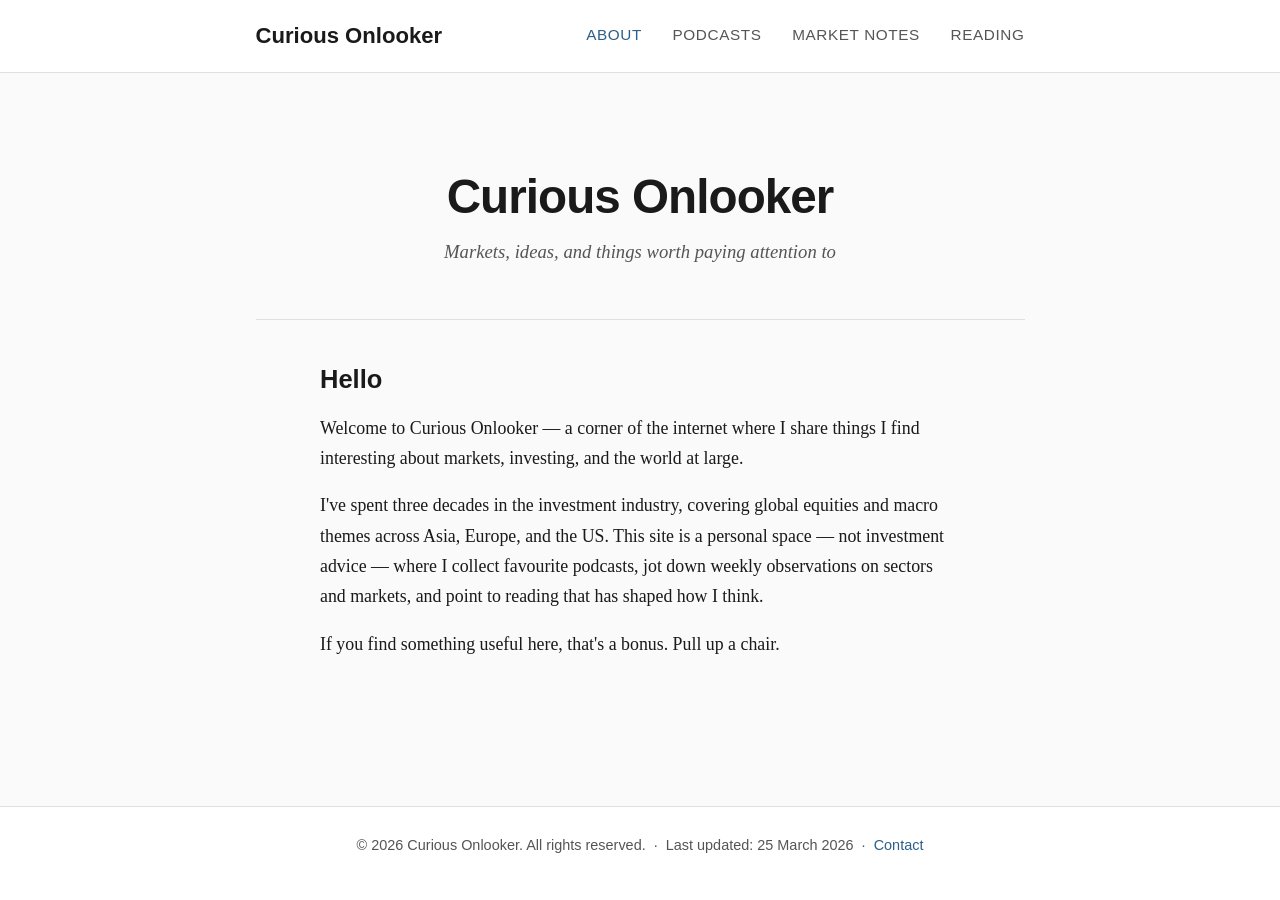
<file: index.html>
<!DOCTYPE html>
<html lang="en">
<head>
  <meta charset="UTF-8">
  <meta name="viewport" content="width=device-width, initial-scale=1.0">
  <title>Curious Onlooker</title>
  <link rel="stylesheet" href="css/style.css">
</head>
<body>
  <header>
    <div class="header-inner">
      <a href="index.html" class="site-title">Curious Onlooker</a>
      <button class="menu-toggle" aria-label="Menu">
        <span></span><span></span><span></span>
      </button>
      <nav>
        <ul>
          <li><a href="index.html" class="active">About</a></li>
          <li><a href="podcasts.html">Podcasts</a></li>
          <li><a href="market-notes.html">Market Notes</a></li>
          <li><a href="reading.html">Reading</a></li>
        </ul>
      </nav>
    </div>
  </header>

  <main>
    <div class="hero">
      <h1>Curious Onlooker</h1>
      <p class="tagline">Markets, ideas, and things worth paying attention to</p>
    </div>

    <div class="about-section">
      <h2>Hello</h2>
      <p>
        Welcome to Curious Onlooker &mdash; a corner of the internet where I share things I find
        interesting about markets, investing, and the world at large.
      </p>
      <p>
        I've spent three decades in the investment industry, covering global equities and macro themes
        across Asia, Europe, and the US. This site is a personal space &mdash; not investment advice &mdash;
        where I collect favourite podcasts, jot down weekly observations on sectors and markets,
        and point to reading that has shaped how I think.
      </p>
      <p>
        If you find something useful here, that's a bonus. Pull up a chair.
      </p>
    </div>
  </main>

  <footer>
    <p>&copy; 2026 Curious Onlooker. All rights reserved. &nbsp;&middot;&nbsp; Last updated: 25 March 2026 &nbsp;&middot;&nbsp; <a href="mailto:huanggongwu@gmail.com">Contact</a></p>
  </footer>

  <script src="js/main.js"></script>
</body>
</html>
</file>
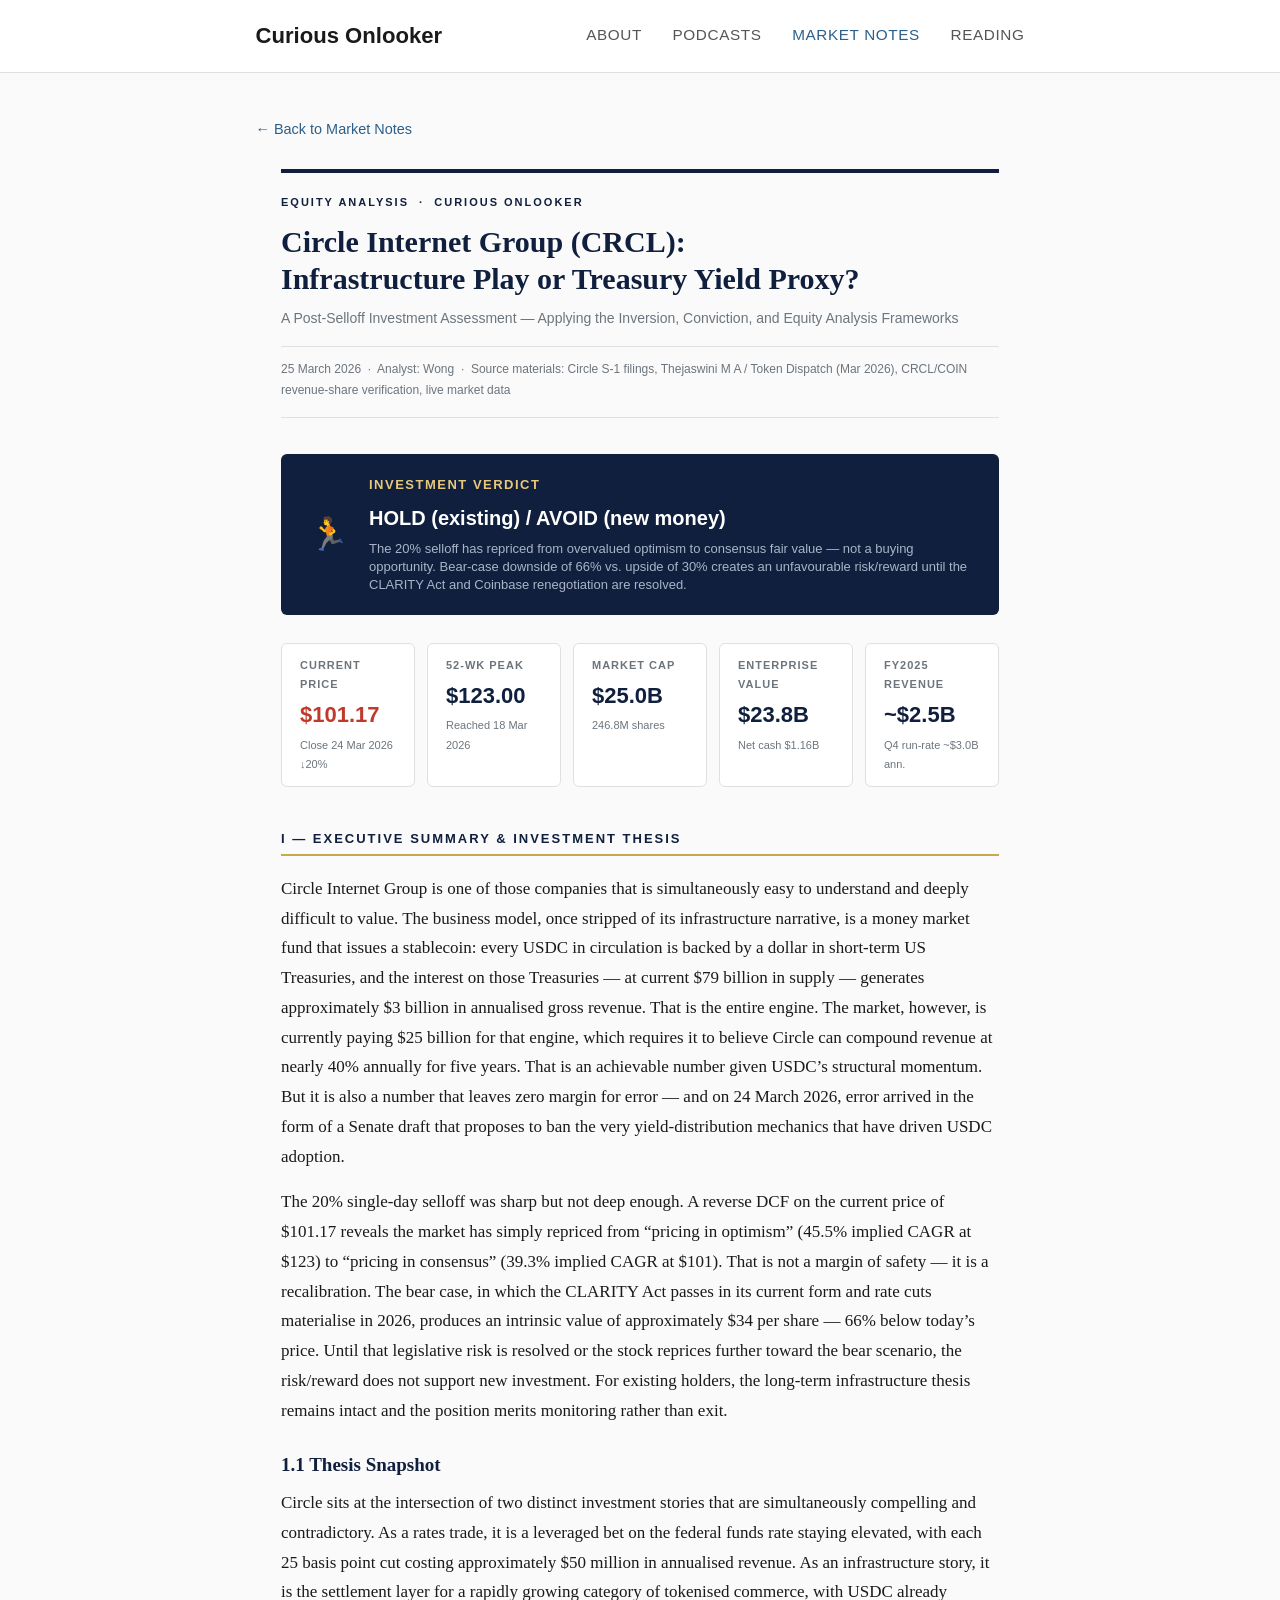
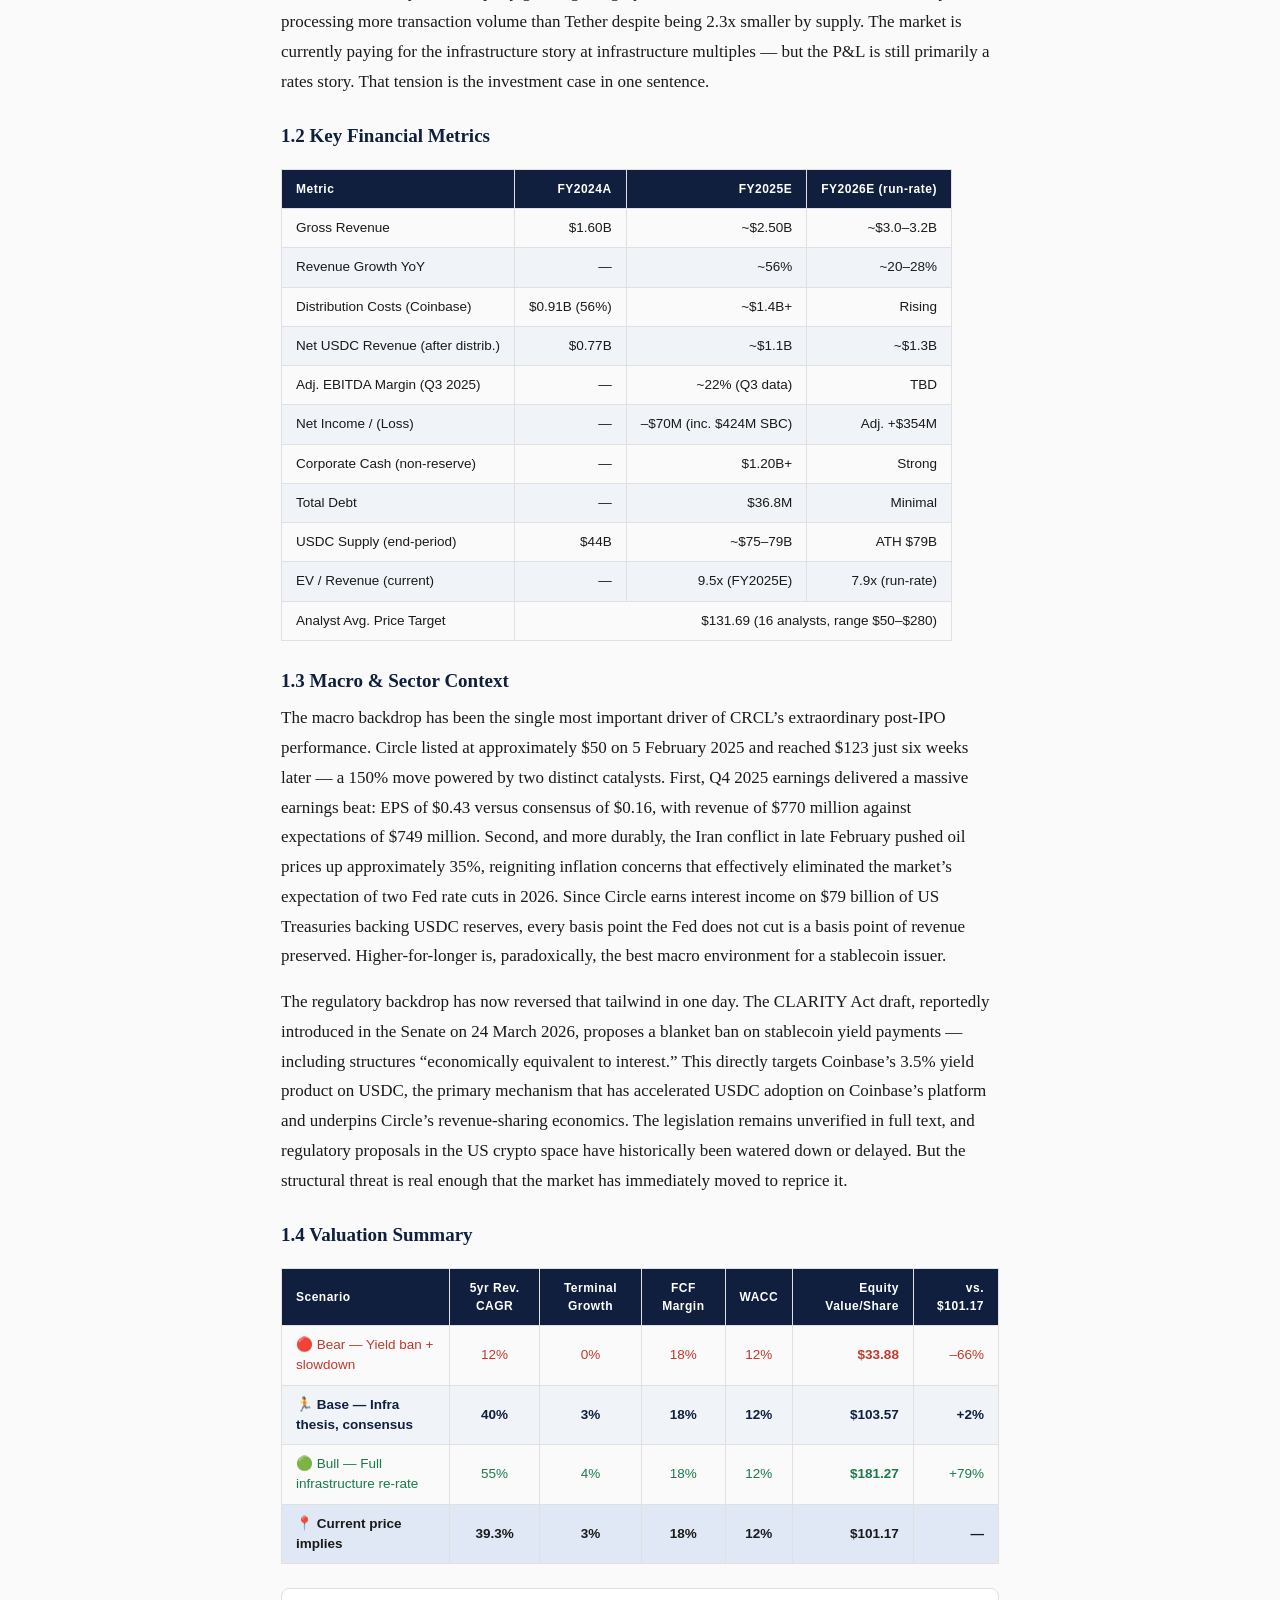
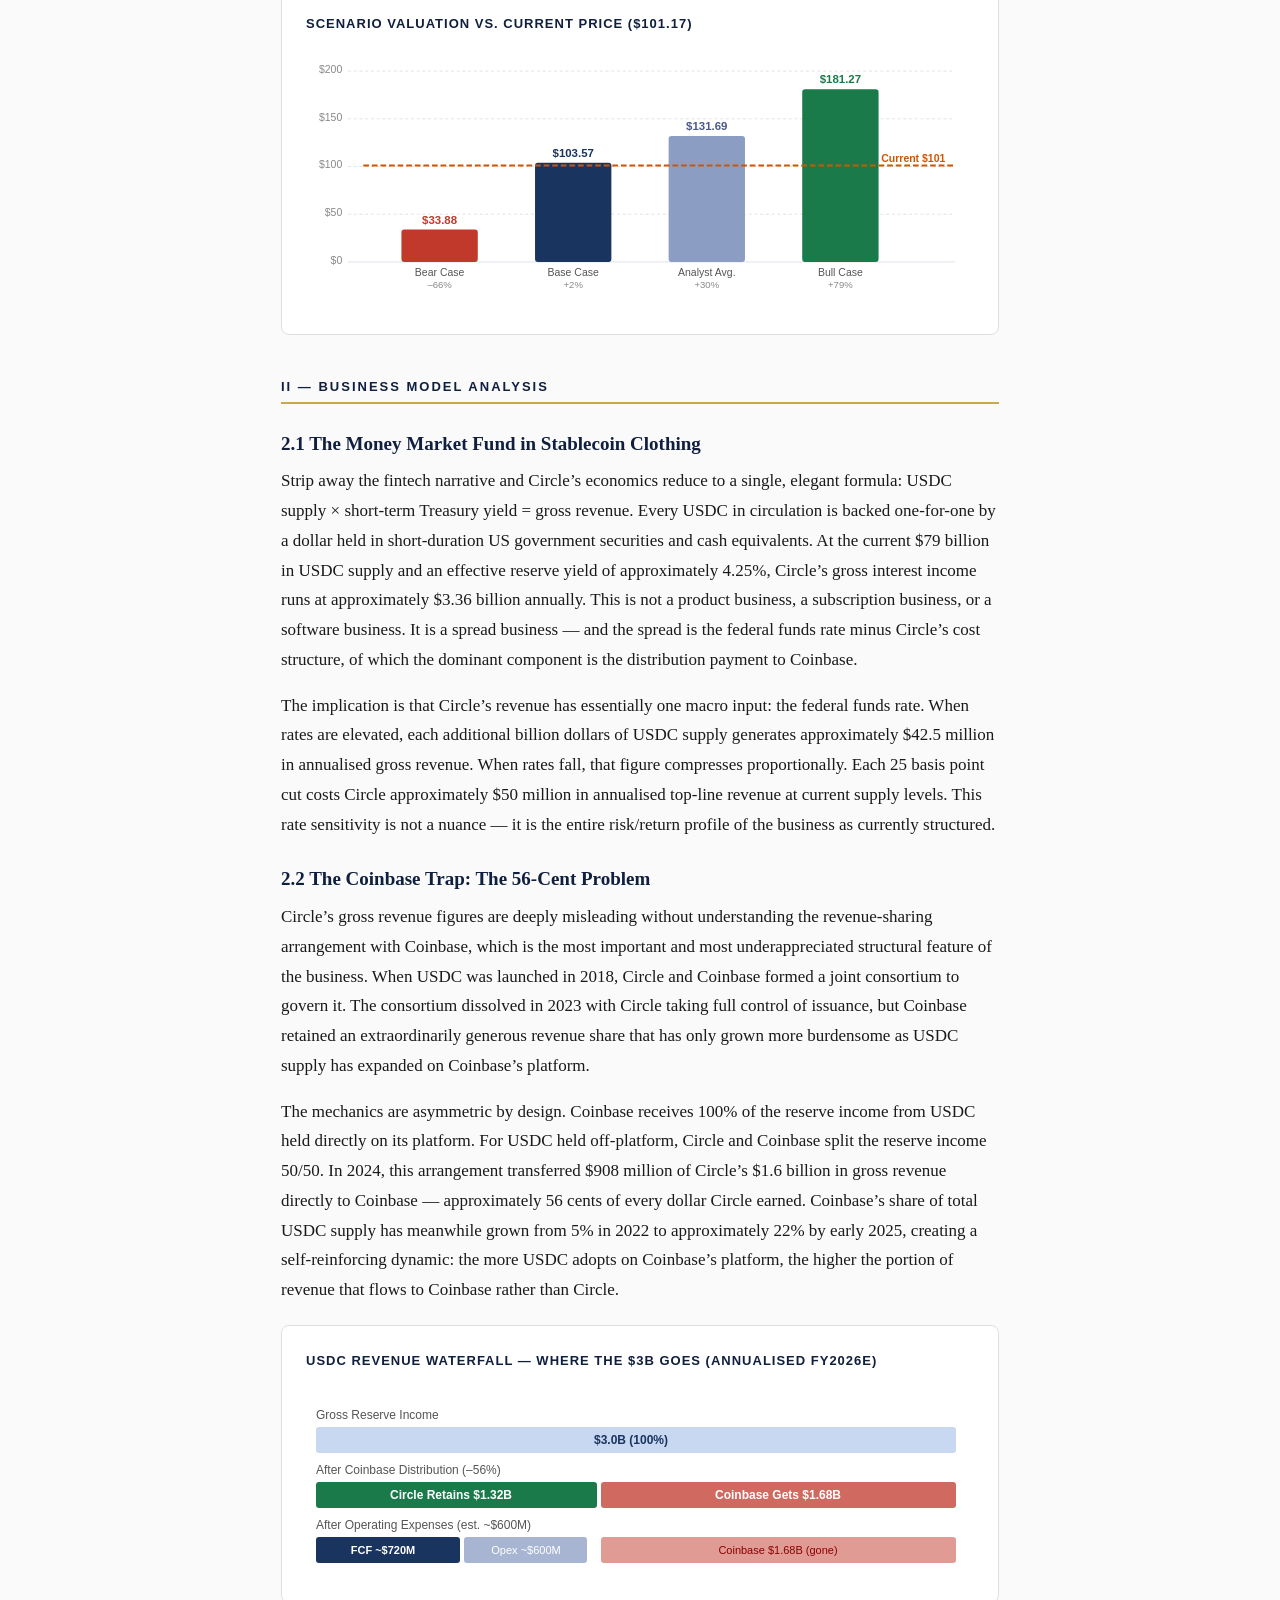
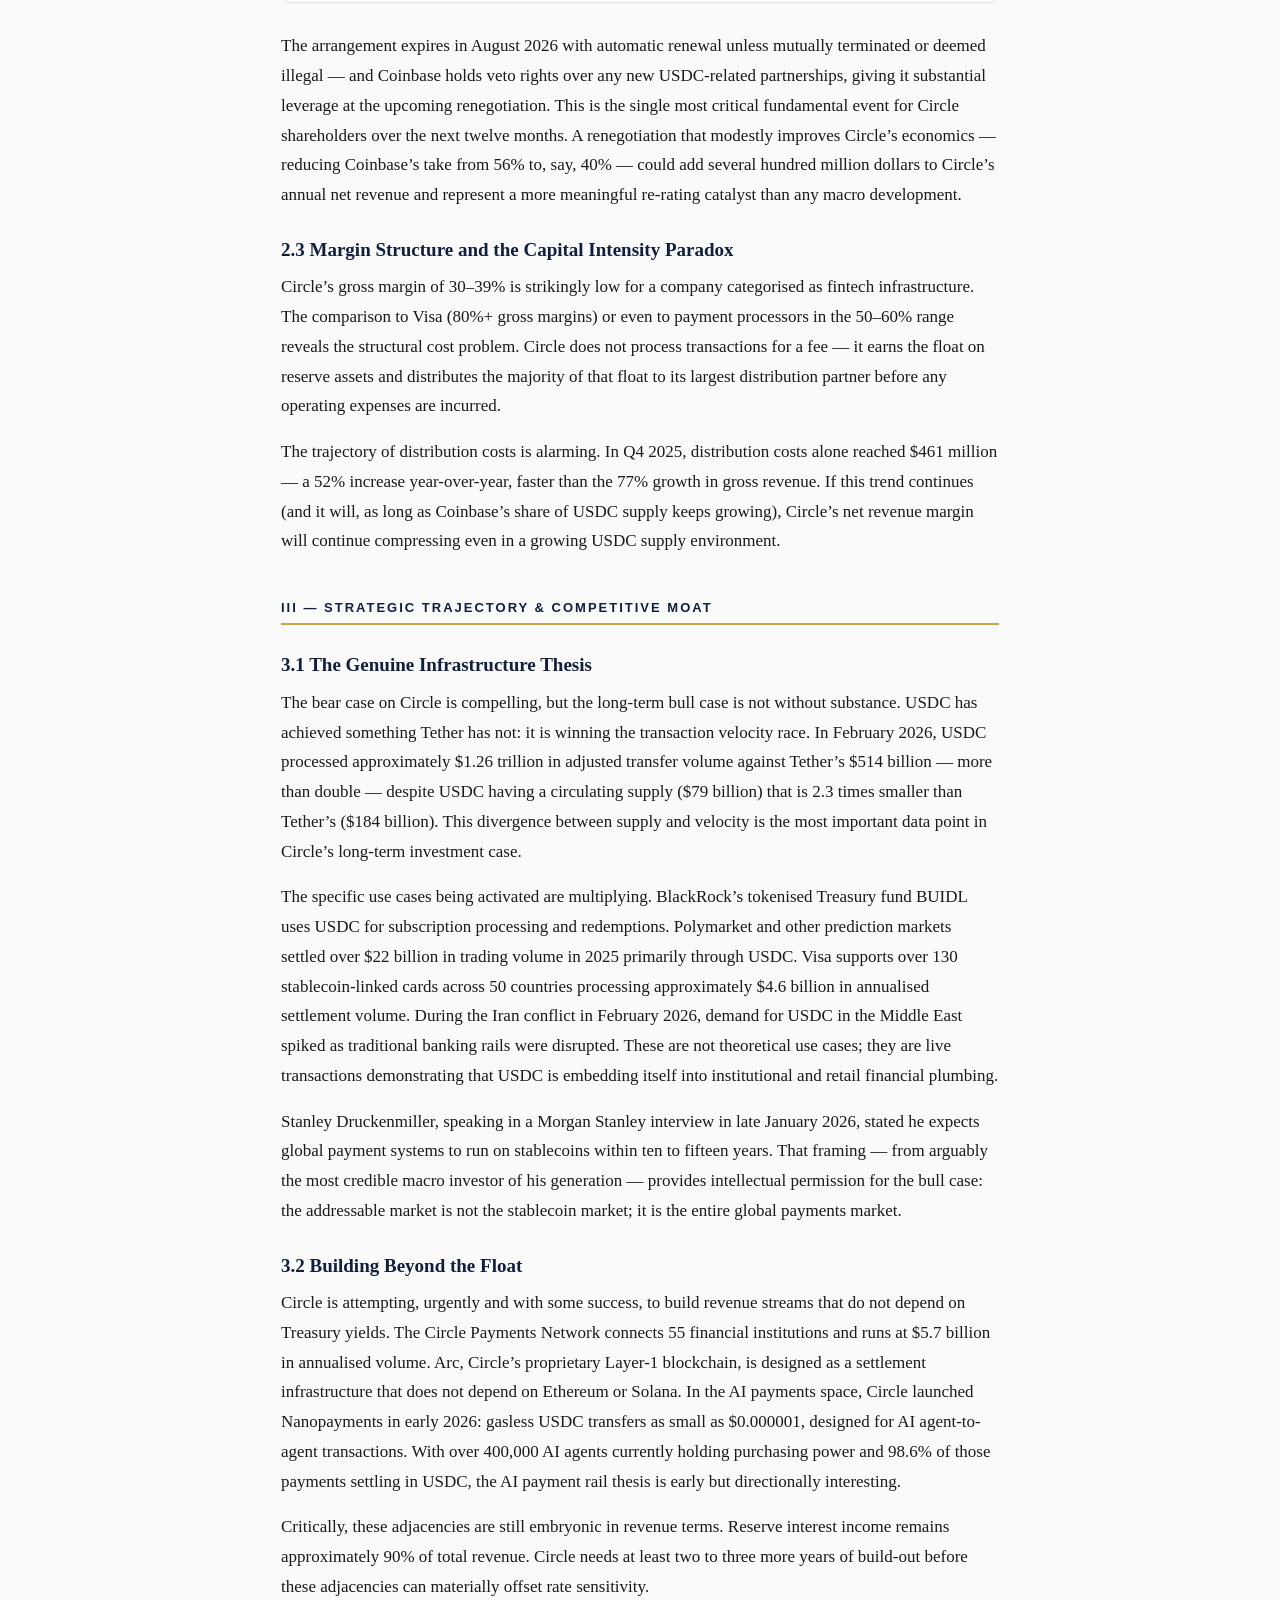
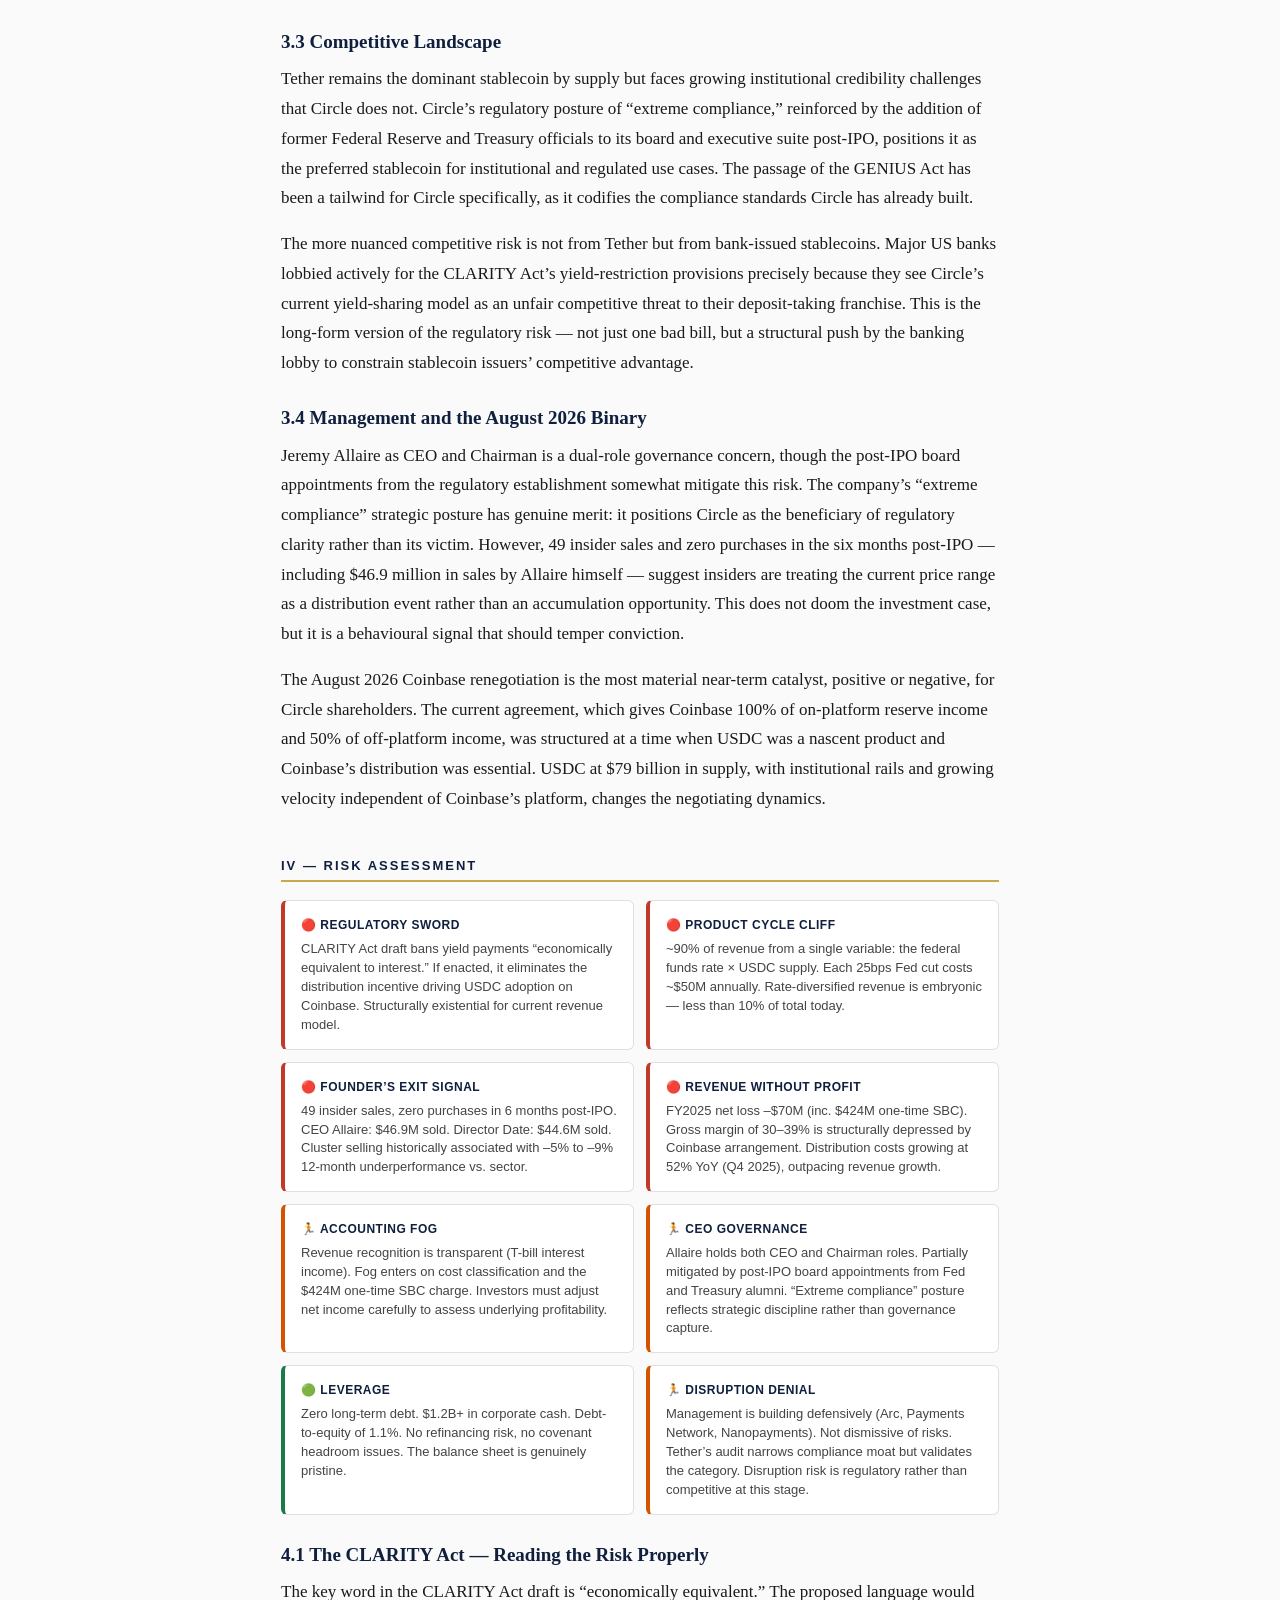
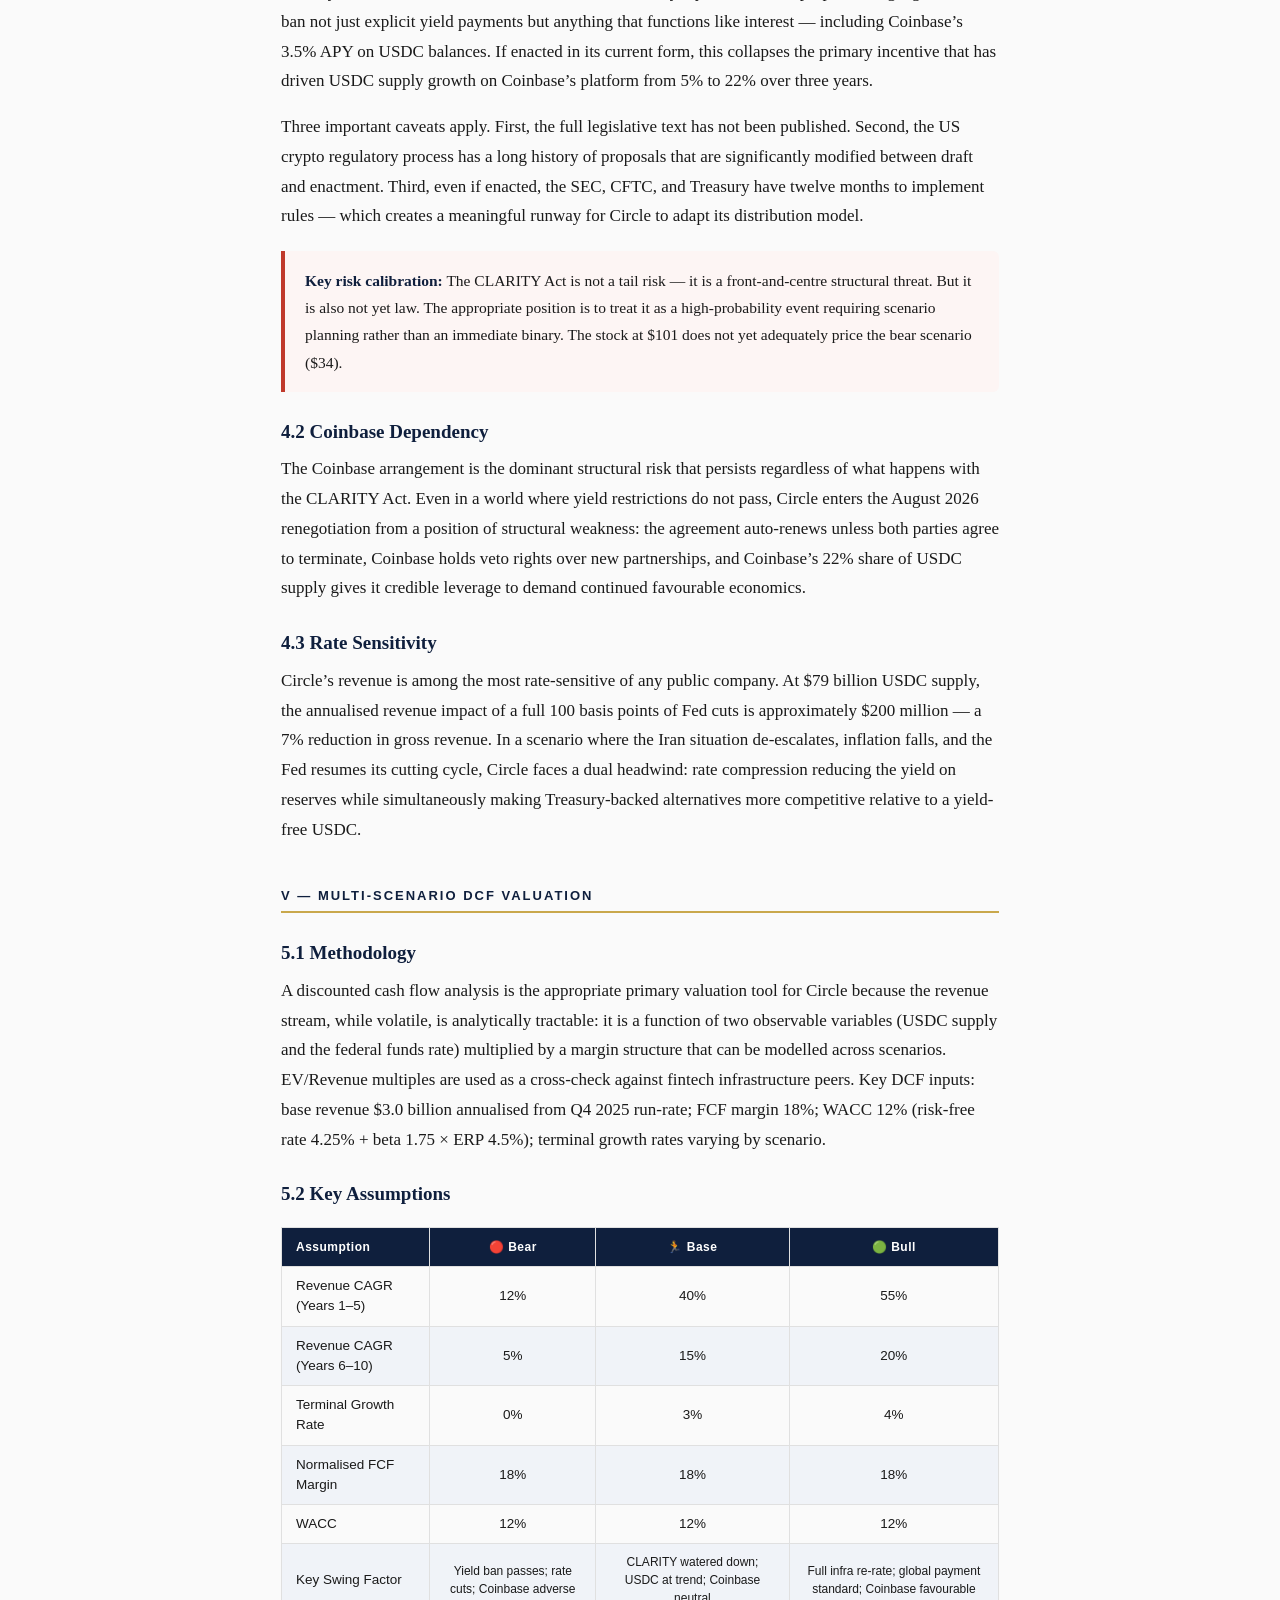
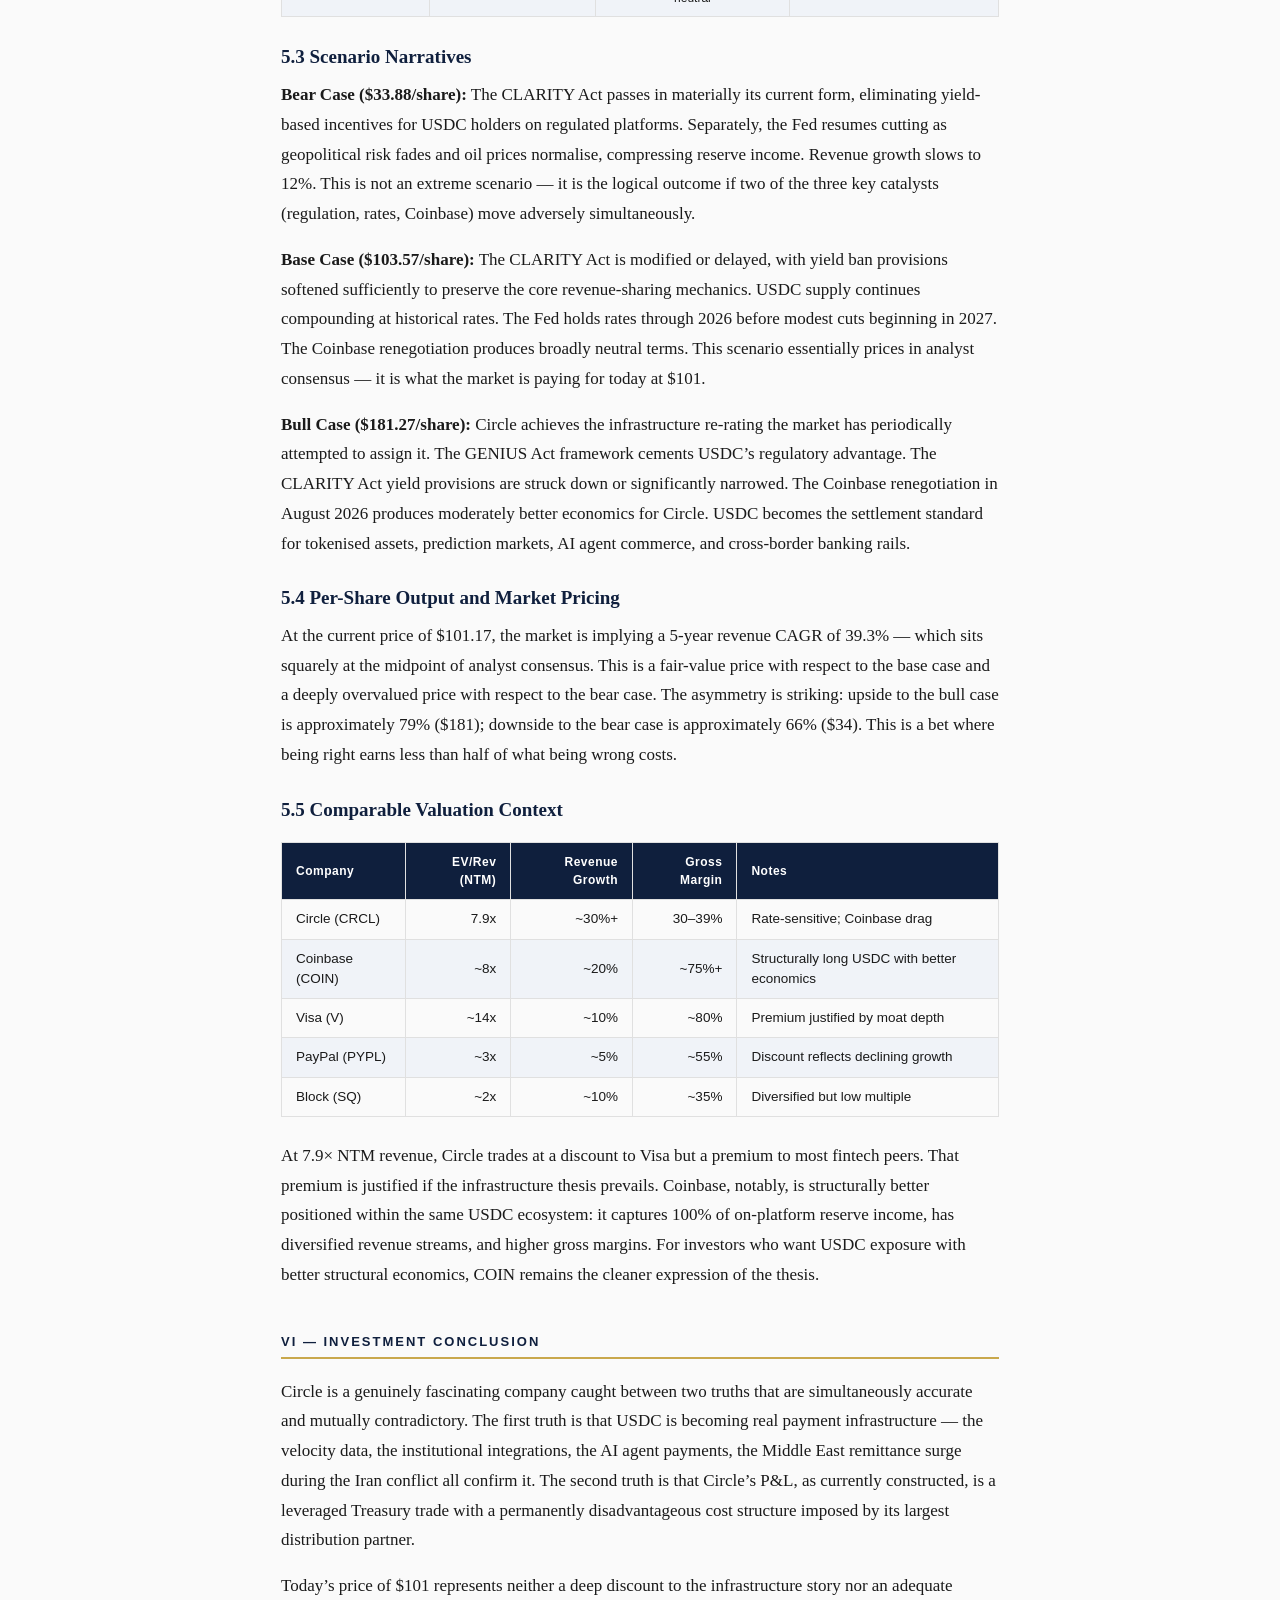
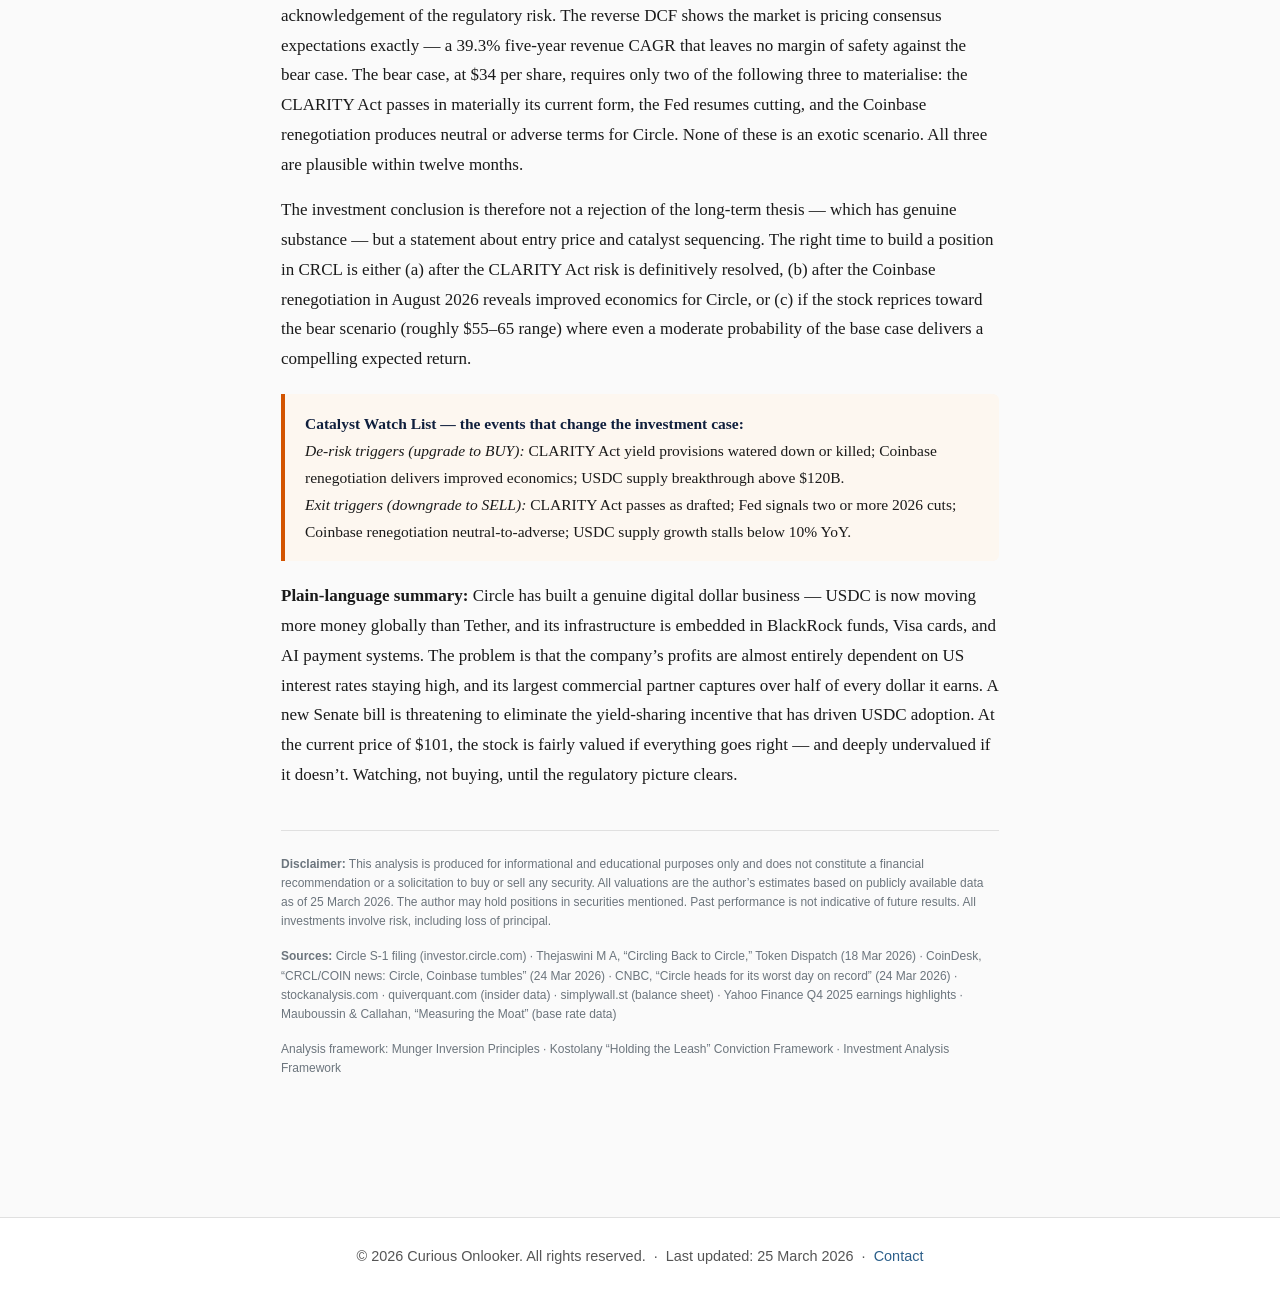
<file: circle-investment-assessment.html>
<!DOCTYPE html>
<html lang="en">
<head>
  <meta charset="UTF-8">
  <meta name="viewport" content="width=device-width, initial-scale=1.0">
  <title>Circle Internet Group (CRCL) &mdash; Curious Onlooker</title>
  <link rel="stylesheet" href="css/style.css">
  <style>
    :root {
      --navy: #0f1f3d;
      --navy-light: #1a3460;
      --gold: #c9a84c;
      --gold-light: #e8c97a;
      --cred: #c0392b;
      --camber: #d35400;
      --cgreen: #1a7a4a;
      --cmuted: #6c757d;
      --card-bg: #f0f3f8;
    }
    .crcl { max-width: 900px; margin: 0 auto; padding: 0 1.5rem 80px; font-family: Georgia, 'Times New Roman', serif; font-size: 17px; line-height: 1.75; }

    /* ARTICLE HEADER BAR */
    .crcl .header-bar { border-top: 4px solid var(--navy); border-bottom: 1px solid var(--border); padding: 20px 0 16px; margin-bottom: 36px; }
    .crcl .clabel-sm { font-family: 'Arial', sans-serif; font-size: 11px; font-weight: 700; letter-spacing: 2px; text-transform: uppercase; color: var(--navy); }
    .crcl h1 { font-size: 30px; font-weight: 700; color: var(--navy); line-height: 1.25; margin: 10px 0 8px; font-family: Georgia, serif; }
    .crcl .subtitle { font-family: 'Arial', sans-serif; font-size: 14px; color: var(--cmuted); margin-top: 4px; }
    .crcl .ameta { font-family: 'Arial', sans-serif; font-size: 12px; color: var(--cmuted); margin-top: 14px; padding-top: 12px; border-top: 1px solid var(--border); }

    /* VERDICT BANNER */
    .crcl .verdict-banner { background: var(--navy); color: #fff; border-radius: 6px; padding: 20px 28px; margin: 28px 0; display: flex; align-items: center; gap: 20px; }
    .crcl .verdict-badge { font-size: 32px; flex-shrink: 0; }
    .crcl .verdict-text { font-family: 'Arial', sans-serif; }
    .crcl .vtitle { font-size: 13px; font-weight: 700; letter-spacing: 1.5px; text-transform: uppercase; color: var(--gold-light); margin-bottom: 4px; }
    .crcl .vrating { font-size: 20px; font-weight: 700; color: #fff; margin-bottom: 4px; }
    .crcl .vsub { font-size: 13px; color: #aab4c8; line-height: 1.4; }

    /* PRICE CHIPS */
    .crcl .price-chips { display: flex; gap: 12px; flex-wrap: wrap; margin: 20px 0 28px; }
    .crcl .chip { background: #fff; border: 1px solid var(--border); border-radius: 6px; padding: 12px 18px; font-family: 'Arial', sans-serif; flex: 1; min-width: 120px; }
    .crcl .chip .clabel { font-size: 11px; color: var(--cmuted); font-weight: 600; text-transform: uppercase; letter-spacing: 1px; }
    .crcl .chip .cvalue { font-size: 22px; font-weight: 700; color: var(--navy); margin-top: 2px; }
    .crcl .chip .csub { font-size: 11px; color: var(--cmuted); margin-top: 1px; }
    .crcl .chip.red .cvalue { color: var(--cred); }
    .crcl .chip.green .cvalue { color: var(--cgreen); }
    .crcl .chip.amber .cvalue { color: var(--camber); }

    /* HEADINGS */
    .crcl h2 { font-family: 'Arial', sans-serif; font-size: 13px; font-weight: 700; letter-spacing: 2px; text-transform: uppercase; color: var(--navy); border-bottom: 2px solid var(--gold); padding-bottom: 6px; margin: 44px 0 18px; }
    .crcl h3 { font-family: Georgia, serif; font-size: 19px; font-weight: 700; color: var(--navy); margin: 28px 0 10px; }
    .crcl p { margin-bottom: 16px; }

    /* TABLES */
    .crcl table { width: 100%; border-collapse: collapse; margin: 20px 0 24px; font-family: 'Arial', sans-serif; font-size: 13.5px; }
    .crcl th { background: var(--navy); color: #fff; text-align: left; padding: 10px 14px; font-weight: 600; font-size: 12px; letter-spacing: 0.5px; }
    .crcl td { padding: 9px 14px; border-bottom: 1px solid var(--border); color: var(--text); vertical-align: middle; }
    .crcl tr:nth-child(even) td { background: var(--card-bg); }
    .crcl .td-right { text-align: right; font-variant-numeric: tabular-nums; }
    .crcl .td-center { text-align: center; }
    .crcl .bold-row td { font-weight: 700; background: #e0e8f5 !important; }
    .crcl .scenario-bear td { color: var(--cred); }
    .crcl .scenario-base td { color: var(--navy); font-weight: 600; }
    .crcl .scenario-bull td { color: var(--cgreen); }

    /* CHARTS */
    .crcl .chart-container { background: #fff; border: 1px solid var(--border); border-radius: 8px; padding: 24px; margin: 20px 0 28px; }
    .crcl .chart-title { font-family: 'Arial', sans-serif; font-size: 13px; font-weight: 700; color: var(--navy); margin-bottom: 16px; text-transform: uppercase; letter-spacing: 1px; }

    /* CALLOUT BOXES */
    .crcl .callout { border-left: 4px solid var(--gold); background: #fff; padding: 16px 20px; margin: 20px 0; border-radius: 0 6px 6px 0; font-size: 15.5px; }
    .crcl .callout.red { border-color: var(--cred); background: #fdf5f4; }
    .crcl .callout.green { border-color: var(--cgreen); background: #f3fbf6; }
    .crcl .callout.amber { border-color: var(--camber); background: #fdf7f0; }
    .crcl .callout strong { color: var(--navy); }

    /* RISK BADGES */
    .crcl .badge { display: inline-block; padding: 2px 8px; border-radius: 3px; font-size: 11px; font-weight: 700; font-family: 'Arial', sans-serif; letter-spacing: 0.5px; vertical-align: middle; margin-right: 4px; }
    .crcl .badge.red { background: #fde8e6; color: var(--cred); }
    .crcl .badge.amber { background: #fdf0e0; color: var(--camber); }
    .crcl .badge.green { background: #e8f8ee; color: var(--cgreen); }

    /* INVERSION GRID */
    .crcl .killer-grid { display: grid; grid-template-columns: 1fr 1fr; gap: 12px; margin: 16px 0 24px; }
    .crcl .killer-card { background: #fff; border: 1px solid var(--border); border-radius: 6px; padding: 14px 16px; font-family: 'Arial', sans-serif; font-size: 13px; }
    .crcl .killer-card.red { border-left: 4px solid var(--cred); }
    .crcl .killer-card.amber { border-left: 4px solid var(--camber); }
    .crcl .killer-card.green { border-left: 4px solid var(--cgreen); }
    .crcl .killer-title { font-weight: 700; color: var(--navy); font-size: 12px; text-transform: uppercase; letter-spacing: 0.5px; margin-bottom: 4px; }
    .crcl .killer-body { color: #444; line-height: 1.45; }

    /* ARTICLE DISCLAIMER */
    .crcl .afooter { border-top: 1px solid var(--border); padding-top: 24px; margin-top: 40px; font-family: 'Arial', sans-serif; font-size: 12px; color: var(--cmuted); line-height: 1.6; }

    /* RESPONSIVE */
    @media (max-width: 620px) {
      .crcl { font-size: 16px; padding: 0 1rem 60px; }
      .crcl h1 { font-size: 24px; }
      .crcl .killer-grid { grid-template-columns: 1fr; }
      .crcl .price-chips { flex-direction: column; }
      .crcl .verdict-banner { flex-direction: column; gap: 10px; }
    }
  </style>
</head>
<body>
  <header>
    <div class="header-inner">
      <a href="index.html" class="site-title">Curious Onlooker</a>
      <button class="menu-toggle" aria-label="Menu">
        <span></span><span></span><span></span>
      </button>
      <nav>
        <ul>
          <li><a href="index.html">About</a></li>
          <li><a href="podcasts.html">Podcasts</a></li>
          <li><a href="market-notes.html" class="active">Market Notes</a></li>
          <li><a href="reading.html">Reading</a></li>
        </ul>
      </nav>
    </div>
  </header>

  <main>
    <div class="article-nav">
      <a href="market-notes.html">&larr; Back to Market Notes</a>
    </div>

    <div class="crcl">

      <!-- HEADER -->
      <div class="header-bar">
        <div class="clabel-sm">Equity Analysis &nbsp;&middot;&nbsp; Curious Onlooker</div>
        <h1>Circle Internet Group (CRCL):<br>Infrastructure Play or Treasury Yield Proxy?</h1>
        <p class="subtitle">A Post-Selloff Investment Assessment &mdash; Applying the Inversion, Conviction, and Equity Analysis Frameworks</p>
        <div class="ameta">
          25 March 2026 &nbsp;&middot;&nbsp; Analyst: Wong &nbsp;&middot;&nbsp; Source materials: Circle S-1 filings, Thejaswini M A / Token Dispatch (Mar 2026), CRCL/COIN revenue-share verification, live market data
        </div>
      </div>

      <!-- VERDICT BANNER -->
      <div class="verdict-banner">
        <div class="verdict-badge">&#127939;</div>
        <div class="verdict-text">
          <div class="vtitle">Investment Verdict</div>
          <div class="vrating">HOLD (existing) / AVOID (new money)</div>
          <div class="vsub">The 20% selloff has repriced from overvalued optimism to consensus fair value &mdash; not a buying opportunity. Bear-case downside of 66% vs. upside of 30% creates an unfavourable risk/reward until the CLARITY Act and Coinbase renegotiation are resolved.</div>
        </div>
      </div>

      <!-- KEY METRICS CHIPS -->
      <div class="price-chips">
        <div class="chip red">
          <div class="clabel">Current Price</div>
          <div class="cvalue">$101.17</div>
          <div class="csub">Close 24 Mar 2026 &darr;20%</div>
        </div>
        <div class="chip">
          <div class="clabel">52-Wk Peak</div>
          <div class="cvalue">$123.00</div>
          <div class="csub">Reached 18 Mar 2026</div>
        </div>
        <div class="chip">
          <div class="clabel">Market Cap</div>
          <div class="cvalue">$25.0B</div>
          <div class="csub">246.8M shares</div>
        </div>
        <div class="chip">
          <div class="clabel">Enterprise Value</div>
          <div class="cvalue">$23.8B</div>
          <div class="csub">Net cash $1.16B</div>
        </div>
        <div class="chip">
          <div class="clabel">FY2025 Revenue</div>
          <div class="cvalue">~$2.5B</div>
          <div class="csub">Q4 run-rate ~$3.0B ann.</div>
        </div>
      </div>

      <!-- SECTION I -->
      <h2>I &mdash; Executive Summary &amp; Investment Thesis</h2>

      <p>Circle Internet Group is one of those companies that is simultaneously easy to understand and deeply difficult to value. The business model, once stripped of its infrastructure narrative, is a money market fund that issues a stablecoin: every USDC in circulation is backed by a dollar in short-term US Treasuries, and the interest on those Treasuries &mdash; at current $79 billion in supply &mdash; generates approximately $3 billion in annualised gross revenue. That is the entire engine. The market, however, is currently paying $25 billion for that engine, which requires it to believe Circle can compound revenue at nearly 40% annually for five years. That is an achievable number given USDC&rsquo;s structural momentum. But it is also a number that leaves zero margin for error &mdash; and on 24 March 2026, error arrived in the form of a Senate draft that proposes to ban the very yield-distribution mechanics that have driven USDC adoption.</p>

      <p>The 20% single-day selloff was sharp but not deep enough. A reverse DCF on the current price of $101.17 reveals the market has simply repriced from &ldquo;pricing in optimism&rdquo; (45.5% implied CAGR at $123) to &ldquo;pricing in consensus&rdquo; (39.3% implied CAGR at $101). That is not a margin of safety &mdash; it is a recalibration. The bear case, in which the CLARITY Act passes in its current form and rate cuts materialise in 2026, produces an intrinsic value of approximately $34 per share &mdash; 66% below today&rsquo;s price. Until that legislative risk is resolved or the stock reprices further toward the bear scenario, the risk/reward does not support new investment. For existing holders, the long-term infrastructure thesis remains intact and the position merits monitoring rather than exit.</p>

      <h3>1.1 Thesis Snapshot</h3>
      <p>Circle sits at the intersection of two distinct investment stories that are simultaneously compelling and contradictory. As a rates trade, it is a leveraged bet on the federal funds rate staying elevated, with each 25 basis point cut costing approximately $50 million in annualised revenue. As an infrastructure story, it is the settlement layer for a rapidly growing category of tokenised commerce, with USDC already processing more transaction volume than Tether despite being 2.3x smaller by supply. The market is currently paying for the infrastructure story at infrastructure multiples &mdash; but the P&amp;L is still primarily a rates story. That tension is the investment case in one sentence.</p>

      <h3>1.2 Key Financial Metrics</h3>
      <table>
        <thead>
          <tr>
            <th>Metric</th>
            <th class="td-right">FY2024A</th>
            <th class="td-right">FY2025E</th>
            <th class="td-right">FY2026E (run-rate)</th>
          </tr>
        </thead>
        <tbody>
          <tr><td>Gross Revenue</td><td class="td-right">$1.60B</td><td class="td-right">~$2.50B</td><td class="td-right">~$3.0&ndash;3.2B</td></tr>
          <tr><td>Revenue Growth YoY</td><td class="td-right">&mdash;</td><td class="td-right">~56%</td><td class="td-right">~20&ndash;28%</td></tr>
          <tr><td>Distribution Costs (Coinbase)</td><td class="td-right">$0.91B (56%)</td><td class="td-right">~$1.4B+</td><td class="td-right">Rising</td></tr>
          <tr><td>Net USDC Revenue (after distrib.)</td><td class="td-right">$0.77B</td><td class="td-right">~$1.1B</td><td class="td-right">~$1.3B</td></tr>
          <tr><td>Adj. EBITDA Margin (Q3 2025)</td><td class="td-right">&mdash;</td><td class="td-right">~22% (Q3 data)</td><td class="td-right">TBD</td></tr>
          <tr><td>Net Income / (Loss)</td><td class="td-right">&mdash;</td><td class="td-right">&ndash;$70M (inc. $424M SBC)</td><td class="td-right">Adj. +$354M</td></tr>
          <tr><td>Corporate Cash (non-reserve)</td><td class="td-right">&mdash;</td><td class="td-right">$1.20B+</td><td class="td-right">Strong</td></tr>
          <tr><td>Total Debt</td><td class="td-right">&mdash;</td><td class="td-right">$36.8M</td><td class="td-right">Minimal</td></tr>
          <tr><td>USDC Supply (end-period)</td><td class="td-right">$44B</td><td class="td-right">~$75&ndash;79B</td><td class="td-right">ATH $79B</td></tr>
          <tr><td>EV / Revenue (current)</td><td class="td-right">&mdash;</td><td class="td-right">9.5x (FY2025E)</td><td class="td-right">7.9x (run-rate)</td></tr>
          <tr><td>Analyst Avg. Price Target</td><td class="td-right" colspan="3">$131.69 (16 analysts, range $50&ndash;$280)</td></tr>
        </tbody>
      </table>

      <h3>1.3 Macro &amp; Sector Context</h3>
      <p>The macro backdrop has been the single most important driver of CRCL&rsquo;s extraordinary post-IPO performance. Circle listed at approximately $50 on 5 February 2025 and reached $123 just six weeks later &mdash; a 150% move powered by two distinct catalysts. First, Q4 2025 earnings delivered a massive earnings beat: EPS of $0.43 versus consensus of $0.16, with revenue of $770 million against expectations of $749 million. Second, and more durably, the Iran conflict in late February pushed oil prices up approximately 35%, reigniting inflation concerns that effectively eliminated the market&rsquo;s expectation of two Fed rate cuts in 2026. Since Circle earns interest income on $79 billion of US Treasuries backing USDC reserves, every basis point the Fed does not cut is a basis point of revenue preserved. Higher-for-longer is, paradoxically, the best macro environment for a stablecoin issuer.</p>

      <p>The regulatory backdrop has now reversed that tailwind in one day. The CLARITY Act draft, reportedly introduced in the Senate on 24 March 2026, proposes a blanket ban on stablecoin yield payments &mdash; including structures &ldquo;economically equivalent to interest.&rdquo; This directly targets Coinbase&rsquo;s 3.5% yield product on USDC, the primary mechanism that has accelerated USDC adoption on Coinbase&rsquo;s platform and underpins Circle&rsquo;s revenue-sharing economics. The legislation remains unverified in full text, and regulatory proposals in the US crypto space have historically been watered down or delayed. But the structural threat is real enough that the market has immediately moved to reprice it.</p>

      <h3>1.4 Valuation Summary</h3>
      <table>
        <thead>
          <tr>
            <th>Scenario</th>
            <th class="td-center">5yr Rev. CAGR</th>
            <th class="td-center">Terminal Growth</th>
            <th class="td-center">FCF Margin</th>
            <th class="td-center">WACC</th>
            <th class="td-right">Equity Value/Share</th>
            <th class="td-right">vs. $101.17</th>
          </tr>
        </thead>
        <tbody>
          <tr class="scenario-bear">
            <td>&#128308; Bear &mdash; Yield ban + slowdown</td>
            <td class="td-center">12%</td><td class="td-center">0%</td><td class="td-center">18%</td><td class="td-center">12%</td>
            <td class="td-right"><strong>$33.88</strong></td><td class="td-right">&ndash;66%</td>
          </tr>
          <tr class="scenario-base">
            <td>&#127939; Base &mdash; Infra thesis, consensus</td>
            <td class="td-center">40%</td><td class="td-center">3%</td><td class="td-center">18%</td><td class="td-center">12%</td>
            <td class="td-right"><strong>$103.57</strong></td><td class="td-right">+2%</td>
          </tr>
          <tr class="scenario-bull">
            <td>&#128994; Bull &mdash; Full infrastructure re-rate</td>
            <td class="td-center">55%</td><td class="td-center">4%</td><td class="td-center">18%</td><td class="td-center">12%</td>
            <td class="td-right"><strong>$181.27</strong></td><td class="td-right">+79%</td>
          </tr>
          <tr class="bold-row">
            <td>&#128205; Current price implies</td>
            <td class="td-center"><strong>39.3%</strong></td><td class="td-center">3%</td><td class="td-center">18%</td><td class="td-center">12%</td>
            <td class="td-right"><strong>$101.17</strong></td><td class="td-right">&mdash;</td>
          </tr>
        </tbody>
      </table>

      <!-- SCENARIO CHART -->
      <div class="chart-container">
        <div class="chart-title">Scenario Valuation vs. Current Price ($101.17)</div>
        <svg viewBox="0 0 700 260" xmlns="http://www.w3.org/2000/svg" style="width:100%;max-width:700px;">
          <text x="38" y="222" font-size="11" fill="#888" font-family="Arial" text-anchor="end">$0</text>
          <text x="38" y="172" font-size="11" fill="#888" font-family="Arial" text-anchor="end">$50</text>
          <text x="38" y="122" font-size="11" fill="#888" font-family="Arial" text-anchor="end">$100</text>
          <text x="38" y="72" font-size="11" fill="#888" font-family="Arial" text-anchor="end">$150</text>
          <text x="38" y="22" font-size="11" fill="#888" font-family="Arial" text-anchor="end">$200</text>
          <line x1="44" y1="220" x2="680" y2="220" stroke="#dde1e7" stroke-width="1"/>
          <line x1="44" y1="170" x2="680" y2="170" stroke="#dde1e7" stroke-width="1" stroke-dasharray="3,3"/>
          <line x1="44" y1="120" x2="680" y2="120" stroke="#dde1e7" stroke-width="1" stroke-dasharray="3,3"/>
          <line x1="44" y1="70" x2="680" y2="70" stroke="#dde1e7" stroke-width="1" stroke-dasharray="3,3"/>
          <line x1="44" y1="20" x2="680" y2="20" stroke="#dde1e7" stroke-width="1" stroke-dasharray="3,3"/>
          <rect x="100" y="186" width="80" height="34" fill="#c0392b" rx="3"/>
          <text x="140" y="180" font-size="12" fill="#c0392b" font-family="Arial" font-weight="bold" text-anchor="middle">$33.88</text>
          <text x="140" y="235" font-size="11" fill="#555" font-family="Arial" text-anchor="middle">Bear Case</text>
          <text x="140" y="247" font-size="10" fill="#888" font-family="Arial" text-anchor="middle">&ndash;66%</text>
          <rect x="240" y="116" width="80" height="104" fill="#1a3460" rx="3"/>
          <text x="280" y="110" font-size="12" fill="#1a3460" font-family="Arial" font-weight="bold" text-anchor="middle">$103.57</text>
          <text x="280" y="235" font-size="11" fill="#555" font-family="Arial" text-anchor="middle">Base Case</text>
          <text x="280" y="247" font-size="10" fill="#888" font-family="Arial" text-anchor="middle">+2%</text>
          <rect x="380" y="88" width="80" height="132" fill="#8b9dc3" rx="3"/>
          <text x="420" y="82" font-size="12" fill="#4a5a8a" font-family="Arial" font-weight="bold" text-anchor="middle">$131.69</text>
          <text x="420" y="235" font-size="11" fill="#555" font-family="Arial" text-anchor="middle">Analyst Avg.</text>
          <text x="420" y="247" font-size="10" fill="#888" font-family="Arial" text-anchor="middle">+30%</text>
          <rect x="520" y="39" width="80" height="181" fill="#1a7a4a" rx="3"/>
          <text x="560" y="33" font-size="12" fill="#1a7a4a" font-family="Arial" font-weight="bold" text-anchor="middle">$181.27</text>
          <text x="560" y="235" font-size="11" fill="#555" font-family="Arial" text-anchor="middle">Bull Case</text>
          <text x="560" y="247" font-size="10" fill="#888" font-family="Arial" text-anchor="middle">+79%</text>
          <line x1="60" y1="119" x2="680" y2="119" stroke="#d35400" stroke-width="2" stroke-dasharray="6,3"/>
          <text x="670" y="115" font-size="11" fill="#d35400" font-family="Arial" font-weight="bold" text-anchor="end">Current $101</text>
        </svg>
      </div>

      <!-- SECTION II -->
      <h2>II &mdash; Business Model Analysis</h2>

      <h3>2.1 The Money Market Fund in Stablecoin Clothing</h3>
      <p>Strip away the fintech narrative and Circle&rsquo;s economics reduce to a single, elegant formula: USDC supply &times; short-term Treasury yield = gross revenue. Every USDC in circulation is backed one-for-one by a dollar held in short-duration US government securities and cash equivalents. At the current $79 billion in USDC supply and an effective reserve yield of approximately 4.25%, Circle&rsquo;s gross interest income runs at approximately $3.36 billion annually. This is not a product business, a subscription business, or a software business. It is a spread business &mdash; and the spread is the federal funds rate minus Circle&rsquo;s cost structure, of which the dominant component is the distribution payment to Coinbase.</p>

      <p>The implication is that Circle&rsquo;s revenue has essentially one macro input: the federal funds rate. When rates are elevated, each additional billion dollars of USDC supply generates approximately $42.5 million in annualised gross revenue. When rates fall, that figure compresses proportionally. Each 25 basis point cut costs Circle approximately $50 million in annualised top-line revenue at current supply levels. This rate sensitivity is not a nuance &mdash; it is the entire risk/return profile of the business as currently structured.</p>

      <h3>2.2 The Coinbase Trap: The 56-Cent Problem</h3>
      <p>Circle&rsquo;s gross revenue figures are deeply misleading without understanding the revenue-sharing arrangement with Coinbase, which is the most important and most underappreciated structural feature of the business. When USDC was launched in 2018, Circle and Coinbase formed a joint consortium to govern it. The consortium dissolved in 2023 with Circle taking full control of issuance, but Coinbase retained an extraordinarily generous revenue share that has only grown more burdensome as USDC supply has expanded on Coinbase&rsquo;s platform.</p>

      <p>The mechanics are asymmetric by design. Coinbase receives 100% of the reserve income from USDC held directly on its platform. For USDC held off-platform, Circle and Coinbase split the reserve income 50/50. In 2024, this arrangement transferred $908 million of Circle&rsquo;s $1.6 billion in gross revenue directly to Coinbase &mdash; approximately 56 cents of every dollar Circle earned. Coinbase&rsquo;s share of total USDC supply has meanwhile grown from 5% in 2022 to approximately 22% by early 2025, creating a self-reinforcing dynamic: the more USDC adopts on Coinbase&rsquo;s platform, the higher the portion of revenue that flows to Coinbase rather than Circle.</p>

      <!-- REVENUE WATERFALL CHART -->
      <div class="chart-container">
        <div class="chart-title">USDC Revenue Waterfall &mdash; Where the $3B Goes (Annualised FY2026E)</div>
        <svg viewBox="0 0 660 180" xmlns="http://www.w3.org/2000/svg" style="width:100%;max-width:660px;">
          <text x="10" y="30" font-size="12" fill="#555" font-family="Arial">Gross Reserve Income</text>
          <rect x="10" y="38" width="640" height="26" fill="#c8d8f0" rx="3"/>
          <text x="325" y="55" font-size="12" fill="#1a3460" font-family="Arial" font-weight="bold" text-anchor="middle">$3.0B (100%)</text>
          <text x="10" y="85" font-size="12" fill="#555" font-family="Arial">After Coinbase Distribution (&ndash;56%)</text>
          <rect x="10" y="93" width="281" height="26" fill="#1a7a4a" rx="3"/>
          <text x="145" y="110" font-size="12" fill="white" font-family="Arial" font-weight="bold" text-anchor="middle">Circle Retains $1.32B</text>
          <rect x="295" y="93" width="355" height="26" fill="#c0392b" rx="3" opacity="0.75"/>
          <text x="472" y="110" font-size="12" fill="white" font-family="Arial" font-weight="bold" text-anchor="middle">Coinbase Gets $1.68B</text>
          <text x="10" y="140" font-size="12" fill="#555" font-family="Arial">After Operating Expenses (est. ~$600M)</text>
          <rect x="10" y="148" width="144" height="26" fill="#1a3460" rx="3"/>
          <text x="77" y="165" font-size="11" fill="white" font-family="Arial" font-weight="bold" text-anchor="middle">FCF ~$720M</text>
          <rect x="158" y="148" width="123" height="26" fill="#8b9dc3" rx="3" opacity="0.75"/>
          <text x="220" y="165" font-size="11" fill="white" font-family="Arial" text-anchor="middle">Opex ~$600M</text>
          <rect x="295" y="148" width="355" height="26" fill="#c0392b" rx="3" opacity="0.5"/>
          <text x="472" y="165" font-size="11" fill="#8b0000" font-family="Arial" text-anchor="middle">Coinbase $1.68B (gone)</text>
        </svg>
      </div>

      <p>The arrangement expires in August 2026 with automatic renewal unless mutually terminated or deemed illegal &mdash; and Coinbase holds veto rights over any new USDC-related partnerships, giving it substantial leverage at the upcoming renegotiation. This is the single most critical fundamental event for Circle shareholders over the next twelve months. A renegotiation that modestly improves Circle&rsquo;s economics &mdash; reducing Coinbase&rsquo;s take from 56% to, say, 40% &mdash; could add several hundred million dollars to Circle&rsquo;s annual net revenue and represent a more meaningful re-rating catalyst than any macro development.</p>

      <h3>2.3 Margin Structure and the Capital Intensity Paradox</h3>
      <p>Circle&rsquo;s gross margin of 30&ndash;39% is strikingly low for a company categorised as fintech infrastructure. The comparison to Visa (80%+ gross margins) or even to payment processors in the 50&ndash;60% range reveals the structural cost problem. Circle does not process transactions for a fee &mdash; it earns the float on reserve assets and distributes the majority of that float to its largest distribution partner before any operating expenses are incurred.</p>

      <p>The trajectory of distribution costs is alarming. In Q4 2025, distribution costs alone reached $461 million &mdash; a 52% increase year-over-year, faster than the 77% growth in gross revenue. If this trend continues (and it will, as long as Coinbase&rsquo;s share of USDC supply keeps growing), Circle&rsquo;s net revenue margin will continue compressing even in a growing USDC supply environment.</p>

      <!-- SECTION III -->
      <h2>III &mdash; Strategic Trajectory &amp; Competitive Moat</h2>

      <h3>3.1 The Genuine Infrastructure Thesis</h3>
      <p>The bear case on Circle is compelling, but the long-term bull case is not without substance. USDC has achieved something Tether has not: it is winning the transaction velocity race. In February 2026, USDC processed approximately $1.26 trillion in adjusted transfer volume against Tether&rsquo;s $514 billion &mdash; more than double &mdash; despite USDC having a circulating supply ($79 billion) that is 2.3 times smaller than Tether&rsquo;s ($184 billion). This divergence between supply and velocity is the most important data point in Circle&rsquo;s long-term investment case.</p>

      <p>The specific use cases being activated are multiplying. BlackRock&rsquo;s tokenised Treasury fund BUIDL uses USDC for subscription processing and redemptions. Polymarket and other prediction markets settled over $22 billion in trading volume in 2025 primarily through USDC. Visa supports over 130 stablecoin-linked cards across 50 countries processing approximately $4.6 billion in annualised settlement volume. During the Iran conflict in February 2026, demand for USDC in the Middle East spiked as traditional banking rails were disrupted. These are not theoretical use cases; they are live transactions demonstrating that USDC is embedding itself into institutional and retail financial plumbing.</p>

      <p>Stanley Druckenmiller, speaking in a Morgan Stanley interview in late January 2026, stated he expects global payment systems to run on stablecoins within ten to fifteen years. That framing &mdash; from arguably the most credible macro investor of his generation &mdash; provides intellectual permission for the bull case: the addressable market is not the stablecoin market; it is the entire global payments market.</p>

      <h3>3.2 Building Beyond the Float</h3>
      <p>Circle is attempting, urgently and with some success, to build revenue streams that do not depend on Treasury yields. The Circle Payments Network connects 55 financial institutions and runs at $5.7 billion in annualised volume. Arc, Circle&rsquo;s proprietary Layer-1 blockchain, is designed as a settlement infrastructure that does not depend on Ethereum or Solana. In the AI payments space, Circle launched Nanopayments in early 2026: gasless USDC transfers as small as $0.000001, designed for AI agent-to-agent transactions. With over 400,000 AI agents currently holding purchasing power and 98.6% of those payments settling in USDC, the AI payment rail thesis is early but directionally interesting.</p>

      <p>Critically, these adjacencies are still embryonic in revenue terms. Reserve interest income remains approximately 90% of total revenue. Circle needs at least two to three more years of build-out before these adjacencies can materially offset rate sensitivity.</p>

      <h3>3.3 Competitive Landscape</h3>
      <p>Tether remains the dominant stablecoin by supply but faces growing institutional credibility challenges that Circle does not. Circle&rsquo;s regulatory posture of &ldquo;extreme compliance,&rdquo; reinforced by the addition of former Federal Reserve and Treasury officials to its board and executive suite post-IPO, positions it as the preferred stablecoin for institutional and regulated use cases. The passage of the GENIUS Act has been a tailwind for Circle specifically, as it codifies the compliance standards Circle has already built.</p>

      <p>The more nuanced competitive risk is not from Tether but from bank-issued stablecoins. Major US banks lobbied actively for the CLARITY Act&rsquo;s yield-restriction provisions precisely because they see Circle&rsquo;s current yield-sharing model as an unfair competitive threat to their deposit-taking franchise. This is the long-form version of the regulatory risk &mdash; not just one bad bill, but a structural push by the banking lobby to constrain stablecoin issuers&rsquo; competitive advantage.</p>

      <h3>3.4 Management and the August 2026 Binary</h3>
      <p>Jeremy Allaire as CEO and Chairman is a dual-role governance concern, though the post-IPO board appointments from the regulatory establishment somewhat mitigate this risk. The company&rsquo;s &ldquo;extreme compliance&rdquo; strategic posture has genuine merit: it positions Circle as the beneficiary of regulatory clarity rather than its victim. However, 49 insider sales and zero purchases in the six months post-IPO &mdash; including $46.9 million in sales by Allaire himself &mdash; suggest insiders are treating the current price range as a distribution event rather than an accumulation opportunity. This does not doom the investment case, but it is a behavioural signal that should temper conviction.</p>

      <p>The August 2026 Coinbase renegotiation is the most material near-term catalyst, positive or negative, for Circle shareholders. The current agreement, which gives Coinbase 100% of on-platform reserve income and 50% of off-platform income, was structured at a time when USDC was a nascent product and Coinbase&rsquo;s distribution was essential. USDC at $79 billion in supply, with institutional rails and growing velocity independent of Coinbase&rsquo;s platform, changes the negotiating dynamics.</p>

      <!-- SECTION IV -->
      <h2>IV &mdash; Risk Assessment</h2>

      <div class="killer-grid">
        <div class="killer-card red">
          <div class="killer-title">&#128308; Regulatory Sword</div>
          <div class="killer-body">CLARITY Act draft bans yield payments &ldquo;economically equivalent to interest.&rdquo; If enacted, it eliminates the distribution incentive driving USDC adoption on Coinbase. Structurally existential for current revenue model.</div>
        </div>
        <div class="killer-card red">
          <div class="killer-title">&#128308; Product Cycle Cliff</div>
          <div class="killer-body">~90% of revenue from a single variable: the federal funds rate &times; USDC supply. Each 25bps Fed cut costs ~$50M annually. Rate-diversified revenue is embryonic &mdash; less than 10% of total today.</div>
        </div>
        <div class="killer-card red">
          <div class="killer-title">&#128308; Founder&rsquo;s Exit Signal</div>
          <div class="killer-body">49 insider sales, zero purchases in 6 months post-IPO. CEO Allaire: $46.9M sold. Director Date: $44.6M sold. Cluster selling historically associated with &ndash;5% to &ndash;9% 12-month underperformance vs. sector.</div>
        </div>
        <div class="killer-card red">
          <div class="killer-title">&#128308; Revenue Without Profit</div>
          <div class="killer-body">FY2025 net loss &ndash;$70M (inc. $424M one-time SBC). Gross margin of 30&ndash;39% is structurally depressed by Coinbase arrangement. Distribution costs growing at 52% YoY (Q4 2025), outpacing revenue growth.</div>
        </div>
        <div class="killer-card amber">
          <div class="killer-title">&#127939; Accounting Fog</div>
          <div class="killer-body">Revenue recognition is transparent (T-bill interest income). Fog enters on cost classification and the $424M one-time SBC charge. Investors must adjust net income carefully to assess underlying profitability.</div>
        </div>
        <div class="killer-card amber">
          <div class="killer-title">&#127939; CEO Governance</div>
          <div class="killer-body">Allaire holds both CEO and Chairman roles. Partially mitigated by post-IPO board appointments from Fed and Treasury alumni. &ldquo;Extreme compliance&rdquo; posture reflects strategic discipline rather than governance capture.</div>
        </div>
        <div class="killer-card green">
          <div class="killer-title">&#128994; Leverage</div>
          <div class="killer-body">Zero long-term debt. $1.2B+ in corporate cash. Debt-to-equity of 1.1%. No refinancing risk, no covenant headroom issues. The balance sheet is genuinely pristine.</div>
        </div>
        <div class="killer-card amber">
          <div class="killer-title">&#127939; Disruption Denial</div>
          <div class="killer-body">Management is building defensively (Arc, Payments Network, Nanopayments). Not dismissive of risks. Tether&rsquo;s audit narrows compliance moat but validates the category. Disruption risk is regulatory rather than competitive at this stage.</div>
        </div>
      </div>

      <h3>4.1 The CLARITY Act &mdash; Reading the Risk Properly</h3>
      <p>The key word in the CLARITY Act draft is &ldquo;economically equivalent.&rdquo; The proposed language would ban not just explicit yield payments but anything that functions like interest &mdash; including Coinbase&rsquo;s 3.5% APY on USDC balances. If enacted in its current form, this collapses the primary incentive that has driven USDC supply growth on Coinbase&rsquo;s platform from 5% to 22% over three years.</p>

      <p>Three important caveats apply. First, the full legislative text has not been published. Second, the US crypto regulatory process has a long history of proposals that are significantly modified between draft and enactment. Third, even if enacted, the SEC, CFTC, and Treasury have twelve months to implement rules &mdash; which creates a meaningful runway for Circle to adapt its distribution model.</p>

      <div class="callout red">
        <strong>Key risk calibration:</strong> The CLARITY Act is not a tail risk &mdash; it is a front-and-centre structural threat. But it is also not yet law. The appropriate position is to treat it as a high-probability event requiring scenario planning rather than an immediate binary. The stock at $101 does not yet adequately price the bear scenario ($34).
      </div>

      <h3>4.2 Coinbase Dependency</h3>
      <p>The Coinbase arrangement is the dominant structural risk that persists regardless of what happens with the CLARITY Act. Even in a world where yield restrictions do not pass, Circle enters the August 2026 renegotiation from a position of structural weakness: the agreement auto-renews unless both parties agree to terminate, Coinbase holds veto rights over new partnerships, and Coinbase&rsquo;s 22% share of USDC supply gives it credible leverage to demand continued favourable economics.</p>

      <h3>4.3 Rate Sensitivity</h3>
      <p>Circle&rsquo;s revenue is among the most rate-sensitive of any public company. At $79 billion USDC supply, the annualised revenue impact of a full 100 basis points of Fed cuts is approximately $200 million &mdash; a 7% reduction in gross revenue. In a scenario where the Iran situation de-escalates, inflation falls, and the Fed resumes its cutting cycle, Circle faces a dual headwind: rate compression reducing the yield on reserves while simultaneously making Treasury-backed alternatives more competitive relative to a yield-free USDC.</p>

      <!-- SECTION V -->
      <h2>V &mdash; Multi-Scenario DCF Valuation</h2>

      <h3>5.1 Methodology</h3>
      <p>A discounted cash flow analysis is the appropriate primary valuation tool for Circle because the revenue stream, while volatile, is analytically tractable: it is a function of two observable variables (USDC supply and the federal funds rate) multiplied by a margin structure that can be modelled across scenarios. EV/Revenue multiples are used as a cross-check against fintech infrastructure peers. Key DCF inputs: base revenue $3.0 billion annualised from Q4 2025 run-rate; FCF margin 18%; WACC 12% (risk-free rate 4.25% + beta 1.75 &times; ERP 4.5%); terminal growth rates varying by scenario.</p>

      <h3>5.2 Key Assumptions</h3>
      <table>
        <thead>
          <tr>
            <th>Assumption</th>
            <th class="td-center">&#128308; Bear</th>
            <th class="td-center">&#127939; Base</th>
            <th class="td-center">&#128994; Bull</th>
          </tr>
        </thead>
        <tbody>
          <tr><td>Revenue CAGR (Years 1&ndash;5)</td><td class="td-center">12%</td><td class="td-center">40%</td><td class="td-center">55%</td></tr>
          <tr><td>Revenue CAGR (Years 6&ndash;10)</td><td class="td-center">5%</td><td class="td-center">15%</td><td class="td-center">20%</td></tr>
          <tr><td>Terminal Growth Rate</td><td class="td-center">0%</td><td class="td-center">3%</td><td class="td-center">4%</td></tr>
          <tr><td>Normalised FCF Margin</td><td class="td-center">18%</td><td class="td-center">18%</td><td class="td-center">18%</td></tr>
          <tr><td>WACC</td><td class="td-center">12%</td><td class="td-center">12%</td><td class="td-center">12%</td></tr>
          <tr><td>Key Swing Factor</td>
            <td class="td-center" style="font-size:12px;">Yield ban passes; rate cuts; Coinbase adverse</td>
            <td class="td-center" style="font-size:12px;">CLARITY watered down; USDC at trend; Coinbase neutral</td>
            <td class="td-center" style="font-size:12px;">Full infra re-rate; global payment standard; Coinbase favourable</td>
          </tr>
        </tbody>
      </table>

      <h3>5.3 Scenario Narratives</h3>
      <p><strong>Bear Case ($33.88/share):</strong> The CLARITY Act passes in materially its current form, eliminating yield-based incentives for USDC holders on regulated platforms. Separately, the Fed resumes cutting as geopolitical risk fades and oil prices normalise, compressing reserve income. Revenue growth slows to 12%. This is not an extreme scenario &mdash; it is the logical outcome if two of the three key catalysts (regulation, rates, Coinbase) move adversely simultaneously.</p>

      <p><strong>Base Case ($103.57/share):</strong> The CLARITY Act is modified or delayed, with yield ban provisions softened sufficiently to preserve the core revenue-sharing mechanics. USDC supply continues compounding at historical rates. The Fed holds rates through 2026 before modest cuts beginning in 2027. The Coinbase renegotiation produces broadly neutral terms. This scenario essentially prices in analyst consensus &mdash; it is what the market is paying for today at $101.</p>

      <p><strong>Bull Case ($181.27/share):</strong> Circle achieves the infrastructure re-rating the market has periodically attempted to assign it. The GENIUS Act framework cements USDC&rsquo;s regulatory advantage. The CLARITY Act yield provisions are struck down or significantly narrowed. The Coinbase renegotiation in August 2026 produces moderately better economics for Circle. USDC becomes the settlement standard for tokenised assets, prediction markets, AI agent commerce, and cross-border banking rails.</p>

      <h3>5.4 Per-Share Output and Market Pricing</h3>
      <p>At the current price of $101.17, the market is implying a 5-year revenue CAGR of 39.3% &mdash; which sits squarely at the midpoint of analyst consensus. This is a fair-value price with respect to the base case and a deeply overvalued price with respect to the bear case. The asymmetry is striking: upside to the bull case is approximately 79% ($181); downside to the bear case is approximately 66% ($34). This is a bet where being right earns less than half of what being wrong costs.</p>

      <h3>5.5 Comparable Valuation Context</h3>
      <table>
        <thead>
          <tr>
            <th>Company</th>
            <th class="td-right">EV/Rev (NTM)</th>
            <th class="td-right">Revenue Growth</th>
            <th class="td-right">Gross Margin</th>
            <th>Notes</th>
          </tr>
        </thead>
        <tbody>
          <tr><td>Circle (CRCL)</td><td class="td-right">7.9x</td><td class="td-right">~30%+</td><td class="td-right">30&ndash;39%</td><td>Rate-sensitive; Coinbase drag</td></tr>
          <tr><td>Coinbase (COIN)</td><td class="td-right">~8x</td><td class="td-right">~20%</td><td class="td-right">~75%+</td><td>Structurally long USDC with better economics</td></tr>
          <tr><td>Visa (V)</td><td class="td-right">~14x</td><td class="td-right">~10%</td><td class="td-right">~80%</td><td>Premium justified by moat depth</td></tr>
          <tr><td>PayPal (PYPL)</td><td class="td-right">~3x</td><td class="td-right">~5%</td><td class="td-right">~55%</td><td>Discount reflects declining growth</td></tr>
          <tr><td>Block (SQ)</td><td class="td-right">~2x</td><td class="td-right">~10%</td><td class="td-right">~35%</td><td>Diversified but low multiple</td></tr>
        </tbody>
      </table>
      <p>At 7.9&times; NTM revenue, Circle trades at a discount to Visa but a premium to most fintech peers. That premium is justified if the infrastructure thesis prevails. Coinbase, notably, is structurally better positioned within the same USDC ecosystem: it captures 100% of on-platform reserve income, has diversified revenue streams, and higher gross margins. For investors who want USDC exposure with better structural economics, COIN remains the cleaner expression of the thesis.</p>

      <!-- SECTION VI -->
      <h2>VI &mdash; Investment Conclusion</h2>

      <p>Circle is a genuinely fascinating company caught between two truths that are simultaneously accurate and mutually contradictory. The first truth is that USDC is becoming real payment infrastructure &mdash; the velocity data, the institutional integrations, the AI agent payments, the Middle East remittance surge during the Iran conflict all confirm it. The second truth is that Circle&rsquo;s P&amp;L, as currently constructed, is a leveraged Treasury trade with a permanently disadvantageous cost structure imposed by its largest distribution partner.</p>

      <p>Today&rsquo;s price of $101 represents neither a deep discount to the infrastructure story nor an adequate acknowledgement of the regulatory risk. The reverse DCF shows the market is pricing consensus expectations exactly &mdash; a 39.3% five-year revenue CAGR that leaves no margin of safety against the bear case. The bear case, at $34 per share, requires only two of the following three to materialise: the CLARITY Act passes in materially its current form, the Fed resumes cutting, and the Coinbase renegotiation produces neutral or adverse terms for Circle. None of these is an exotic scenario. All three are plausible within twelve months.</p>

      <p>The investment conclusion is therefore not a rejection of the long-term thesis &mdash; which has genuine substance &mdash; but a statement about entry price and catalyst sequencing. The right time to build a position in CRCL is either (a) after the CLARITY Act risk is definitively resolved, (b) after the Coinbase renegotiation in August 2026 reveals improved economics for Circle, or (c) if the stock reprices toward the bear scenario (roughly $55&ndash;65 range) where even a moderate probability of the base case delivers a compelling expected return.</p>

      <div class="callout amber">
        <strong>Catalyst Watch List &mdash; the events that change the investment case:</strong><br>
        <em>De-risk triggers (upgrade to BUY):</em> CLARITY Act yield provisions watered down or killed; Coinbase renegotiation delivers improved economics; USDC supply breakthrough above $120B.<br>
        <em>Exit triggers (downgrade to SELL):</em> CLARITY Act passes as drafted; Fed signals two or more 2026 cuts; Coinbase renegotiation neutral-to-adverse; USDC supply growth stalls below 10% YoY.
      </div>

      <p><strong>Plain-language summary:</strong> Circle has built a genuine digital dollar business &mdash; USDC is now moving more money globally than Tether, and its infrastructure is embedded in BlackRock funds, Visa cards, and AI payment systems. The problem is that the company&rsquo;s profits are almost entirely dependent on US interest rates staying high, and its largest commercial partner captures over half of every dollar it earns. A new Senate bill is threatening to eliminate the yield-sharing incentive that has driven USDC adoption. At the current price of $101, the stock is fairly valued if everything goes right &mdash; and deeply undervalued if it doesn&rsquo;t. Watching, not buying, until the regulatory picture clears.</p>

      <!-- DISCLAIMER -->
      <div class="afooter">
        <p><strong>Disclaimer:</strong> This analysis is produced for informational and educational purposes only and does not constitute a financial recommendation or a solicitation to buy or sell any security. All valuations are the author&rsquo;s estimates based on publicly available data as of 25 March 2026. The author may hold positions in securities mentioned. Past performance is not indicative of future results. All investments involve risk, including loss of principal.</p>
        <p style="margin-top:8px;"><strong>Sources:</strong> Circle S-1 filing (investor.circle.com) &middot; Thejaswini M A, &ldquo;Circling Back to Circle,&rdquo; Token Dispatch (18 Mar 2026) &middot; CoinDesk, &ldquo;CRCL/COIN news: Circle, Coinbase tumbles&rdquo; (24 Mar 2026) &middot; CNBC, &ldquo;Circle heads for its worst day on record&rdquo; (24 Mar 2026) &middot; stockanalysis.com &middot; quiverquant.com (insider data) &middot; simplywall.st (balance sheet) &middot; Yahoo Finance Q4 2025 earnings highlights &middot; Mauboussin &amp; Callahan, &ldquo;Measuring the Moat&rdquo; (base rate data)</p>
        <p style="margin-top:8px;">Analysis framework: Munger Inversion Principles &middot; Kostolany &ldquo;Holding the Leash&rdquo; Conviction Framework &middot; Investment Analysis Framework</p>
      </div>

    </div><!-- end .crcl -->
  </main>

  <footer>
    <p>&copy; 2026 Curious Onlooker. All rights reserved. &nbsp;&middot;&nbsp; Last updated: 25 March 2026 &nbsp;&middot;&nbsp; <a href="mailto:huanggongwu@gmail.com">Contact</a></p>
  </footer>

  <script src="js/main.js"></script>
</body>
</html>
</file>
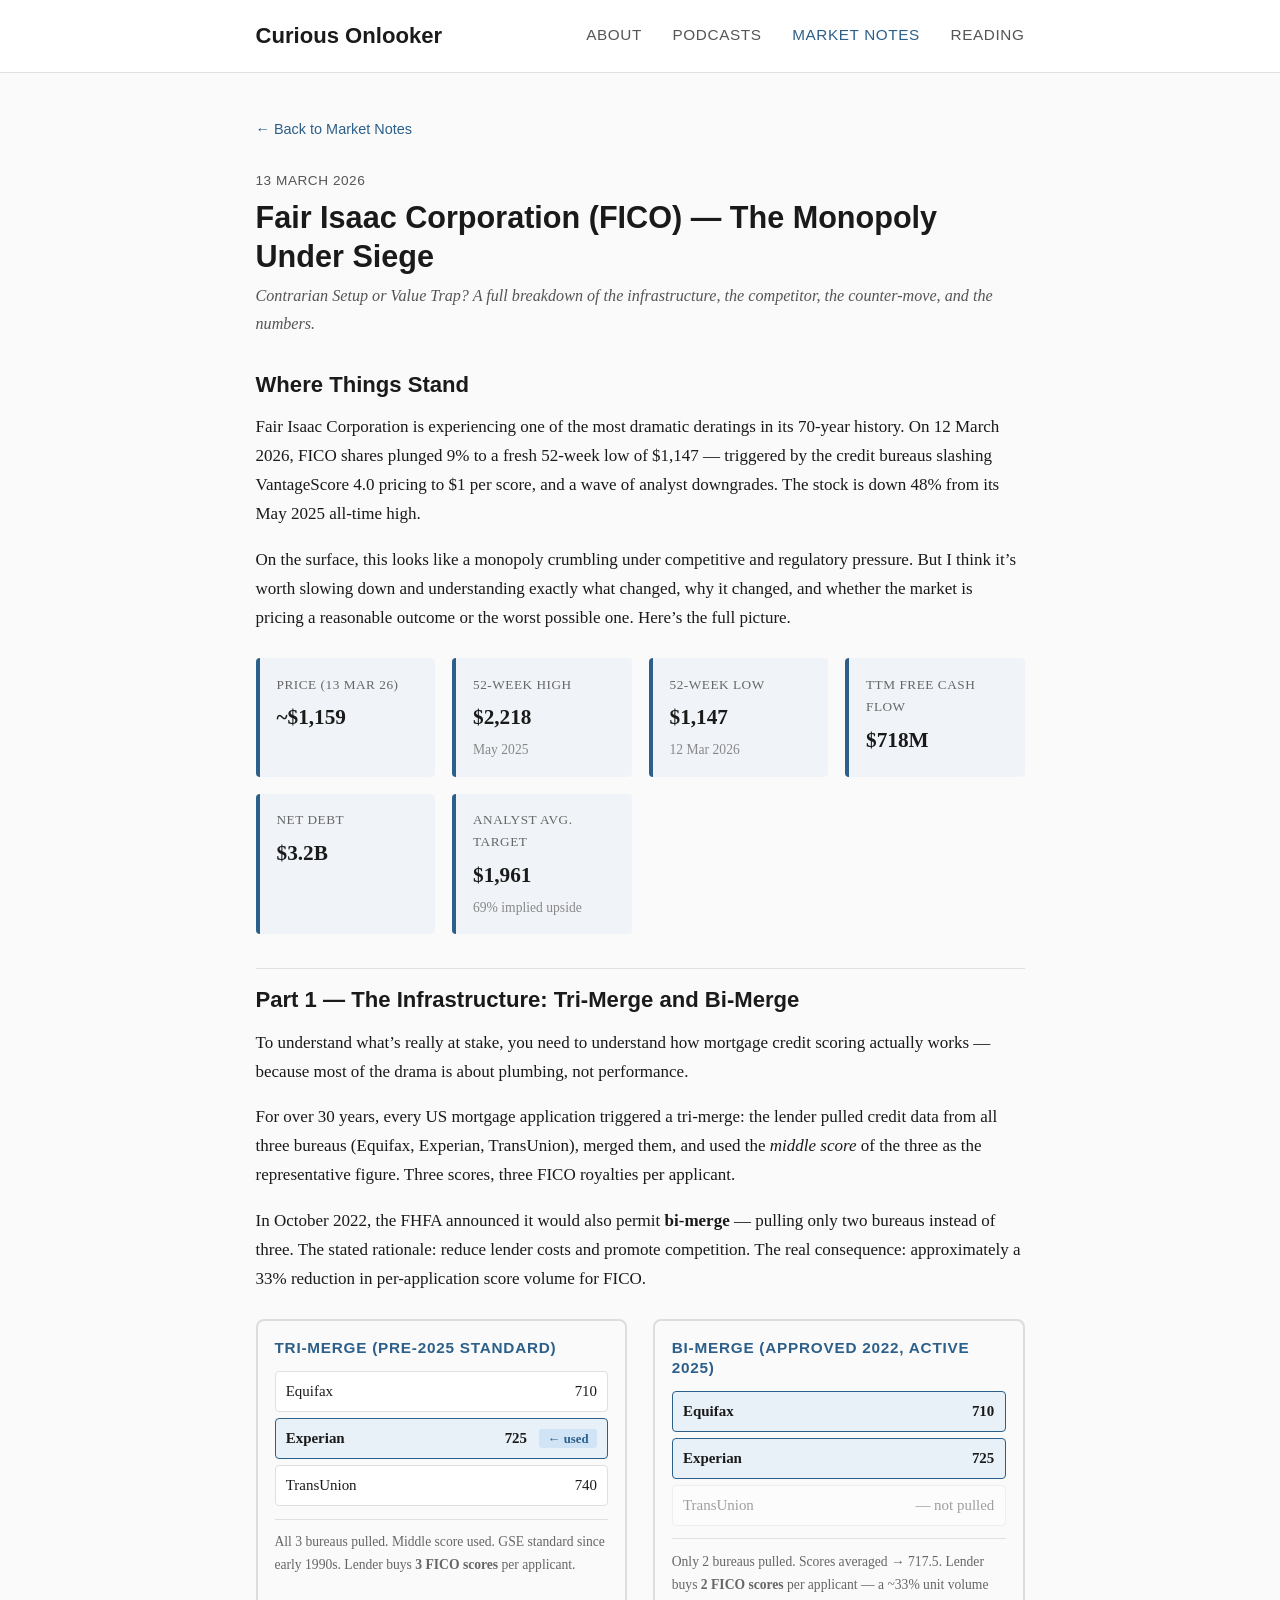
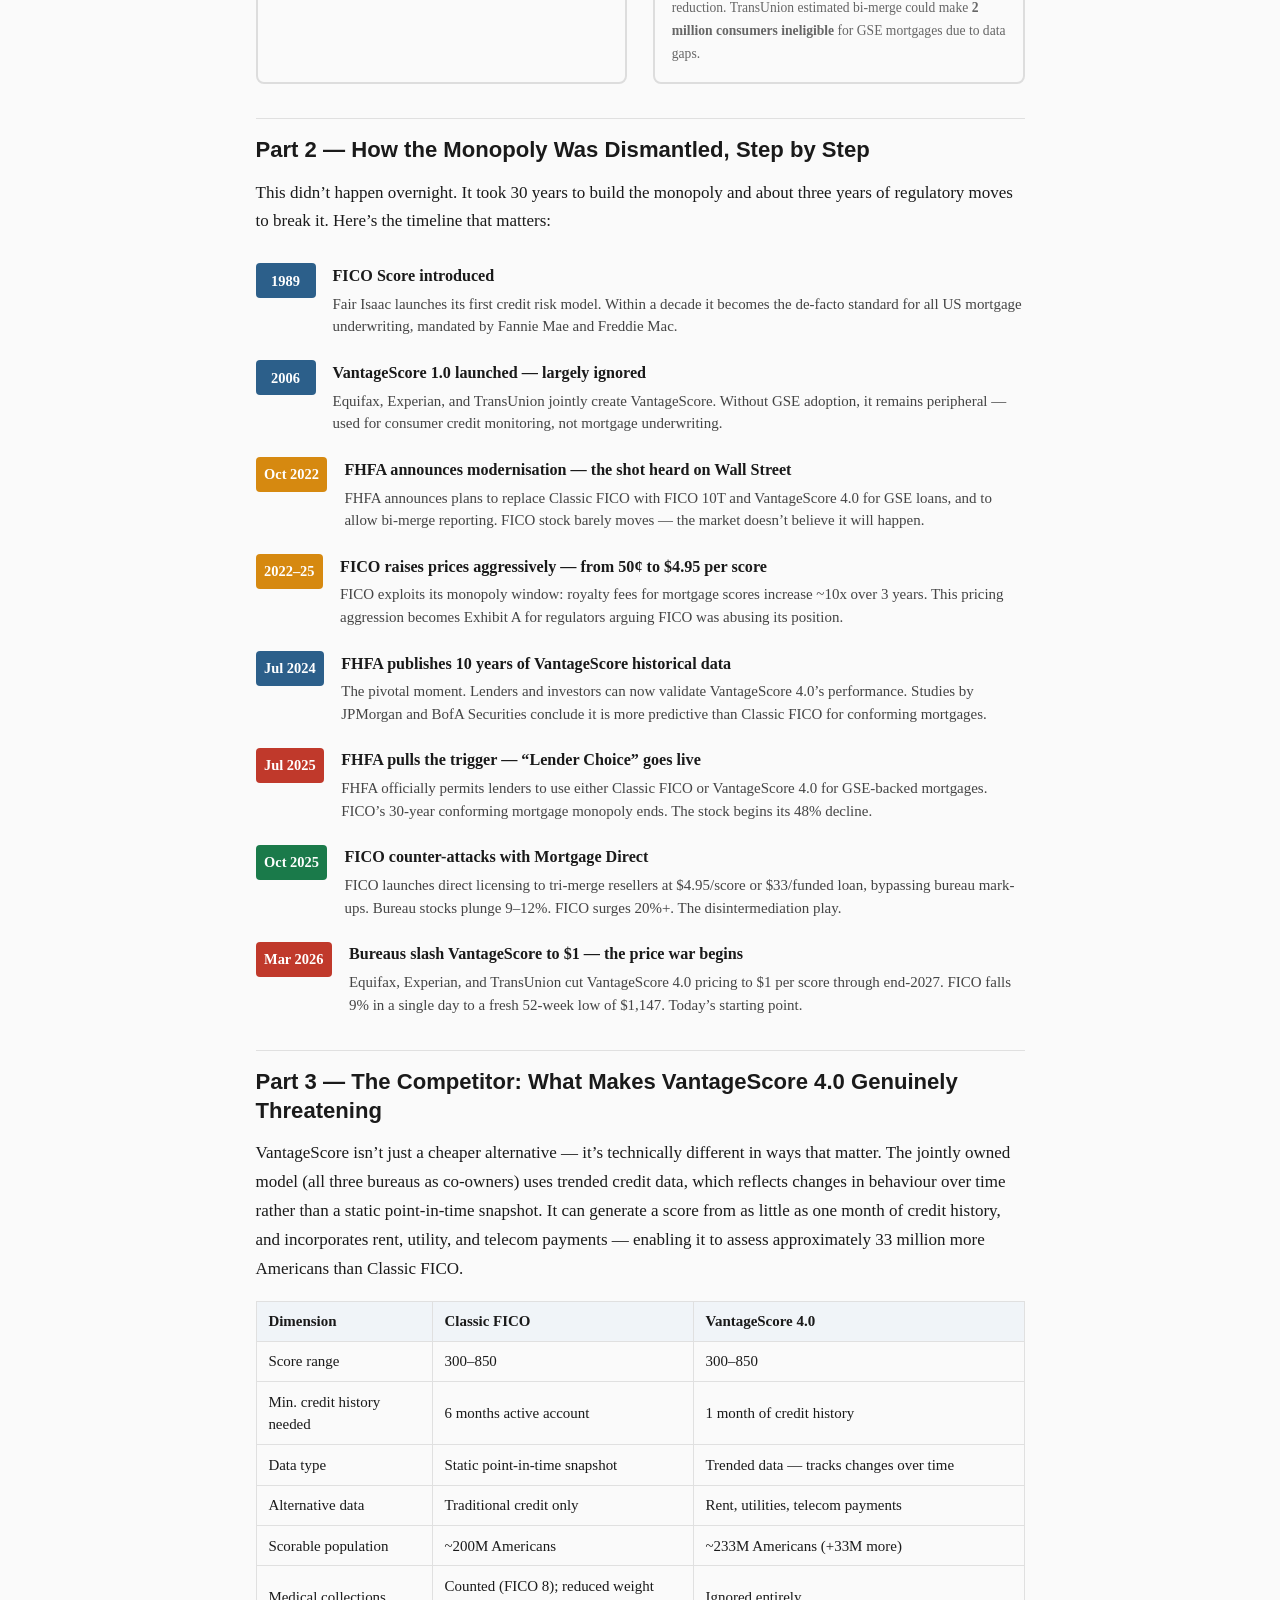
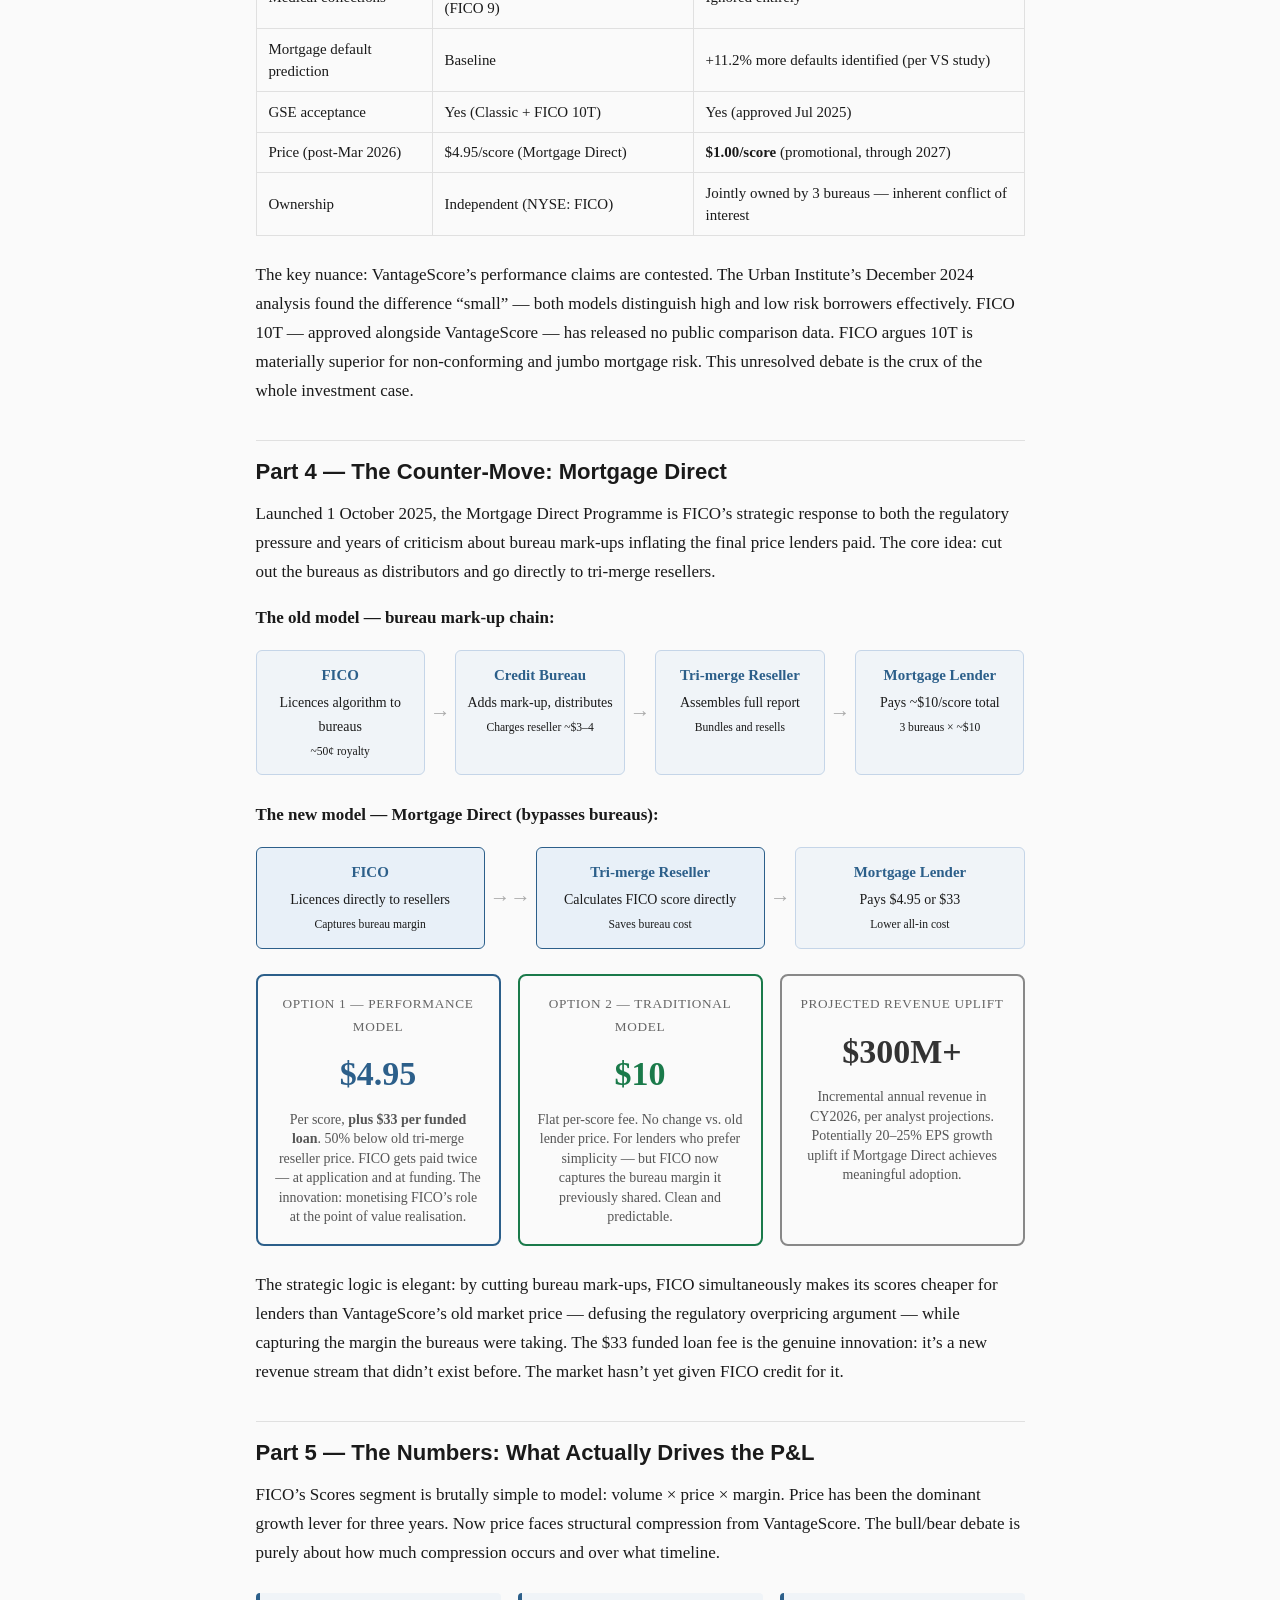
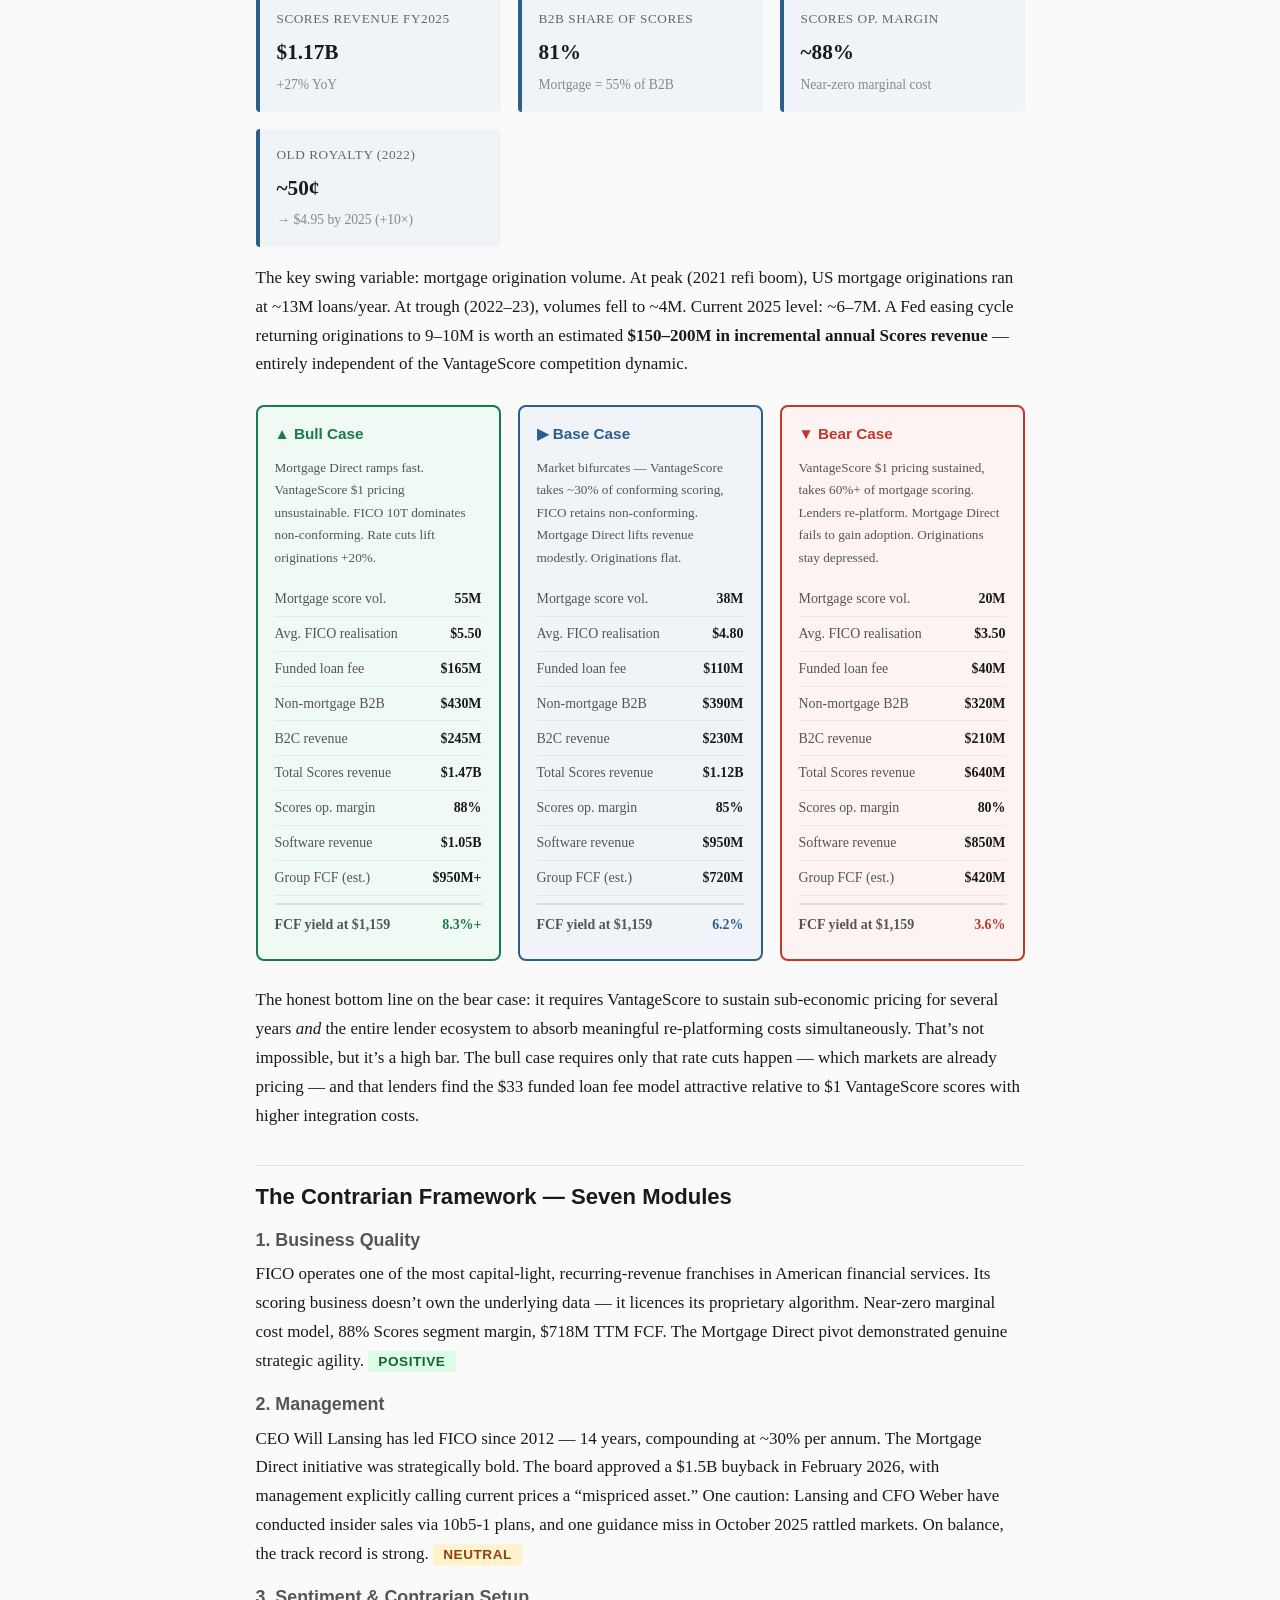
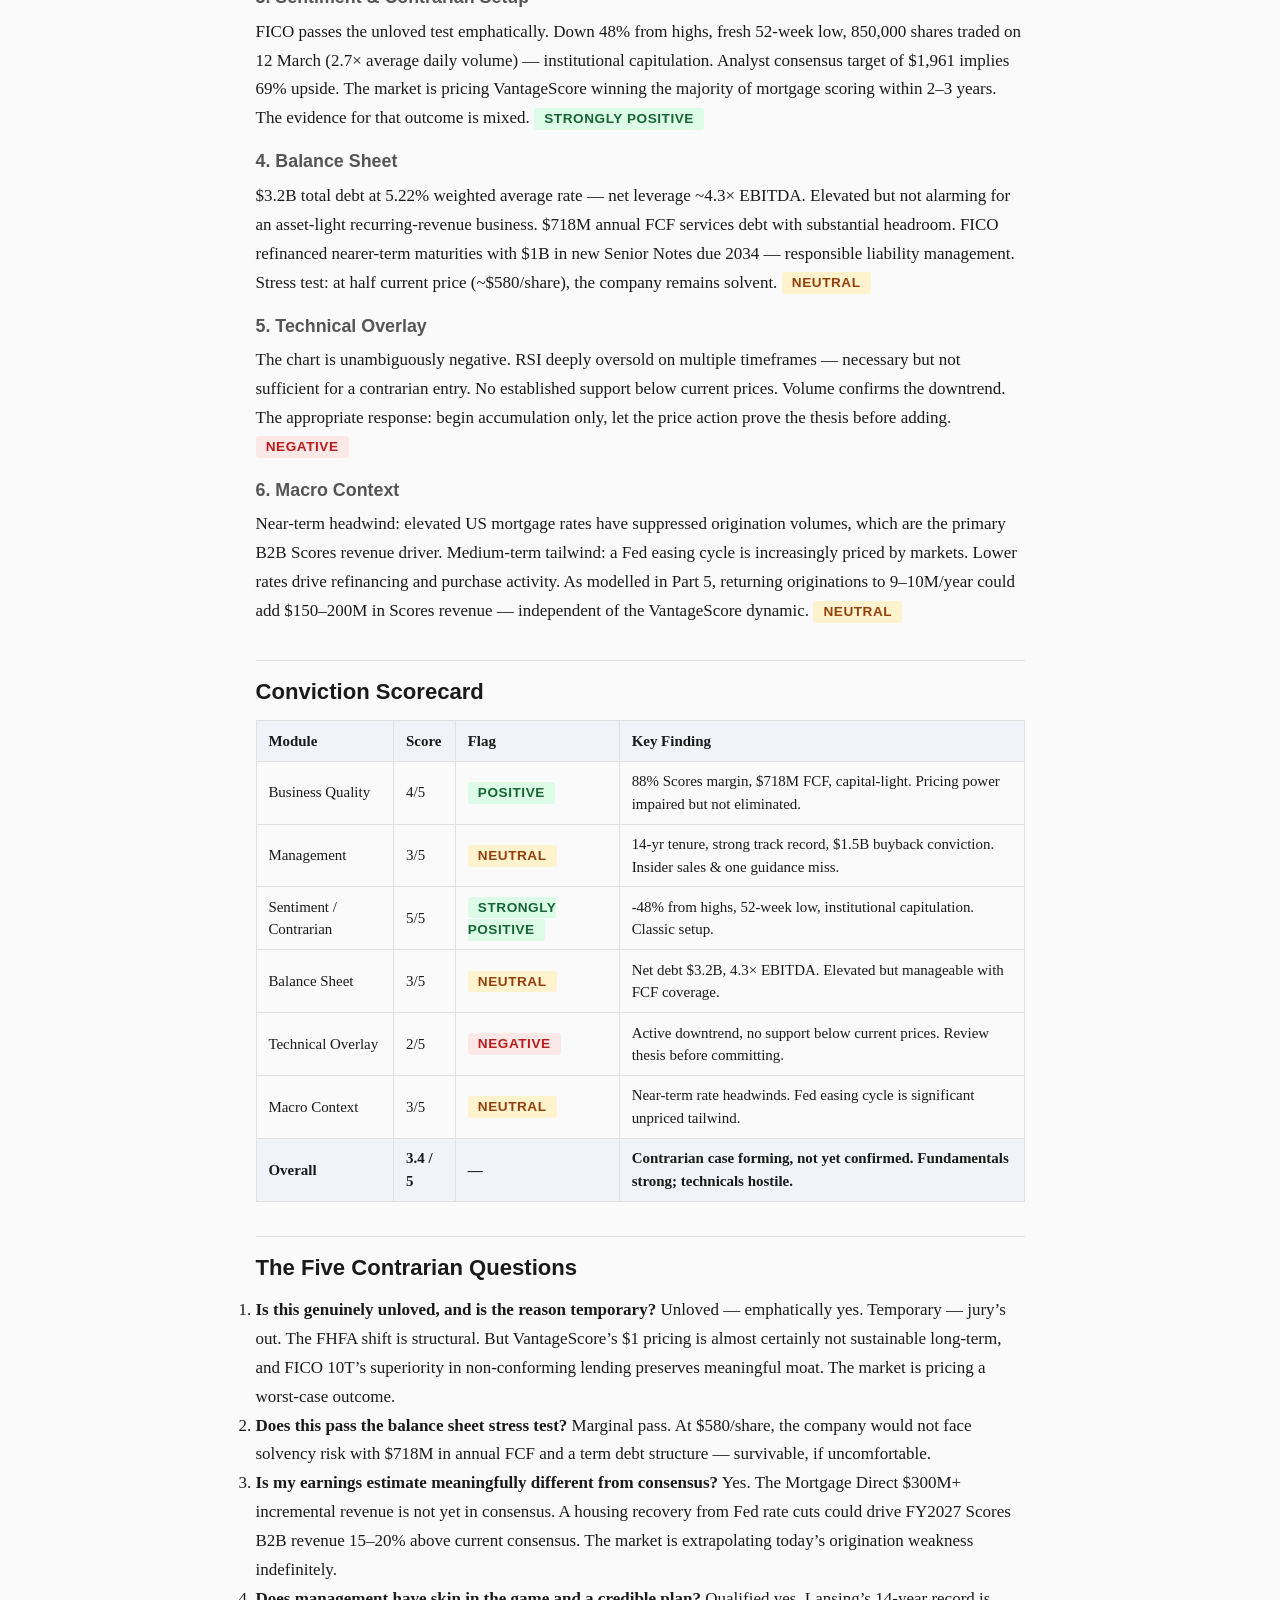
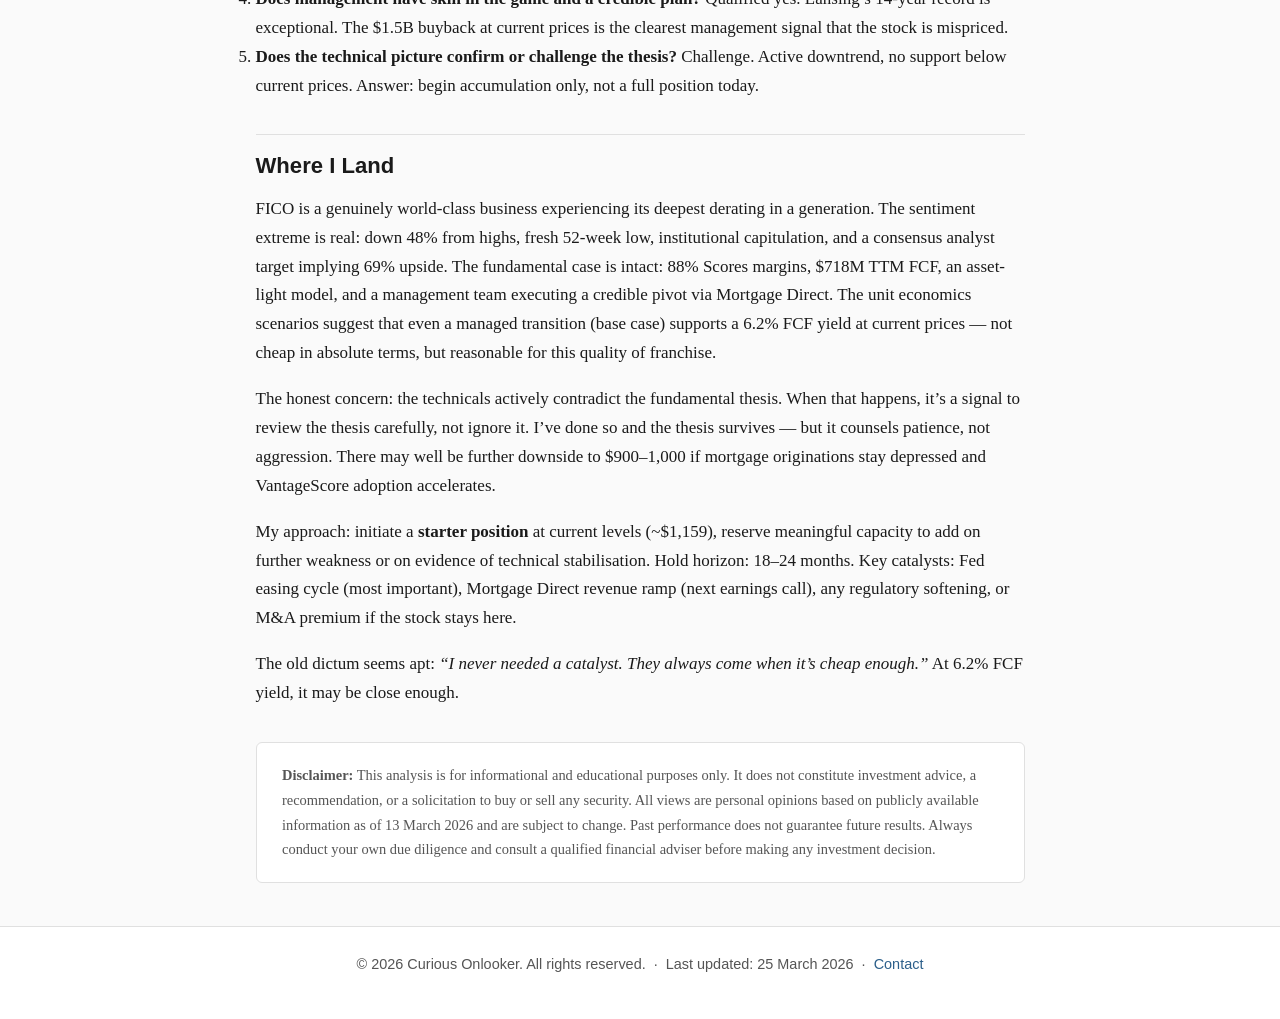
<file: fico-contrarian-analysis.html>
<!DOCTYPE html>
<html lang="en">
<head>
  <meta charset="UTF-8">
  <meta name="viewport" content="width=device-width, initial-scale=1.0">
  <title>FICO — The Monopoly Under Siege — Curious Onlooker</title>
  <link rel="stylesheet" href="css/style.css">
  <style>
    /* ── Visual components for this article ── */

    .snapshot-grid {
      display: grid;
      grid-template-columns: repeat(auto-fit, minmax(160px, 1fr));
      gap: 1rem;
      margin: 1.5rem 0;
    }
    .snapshot-card {
      background: #f0f4f8;
      border-left: 4px solid var(--accent);
      padding: 0.9rem 1rem;
      border-radius: 4px;
    }
    .snapshot-card .label { font-size: 0.78rem; color: #666; text-transform: uppercase; letter-spacing: 0.04em; }
    .snapshot-card .value { font-size: 1.25rem; font-weight: 700; color: var(--text); margin-top: 0.2rem; }
    .snapshot-card .sub { font-size: 0.8rem; color: #888; margin-top: 0.15rem; }

    /* Bi-merge vs tri-merge visual */
    .merge-grid {
      display: grid;
      grid-template-columns: 1fr 1fr;
      gap: 1.5rem;
      margin: 1.5rem 0;
    }
    @media (max-width: 600px) { .merge-grid { grid-template-columns: 1fr; } }
    .merge-box {
      border: 2px solid #ddd;
      border-radius: 8px;
      padding: 1rem;
      background: #fafafa;
    }
    .merge-box h4 {
      font-size: 0.9rem;
      margin: 0 0 0.75rem;
      color: var(--accent);
      text-transform: uppercase;
      letter-spacing: 0.05em;
    }
    .bureau-row {
      display: flex;
      justify-content: space-between;
      align-items: center;
      padding: 0.4rem 0.6rem;
      margin-bottom: 0.35rem;
      border-radius: 4px;
      background: #fff;
      border: 1px solid #e0e0e0;
      font-size: 0.88rem;
    }
    .bureau-row.used {
      background: #e8f0f8;
      border-color: var(--accent);
      font-weight: 600;
    }
    .bureau-tag {
      font-size: 0.75rem;
      color: var(--accent);
      background: #d0e4f5;
      padding: 0.15rem 0.5rem;
      border-radius: 3px;
      margin-left: 0.5rem;
    }
    .merge-note {
      font-size: 0.8rem;
      color: #666;
      margin-top: 0.75rem;
      border-top: 1px solid #e0e0e0;
      padding-top: 0.6rem;
    }

    /* Timeline */
    .timeline {
      position: relative;
      margin: 1.5rem 0;
      padding-left: 0;
    }
    .timeline-item {
      display: flex;
      gap: 1rem;
      margin-bottom: 1.25rem;
      position: relative;
    }
    .timeline-year {
      min-width: 60px;
      font-weight: 700;
      font-size: 0.85rem;
      color: #fff;
      background: var(--accent);
      border-radius: 4px;
      padding: 0.3rem 0.5rem;
      text-align: center;
      height: fit-content;
      margin-top: 0.1rem;
    }
    .timeline-year.red { background: #c0392b; }
    .timeline-year.amber { background: #d68910; }
    .timeline-year.green { background: #1a7a4a; }
    .timeline-content { flex: 1; }
    .timeline-content strong { display: block; margin-bottom: 0.2rem; font-size: 0.95rem; }
    .timeline-content p { margin: 0; font-size: 0.88rem; color: #444; line-height: 1.5; }

    /* Supply chain */
    .chain {
      display: flex;
      align-items: stretch;
      gap: 0;
      margin: 1rem 0 1.5rem;
      flex-wrap: wrap;
    }
    .chain-node {
      flex: 1;
      min-width: 110px;
      background: #f0f4f8;
      border: 1px solid #c5d5e8;
      border-radius: 6px;
      padding: 0.7rem 0.6rem;
      text-align: center;
      font-size: 0.82rem;
    }
    .chain-node strong { display: block; font-size: 0.88rem; color: var(--accent); margin-bottom: 0.2rem; }
    .chain-node.highlight { background: #e8f0f8; border-color: var(--accent); }
    .chain-arrow {
      display: flex;
      align-items: center;
      padding: 0 0.3rem;
      color: #aaa;
      font-size: 1.2rem;
    }
    @media (max-width: 600px) {
      .chain { flex-direction: column; }
      .chain-arrow { transform: rotate(90deg); align-self: center; }
    }

    /* Pricing option cards */
    .option-grid {
      display: grid;
      grid-template-columns: repeat(auto-fit, minmax(200px, 1fr));
      gap: 1rem;
      margin: 1rem 0 1.5rem;
    }
    .option-card {
      border: 2px solid var(--accent);
      border-radius: 8px;
      padding: 1rem;
      text-align: center;
    }
    .option-card .opt-label { font-size: 0.78rem; text-transform: uppercase; letter-spacing: 0.05em; color: #666; }
    .option-card .opt-price { font-size: 2rem; font-weight: 800; color: var(--accent); margin: 0.4rem 0; }
    .option-card .opt-desc { font-size: 0.82rem; color: #555; line-height: 1.4; }
    .option-card.green { border-color: #1a7a4a; }
    .option-card.green .opt-price { color: #1a7a4a; }

    /* Scenario grid */
    .scenario-grid {
      display: grid;
      grid-template-columns: repeat(3, 1fr);
      gap: 1rem;
      margin: 1.5rem 0;
    }
    @media (max-width: 680px) { .scenario-grid { grid-template-columns: 1fr; } }
    .scenario-card {
      border-radius: 8px;
      padding: 1rem;
      border: 2px solid #ddd;
    }
    .scenario-card.bull { border-color: #1a7a4a; background: #f0faf4; }
    .scenario-card.base { border-color: var(--accent); background: #f0f4f8; }
    .scenario-card.bear { border-color: #c0392b; background: #fdf3f2; }
    .scenario-card h4 { margin: 0 0 0.75rem; font-size: 0.9rem; }
    .scenario-card.bull h4 { color: #1a7a4a; }
    .scenario-card.base h4 { color: var(--accent); }
    .scenario-card.bear h4 { color: #c0392b; }
    .scenario-row { display: flex; justify-content: space-between; font-size: 0.82rem; padding: 0.3rem 0; border-bottom: 1px solid rgba(0,0,0,0.06); }
    .scenario-row:last-child { border-bottom: none; font-weight: 700; margin-top: 0.4rem; padding-top: 0.5rem; border-top: 2px solid rgba(0,0,0,0.1); }
    .scenario-row .metric { color: #555; }
    .scenario-row .val { font-weight: 600; }
  </style>
</head>
<body>
  <header>
    <div class="header-inner">
      <a href="index.html" class="site-title">Curious Onlooker</a>
      <button class="menu-toggle" aria-label="Menu">
        <span></span><span></span><span></span>
      </button>
      <nav>
        <ul>
          <li><a href="index.html">About</a></li>
          <li><a href="podcasts.html">Podcasts</a></li>
          <li><a href="market-notes.html" class="active">Market Notes</a></li>
          <li><a href="reading.html">Reading</a></li>
        </ul>
      </nav>
    </div>
  </header>

  <main>
    <div class="article-nav">
      <a href="market-notes.html">&larr; Back to Market Notes</a>
    </div>

    <article class="long-post">
      <p class="post-date">13 March 2026</p>
      <h1>Fair Isaac Corporation (FICO) &mdash; The Monopoly Under Siege</h1>
      <p class="article-subtitle">Contrarian Setup or Value Trap? A full breakdown of the infrastructure, the competitor, the counter-move, and the numbers.</p>

      <!-- ── SITUATION SNAPSHOT ── -->
      <h2>Where Things Stand</h2>
      <p>Fair Isaac Corporation is experiencing one of the most dramatic deratings in its 70-year history. On 12 March 2026, FICO shares plunged 9% to a fresh 52-week low of $1,147 &mdash; triggered by the credit bureaus slashing VantageScore 4.0 pricing to $1 per score, and a wave of analyst downgrades. The stock is down 48% from its May 2025 all-time high.</p>
      <p>On the surface, this looks like a monopoly crumbling under competitive and regulatory pressure. But I think it&rsquo;s worth slowing down and understanding exactly what changed, why it changed, and whether the market is pricing a reasonable outcome or the worst possible one. Here&rsquo;s the full picture.</p>

      <div class="snapshot-grid">
        <div class="snapshot-card">
          <div class="label">Price (13 Mar 26)</div>
          <div class="value">~$1,159</div>
        </div>
        <div class="snapshot-card">
          <div class="label">52-Week High</div>
          <div class="value">$2,218</div>
          <div class="sub">May 2025</div>
        </div>
        <div class="snapshot-card">
          <div class="label">52-Week Low</div>
          <div class="value">$1,147</div>
          <div class="sub">12 Mar 2026</div>
        </div>
        <div class="snapshot-card">
          <div class="label">TTM Free Cash Flow</div>
          <div class="value">$718M</div>
        </div>
        <div class="snapshot-card">
          <div class="label">Net Debt</div>
          <div class="value">$3.2B</div>
        </div>
        <div class="snapshot-card">
          <div class="label">Analyst Avg. Target</div>
          <div class="value">$1,961</div>
          <div class="sub">69% implied upside</div>
        </div>
      </div>

      <!-- ── PART 1: INFRASTRUCTURE ── -->
      <h2>Part 1 &mdash; The Infrastructure: Tri-Merge and Bi-Merge</h2>
      <p>To understand what&rsquo;s really at stake, you need to understand how mortgage credit scoring actually works &mdash; because most of the drama is about plumbing, not performance.</p>
      <p>For over 30 years, every US mortgage application triggered a tri-merge: the lender pulled credit data from all three bureaus (Equifax, Experian, TransUnion), merged them, and used the <em>middle score</em> of the three as the representative figure. Three scores, three FICO royalties per applicant.</p>
      <p>In October 2022, the FHFA announced it would also permit <strong>bi-merge</strong> &mdash; pulling only two bureaus instead of three. The stated rationale: reduce lender costs and promote competition. The real consequence: approximately a 33% reduction in per-application score volume for FICO.</p>

      <div class="merge-grid">
        <div class="merge-box">
          <h4>Tri-Merge (Pre-2025 Standard)</h4>
          <div class="bureau-row"><span>Equifax</span><span>710</span></div>
          <div class="bureau-row used"><span>Experian</span><span>725 <span class="bureau-tag">← used</span></span></div>
          <div class="bureau-row"><span>TransUnion</span><span>740</span></div>
          <div class="merge-note">All 3 bureaus pulled. Middle score used. GSE standard since early 1990s. Lender buys <strong>3 FICO scores</strong> per applicant.</div>
        </div>
        <div class="merge-box">
          <h4>Bi-Merge (Approved 2022, Active 2025)</h4>
          <div class="bureau-row used"><span>Equifax</span><span>710</span></div>
          <div class="bureau-row used"><span>Experian</span><span>725</span></div>
          <div class="bureau-row" style="opacity:0.4;"><span>TransUnion</span><span>— not pulled</span></div>
          <div class="merge-note">Only 2 bureaus pulled. Scores averaged &rarr; 717.5. Lender buys <strong>2 FICO scores</strong> per applicant &mdash; a ~33% unit volume reduction. TransUnion estimated bi-merge could make <strong>2 million consumers ineligible</strong> for GSE mortgages due to data gaps.</div>
        </div>
      </div>

      <!-- ── PART 2: TIMELINE ── -->
      <h2>Part 2 &mdash; How the Monopoly Was Dismantled, Step by Step</h2>
      <p>This didn&rsquo;t happen overnight. It took 30 years to build the monopoly and about three years of regulatory moves to break it. Here&rsquo;s the timeline that matters:</p>

      <div class="timeline">
        <div class="timeline-item">
          <div class="timeline-year">1989</div>
          <div class="timeline-content">
            <strong>FICO Score introduced</strong>
            <p>Fair Isaac launches its first credit risk model. Within a decade it becomes the de-facto standard for all US mortgage underwriting, mandated by Fannie Mae and Freddie Mac.</p>
          </div>
        </div>
        <div class="timeline-item">
          <div class="timeline-year">2006</div>
          <div class="timeline-content">
            <strong>VantageScore 1.0 launched &mdash; largely ignored</strong>
            <p>Equifax, Experian, and TransUnion jointly create VantageScore. Without GSE adoption, it remains peripheral &mdash; used for consumer credit monitoring, not mortgage underwriting.</p>
          </div>
        </div>
        <div class="timeline-item">
          <div class="timeline-year amber">Oct 2022</div>
          <div class="timeline-content">
            <strong>FHFA announces modernisation &mdash; the shot heard on Wall Street</strong>
            <p>FHFA announces plans to replace Classic FICO with FICO 10T and VantageScore 4.0 for GSE loans, and to allow bi-merge reporting. FICO stock barely moves &mdash; the market doesn&rsquo;t believe it will happen.</p>
          </div>
        </div>
        <div class="timeline-item">
          <div class="timeline-year amber">2022&ndash;25</div>
          <div class="timeline-content">
            <strong>FICO raises prices aggressively &mdash; from 50&cent; to $4.95 per score</strong>
            <p>FICO exploits its monopoly window: royalty fees for mortgage scores increase ~10x over 3 years. This pricing aggression becomes Exhibit A for regulators arguing FICO was abusing its position.</p>
          </div>
        </div>
        <div class="timeline-item">
          <div class="timeline-year">Jul 2024</div>
          <div class="timeline-content">
            <strong>FHFA publishes 10 years of VantageScore historical data</strong>
            <p>The pivotal moment. Lenders and investors can now validate VantageScore 4.0&rsquo;s performance. Studies by JPMorgan and BofA Securities conclude it is more predictive than Classic FICO for conforming mortgages.</p>
          </div>
        </div>
        <div class="timeline-item">
          <div class="timeline-year red">Jul 2025</div>
          <div class="timeline-content">
            <strong>FHFA pulls the trigger &mdash; &ldquo;Lender Choice&rdquo; goes live</strong>
            <p>FHFA officially permits lenders to use either Classic FICO or VantageScore 4.0 for GSE-backed mortgages. FICO&rsquo;s 30-year conforming mortgage monopoly ends. The stock begins its 48% decline.</p>
          </div>
        </div>
        <div class="timeline-item">
          <div class="timeline-year green">Oct 2025</div>
          <div class="timeline-content">
            <strong>FICO counter-attacks with Mortgage Direct</strong>
            <p>FICO launches direct licensing to tri-merge resellers at $4.95/score or $33/funded loan, bypassing bureau mark-ups. Bureau stocks plunge 9&ndash;12%. FICO surges 20%+. The disintermediation play.</p>
          </div>
        </div>
        <div class="timeline-item">
          <div class="timeline-year red">Mar 2026</div>
          <div class="timeline-content">
            <strong>Bureaus slash VantageScore to $1 &mdash; the price war begins</strong>
            <p>Equifax, Experian, and TransUnion cut VantageScore 4.0 pricing to $1 per score through end-2027. FICO falls 9% in a single day to a fresh 52-week low of $1,147. Today&rsquo;s starting point.</p>
          </div>
        </div>
      </div>

      <!-- ── PART 3: VANTAGESCORE ── -->
      <h2>Part 3 &mdash; The Competitor: What Makes VantageScore 4.0 Genuinely Threatening</h2>
      <p>VantageScore isn&rsquo;t just a cheaper alternative &mdash; it&rsquo;s technically different in ways that matter. The jointly owned model (all three bureaus as co-owners) uses trended credit data, which reflects changes in behaviour over time rather than a static point-in-time snapshot. It can generate a score from as little as one month of credit history, and incorporates rent, utility, and telecom payments &mdash; enabling it to assess approximately 33 million more Americans than Classic FICO.</p>

      <table>
        <thead>
          <tr><th>Dimension</th><th>Classic FICO</th><th>VantageScore 4.0</th></tr>
        </thead>
        <tbody>
          <tr><td>Score range</td><td>300&ndash;850</td><td>300&ndash;850</td></tr>
          <tr><td>Min. credit history needed</td><td>6 months active account</td><td>1 month of credit history</td></tr>
          <tr><td>Data type</td><td>Static point-in-time snapshot</td><td>Trended data &mdash; tracks changes over time</td></tr>
          <tr><td>Alternative data</td><td>Traditional credit only</td><td>Rent, utilities, telecom payments</td></tr>
          <tr><td>Scorable population</td><td>~200M Americans</td><td>~233M Americans (+33M more)</td></tr>
          <tr><td>Medical collections</td><td>Counted (FICO 8); reduced weight (FICO 9)</td><td>Ignored entirely</td></tr>
          <tr><td>Mortgage default prediction</td><td>Baseline</td><td>+11.2% more defaults identified (per VS study)</td></tr>
          <tr><td>GSE acceptance</td><td>Yes (Classic + FICO 10T)</td><td>Yes (approved Jul 2025)</td></tr>
          <tr><td>Price (post-Mar 2026)</td><td>$4.95/score (Mortgage Direct)</td><td><strong>$1.00/score</strong> (promotional, through 2027)</td></tr>
          <tr><td>Ownership</td><td>Independent (NYSE: FICO)</td><td>Jointly owned by 3 bureaus &mdash; inherent conflict of interest</td></tr>
        </tbody>
      </table>

      <p>The key nuance: VantageScore&rsquo;s performance claims are contested. The Urban Institute&rsquo;s December 2024 analysis found the difference &ldquo;small&rdquo; &mdash; both models distinguish high and low risk borrowers effectively. FICO 10T &mdash; approved alongside VantageScore &mdash; has released no public comparison data. FICO argues 10T is materially superior for non-conforming and jumbo mortgage risk. This unresolved debate is the crux of the whole investment case.</p>

      <!-- ── PART 4: MORTGAGE DIRECT ── -->
      <h2>Part 4 &mdash; The Counter-Move: Mortgage Direct</h2>
      <p>Launched 1 October 2025, the Mortgage Direct Programme is FICO&rsquo;s strategic response to both the regulatory pressure and years of criticism about bureau mark-ups inflating the final price lenders paid. The core idea: cut out the bureaus as distributors and go directly to tri-merge resellers.</p>

      <p><strong>The old model &mdash; bureau mark-up chain:</strong></p>
      <div class="chain">
        <div class="chain-node"><strong>FICO</strong>Licences algorithm to bureaus<br><small>~50&cent; royalty</small></div>
        <div class="chain-arrow">&rarr;</div>
        <div class="chain-node"><strong>Credit Bureau</strong>Adds mark-up, distributes<br><small>Charges reseller ~$3&ndash;4</small></div>
        <div class="chain-arrow">&rarr;</div>
        <div class="chain-node"><strong>Tri-merge Reseller</strong>Assembles full report<br><small>Bundles and resells</small></div>
        <div class="chain-arrow">&rarr;</div>
        <div class="chain-node"><strong>Mortgage Lender</strong>Pays ~$10/score total<br><small>3 bureaus &times; ~$10</small></div>
      </div>

      <p><strong>The new model &mdash; Mortgage Direct (bypasses bureaus):</strong></p>
      <div class="chain">
        <div class="chain-node highlight"><strong>FICO</strong>Licences directly to resellers<br><small>Captures bureau margin</small></div>
        <div class="chain-arrow">&rarr;&rarr;</div>
        <div class="chain-node highlight"><strong>Tri-merge Reseller</strong>Calculates FICO score directly<br><small>Saves bureau cost</small></div>
        <div class="chain-arrow">&rarr;</div>
        <div class="chain-node"><strong>Mortgage Lender</strong>Pays $4.95 or $33<br><small>Lower all-in cost</small></div>
      </div>

      <div class="option-grid">
        <div class="option-card">
          <div class="opt-label">Option 1 &mdash; Performance Model</div>
          <div class="opt-price">$4.95</div>
          <div class="opt-desc">Per score, <strong>plus $33 per funded loan</strong>. 50% below old tri-merge reseller price. FICO gets paid twice &mdash; at application and at funding. The innovation: monetising FICO&rsquo;s role at the point of value realisation.</div>
        </div>
        <div class="option-card green">
          <div class="opt-label">Option 2 &mdash; Traditional Model</div>
          <div class="opt-price">$10</div>
          <div class="opt-desc">Flat per-score fee. No change vs. old lender price. For lenders who prefer simplicity &mdash; but FICO now captures the bureau margin it previously shared. Clean and predictable.</div>
        </div>
        <div class="option-card" style="border-color:#888;">
          <div class="opt-label">Projected Revenue Uplift</div>
          <div class="opt-price" style="color:#333;">$300M+</div>
          <div class="opt-desc">Incremental annual revenue in CY2026, per analyst projections. Potentially 20&ndash;25% EPS growth uplift if Mortgage Direct achieves meaningful adoption.</div>
        </div>
      </div>

      <p>The strategic logic is elegant: by cutting bureau mark-ups, FICO simultaneously makes its scores cheaper for lenders than VantageScore&rsquo;s old market price &mdash; defusing the regulatory overpricing argument &mdash; while capturing the margin the bureaus were taking. The $33 funded loan fee is the genuine innovation: it&rsquo;s a new revenue stream that didn&rsquo;t exist before. The market hasn&rsquo;t yet given FICO credit for it.</p>

      <!-- ── PART 5: UNIT ECONOMICS ── -->
      <h2>Part 5 &mdash; The Numbers: What Actually Drives the P&amp;L</h2>
      <p>FICO&rsquo;s Scores segment is brutally simple to model: volume &times; price &times; margin. Price has been the dominant growth lever for three years. Now price faces structural compression from VantageScore. The bull/bear debate is purely about how much compression occurs and over what timeline.</p>

      <div class="snapshot-grid" style="grid-template-columns: repeat(auto-fit, minmax(180px, 1fr)); margin-bottom: 1rem;">
        <div class="snapshot-card">
          <div class="label">Scores Revenue FY2025</div>
          <div class="value">$1.17B</div>
          <div class="sub">+27% YoY</div>
        </div>
        <div class="snapshot-card">
          <div class="label">B2B Share of Scores</div>
          <div class="value">81%</div>
          <div class="sub">Mortgage = 55% of B2B</div>
        </div>
        <div class="snapshot-card">
          <div class="label">Scores Op. Margin</div>
          <div class="value">~88%</div>
          <div class="sub">Near-zero marginal cost</div>
        </div>
        <div class="snapshot-card">
          <div class="label">Old Royalty (2022)</div>
          <div class="value">~50&cent;</div>
          <div class="sub">&rarr; $4.95 by 2025 (+10&times;)</div>
        </div>
      </div>

      <p>The key swing variable: mortgage origination volume. At peak (2021 refi boom), US mortgage originations ran at ~13M loans/year. At trough (2022&ndash;23), volumes fell to ~4M. Current 2025 level: ~6&ndash;7M. A Fed easing cycle returning originations to 9&ndash;10M is worth an estimated <strong>$150&ndash;200M in incremental annual Scores revenue</strong> &mdash; entirely independent of the VantageScore competition dynamic.</p>

      <div class="scenario-grid">
        <div class="scenario-card bull">
          <h4>&#9650; Bull Case</h4>
          <p style="font-size:0.78rem; color:#555; margin:0 0 0.75rem;">Mortgage Direct ramps fast. VantageScore $1 pricing unsustainable. FICO 10T dominates non-conforming. Rate cuts lift originations +20%.</p>
          <div class="scenario-row"><span class="metric">Mortgage score vol.</span><span class="val">55M</span></div>
          <div class="scenario-row"><span class="metric">Avg. FICO realisation</span><span class="val">$5.50</span></div>
          <div class="scenario-row"><span class="metric">Funded loan fee</span><span class="val">$165M</span></div>
          <div class="scenario-row"><span class="metric">Non-mortgage B2B</span><span class="val">$430M</span></div>
          <div class="scenario-row"><span class="metric">B2C revenue</span><span class="val">$245M</span></div>
          <div class="scenario-row"><span class="metric">Total Scores revenue</span><span class="val">$1.47B</span></div>
          <div class="scenario-row"><span class="metric">Scores op. margin</span><span class="val">88%</span></div>
          <div class="scenario-row"><span class="metric">Software revenue</span><span class="val">$1.05B</span></div>
          <div class="scenario-row"><span class="metric">Group FCF (est.)</span><span class="val">$950M+</span></div>
          <div class="scenario-row"><span class="metric">FCF yield at $1,159</span><span class="val" style="color:#1a7a4a;">8.3%+</span></div>
        </div>

        <div class="scenario-card base">
          <h4>&#9654; Base Case</h4>
          <p style="font-size:0.78rem; color:#555; margin:0 0 0.75rem;">Market bifurcates &mdash; VantageScore takes ~30% of conforming scoring, FICO retains non-conforming. Mortgage Direct lifts revenue modestly. Originations flat.</p>
          <div class="scenario-row"><span class="metric">Mortgage score vol.</span><span class="val">38M</span></div>
          <div class="scenario-row"><span class="metric">Avg. FICO realisation</span><span class="val">$4.80</span></div>
          <div class="scenario-row"><span class="metric">Funded loan fee</span><span class="val">$110M</span></div>
          <div class="scenario-row"><span class="metric">Non-mortgage B2B</span><span class="val">$390M</span></div>
          <div class="scenario-row"><span class="metric">B2C revenue</span><span class="val">$230M</span></div>
          <div class="scenario-row"><span class="metric">Total Scores revenue</span><span class="val">$1.12B</span></div>
          <div class="scenario-row"><span class="metric">Scores op. margin</span><span class="val">85%</span></div>
          <div class="scenario-row"><span class="metric">Software revenue</span><span class="val">$950M</span></div>
          <div class="scenario-row"><span class="metric">Group FCF (est.)</span><span class="val">$720M</span></div>
          <div class="scenario-row"><span class="metric">FCF yield at $1,159</span><span class="val" style="color:var(--accent);">6.2%</span></div>
        </div>

        <div class="scenario-card bear">
          <h4>&#9660; Bear Case</h4>
          <p style="font-size:0.78rem; color:#555; margin:0 0 0.75rem;">VantageScore $1 pricing sustained, takes 60%+ of mortgage scoring. Lenders re-platform. Mortgage Direct fails to gain adoption. Originations stay depressed.</p>
          <div class="scenario-row"><span class="metric">Mortgage score vol.</span><span class="val">20M</span></div>
          <div class="scenario-row"><span class="metric">Avg. FICO realisation</span><span class="val">$3.50</span></div>
          <div class="scenario-row"><span class="metric">Funded loan fee</span><span class="val">$40M</span></div>
          <div class="scenario-row"><span class="metric">Non-mortgage B2B</span><span class="val">$320M</span></div>
          <div class="scenario-row"><span class="metric">B2C revenue</span><span class="val">$210M</span></div>
          <div class="scenario-row"><span class="metric">Total Scores revenue</span><span class="val">$640M</span></div>
          <div class="scenario-row"><span class="metric">Scores op. margin</span><span class="val">80%</span></div>
          <div class="scenario-row"><span class="metric">Software revenue</span><span class="val">$850M</span></div>
          <div class="scenario-row"><span class="metric">Group FCF (est.)</span><span class="val">$420M</span></div>
          <div class="scenario-row"><span class="metric">FCF yield at $1,159</span><span class="val" style="color:#c0392b;">3.6%</span></div>
        </div>
      </div>

      <p>The honest bottom line on the bear case: it requires VantageScore to sustain sub-economic pricing for several years <em>and</em> the entire lender ecosystem to absorb meaningful re-platforming costs simultaneously. That&rsquo;s not impossible, but it&rsquo;s a high bar. The bull case requires only that rate cuts happen &mdash; which markets are already pricing &mdash; and that lenders find the $33 funded loan fee model attractive relative to $1 VantageScore scores with higher integration costs.</p>

      <!-- ── FRAMEWORK ANALYSIS ── -->
      <h2>The Contrarian Framework &mdash; Seven Modules</h2>

      <h3>1. Business Quality</h3>
      <p>FICO operates one of the most capital-light, recurring-revenue franchises in American financial services. Its scoring business doesn&rsquo;t own the underlying data &mdash; it licences its proprietary algorithm. Near-zero marginal cost model, 88% Scores segment margin, $718M TTM FCF. The Mortgage Direct pivot demonstrated genuine strategic agility. <span class="flag flag-green">Positive</span></p>

      <h3>2. Management</h3>
      <p>CEO Will Lansing has led FICO since 2012 &mdash; 14 years, compounding at ~30% per annum. The Mortgage Direct initiative was strategically bold. The board approved a $1.5B buyback in February 2026, with management explicitly calling current prices a &ldquo;mispriced asset.&rdquo; One caution: Lansing and CFO Weber have conducted insider sales via 10b5-1 plans, and one guidance miss in October 2025 rattled markets. On balance, the track record is strong. <span class="flag flag-amber">Neutral</span></p>

      <h3>3. Sentiment &amp; Contrarian Setup</h3>
      <p>FICO passes the unloved test emphatically. Down 48% from highs, fresh 52-week low, 850,000 shares traded on 12 March (2.7&times; average daily volume) &mdash; institutional capitulation. Analyst consensus target of $1,961 implies 69% upside. The market is pricing VantageScore winning the majority of mortgage scoring within 2&ndash;3 years. The evidence for that outcome is mixed. <span class="flag flag-green">Strongly Positive</span></p>

      <h3>4. Balance Sheet</h3>
      <p>$3.2B total debt at 5.22% weighted average rate &mdash; net leverage ~4.3&times; EBITDA. Elevated but not alarming for an asset-light recurring-revenue business. $718M annual FCF services debt with substantial headroom. FICO refinanced nearer-term maturities with $1B in new Senior Notes due 2034 &mdash; responsible liability management. Stress test: at half current price (~$580/share), the company remains solvent. <span class="flag flag-amber">Neutral</span></p>

      <h3>5. Technical Overlay</h3>
      <p>The chart is unambiguously negative. RSI deeply oversold on multiple timeframes &mdash; necessary but not sufficient for a contrarian entry. No established support below current prices. Volume confirms the downtrend. The appropriate response: begin accumulation only, let the price action prove the thesis before adding. <span class="flag flag-red">Negative</span></p>

      <h3>6. Macro Context</h3>
      <p>Near-term headwind: elevated US mortgage rates have suppressed origination volumes, which are the primary B2B Scores revenue driver. Medium-term tailwind: a Fed easing cycle is increasingly priced by markets. Lower rates drive refinancing and purchase activity. As modelled in Part 5, returning originations to 9&ndash;10M/year could add $150&ndash;200M in Scores revenue &mdash; independent of the VantageScore dynamic. <span class="flag flag-amber">Neutral</span></p>

      <!-- Synthesis -->
      <h2>Conviction Scorecard</h2>
      <table>
        <thead>
          <tr><th>Module</th><th>Score</th><th>Flag</th><th>Key Finding</th></tr>
        </thead>
        <tbody>
          <tr><td>Business Quality</td><td>4/5</td><td><span class="flag flag-green">Positive</span></td><td>88% Scores margin, $718M FCF, capital-light. Pricing power impaired but not eliminated.</td></tr>
          <tr><td>Management</td><td>3/5</td><td><span class="flag flag-amber">Neutral</span></td><td>14-yr tenure, strong track record, $1.5B buyback conviction. Insider sales &amp; one guidance miss.</td></tr>
          <tr><td>Sentiment / Contrarian</td><td>5/5</td><td><span class="flag flag-green">Strongly Positive</span></td><td>-48% from highs, 52-week low, institutional capitulation. Classic setup.</td></tr>
          <tr><td>Balance Sheet</td><td>3/5</td><td><span class="flag flag-amber">Neutral</span></td><td>Net debt $3.2B, 4.3&times; EBITDA. Elevated but manageable with FCF coverage.</td></tr>
          <tr><td>Technical Overlay</td><td>2/5</td><td><span class="flag flag-red">Negative</span></td><td>Active downtrend, no support below current prices. Review thesis before committing.</td></tr>
          <tr><td>Macro Context</td><td>3/5</td><td><span class="flag flag-amber">Neutral</span></td><td>Near-term rate headwinds. Fed easing cycle is significant unpriced tailwind.</td></tr>
          <tr style="background:#f0f4f8; font-weight:bold;"><td>Overall</td><td>3.4 / 5</td><td>&mdash;</td><td>Contrarian case forming, not yet confirmed. Fundamentals strong; technicals hostile.</td></tr>
        </tbody>
      </table>

      <!-- Five Questions -->
      <h2>The Five Contrarian Questions</h2>
      <ol>
        <li><strong>Is this genuinely unloved, and is the reason temporary?</strong> Unloved &mdash; emphatically yes. Temporary &mdash; jury&rsquo;s out. The FHFA shift is structural. But VantageScore&rsquo;s $1 pricing is almost certainly not sustainable long-term, and FICO 10T&rsquo;s superiority in non-conforming lending preserves meaningful moat. The market is pricing a worst-case outcome.</li>
        <li><strong>Does this pass the balance sheet stress test?</strong> Marginal pass. At $580/share, the company would not face solvency risk with $718M in annual FCF and a term debt structure &mdash; survivable, if uncomfortable.</li>
        <li><strong>Is my earnings estimate meaningfully different from consensus?</strong> Yes. The Mortgage Direct $300M+ incremental revenue is not yet in consensus. A housing recovery from Fed rate cuts could drive FY2027 Scores B2B revenue 15&ndash;20% above current consensus. The market is extrapolating today&rsquo;s origination weakness indefinitely.</li>
        <li><strong>Does management have skin in the game and a credible plan?</strong> Qualified yes. Lansing&rsquo;s 14-year record is exceptional. The $1.5B buyback at current prices is the clearest management signal that the stock is mispriced.</li>
        <li><strong>Does the technical picture confirm or challenge the thesis?</strong> Challenge. Active downtrend, no support below current prices. Answer: begin accumulation only, not a full position today.</li>
      </ol>

      <!-- Conclusion -->
      <h2>Where I Land</h2>
      <p>FICO is a genuinely world-class business experiencing its deepest derating in a generation. The sentiment extreme is real: down 48% from highs, fresh 52-week low, institutional capitulation, and a consensus analyst target implying 69% upside. The fundamental case is intact: 88% Scores margins, $718M TTM FCF, an asset-light model, and a management team executing a credible pivot via Mortgage Direct. The unit economics scenarios suggest that even a managed transition (base case) supports a 6.2% FCF yield at current prices &mdash; not cheap in absolute terms, but reasonable for this quality of franchise.</p>
      <p>The honest concern: the technicals actively contradict the fundamental thesis. When that happens, it&rsquo;s a signal to review the thesis carefully, not ignore it. I&rsquo;ve done so and the thesis survives &mdash; but it counsels patience, not aggression. There may well be further downside to $900&ndash;1,000 if mortgage originations stay depressed and VantageScore adoption accelerates.</p>
      <p>My approach: initiate a <strong>starter position</strong> at current levels (~$1,159), reserve meaningful capacity to add on further weakness or on evidence of technical stabilisation. Hold horizon: 18&ndash;24 months. Key catalysts: Fed easing cycle (most important), Mortgage Direct revenue ramp (next earnings call), any regulatory softening, or M&amp;A premium if the stock stays here.</p>
      <p>The old dictum seems apt: <em>&ldquo;I never needed a catalyst. They always come when it&rsquo;s cheap enough.&rdquo;</em> At 6.2% FCF yield, it may be close enough.</p>

      <div class="disclaimer">
        <p><strong>Disclaimer:</strong> This analysis is for informational and educational purposes only. It does not constitute investment advice, a recommendation, or a solicitation to buy or sell any security. All views are personal opinions based on publicly available information as of 13 March 2026 and are subject to change. Past performance does not guarantee future results. Always conduct your own due diligence and consult a qualified financial adviser before making any investment decision.</p>
      </div>

    </article>
  </main>

  <footer>
    <p>&copy; 2026 Curious Onlooker. All rights reserved. &nbsp;&middot;&nbsp; Last updated: 25 March 2026 &nbsp;&middot;&nbsp; <a href="mailto:huanggongwu@gmail.com">Contact</a></p>
  </footer>

  <script src="js/main.js"></script>
</body>
</html>
</file>
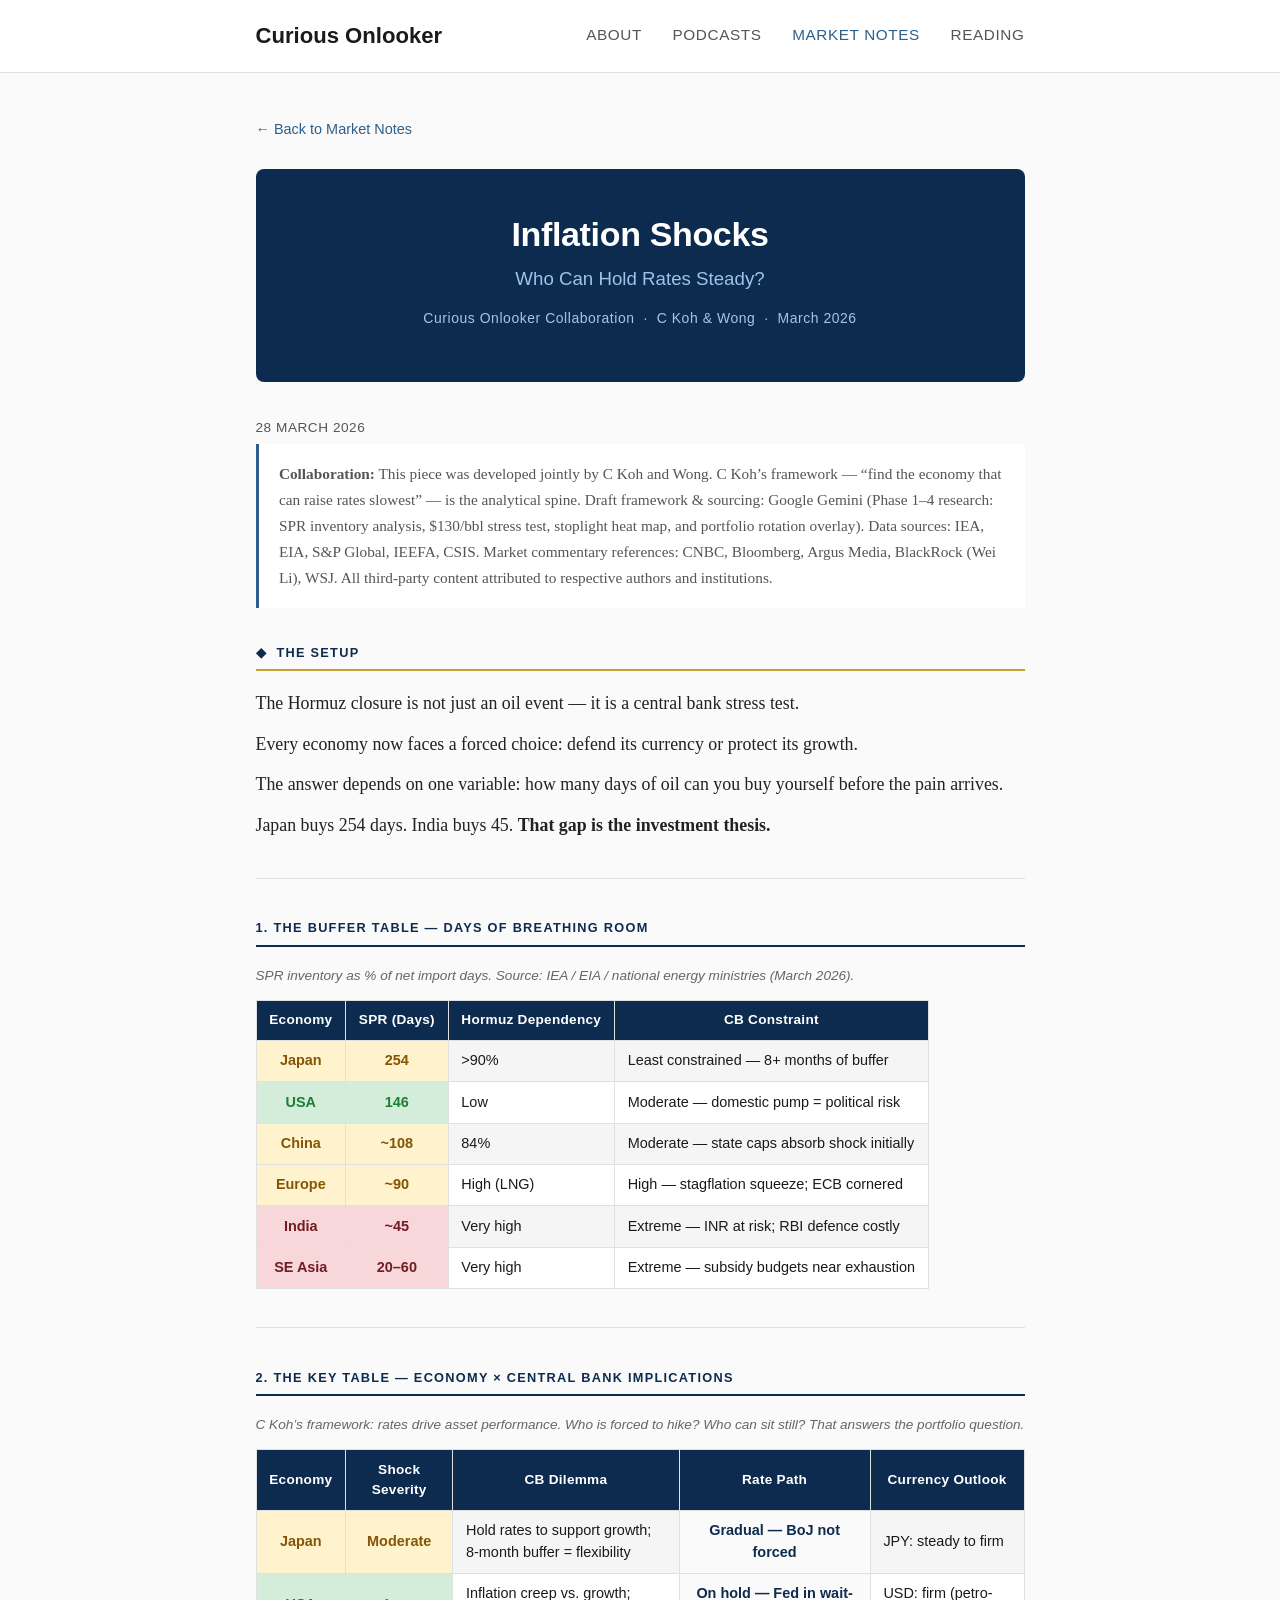
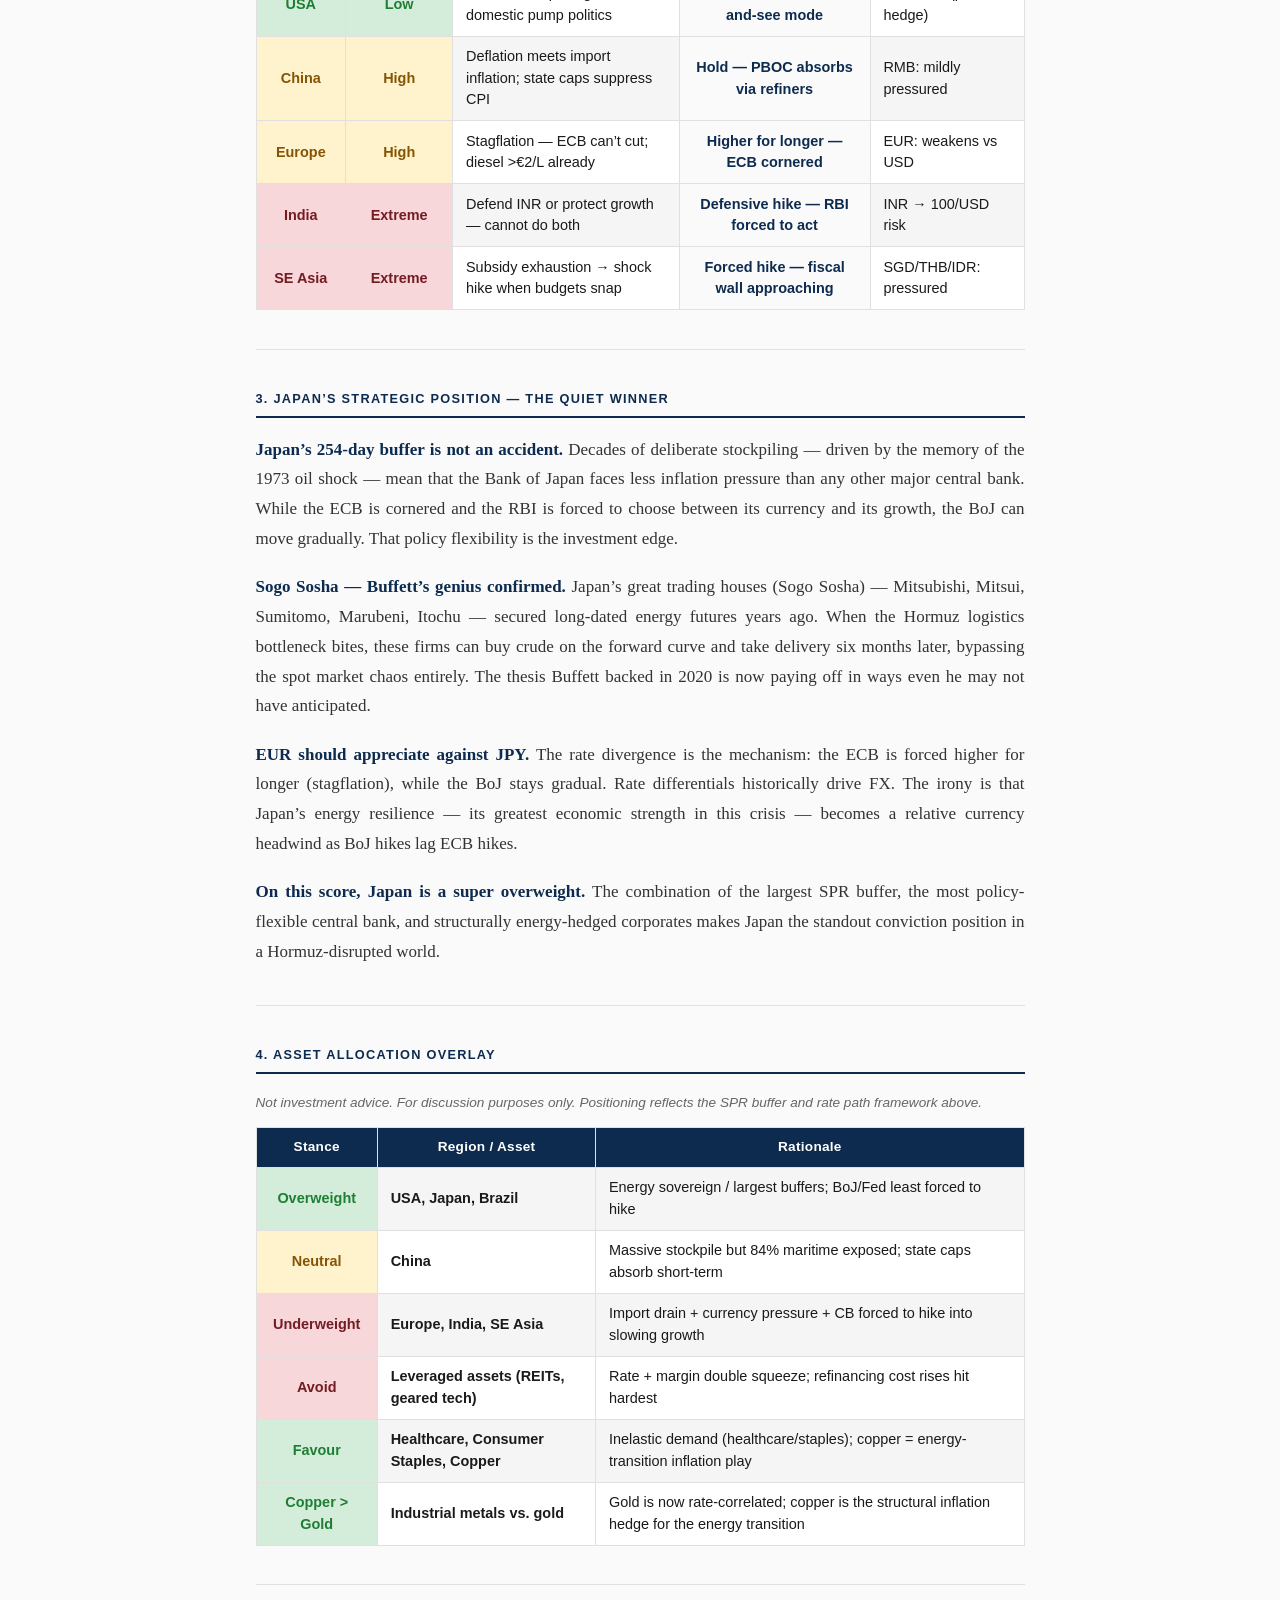
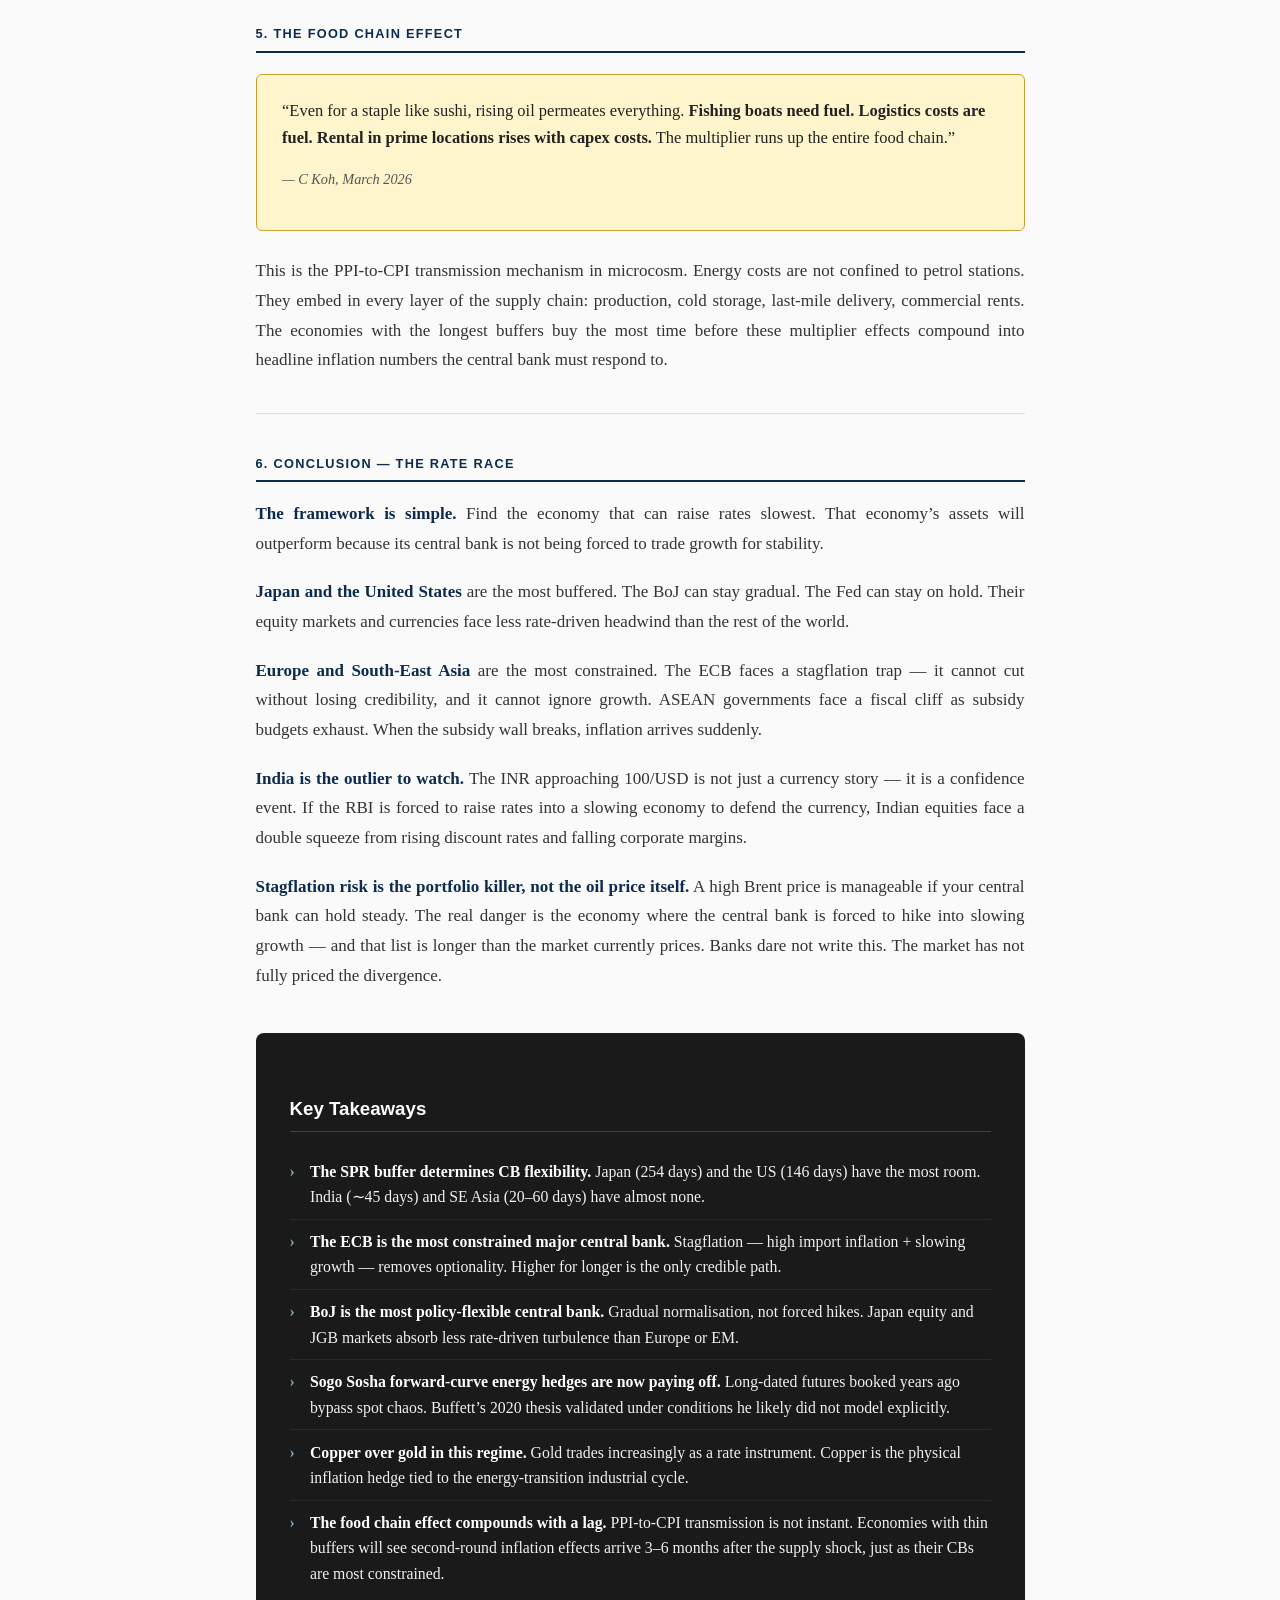
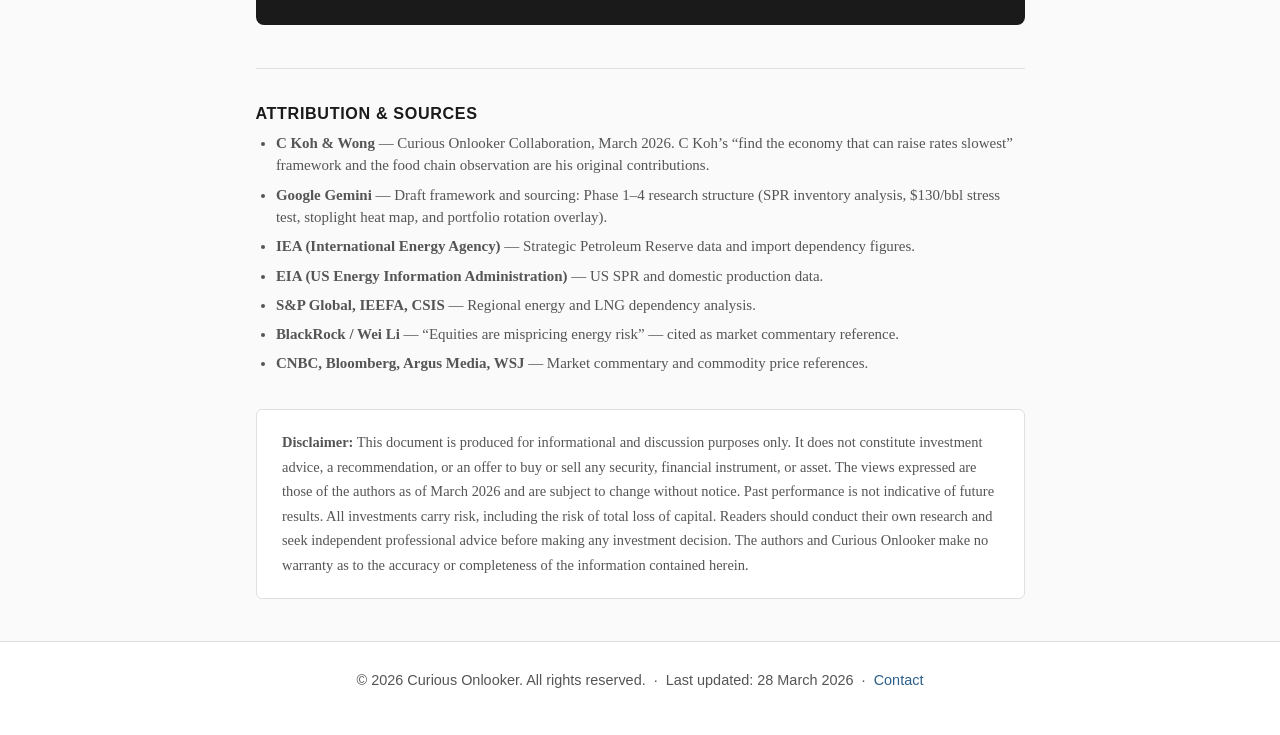
<file: inflation-shocks-mar2026.html>
<!DOCTYPE html>
<html lang="en">
<head>
  <meta charset="UTF-8">
  <meta name="viewport" content="width=device-width, initial-scale=1.0">
  <title>Inflation Shocks: Who Can Hold Rates Steady? &mdash; Curious Onlooker</title>
  <link rel="stylesheet" href="css/style.css">
  <style>
    /* ---- Title block ---- */
    .article-title-block {
      background: #0d2b4f;
      border-radius: 8px;
      padding: 2.5rem 2rem 2rem;
      margin: 0 0 2rem;
      text-align: center;
    }
    .article-title-block h1 {
      color: #fff;
      font-size: 2rem;
      margin-bottom: 0.4rem;
      letter-spacing: -0.01em;
    }
    .article-title-block .title-sub {
      color: #9bc4e8;
      font-family: -apple-system, BlinkMacSystemFont, 'Segoe UI', Helvetica, Arial, sans-serif;
      font-size: 1.1rem;
      font-weight: 400;
      margin-bottom: 0.75rem;
    }
    .article-title-block .title-byline {
      color: #aac4e0;
      font-family: -apple-system, BlinkMacSystemFont, 'Segoe UI', Helvetica, Arial, sans-serif;
      font-size: 0.82rem;
      letter-spacing: 0.04em;
    }

    /* ---- Section label ---- */
    .section-label {
      font-family: -apple-system, BlinkMacSystemFont, 'Segoe UI', Helvetica, Arial, sans-serif;
      font-size: 0.75rem;
      font-weight: 700;
      text-transform: uppercase;
      letter-spacing: 0.1em;
      color: #0d2b4f;
      border-bottom: 2px solid #0d2b4f;
      padding-bottom: 0.35rem;
      margin: 2.25rem 0 1rem;
    }

    /* ---- Hook block ---- */
    .hook-label {
      font-family: -apple-system, BlinkMacSystemFont, 'Segoe UI', Helvetica, Arial, sans-serif;
      font-size: 0.75rem;
      font-weight: 700;
      text-transform: uppercase;
      letter-spacing: 0.1em;
      color: #0d2b4f;
      border-bottom: 2px solid #c9a02f;
      padding-bottom: 0.3rem;
      margin-bottom: 1rem;
    }
    .hook-block p {
      font-size: 1.05rem;
      line-height: 1.7;
      color: #222;
      margin-bottom: 0.6rem;
    }

    /* ---- Data tables ---- */
    .data-table {
      width: 100%;
      border-collapse: collapse;
      font-family: -apple-system, BlinkMacSystemFont, 'Segoe UI', Helvetica, Arial, sans-serif;
      font-size: 0.85rem;
      margin: 0.5rem 0 1.5rem;
    }
    .data-table th {
      background: #0d2b4f;
      color: #fff;
      font-weight: 700;
      padding: 0.55rem 0.75rem;
      text-align: center;
      font-size: 0.8rem;
      letter-spacing: 0.02em;
    }
    .data-table td {
      padding: 0.55rem 0.75rem;
      border-bottom: 1px solid #e0e0e0;
      vertical-align: middle;
    }
    .data-table tr:nth-child(odd) td.body-cell {
      background: #f5f5f5;
    }
    .data-table tr:nth-child(even) td.body-cell {
      background: #fff;
    }

    /* status cells */
    .cell-green  { background: #d4edda !important; color: #1e7e34; font-weight: 700; text-align: center; }
    .cell-amber  { background: #fff3cd !important; color: #855404; font-weight: 700; text-align: center; }
    .cell-red    { background: #f8d7da !important; color: #721c24; font-weight: 700; text-align: center; }
    .cell-navy   { color: #0d2b4f; font-weight: 700; text-align: center; }

    /* ---- Allocation table ---- */
    .cell-ow   { background: #d4edda !important; color: #1e7e34; font-weight: 700; text-align: center; }
    .cell-uw   { background: #f8d7da !important; color: #721c24; font-weight: 700; text-align: center; }
    .cell-neu  { background: #fff3cd !important; color: #855404; font-weight: 700; text-align: center; }
    .cell-avoid { background: #f8d7da !important; color: #721c24; font-weight: 700; text-align: center; }
    .cell-fav  { background: #d4edda !important; color: #1e7e34; font-weight: 700; text-align: center; }

    /* ---- Callout / quote box ---- */
    .callout-gold {
      background: #fff5cc;
      border: 1px solid #c9a02f;
      border-radius: 6px;
      padding: 1.25rem 1.5rem;
      margin: 1.25rem 0 1.5rem;
      font-size: 0.97rem;
      line-height: 1.65;
      color: #222;
    }
    .callout-gold .attribution {
      margin-top: 0.6rem;
      font-size: 0.84rem;
      color: #555;
      font-style: italic;
    }

    /* ---- Body paragraphs with bold openers ---- */
    .body-para {
      font-size: 1rem;
      line-height: 1.75;
      color: #333;
      margin-bottom: 1.1rem;
      text-align: justify;
    }
    .body-para .opener {
      color: #0d2b4f;
      font-weight: 700;
    }

    /* ---- Divider ---- */
    .section-divider {
      border: none;
      border-top: 1px solid #e0e0e0;
      margin: 2.25rem 0;
    }

    /* ---- Table note ---- */
    .table-note {
      font-size: 0.8rem;
      color: #666;
      font-style: italic;
      margin-bottom: 0.75rem;
      font-family: -apple-system, BlinkMacSystemFont, 'Segoe UI', Helvetica, Arial, sans-serif;
    }

    /* ---- Key takeaways box (dark) ---- */
    .takeaways-box {
      background: #1a1a1a;
      color: #f0f0f0;
      border-radius: 8px;
      padding: 1.75rem 2rem;
      margin: 2.5rem 0;
    }
    .takeaways-box h2 {
      color: #fff;
      font-size: 1.1rem;
      margin-bottom: 1rem;
      border-bottom: 1px solid #444;
      padding-bottom: 0.6rem;
    }
    .takeaways-box ul {
      list-style: none;
      padding: 0;
      margin: 0;
    }
    .takeaways-box ul li {
      padding: 0.55rem 0 0.55rem 1.2rem;
      border-bottom: 1px solid #2a2a2a;
      font-size: 0.93rem;
      line-height: 1.6;
      position: relative;
    }
    .takeaways-box ul li::before {
      content: "›";
      position: absolute;
      left: 0;
      color: #7aadcc;
      font-weight: 700;
    }
    .takeaways-box ul li:last-child { border-bottom: none; }
    .takeaways-box ul li strong { color: #fff; }

    /* responsive tables */
    @media (max-width: 640px) {
      .data-table { font-size: 0.75rem; }
      .data-table th, .data-table td { padding: 0.4rem 0.5rem; }
      .article-title-block h1 { font-size: 1.5rem; }
    }
  </style>
</head>
<body>
  <header>
    <div class="header-inner">
      <a href="index.html" class="site-title">Curious Onlooker</a>
      <button class="menu-toggle" aria-label="Menu">
        <span></span><span></span><span></span>
      </button>
      <nav>
        <ul>
          <li><a href="index.html">About</a></li>
          <li><a href="podcasts.html">Podcasts</a></li>
          <li><a href="market-notes.html" class="active">Market Notes</a></li>
          <li><a href="reading.html">Reading</a></li>
        </ul>
      </nav>
    </div>
  </header>

  <main>
    <div class="article-nav">
      <a href="market-notes.html">&larr; Back to Market Notes</a>
    </div>

    <article class="long-post">

      <!-- Title block -->
      <div class="article-title-block">
        <h1>Inflation Shocks</h1>
        <p class="title-sub">Who Can Hold Rates Steady?</p>
        <p class="title-byline">Curious Onlooker Collaboration &nbsp;&middot;&nbsp; C Koh &amp; Wong &nbsp;&middot;&nbsp; March 2026</p>
      </div>

      <p class="post-date">28 March 2026</p>

      <div class="article-attribution">
        <p><strong>Collaboration:</strong> This piece was developed jointly by C Koh and Wong. C Koh&rsquo;s framework &mdash; &ldquo;find the economy that can raise rates slowest&rdquo; &mdash; is the analytical spine. Draft framework &amp; sourcing: Google Gemini (Phase 1&ndash;4 research: SPR inventory analysis, $130/bbl stress test, stoplight heat map, and portfolio rotation overlay). Data sources: IEA, EIA, S&amp;P Global, IEEFA, CSIS. Market commentary references: CNBC, Bloomberg, Argus Media, BlackRock (Wei Li), WSJ. All third-party content attributed to respective authors and institutions.</p>
      </div>

      <!-- Opening hook -->
      <div class="hook-label">◆&nbsp; The Setup</div>
      <div class="hook-block">
        <p>The Hormuz closure is not just an oil event &mdash; it is a central bank stress test.</p>
        <p>Every economy now faces a forced choice: defend its currency or protect its growth.</p>
        <p>The answer depends on one variable: how many days of oil can you buy yourself before the pain arrives.</p>
        <p>Japan buys 254 days. India buys 45. <strong>That gap is the investment thesis.</strong></p>
      </div>

      <hr class="section-divider">

      <!-- Section 1: Buffer table -->
      <div class="section-label">1. The Buffer Table &mdash; Days of Breathing Room</div>
      <p class="table-note">SPR inventory as % of net import days. Source: IEA / EIA / national energy ministries (March 2026).</p>

      <table class="data-table">
        <thead>
          <tr>
            <th>Economy</th>
            <th>SPR (Days)</th>
            <th>Hormuz Dependency</th>
            <th>CB Constraint</th>
          </tr>
        </thead>
        <tbody>
          <tr>
            <td class="cell-amber">Japan</td>
            <td class="cell-amber">254</td>
            <td class="body-cell">&gt;90%</td>
            <td class="body-cell">Least constrained &mdash; 8+ months of buffer</td>
          </tr>
          <tr>
            <td class="cell-green">USA</td>
            <td class="cell-green">146</td>
            <td class="body-cell">Low</td>
            <td class="body-cell">Moderate &mdash; domestic pump = political risk</td>
          </tr>
          <tr>
            <td class="cell-amber">China</td>
            <td class="cell-amber">~108</td>
            <td class="body-cell">84%</td>
            <td class="body-cell">Moderate &mdash; state caps absorb shock initially</td>
          </tr>
          <tr>
            <td class="cell-amber">Europe</td>
            <td class="cell-amber">~90</td>
            <td class="body-cell">High (LNG)</td>
            <td class="body-cell">High &mdash; stagflation squeeze; ECB cornered</td>
          </tr>
          <tr>
            <td class="cell-red">India</td>
            <td class="cell-red">~45</td>
            <td class="body-cell">Very high</td>
            <td class="body-cell">Extreme &mdash; INR at risk; RBI defence costly</td>
          </tr>
          <tr>
            <td class="cell-red">SE Asia</td>
            <td class="cell-red">20&ndash;60</td>
            <td class="body-cell">Very high</td>
            <td class="body-cell">Extreme &mdash; subsidy budgets near exhaustion</td>
          </tr>
        </tbody>
      </table>

      <hr class="section-divider">

      <!-- Section 2: CB implications table -->
      <div class="section-label">2. The Key Table &mdash; Economy &times; Central Bank Implications</div>
      <p class="table-note">C Koh&rsquo;s framework: rates drive asset performance. Who is forced to hike? Who can sit still? That answers the portfolio question.</p>

      <table class="data-table">
        <thead>
          <tr>
            <th>Economy</th>
            <th>Shock Severity</th>
            <th>CB Dilemma</th>
            <th>Rate Path</th>
            <th>Currency Outlook</th>
          </tr>
        </thead>
        <tbody>
          <tr>
            <td class="cell-amber">Japan</td>
            <td class="cell-amber">Moderate</td>
            <td class="body-cell">Hold rates to support growth; 8-month buffer = flexibility</td>
            <td class="cell-navy">Gradual &mdash; BoJ not forced</td>
            <td class="body-cell">JPY: steady to firm</td>
          </tr>
          <tr>
            <td class="cell-green">USA</td>
            <td class="cell-green">Low</td>
            <td class="body-cell">Inflation creep vs. growth; domestic pump politics</td>
            <td class="cell-navy">On hold &mdash; Fed in wait-and-see mode</td>
            <td class="body-cell">USD: firm (petro-hedge)</td>
          </tr>
          <tr>
            <td class="cell-amber">China</td>
            <td class="cell-amber">High</td>
            <td class="body-cell">Deflation meets import inflation; state caps suppress CPI</td>
            <td class="cell-navy">Hold &mdash; PBOC absorbs via refiners</td>
            <td class="body-cell">RMB: mildly pressured</td>
          </tr>
          <tr>
            <td class="cell-amber">Europe</td>
            <td class="cell-amber">High</td>
            <td class="body-cell">Stagflation &mdash; ECB can&rsquo;t cut; diesel &gt;&euro;2/L already</td>
            <td class="cell-navy">Higher for longer &mdash; ECB cornered</td>
            <td class="body-cell">EUR: weakens vs USD</td>
          </tr>
          <tr>
            <td class="cell-red">India</td>
            <td class="cell-red">Extreme</td>
            <td class="body-cell">Defend INR or protect growth &mdash; cannot do both</td>
            <td class="cell-navy">Defensive hike &mdash; RBI forced to act</td>
            <td class="body-cell">INR &rarr; 100/USD risk</td>
          </tr>
          <tr>
            <td class="cell-red">SE Asia</td>
            <td class="cell-red">Extreme</td>
            <td class="body-cell">Subsidy exhaustion &rarr; shock hike when budgets snap</td>
            <td class="cell-navy">Forced hike &mdash; fiscal wall approaching</td>
            <td class="body-cell">SGD/THB/IDR: pressured</td>
          </tr>
        </tbody>
      </table>

      <hr class="section-divider">

      <!-- Section 3: Japan -->
      <div class="section-label">3. Japan&rsquo;s Strategic Position &mdash; The Quiet Winner</div>

      <p class="body-para"><span class="opener">Japan&rsquo;s 254-day buffer is not an accident.</span> Decades of deliberate stockpiling &mdash; driven by the memory of the 1973 oil shock &mdash; mean that the Bank of Japan faces less inflation pressure than any other major central bank. While the ECB is cornered and the RBI is forced to choose between its currency and its growth, the BoJ can move gradually. That policy flexibility is the investment edge.</p>

      <p class="body-para"><span class="opener">Sogo Sosha &mdash; Buffett&rsquo;s genius confirmed.</span> Japan&rsquo;s great trading houses (Sogo Sosha) &mdash; Mitsubishi, Mitsui, Sumitomo, Marubeni, Itochu &mdash; secured long-dated energy futures years ago. When the Hormuz logistics bottleneck bites, these firms can buy crude on the forward curve and take delivery six months later, bypassing the spot market chaos entirely. The thesis Buffett backed in 2020 is now paying off in ways even he may not have anticipated.</p>

      <p class="body-para"><span class="opener">EUR should appreciate against JPY.</span> The rate divergence is the mechanism: the ECB is forced higher for longer (stagflation), while the BoJ stays gradual. Rate differentials historically drive FX. The irony is that Japan&rsquo;s energy resilience &mdash; its greatest economic strength in this crisis &mdash; becomes a relative currency headwind as BoJ hikes lag ECB hikes.</p>

      <p class="body-para"><span class="opener">On this score, Japan is a super overweight.</span> The combination of the largest SPR buffer, the most policy-flexible central bank, and structurally energy-hedged corporates makes Japan the standout conviction position in a Hormuz-disrupted world.</p>

      <hr class="section-divider">

      <!-- Section 4: Asset allocation -->
      <div class="section-label">4. Asset Allocation Overlay</div>
      <p class="table-note">Not investment advice. For discussion purposes only. Positioning reflects the SPR buffer and rate path framework above.</p>

      <table class="data-table">
        <thead>
          <tr>
            <th>Stance</th>
            <th>Region / Asset</th>
            <th>Rationale</th>
          </tr>
        </thead>
        <tbody>
          <tr>
            <td class="cell-ow">Overweight</td>
            <td class="body-cell"><strong>USA, Japan, Brazil</strong></td>
            <td class="body-cell">Energy sovereign / largest buffers; BoJ/Fed least forced to hike</td>
          </tr>
          <tr>
            <td class="cell-neu">Neutral</td>
            <td class="body-cell"><strong>China</strong></td>
            <td class="body-cell">Massive stockpile but 84% maritime exposed; state caps absorb short-term</td>
          </tr>
          <tr>
            <td class="cell-uw">Underweight</td>
            <td class="body-cell"><strong>Europe, India, SE Asia</strong></td>
            <td class="body-cell">Import drain + currency pressure + CB forced to hike into slowing growth</td>
          </tr>
          <tr>
            <td class="cell-avoid">Avoid</td>
            <td class="body-cell"><strong>Leveraged assets (REITs, geared tech)</strong></td>
            <td class="body-cell">Rate + margin double squeeze; refinancing cost rises hit hardest</td>
          </tr>
          <tr>
            <td class="cell-fav">Favour</td>
            <td class="body-cell"><strong>Healthcare, Consumer Staples, Copper</strong></td>
            <td class="body-cell">Inelastic demand (healthcare/staples); copper = energy-transition inflation play</td>
          </tr>
          <tr>
            <td class="cell-fav">Copper &gt; Gold</td>
            <td class="body-cell"><strong>Industrial metals vs. gold</strong></td>
            <td class="body-cell">Gold is now rate-correlated; copper is the structural inflation hedge for the energy transition</td>
          </tr>
        </tbody>
      </table>

      <hr class="section-divider">

      <!-- Section 5: Food chain -->
      <div class="section-label">5. The Food Chain Effect</div>

      <div class="callout-gold">
        <p>&ldquo;Even for a staple like sushi, rising oil permeates everything. <strong>Fishing boats need fuel.</strong> <strong>Logistics costs are fuel.</strong> <strong>Rental in prime locations rises with capex costs.</strong> The multiplier runs up the entire food chain.&rdquo;</p>
        <p class="attribution">&mdash; C Koh, March 2026</p>
      </div>

      <p class="body-para">This is the PPI-to-CPI transmission mechanism in microcosm. Energy costs are not confined to petrol stations. They embed in every layer of the supply chain: production, cold storage, last-mile delivery, commercial rents. The economies with the longest buffers buy the most time before these multiplier effects compound into headline inflation numbers the central bank must respond to.</p>

      <hr class="section-divider">

      <!-- Section 6: Conclusion -->
      <div class="section-label">6. Conclusion &mdash; The Rate Race</div>

      <p class="body-para"><span class="opener">The framework is simple.</span> Find the economy that can raise rates slowest. That economy&rsquo;s assets will outperform because its central bank is not being forced to trade growth for stability.</p>

      <p class="body-para"><span class="opener">Japan and the United States</span> are the most buffered. The BoJ can stay gradual. The Fed can stay on hold. Their equity markets and currencies face less rate-driven headwind than the rest of the world.</p>

      <p class="body-para"><span class="opener">Europe and South-East Asia</span> are the most constrained. The ECB faces a stagflation trap &mdash; it cannot cut without losing credibility, and it cannot ignore growth. ASEAN governments face a fiscal cliff as subsidy budgets exhaust. When the subsidy wall breaks, inflation arrives suddenly.</p>

      <p class="body-para"><span class="opener">India is the outlier to watch.</span> The INR approaching 100/USD is not just a currency story &mdash; it is a confidence event. If the RBI is forced to raise rates into a slowing economy to defend the currency, Indian equities face a double squeeze from rising discount rates and falling corporate margins.</p>

      <p class="body-para"><span class="opener">Stagflation risk is the portfolio killer, not the oil price itself.</span> A high Brent price is manageable if your central bank can hold steady. The real danger is the economy where the central bank is forced to hike into slowing growth &mdash; and that list is longer than the market currently prices. Banks dare not write this. The market has not fully priced the divergence.</p>

      <!-- Key takeaways -->
      <div class="takeaways-box">
        <h2>Key Takeaways</h2>
        <ul>
          <li><strong>The SPR buffer determines CB flexibility.</strong> Japan (254 days) and the US (146 days) have the most room. India (&sim;45 days) and SE Asia (20&ndash;60 days) have almost none.</li>
          <li><strong>The ECB is the most constrained major central bank.</strong> Stagflation &mdash; high import inflation + slowing growth &mdash; removes optionality. Higher for longer is the only credible path.</li>
          <li><strong>BoJ is the most policy-flexible central bank.</strong> Gradual normalisation, not forced hikes. Japan equity and JGB markets absorb less rate-driven turbulence than Europe or EM.</li>
          <li><strong>Sogo Sosha forward-curve energy hedges are now paying off.</strong> Long-dated futures booked years ago bypass spot chaos. Buffett&rsquo;s 2020 thesis validated under conditions he likely did not model explicitly.</li>
          <li><strong>Copper over gold in this regime.</strong> Gold trades increasingly as a rate instrument. Copper is the physical inflation hedge tied to the energy-transition industrial cycle.</li>
          <li><strong>The food chain effect compounds with a lag.</strong> PPI-to-CPI transmission is not instant. Economies with thin buffers will see second-round inflation effects arrive 3&ndash;6 months after the supply shock, just as their CBs are most constrained.</li>
        </ul>
      </div>

      <!-- Sources -->
      <div class="sources">
        <h3>Attribution &amp; Sources</h3>
        <ul>
          <li><strong>C Koh &amp; Wong</strong> &mdash; Curious Onlooker Collaboration, March 2026. C Koh&rsquo;s &ldquo;find the economy that can raise rates slowest&rdquo; framework and the food chain observation are his original contributions.</li>
          <li><strong>Google Gemini</strong> &mdash; Draft framework and sourcing: Phase 1&ndash;4 research structure (SPR inventory analysis, $130/bbl stress test, stoplight heat map, and portfolio rotation overlay).</li>
          <li><strong>IEA (International Energy Agency)</strong> &mdash; Strategic Petroleum Reserve data and import dependency figures.</li>
          <li><strong>EIA (US Energy Information Administration)</strong> &mdash; US SPR and domestic production data.</li>
          <li><strong>S&amp;P Global, IEEFA, CSIS</strong> &mdash; Regional energy and LNG dependency analysis.</li>
          <li><strong>BlackRock / Wei Li</strong> &mdash; &ldquo;Equities are mispricing energy risk&rdquo; &mdash; cited as market commentary reference.</li>
          <li><strong>CNBC, Bloomberg, Argus Media, WSJ</strong> &mdash; Market commentary and commodity price references.</li>
        </ul>
      </div>

      <!-- Disclaimer -->
      <div class="disclaimer">
        <p><strong>Disclaimer:</strong> This document is produced for informational and discussion purposes only. It does not constitute investment advice, a recommendation, or an offer to buy or sell any security, financial instrument, or asset. The views expressed are those of the authors as of March 2026 and are subject to change without notice. Past performance is not indicative of future results. All investments carry risk, including the risk of total loss of capital. Readers should conduct their own research and seek independent professional advice before making any investment decision. The authors and Curious Onlooker make no warranty as to the accuracy or completeness of the information contained herein.</p>
      </div>

    </article>
  </main>

  <footer>
    <p>&copy; 2026 Curious Onlooker. All rights reserved. &nbsp;&middot;&nbsp; Last updated: 28 March 2026 &nbsp;&middot;&nbsp; <a href="mailto:huanggongwu@gmail.com">Contact</a></p>
  </footer>

  <script src="js/main.js"></script>
</body>
</html>
</file>
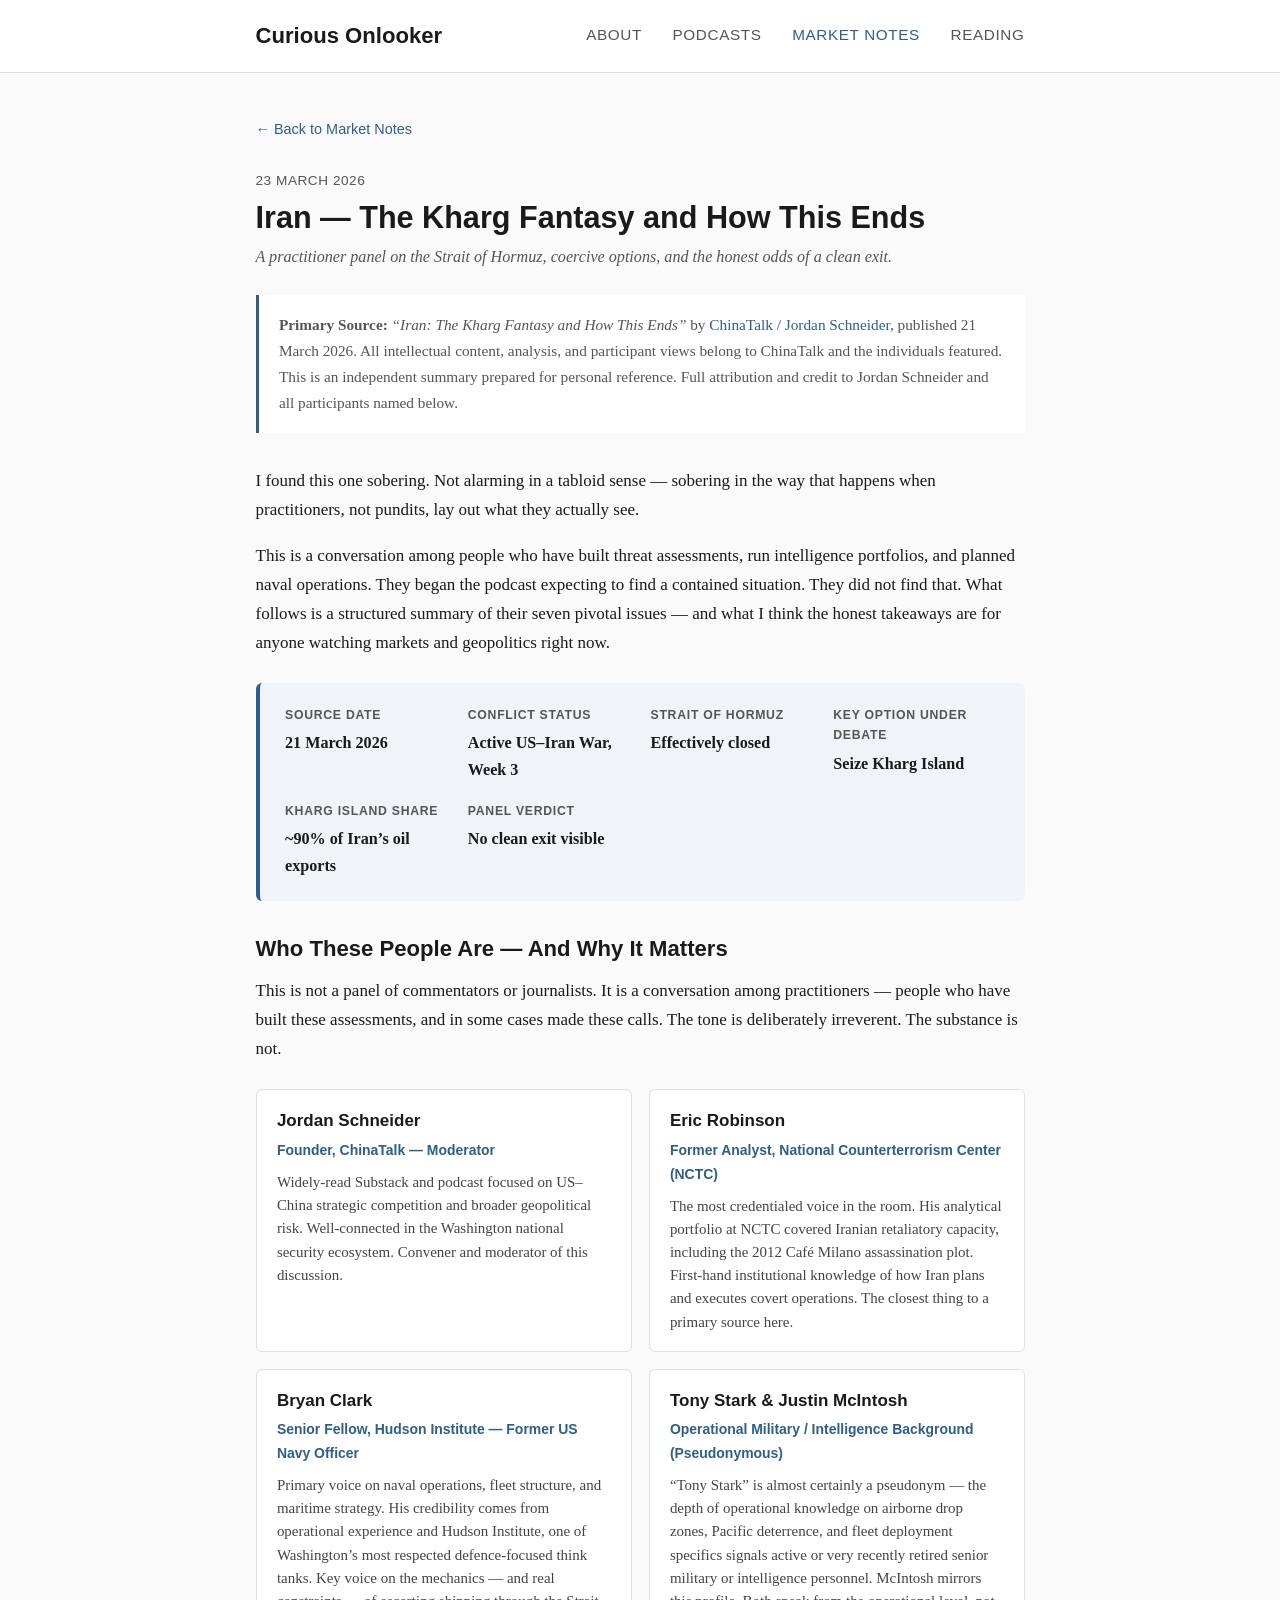
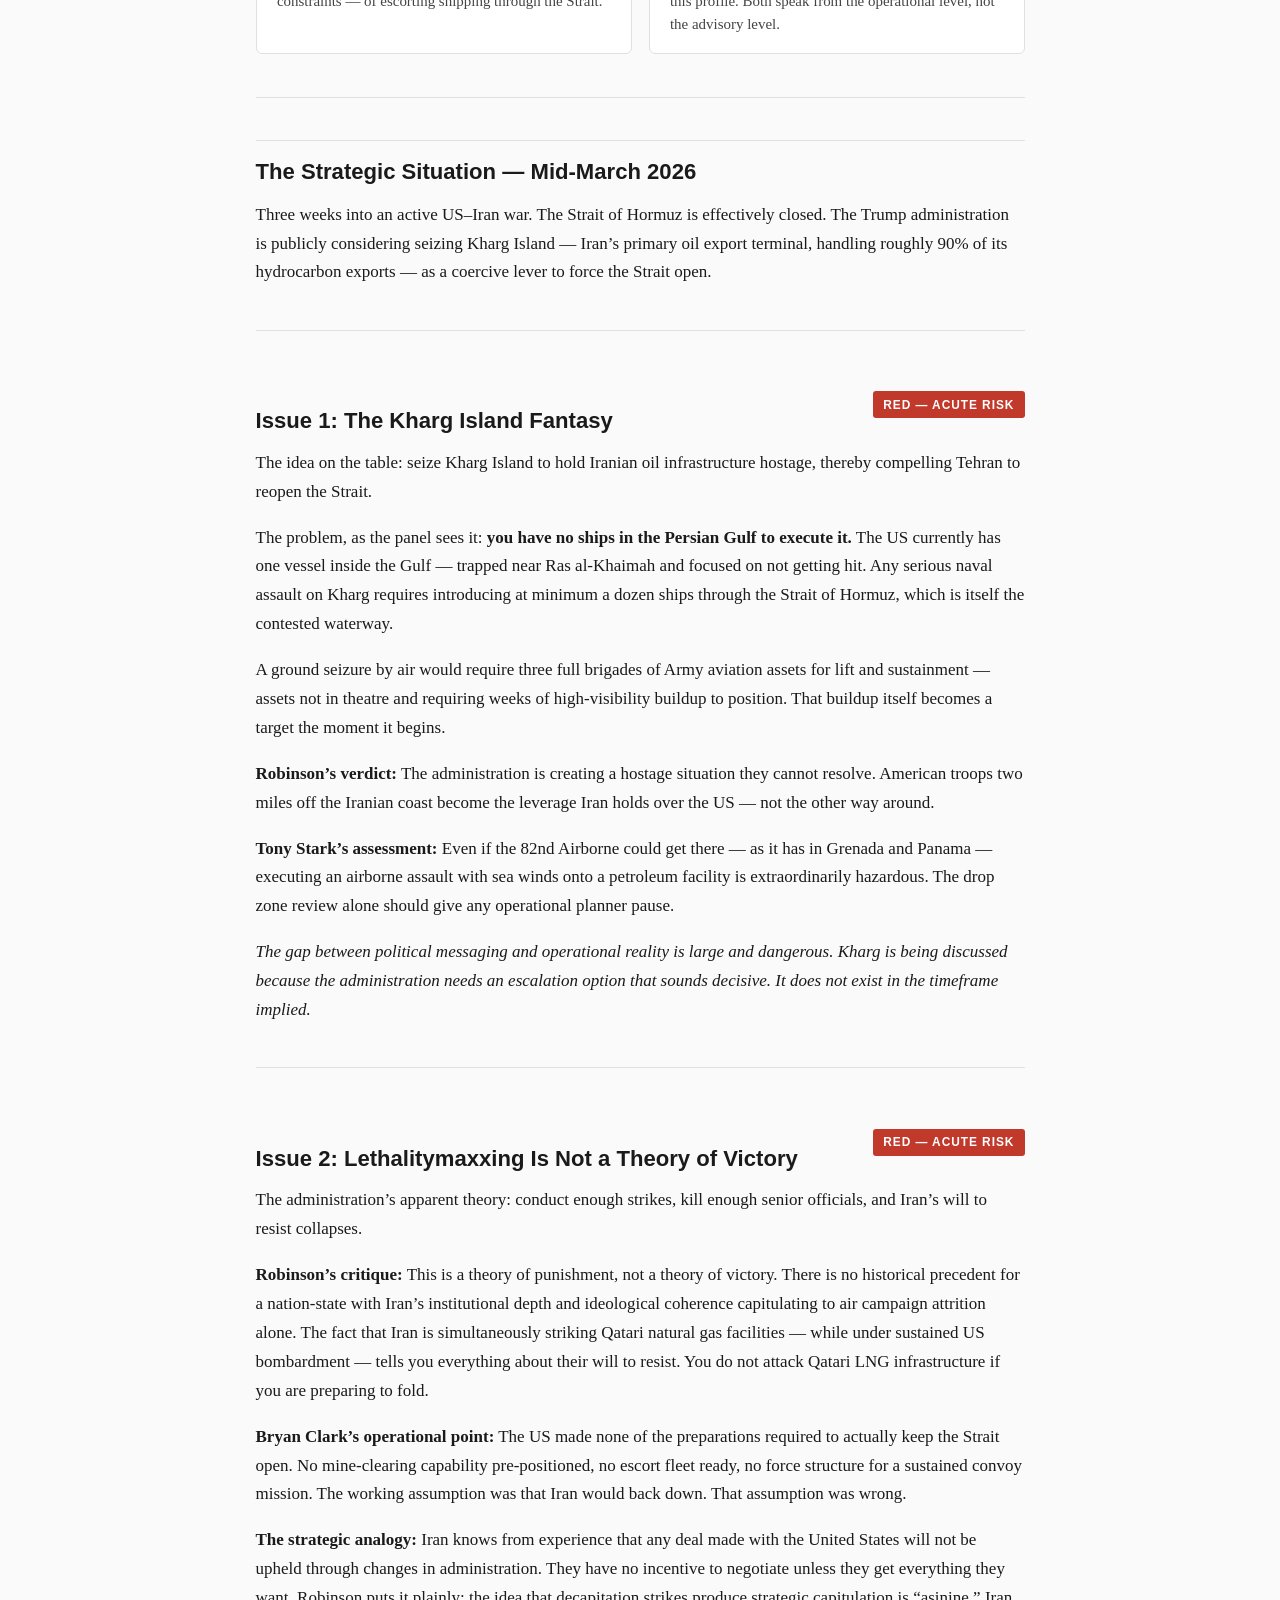
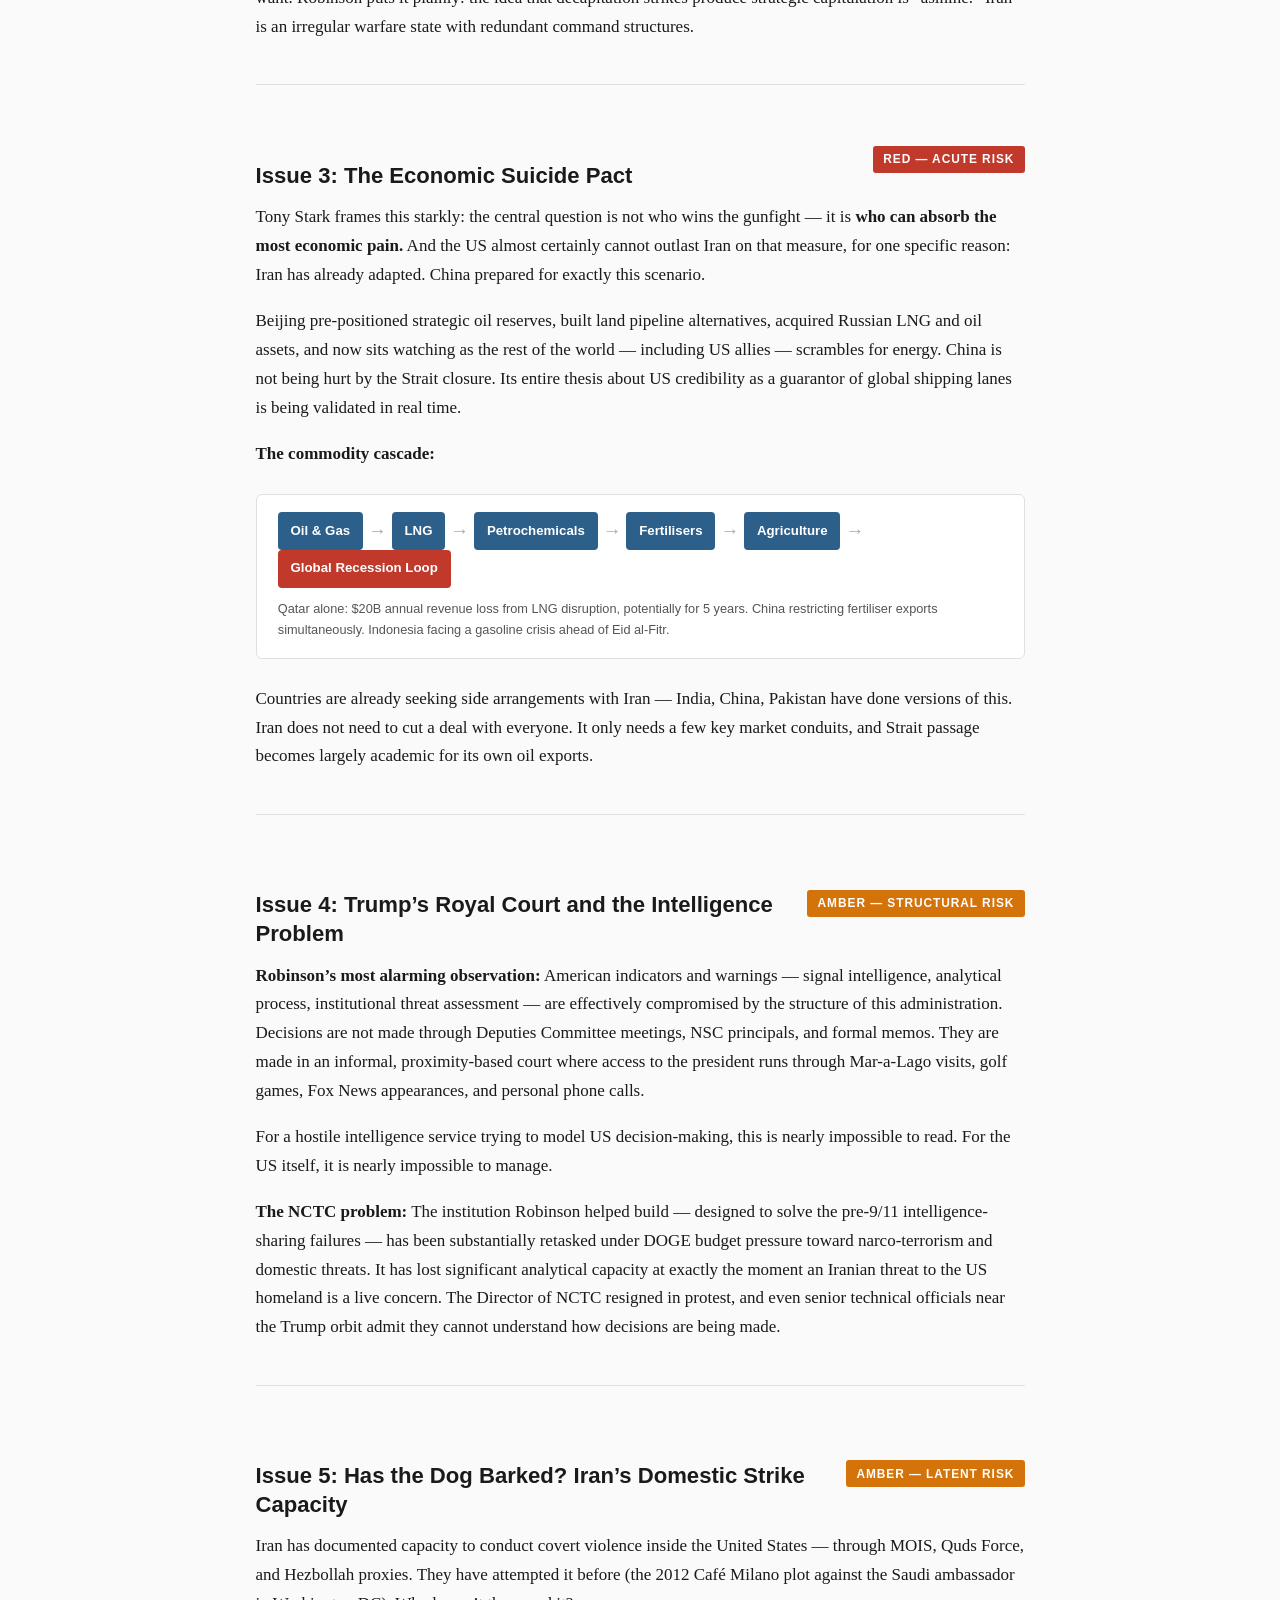
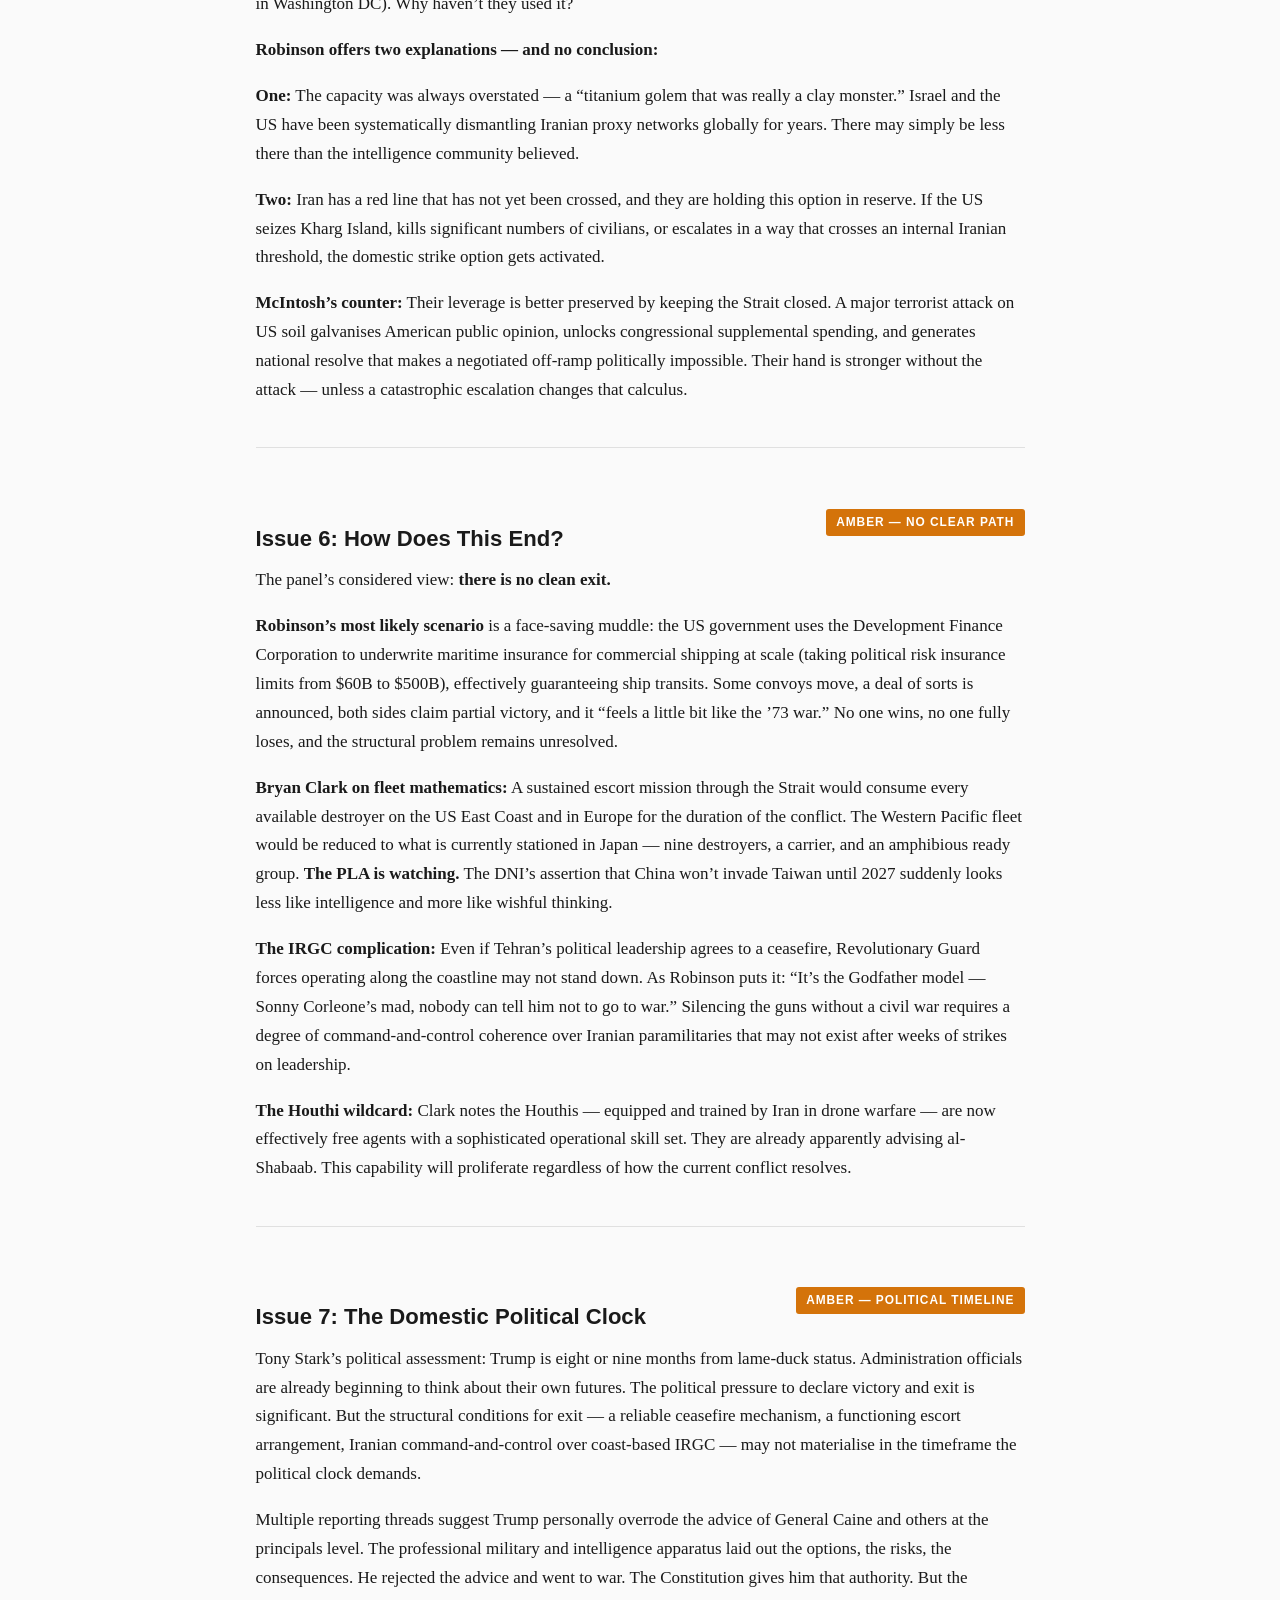
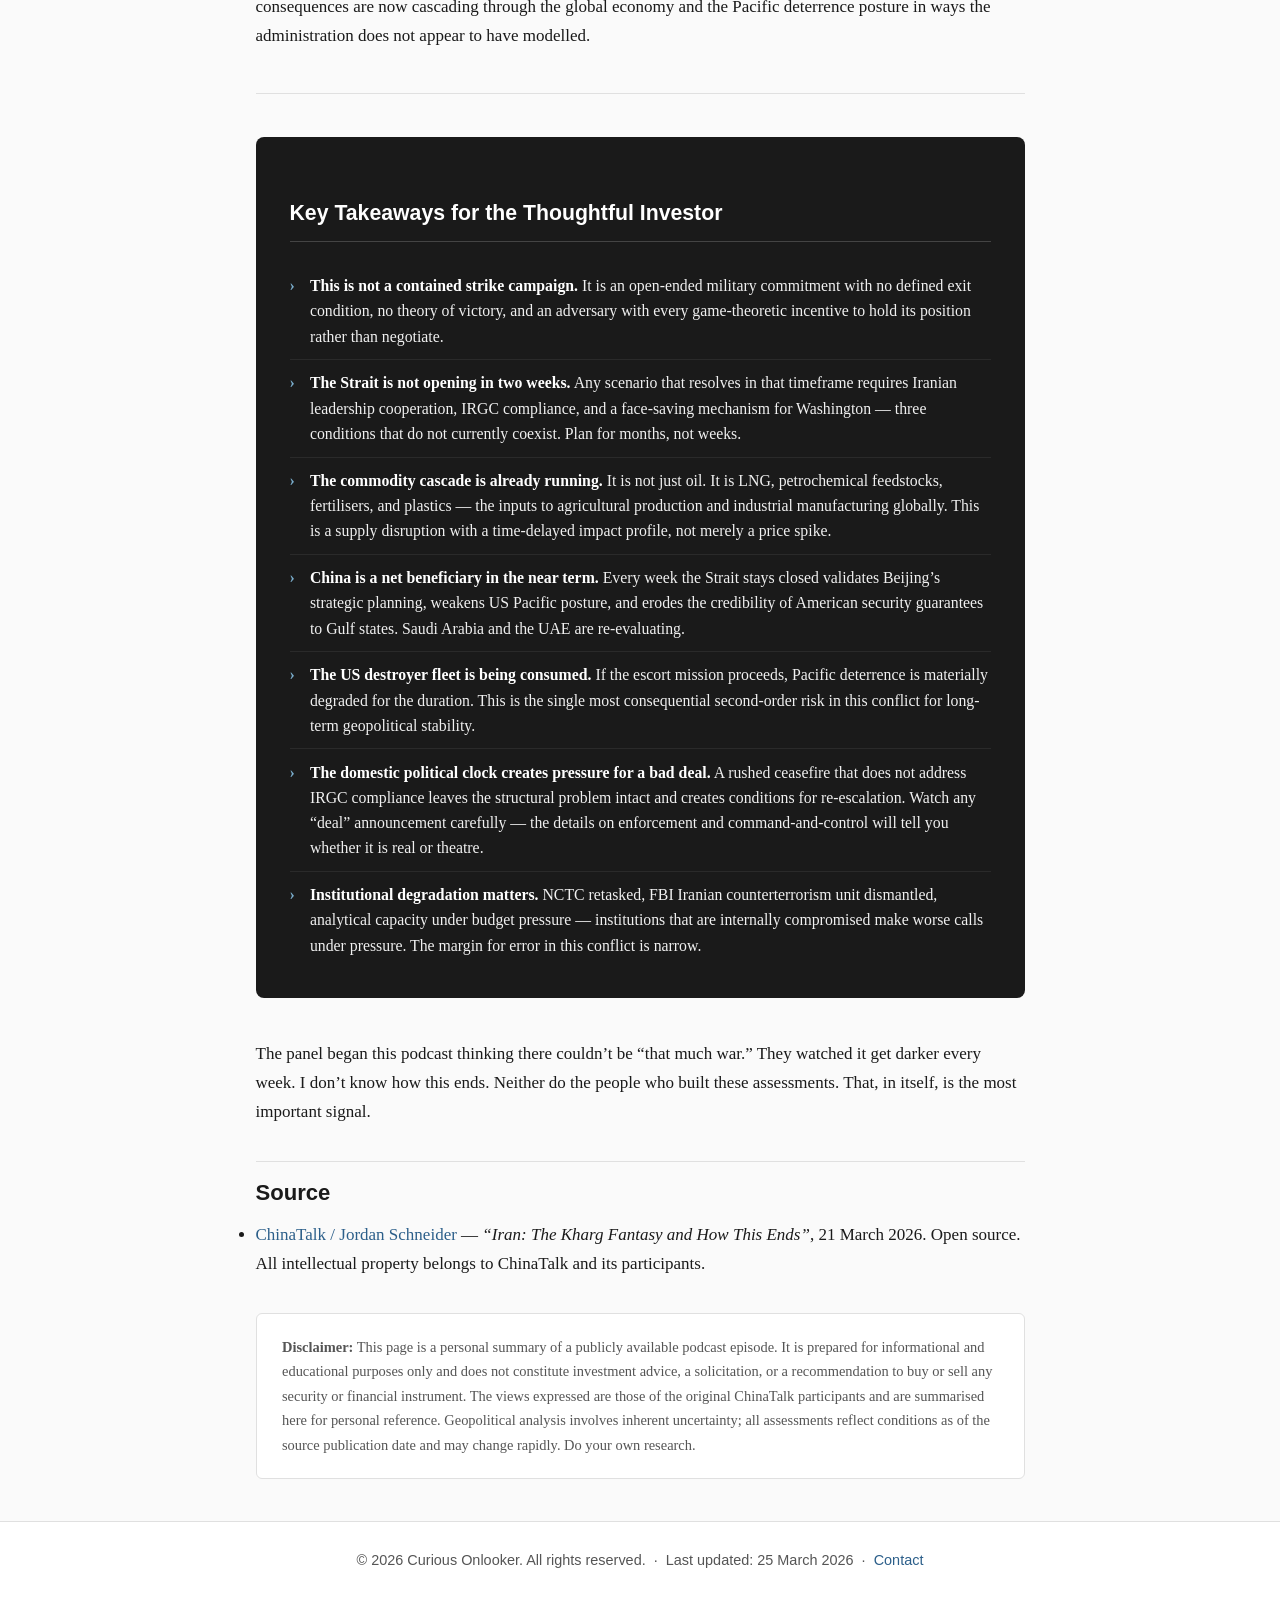
<file: iran-hormuz-analysis.html>
<!DOCTYPE html>
<html lang="en">
<head>
  <meta charset="UTF-8">
  <meta name="viewport" content="width=device-width, initial-scale=1.0">
  <title>Iran &mdash; The Kharg Fantasy and How This Ends &mdash; Curious Onlooker</title>
  <link rel="stylesheet" href="css/style.css">
  <style>
    /* ---- Snapshot card ---- */
    .situation-snapshot {
      background: #f0f4f8;
      border-left: 4px solid #2c5f8a;
      border-radius: 6px;
      padding: 1.25rem 1.5rem;
      margin: 1.5rem 0 2rem;
      display: grid;
      grid-template-columns: repeat(auto-fit, minmax(160px, 1fr));
      gap: 1rem;
    }
    .snapshot-item { }
    .snapshot-label {
      font-size: 0.72rem;
      font-family: -apple-system, BlinkMacSystemFont, 'Segoe UI', Helvetica, Arial, sans-serif;
      font-weight: 700;
      text-transform: uppercase;
      letter-spacing: 0.06em;
      color: #555;
      margin-bottom: 0.2rem;
    }
    .snapshot-value {
      font-size: 0.95rem;
      font-weight: 600;
      color: #1a1a1a;
    }

    /* ---- Speaker cards ---- */
    .speaker-grid {
      display: grid;
      grid-template-columns: repeat(auto-fit, minmax(300px, 1fr));
      gap: 1rem;
      margin: 1.5rem 0 2rem;
    }
    .speaker-card {
      background: #fff;
      border: 1px solid #e0e0e0;
      border-radius: 6px;
      padding: 1rem 1.2rem;
    }
    .speaker-name {
      font-family: -apple-system, BlinkMacSystemFont, 'Segoe UI', Helvetica, Arial, sans-serif;
      font-weight: 700;
      font-size: 1rem;
      margin-bottom: 0.15rem;
      color: #1a1a1a;
    }
    .speaker-role {
      font-size: 0.82rem;
      color: #2c5f8a;
      font-weight: 600;
      margin-bottom: 0.5rem;
      font-family: -apple-system, BlinkMacSystemFont, 'Segoe UI', Helvetica, Arial, sans-serif;
    }
    .speaker-card p {
      font-size: 0.88rem;
      line-height: 1.55;
      color: #444;
      margin-bottom: 0;
    }

    /* ---- Severity badge ---- */
    .issue-header {
      display: flex;
      align-items: center;
      gap: 0.75rem;
      margin-bottom: 0.75rem;
      flex-wrap: wrap;
    }
    .issue-header h2 {
      margin-bottom: 0;
      flex: 1;
    }
    .severity-badge {
      font-family: -apple-system, BlinkMacSystemFont, 'Segoe UI', Helvetica, Arial, sans-serif;
      font-size: 0.7rem;
      font-weight: 700;
      text-transform: uppercase;
      letter-spacing: 0.08em;
      padding: 0.2rem 0.6rem;
      border-radius: 3px;
      white-space: nowrap;
    }
    .severity-red {
      background: #c0392b;
      color: #fff;
    }
    .severity-amber {
      background: #d4730a;
      color: #fff;
    }

    /* ---- Cascade visual ---- */
    .cascade-chain {
      display: flex;
      align-items: center;
      flex-wrap: wrap;
      gap: 0;
      margin: 1.5rem 0;
      background: #fff;
      border: 1px solid #e0e0e0;
      border-radius: 6px;
      padding: 1rem 1.25rem;
    }
    .cascade-node {
      background: #2c5f8a;
      color: #fff;
      font-family: -apple-system, BlinkMacSystemFont, 'Segoe UI', Helvetica, Arial, sans-serif;
      font-size: 0.78rem;
      font-weight: 700;
      padding: 0.45rem 0.75rem;
      border-radius: 4px;
      text-align: center;
      white-space: nowrap;
    }
    .cascade-node.end-node {
      background: #c0392b;
    }
    .cascade-arrow {
      color: #aaa;
      font-size: 1.1rem;
      padding: 0 0.3rem;
      font-weight: 300;
    }
    .cascade-label {
      font-size: 0.75rem;
      color: #555;
      margin-top: 0.6rem;
      font-family: -apple-system, BlinkMacSystemFont, 'Segoe UI', Helvetica, Arial, sans-serif;
    }
    .cascade-wrap {
      width: 100%;
    }

    /* ---- Key Takeaways box ---- */
    .takeaways-box {
      background: #1a1a1a;
      color: #f0f0f0;
      border-radius: 8px;
      padding: 1.75rem 2rem;
      margin: 2.5rem 0;
    }
    .takeaways-box h2 {
      color: #fff;
      font-size: 1.25rem;
      margin-bottom: 1.25rem;
      border-bottom: 1px solid #444;
      padding-bottom: 0.75rem;
    }
    .takeaways-box ul {
      list-style: none;
      padding: 0;
      margin: 0;
    }
    .takeaways-box ul li {
      padding: 0.6rem 0;
      border-bottom: 1px solid #2a2a2a;
      font-size: 0.93rem;
      line-height: 1.6;
      padding-left: 1.2rem;
      position: relative;
    }
    .takeaways-box ul li::before {
      content: "›";
      position: absolute;
      left: 0;
      color: #7aadcc;
      font-weight: 700;
    }
    .takeaways-box ul li:last-child {
      border-bottom: none;
    }
    .takeaways-box ul li strong {
      color: #fff;
    }

    /* ---- Divider ---- */
    .section-divider {
      border: none;
      border-top: 1px solid #e0e0e0;
      margin: 2.5rem 0;
    }
  </style>
</head>
<body>
  <header>
    <div class="header-inner">
      <a href="index.html" class="site-title">Curious Onlooker</a>
      <button class="menu-toggle" aria-label="Menu">
        <span></span><span></span><span></span>
      </button>
      <nav>
        <ul>
          <li><a href="index.html">About</a></li>
          <li><a href="podcasts.html">Podcasts</a></li>
          <li><a href="market-notes.html" class="active">Market Notes</a></li>
          <li><a href="reading.html">Reading</a></li>
        </ul>
      </nav>
    </div>
  </header>

  <main>
    <div class="article-nav">
      <a href="market-notes.html">&larr; Back to Market Notes</a>
    </div>

    <article class="long-post">
      <p class="post-date">23 March 2026</p>
      <h1>Iran &mdash; The Kharg Fantasy and How This Ends</h1>
      <p class="article-subtitle">A practitioner panel on the Strait of Hormuz, coercive options, and the honest odds of a clean exit.</p>

      <div class="article-attribution">
        <p><strong>Primary Source:</strong> <em>&ldquo;Iran: The Kharg Fantasy and How This Ends&rdquo;</em> by <a href="https://chinatalk.substack.com/" target="_blank" rel="noopener">ChinaTalk / Jordan Schneider</a>, published 21 March 2026. All intellectual content, analysis, and participant views belong to ChinaTalk and the individuals featured. This is an independent summary prepared for personal reference. Full attribution and credit to Jordan Schneider and all participants named below.</p>
      </div>

      <!-- Intro -->
      <p>I found this one sobering. Not alarming in a tabloid sense &mdash; sobering in the way that happens when practitioners, not pundits, lay out what they actually see.</p>
      <p>This is a conversation among people who have built threat assessments, run intelligence portfolios, and planned naval operations. They began the podcast expecting to find a contained situation. They did not find that. What follows is a structured summary of their seven pivotal issues &mdash; and what I think the honest takeaways are for anyone watching markets and geopolitics right now.</p>

      <!-- Situation snapshot -->
      <div class="situation-snapshot">
        <div class="snapshot-item">
          <div class="snapshot-label">Source Date</div>
          <div class="snapshot-value">21 March 2026</div>
        </div>
        <div class="snapshot-item">
          <div class="snapshot-label">Conflict Status</div>
          <div class="snapshot-value">Active US&ndash;Iran War, Week 3</div>
        </div>
        <div class="snapshot-item">
          <div class="snapshot-label">Strait of Hormuz</div>
          <div class="snapshot-value">Effectively closed</div>
        </div>
        <div class="snapshot-item">
          <div class="snapshot-label">Key Option Under Debate</div>
          <div class="snapshot-value">Seize Kharg Island</div>
        </div>
        <div class="snapshot-item">
          <div class="snapshot-label">Kharg Island Share</div>
          <div class="snapshot-value">~90% of Iran&rsquo;s oil exports</div>
        </div>
        <div class="snapshot-item">
          <div class="snapshot-label">Panel Verdict</div>
          <div class="snapshot-value">No clean exit visible</div>
        </div>
      </div>

      <!-- Who these people are -->
      <h2>Who These People Are &mdash; And Why It Matters</h2>
      <p>This is not a panel of commentators or journalists. It is a conversation among practitioners &mdash; people who have built these assessments, and in some cases made these calls. The tone is deliberately irreverent. The substance is not.</p>

      <div class="speaker-grid">
        <div class="speaker-card">
          <div class="speaker-name">Jordan Schneider</div>
          <div class="speaker-role">Founder, ChinaTalk &mdash; Moderator</div>
          <p>Widely-read Substack and podcast focused on US&ndash;China strategic competition and broader geopolitical risk. Well-connected in the Washington national security ecosystem. Convener and moderator of this discussion.</p>
        </div>
        <div class="speaker-card">
          <div class="speaker-name">Eric Robinson</div>
          <div class="speaker-role">Former Analyst, National Counterterrorism Center (NCTC)</div>
          <p>The most credentialed voice in the room. His analytical portfolio at NCTC covered Iranian retaliatory capacity, including the 2012 Caf&eacute; Milano assassination plot. First-hand institutional knowledge of how Iran plans and executes covert operations. The closest thing to a primary source here.</p>
        </div>
        <div class="speaker-card">
          <div class="speaker-name">Bryan Clark</div>
          <div class="speaker-role">Senior Fellow, Hudson Institute &mdash; Former US Navy Officer</div>
          <p>Primary voice on naval operations, fleet structure, and maritime strategy. His credibility comes from operational experience and Hudson Institute, one of Washington&rsquo;s most respected defence-focused think tanks. Key voice on the mechanics &mdash; and real constraints &mdash; of escorting shipping through the Strait.</p>
        </div>
        <div class="speaker-card">
          <div class="speaker-name">Tony Stark &amp; Justin McIntosh</div>
          <div class="speaker-role">Operational Military / Intelligence Background (Pseudonymous)</div>
          <p>&ldquo;Tony Stark&rdquo; is almost certainly a pseudonym &mdash; the depth of operational knowledge on airborne drop zones, Pacific deterrence, and fleet deployment specifics signals active or very recently retired senior military or intelligence personnel. McIntosh mirrors this profile. Both speak from the operational level, not the advisory level.</p>
        </div>
      </div>

      <hr class="section-divider">

      <!-- Strategic Situation -->
      <h2>The Strategic Situation &mdash; Mid-March 2026</h2>
      <p>Three weeks into an active US&ndash;Iran war. The Strait of Hormuz is effectively closed. The Trump administration is publicly considering seizing Kharg Island &mdash; Iran&rsquo;s primary oil export terminal, handling roughly 90% of its hydrocarbon exports &mdash; as a coercive lever to force the Strait open.</p>

      <hr class="section-divider">

      <!-- Issue 1 -->
      <div class="issue-header">
        <h2>Issue 1: The Kharg Island Fantasy</h2>
        <span class="severity-badge severity-red">Red &mdash; Acute Risk</span>
      </div>
      <p>The idea on the table: seize Kharg Island to hold Iranian oil infrastructure hostage, thereby compelling Tehran to reopen the Strait.</p>
      <p>The problem, as the panel sees it: <strong>you have no ships in the Persian Gulf to execute it.</strong> The US currently has one vessel inside the Gulf &mdash; trapped near Ras al-Khaimah and focused on not getting hit. Any serious naval assault on Kharg requires introducing at minimum a dozen ships through the Strait of Hormuz, which is itself the contested waterway.</p>
      <p>A ground seizure by air would require three full brigades of Army aviation assets for lift and sustainment &mdash; assets not in theatre and requiring weeks of high-visibility buildup to position. That buildup itself becomes a target the moment it begins.</p>
      <p><strong>Robinson&rsquo;s verdict:</strong> The administration is creating a hostage situation they cannot resolve. American troops two miles off the Iranian coast become the leverage Iran holds over the US &mdash; not the other way around.</p>
      <p><strong>Tony Stark&rsquo;s assessment:</strong> Even if the 82nd Airborne could get there &mdash; as it has in Grenada and Panama &mdash; executing an airborne assault with sea winds onto a petroleum facility is extraordinarily hazardous. The drop zone review alone should give any operational planner pause.</p>
      <p><em>The gap between political messaging and operational reality is large and dangerous. Kharg is being discussed because the administration needs an escalation option that sounds decisive. It does not exist in the timeframe implied.</em></p>

      <hr class="section-divider">

      <!-- Issue 2 -->
      <div class="issue-header">
        <h2>Issue 2: Lethalitymaxxing Is Not a Theory of Victory</h2>
        <span class="severity-badge severity-red">Red &mdash; Acute Risk</span>
      </div>
      <p>The administration&rsquo;s apparent theory: conduct enough strikes, kill enough senior officials, and Iran&rsquo;s will to resist collapses.</p>
      <p><strong>Robinson&rsquo;s critique:</strong> This is a theory of punishment, not a theory of victory. There is no historical precedent for a nation-state with Iran&rsquo;s institutional depth and ideological coherence capitulating to air campaign attrition alone. The fact that Iran is simultaneously striking Qatari natural gas facilities &mdash; while under sustained US bombardment &mdash; tells you everything about their will to resist. You do not attack Qatari LNG infrastructure if you are preparing to fold.</p>
      <p><strong>Bryan Clark&rsquo;s operational point:</strong> The US made none of the preparations required to actually keep the Strait open. No mine-clearing capability pre-positioned, no escort fleet ready, no force structure for a sustained convoy mission. The working assumption was that Iran would back down. That assumption was wrong.</p>
      <p><strong>The strategic analogy:</strong> Iran knows from experience that any deal made with the United States will not be upheld through changes in administration. They have no incentive to negotiate unless they get everything they want. Robinson puts it plainly: the idea that decapitation strikes produce strategic capitulation is &ldquo;asinine.&rdquo; Iran is an irregular warfare state with redundant command structures.</p>

      <hr class="section-divider">

      <!-- Issue 3 -->
      <div class="issue-header">
        <h2>Issue 3: The Economic Suicide Pact</h2>
        <span class="severity-badge severity-red">Red &mdash; Acute Risk</span>
      </div>
      <p>Tony Stark frames this starkly: the central question is not who wins the gunfight &mdash; it is <strong>who can absorb the most economic pain.</strong> And the US almost certainly cannot outlast Iran on that measure, for one specific reason: Iran has already adapted. China prepared for exactly this scenario.</p>
      <p>Beijing pre-positioned strategic oil reserves, built land pipeline alternatives, acquired Russian LNG and oil assets, and now sits watching as the rest of the world &mdash; including US allies &mdash; scrambles for energy. China is not being hurt by the Strait closure. Its entire thesis about US credibility as a guarantor of global shipping lanes is being validated in real time.</p>

      <p><strong>The commodity cascade:</strong></p>
      <div class="cascade-chain">
        <div class="cascade-wrap" style="display:flex;align-items:center;flex-wrap:wrap;gap:0;">
          <div class="cascade-node">Oil &amp; Gas</div>
          <div class="cascade-arrow">&rarr;</div>
          <div class="cascade-node">LNG</div>
          <div class="cascade-arrow">&rarr;</div>
          <div class="cascade-node">Petrochemicals</div>
          <div class="cascade-arrow">&rarr;</div>
          <div class="cascade-node">Fertilisers</div>
          <div class="cascade-arrow">&rarr;</div>
          <div class="cascade-node">Agriculture</div>
          <div class="cascade-arrow">&rarr;</div>
          <div class="cascade-node end-node">Global Recession Loop</div>
        </div>
        <div class="cascade-label">Qatar alone: $20B annual revenue loss from LNG disruption, potentially for 5 years. China restricting fertiliser exports simultaneously. Indonesia facing a gasoline crisis ahead of Eid al-Fitr.</div>
      </div>

      <p>Countries are already seeking side arrangements with Iran &mdash; India, China, Pakistan have done versions of this. Iran does not need to cut a deal with everyone. It only needs a few key market conduits, and Strait passage becomes largely academic for its own oil exports.</p>

      <hr class="section-divider">

      <!-- Issue 4 -->
      <div class="issue-header">
        <h2>Issue 4: Trump&rsquo;s Royal Court and the Intelligence Problem</h2>
        <span class="severity-badge severity-amber">Amber &mdash; Structural Risk</span>
      </div>
      <p><strong>Robinson&rsquo;s most alarming observation:</strong> American indicators and warnings &mdash; signal intelligence, analytical process, institutional threat assessment &mdash; are effectively compromised by the structure of this administration. Decisions are not made through Deputies Committee meetings, NSC principals, and formal memos. They are made in an informal, proximity-based court where access to the president runs through Mar-a-Lago visits, golf games, Fox News appearances, and personal phone calls.</p>
      <p>For a hostile intelligence service trying to model US decision-making, this is nearly impossible to read. For the US itself, it is nearly impossible to manage.</p>
      <p><strong>The NCTC problem:</strong> The institution Robinson helped build &mdash; designed to solve the pre-9/11 intelligence-sharing failures &mdash; has been substantially retasked under DOGE budget pressure toward narco-terrorism and domestic threats. It has lost significant analytical capacity at exactly the moment an Iranian threat to the US homeland is a live concern. The Director of NCTC resigned in protest, and even senior technical officials near the Trump orbit admit they cannot understand how decisions are being made.</p>

      <hr class="section-divider">

      <!-- Issue 5 -->
      <div class="issue-header">
        <h2>Issue 5: Has the Dog Barked? Iran&rsquo;s Domestic Strike Capacity</h2>
        <span class="severity-badge severity-amber">Amber &mdash; Latent Risk</span>
      </div>
      <p>Iran has documented capacity to conduct covert violence inside the United States &mdash; through MOIS, Quds Force, and Hezbollah proxies. They have attempted it before (the 2012 Caf&eacute; Milano plot against the Saudi ambassador in Washington DC). Why haven&rsquo;t they used it?</p>
      <p><strong>Robinson offers two explanations &mdash; and no conclusion:</strong></p>
      <p><strong>One:</strong> The capacity was always overstated &mdash; a &ldquo;titanium golem that was really a clay monster.&rdquo; Israel and the US have been systematically dismantling Iranian proxy networks globally for years. There may simply be less there than the intelligence community believed.</p>
      <p><strong>Two:</strong> Iran has a red line that has not yet been crossed, and they are holding this option in reserve. If the US seizes Kharg Island, kills significant numbers of civilians, or escalates in a way that crosses an internal Iranian threshold, the domestic strike option gets activated.</p>
      <p><strong>McIntosh&rsquo;s counter:</strong> Their leverage is better preserved by keeping the Strait closed. A major terrorist attack on US soil galvanises American public opinion, unlocks congressional supplemental spending, and generates national resolve that makes a negotiated off-ramp politically impossible. Their hand is stronger without the attack &mdash; unless a catastrophic escalation changes that calculus.</p>

      <hr class="section-divider">

      <!-- Issue 6 -->
      <div class="issue-header">
        <h2>Issue 6: How Does This End?</h2>
        <span class="severity-badge severity-amber">Amber &mdash; No Clear Path</span>
      </div>
      <p>The panel&rsquo;s considered view: <strong>there is no clean exit.</strong></p>
      <p><strong>Robinson&rsquo;s most likely scenario</strong> is a face-saving muddle: the US government uses the Development Finance Corporation to underwrite maritime insurance for commercial shipping at scale (taking political risk insurance limits from $60B to $500B), effectively guaranteeing ship transits. Some convoys move, a deal of sorts is announced, both sides claim partial victory, and it &ldquo;feels a little bit like the &rsquo;73 war.&rdquo; No one wins, no one fully loses, and the structural problem remains unresolved.</p>
      <p><strong>Bryan Clark on fleet mathematics:</strong> A sustained escort mission through the Strait would consume every available destroyer on the US East Coast and in Europe for the duration of the conflict. The Western Pacific fleet would be reduced to what is currently stationed in Japan &mdash; nine destroyers, a carrier, and an amphibious ready group. <strong>The PLA is watching.</strong> The DNI&rsquo;s assertion that China won&rsquo;t invade Taiwan until 2027 suddenly looks less like intelligence and more like wishful thinking.</p>
      <p><strong>The IRGC complication:</strong> Even if Tehran&rsquo;s political leadership agrees to a ceasefire, Revolutionary Guard forces operating along the coastline may not stand down. As Robinson puts it: &ldquo;It&rsquo;s the Godfather model &mdash; Sonny Corleone&rsquo;s mad, nobody can tell him not to go to war.&rdquo; Silencing the guns without a civil war requires a degree of command-and-control coherence over Iranian paramilitaries that may not exist after weeks of strikes on leadership.</p>
      <p><strong>The Houthi wildcard:</strong> Clark notes the Houthis &mdash; equipped and trained by Iran in drone warfare &mdash; are now effectively free agents with a sophisticated operational skill set. They are already apparently advising al-Shabaab. This capability will proliferate regardless of how the current conflict resolves.</p>

      <hr class="section-divider">

      <!-- Issue 7 -->
      <div class="issue-header">
        <h2>Issue 7: The Domestic Political Clock</h2>
        <span class="severity-badge severity-amber">Amber &mdash; Political Timeline</span>
      </div>
      <p>Tony Stark&rsquo;s political assessment: Trump is eight or nine months from lame-duck status. Administration officials are already beginning to think about their own futures. The political pressure to declare victory and exit is significant. But the structural conditions for exit &mdash; a reliable ceasefire mechanism, a functioning escort arrangement, Iranian command-and-control over coast-based IRGC &mdash; may not materialise in the timeframe the political clock demands.</p>
      <p>Multiple reporting threads suggest Trump personally overrode the advice of General Caine and others at the principals level. The professional military and intelligence apparatus laid out the options, the risks, the consequences. He rejected the advice and went to war. The Constitution gives him that authority. But the consequences are now cascading through the global economy and the Pacific deterrence posture in ways the administration does not appear to have modelled.</p>

      <hr class="section-divider">

      <!-- Key Takeaways -->
      <div class="takeaways-box">
        <h2>Key Takeaways for the Thoughtful Investor</h2>
        <ul>
          <li><strong>This is not a contained strike campaign.</strong> It is an open-ended military commitment with no defined exit condition, no theory of victory, and an adversary with every game-theoretic incentive to hold its position rather than negotiate.</li>
          <li><strong>The Strait is not opening in two weeks.</strong> Any scenario that resolves in that timeframe requires Iranian leadership cooperation, IRGC compliance, and a face-saving mechanism for Washington &mdash; three conditions that do not currently coexist. Plan for months, not weeks.</li>
          <li><strong>The commodity cascade is already running.</strong> It is not just oil. It is LNG, petrochemical feedstocks, fertilisers, and plastics &mdash; the inputs to agricultural production and industrial manufacturing globally. This is a supply disruption with a time-delayed impact profile, not merely a price spike.</li>
          <li><strong>China is a net beneficiary in the near term.</strong> Every week the Strait stays closed validates Beijing&rsquo;s strategic planning, weakens US Pacific posture, and erodes the credibility of American security guarantees to Gulf states. Saudi Arabia and the UAE are re-evaluating.</li>
          <li><strong>The US destroyer fleet is being consumed.</strong> If the escort mission proceeds, Pacific deterrence is materially degraded for the duration. This is the single most consequential second-order risk in this conflict for long-term geopolitical stability.</li>
          <li><strong>The domestic political clock creates pressure for a bad deal.</strong> A rushed ceasefire that does not address IRGC compliance leaves the structural problem intact and creates conditions for re-escalation. Watch any &ldquo;deal&rdquo; announcement carefully &mdash; the details on enforcement and command-and-control will tell you whether it is real or theatre.</li>
          <li><strong>Institutional degradation matters.</strong> NCTC retasked, FBI Iranian counterterrorism unit dismantled, analytical capacity under budget pressure &mdash; institutions that are internally compromised make worse calls under pressure. The margin for error in this conflict is narrow.</li>
        </ul>
      </div>

      <!-- Closing thought -->
      <p>The panel began this podcast thinking there couldn&rsquo;t be &ldquo;that much war.&rdquo; They watched it get darker every week. I don&rsquo;t know how this ends. Neither do the people who built these assessments. That, in itself, is the most important signal.</p>

      <!-- Sources -->
      <h2>Source</h2>
      <ul>
        <li><a href="https://chinatalk.substack.com/" target="_blank" rel="noopener">ChinaTalk / Jordan Schneider</a> &mdash; <em>&ldquo;Iran: The Kharg Fantasy and How This Ends&rdquo;</em>, 21 March 2026. Open source. All intellectual property belongs to ChinaTalk and its participants.</li>
      </ul>

      <!-- Disclaimer -->
      <div class="disclaimer">
        <p><strong>Disclaimer:</strong> This page is a personal summary of a publicly available podcast episode. It is prepared for informational and educational purposes only and does not constitute investment advice, a solicitation, or a recommendation to buy or sell any security or financial instrument. The views expressed are those of the original ChinaTalk participants and are summarised here for personal reference. Geopolitical analysis involves inherent uncertainty; all assessments reflect conditions as of the source publication date and may change rapidly. Do your own research.</p>
      </div>

    </article>
  </main>

  <footer>
    <p>&copy; 2026 Curious Onlooker. All rights reserved. &nbsp;&middot;&nbsp; Last updated: 25 March 2026 &nbsp;&middot;&nbsp; <a href="mailto:huanggongwu@gmail.com">Contact</a></p>
  </footer>

  <script src="js/main.js"></script>
</body>
</html>
</file>
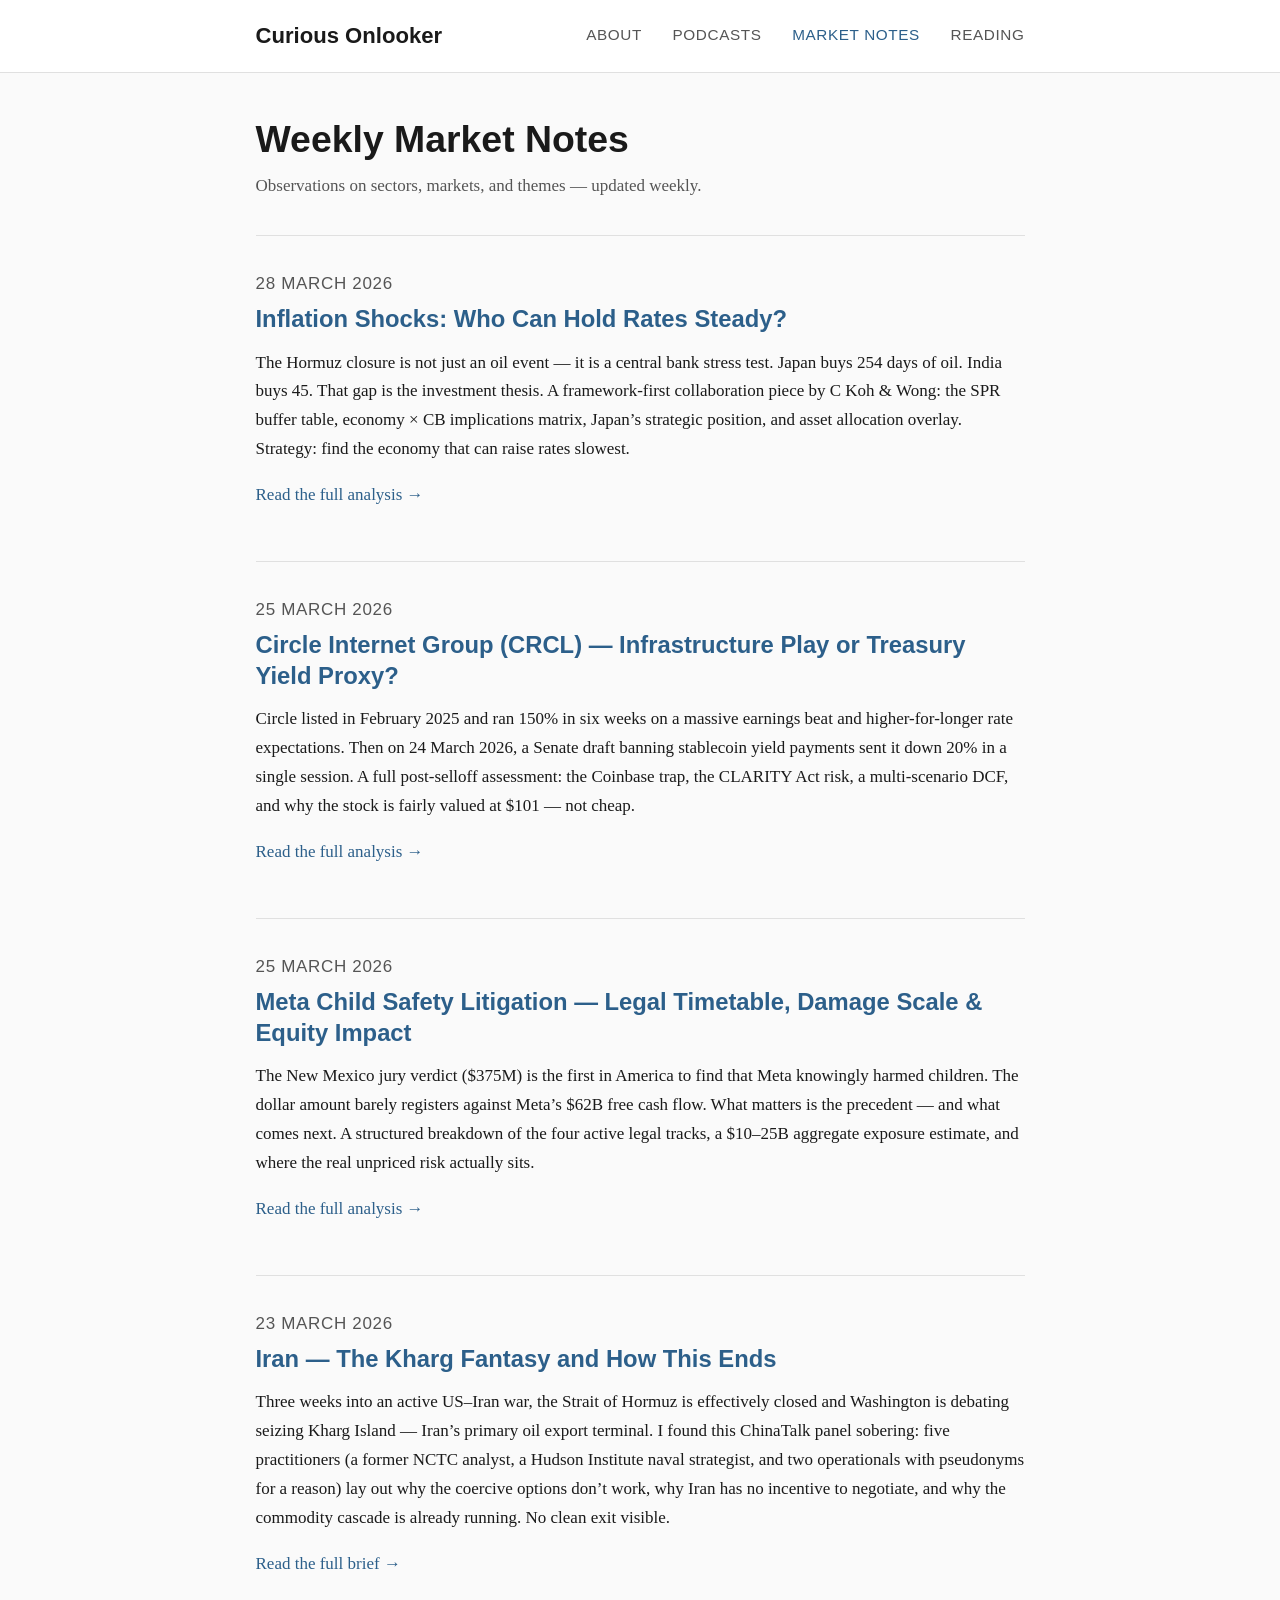
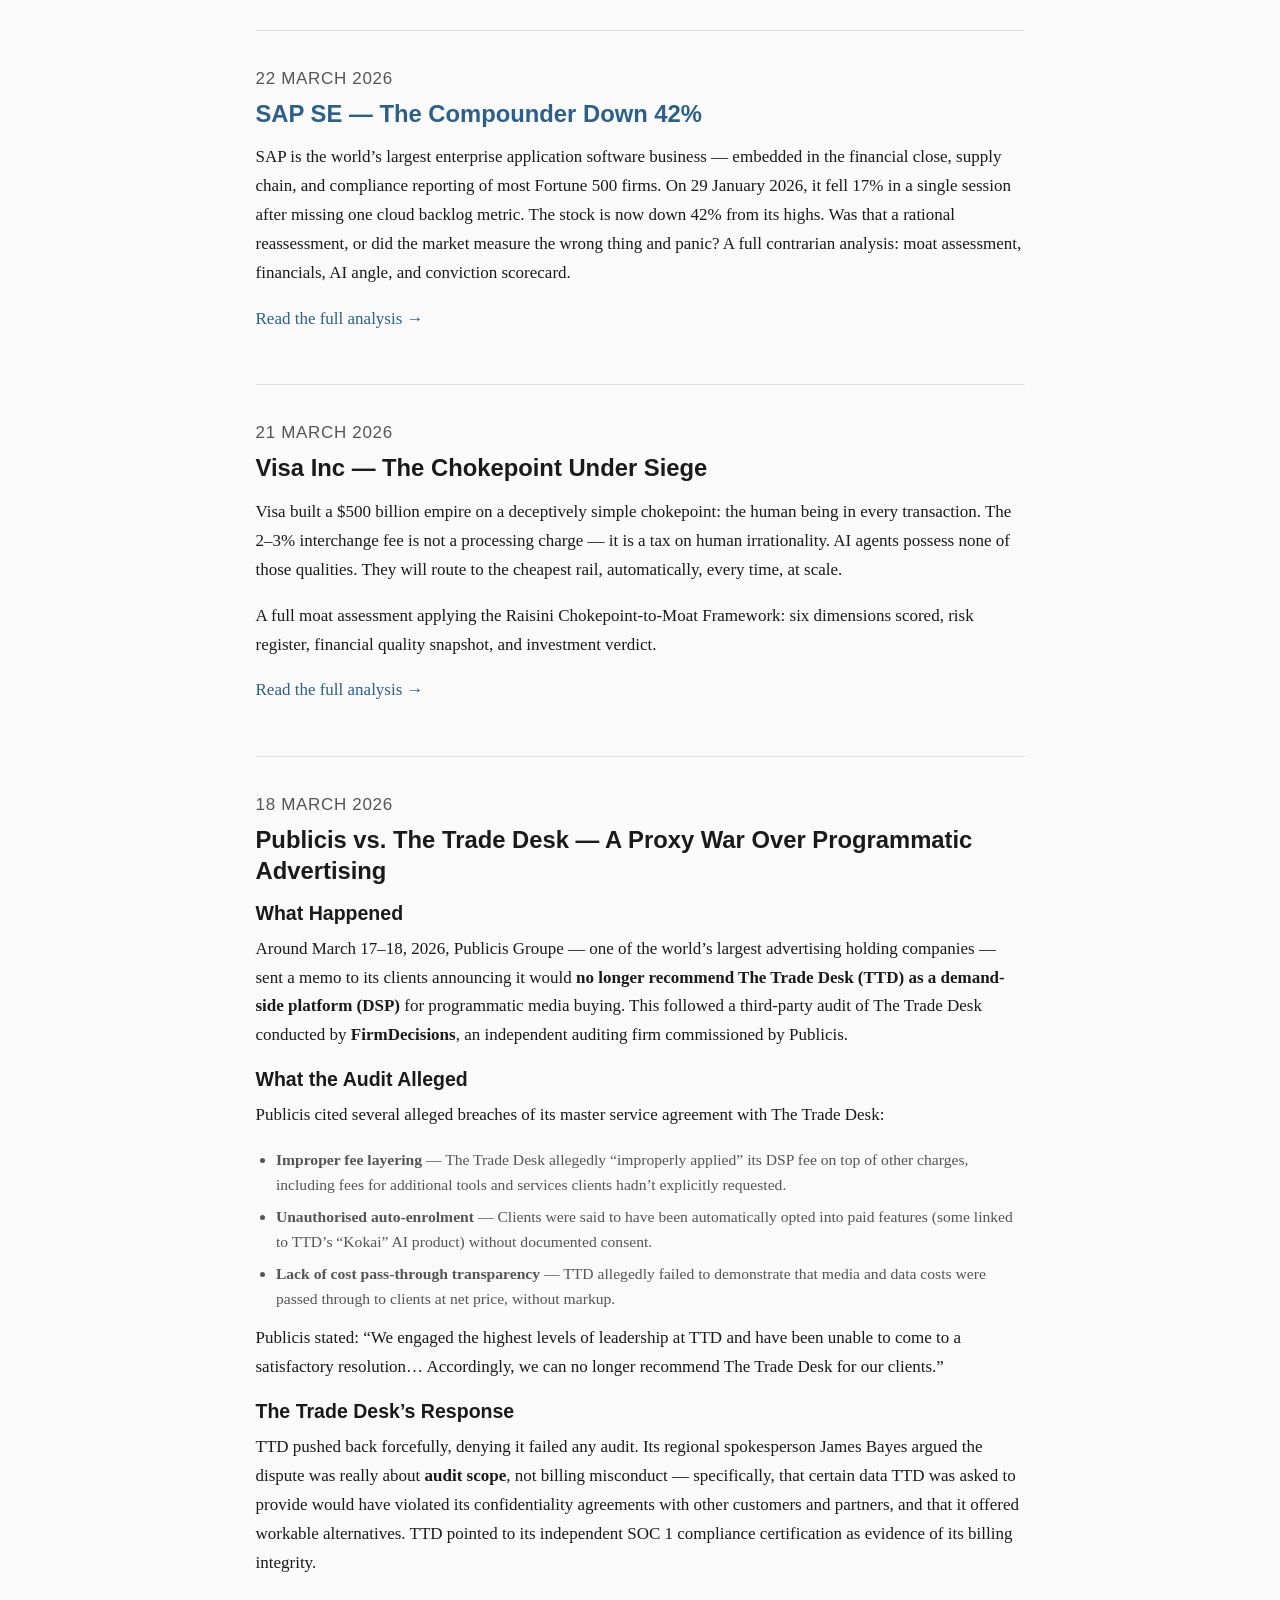
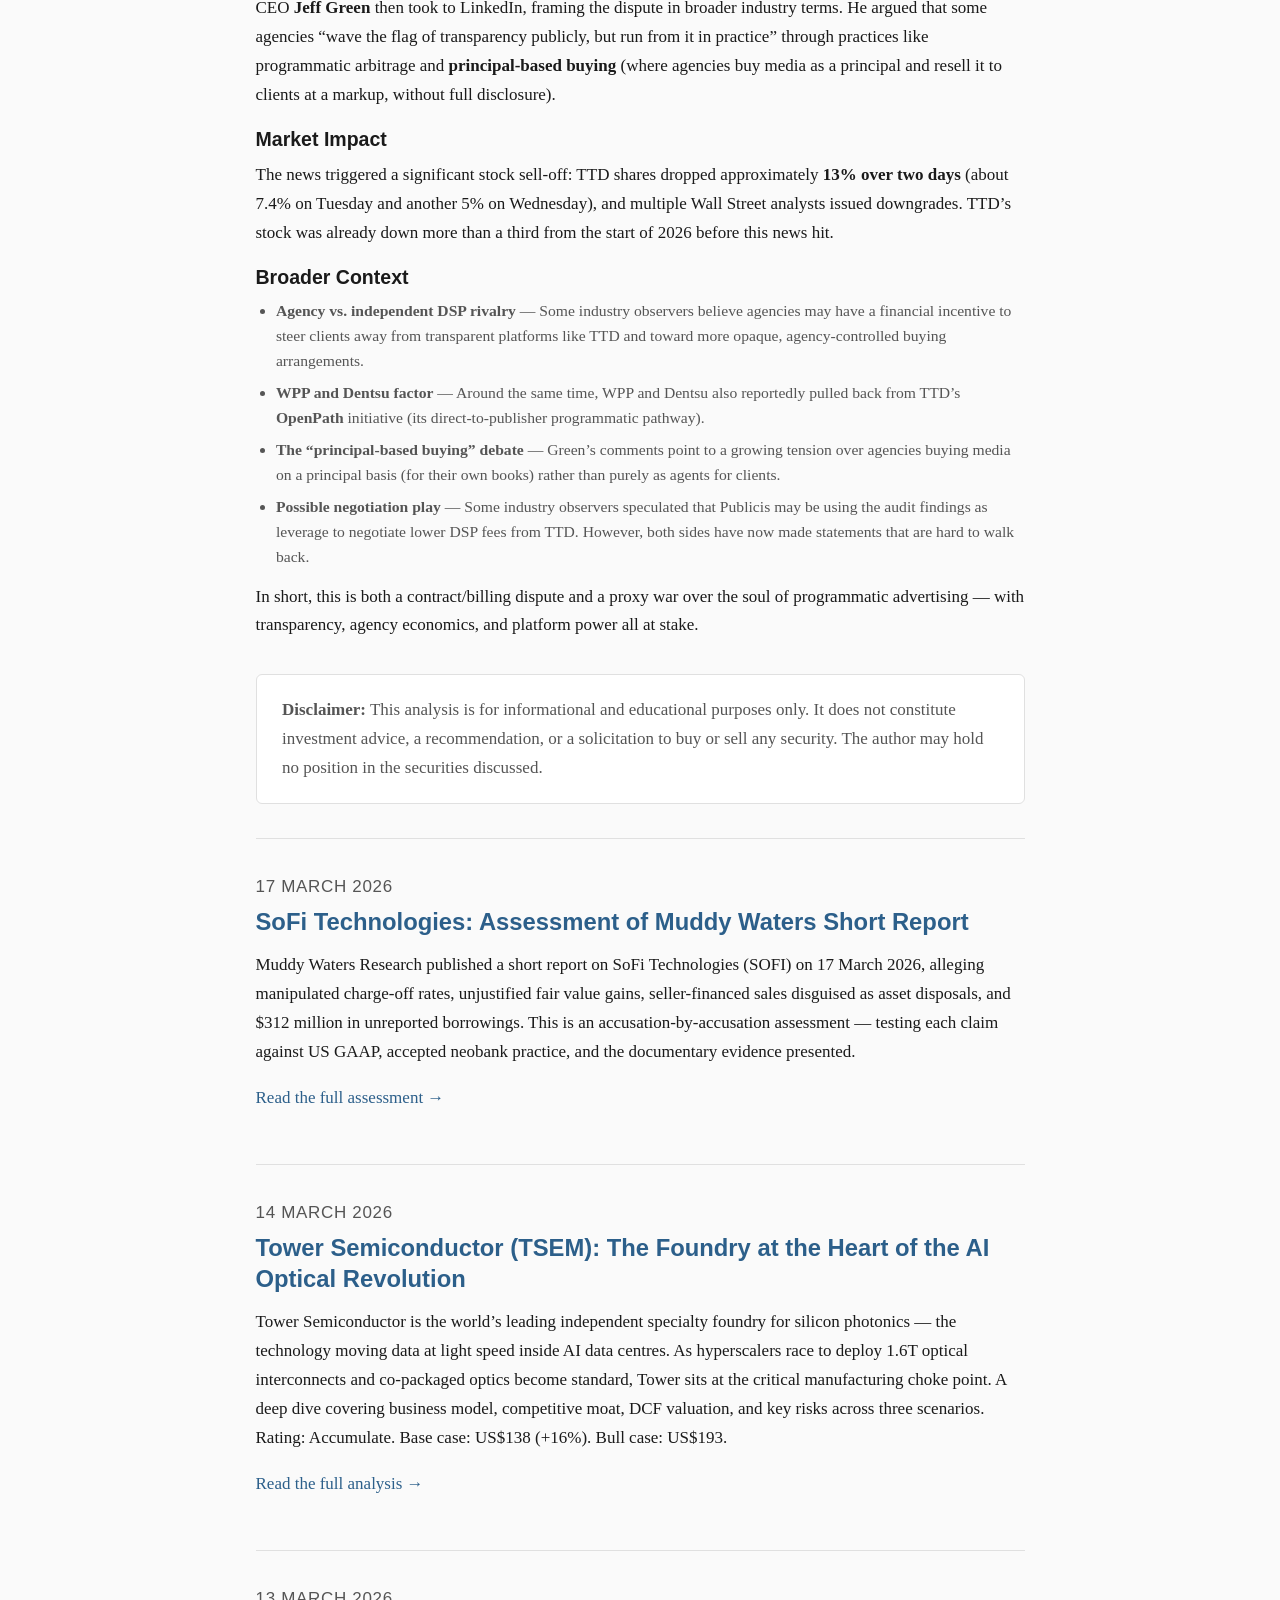
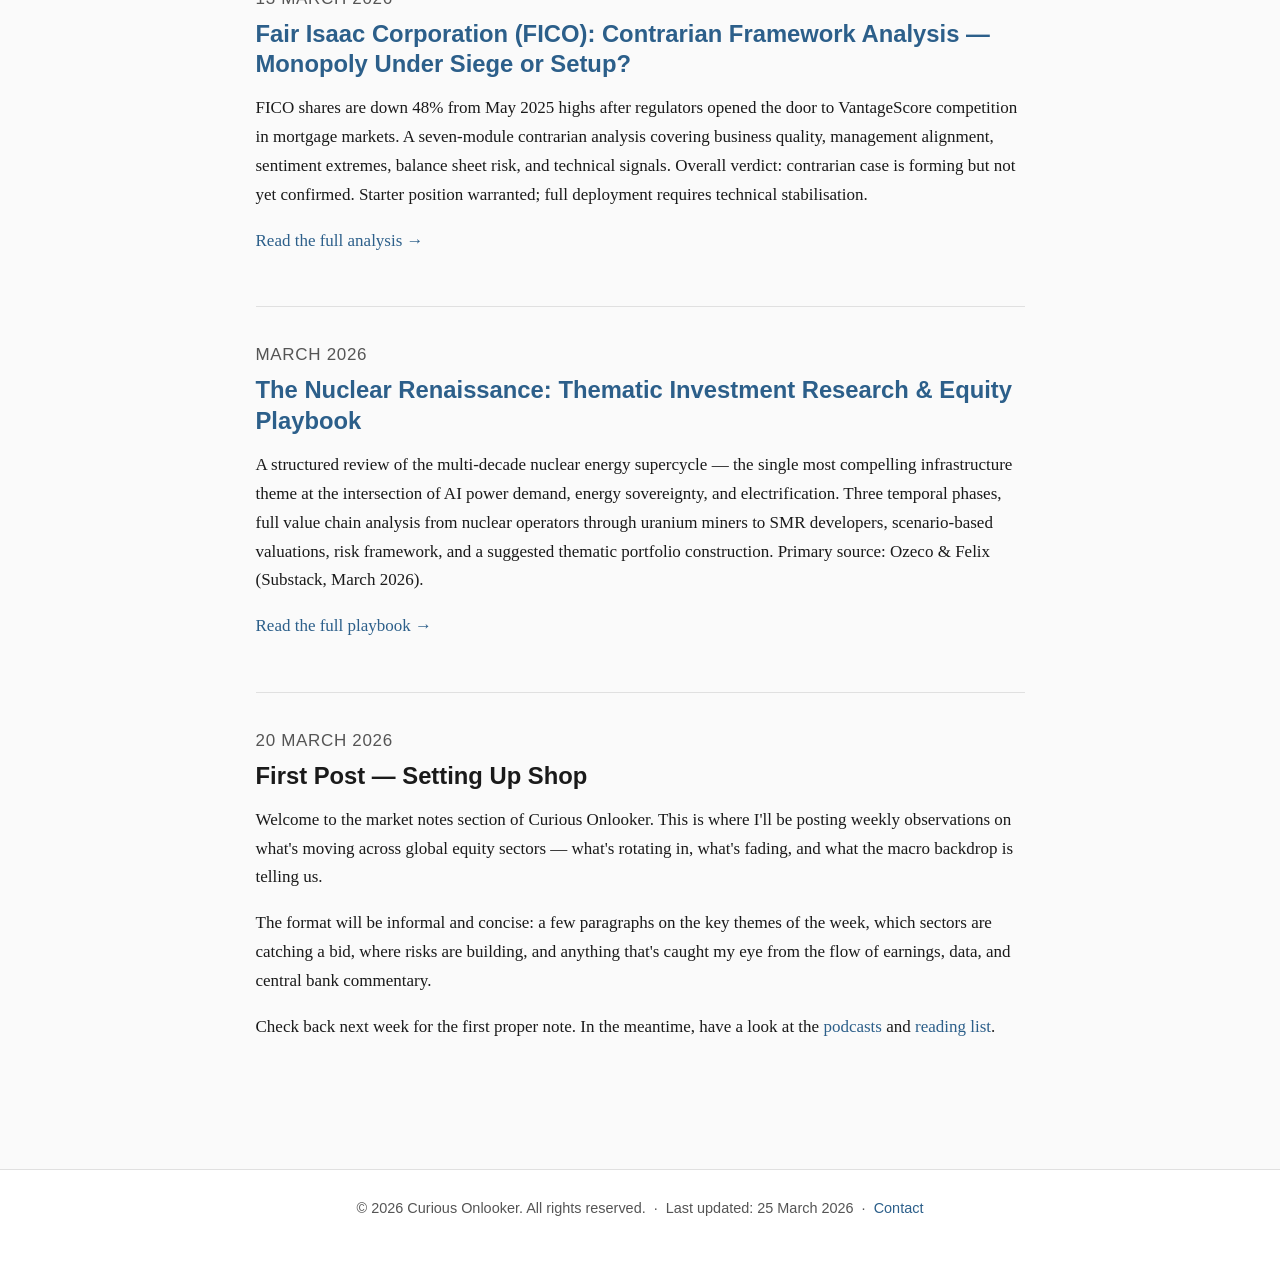
<file: market-notes.html>
<!DOCTYPE html>
<html lang="en">
<head>
  <meta charset="UTF-8">
  <meta name="viewport" content="width=device-width, initial-scale=1.0">
  <title>Weekly Market Notes &mdash; Curious Onlooker</title>
  <link rel="stylesheet" href="css/style.css">
</head>
<body>
  <header>
    <div class="header-inner">
      <a href="index.html" class="site-title">Curious Onlooker</a>
      <button class="menu-toggle" aria-label="Menu">
        <span></span><span></span><span></span>
      </button>
      <nav>
        <ul>
          <li><a href="index.html">About</a></li>
          <li><a href="podcasts.html">Podcasts</a></li>
          <li><a href="market-notes.html" class="active">Market Notes</a></li>
          <li><a href="reading.html">Reading</a></li>
        </ul>
      </nav>
    </div>
  </header>

  <main>
    <div class="page-header">
      <h1>Weekly Market Notes</h1>
      <p>Observations on sectors, markets, and themes &mdash; updated weekly.</p>
    </div>

    <!-- Most recent post first -->

    <article class="post">
      <p class="post-date">28 March 2026</p>
      <h2><a href="inflation-shocks-mar2026.html">Inflation Shocks: Who Can Hold Rates Steady?</a></h2>
      <p>The Hormuz closure is not just an oil event &mdash; it is a central bank stress test. Japan buys 254 days of oil. India buys 45. That gap is the investment thesis. A framework-first collaboration piece by C Koh &amp; Wong: the SPR buffer table, economy &times; CB implications matrix, Japan&rsquo;s strategic position, and asset allocation overlay. Strategy: find the economy that can raise rates slowest.</p>
      <p><a href="inflation-shocks-mar2026.html">Read the full analysis &rarr;</a></p>
    </article>

    <article class="post">
      <p class="post-date">25 March 2026</p>
      <h2><a href="circle-investment-assessment.html">Circle Internet Group (CRCL) &mdash; Infrastructure Play or Treasury Yield Proxy?</a></h2>
      <p>Circle listed in February 2025 and ran 150% in six weeks on a massive earnings beat and higher-for-longer rate expectations. Then on 24 March 2026, a Senate draft banning stablecoin yield payments sent it down 20% in a single session. A full post-selloff assessment: the Coinbase trap, the CLARITY Act risk, a multi-scenario DCF, and why the stock is fairly valued at $101 &mdash; not cheap.</p>
      <p><a href="circle-investment-assessment.html">Read the full analysis &rarr;</a></p>
    </article>

    <article class="post">
      <p class="post-date">25 March 2026</p>
      <h2><a href="meta-child-safety-litigation.html">Meta Child Safety Litigation &mdash; Legal Timetable, Damage Scale &amp; Equity Impact</a></h2>
      <p>The New Mexico jury verdict ($375M) is the first in America to find that Meta knowingly harmed children. The dollar amount barely registers against Meta&rsquo;s $62B free cash flow. What matters is the precedent &mdash; and what comes next. A structured breakdown of the four active legal tracks, a $10&ndash;25B aggregate exposure estimate, and where the real unpriced risk actually sits.</p>
      <p><a href="meta-child-safety-litigation.html">Read the full analysis &rarr;</a></p>
    </article>

    <article class="post">
      <p class="post-date">23 March 2026</p>
      <h2><a href="iran-hormuz-analysis.html">Iran &mdash; The Kharg Fantasy and How This Ends</a></h2>
      <p>Three weeks into an active US&ndash;Iran war, the Strait of Hormuz is effectively closed and Washington is debating seizing Kharg Island &mdash; Iran&rsquo;s primary oil export terminal. I found this ChinaTalk panel sobering: five practitioners (a former NCTC analyst, a Hudson Institute naval strategist, and two operationals with pseudonyms for a reason) lay out why the coercive options don&rsquo;t work, why Iran has no incentive to negotiate, and why the commodity cascade is already running. No clean exit visible.</p>
      <p><a href="iran-hormuz-analysis.html">Read the full brief &rarr;</a></p>
    </article>

    <article class="post">
      <p class="post-date">22 March 2026</p>
      <h2><a href="sap-contrarian-analysis.html">SAP SE &mdash; The Compounder Down 42%</a></h2>
      <p>SAP is the world&rsquo;s largest enterprise application software business &mdash; embedded in the financial close, supply chain, and compliance reporting of most Fortune 500 firms. On 29 January 2026, it fell 17% in a single session after missing one cloud backlog metric. The stock is now down 42% from its highs. Was that a rational reassessment, or did the market measure the wrong thing and panic? A full contrarian analysis: moat assessment, financials, AI angle, and conviction scorecard.</p>
      <p><a href="sap-contrarian-analysis.html">Read the full analysis &rarr;</a></p>
    </article>

    <article class="post">
      <p class="post-date">21 March 2026</p>
      <h2>Visa Inc &mdash; The Chokepoint Under Siege</h2>
      <p>Visa built a $500 billion empire on a deceptively simple chokepoint: the human being in every transaction. The 2&ndash;3% interchange fee is not a processing charge &mdash; it is a tax on human irrationality. AI agents possess none of those qualities. They will route to the cheapest rail, automatically, every time, at scale.</p>
      <p>A full moat assessment applying the Raisini Chokepoint-to-Moat Framework: six dimensions scored, risk register, financial quality snapshot, and investment verdict.</p>
      <p><a href="visa-moat-assessment.html">Read the full analysis &rarr;</a></p>
    </article>

    <article class="post">
      <p class="post-date">18 March 2026</p>
      <h2>Publicis vs. The Trade Desk &mdash; A Proxy War Over Programmatic Advertising</h2>

      <h3>What Happened</h3>
      <p>Around March 17&ndash;18, 2026, Publicis Groupe &mdash; one of the world&rsquo;s largest advertising holding companies &mdash; sent a memo to its clients announcing it would <strong>no longer recommend The Trade Desk (TTD) as a demand-side platform (DSP)</strong> for programmatic media buying. This followed a third-party audit of The Trade Desk conducted by <strong>FirmDecisions</strong>, an independent auditing firm commissioned by Publicis.</p>

      <h3>What the Audit Alleged</h3>
      <p>Publicis cited several alleged breaches of its master service agreement with The Trade Desk:</p>
      <ul class="takeaways">
        <li><strong>Improper fee layering</strong> &mdash; The Trade Desk allegedly &ldquo;improperly applied&rdquo; its DSP fee on top of other charges, including fees for additional tools and services clients hadn&rsquo;t explicitly requested.</li>
        <li><strong>Unauthorised auto-enrolment</strong> &mdash; Clients were said to have been automatically opted into paid features (some linked to TTD&rsquo;s &ldquo;Kokai&rdquo; AI product) without documented consent.</li>
        <li><strong>Lack of cost pass-through transparency</strong> &mdash; TTD allegedly failed to demonstrate that media and data costs were passed through to clients at net price, without markup.</li>
      </ul>
      <p>Publicis stated: &ldquo;We engaged the highest levels of leadership at TTD and have been unable to come to a satisfactory resolution&hellip; Accordingly, we can no longer recommend The Trade Desk for our clients.&rdquo;</p>

      <h3>The Trade Desk&rsquo;s Response</h3>
      <p>TTD pushed back forcefully, denying it failed any audit. Its regional spokesperson James Bayes argued the dispute was really about <strong>audit scope</strong>, not billing misconduct &mdash; specifically, that certain data TTD was asked to provide would have violated its confidentiality agreements with other customers and partners, and that it offered workable alternatives. TTD pointed to its independent SOC 1 compliance certification as evidence of its billing integrity.</p>
      <p>CEO <strong>Jeff Green</strong> then took to LinkedIn, framing the dispute in broader industry terms. He argued that some agencies &ldquo;wave the flag of transparency publicly, but run from it in practice&rdquo; through practices like programmatic arbitrage and <strong>principal-based buying</strong> (where agencies buy media as a principal and resell it to clients at a markup, without full disclosure).</p>

      <h3>Market Impact</h3>
      <p>The news triggered a significant stock sell-off: TTD shares dropped approximately <strong>13% over two days</strong> (about 7.4% on Tuesday and another 5% on Wednesday), and multiple Wall Street analysts issued downgrades. TTD&rsquo;s stock was already down more than a third from the start of 2026 before this news hit.</p>

      <h3>Broader Context</h3>
      <ul class="takeaways">
        <li><strong>Agency vs. independent DSP rivalry</strong> &mdash; Some industry observers believe agencies may have a financial incentive to steer clients away from transparent platforms like TTD and toward more opaque, agency-controlled buying arrangements.</li>
        <li><strong>WPP and Dentsu factor</strong> &mdash; Around the same time, WPP and Dentsu also reportedly pulled back from TTD&rsquo;s <strong>OpenPath</strong> initiative (its direct-to-publisher programmatic pathway).</li>
        <li><strong>The &ldquo;principal-based buying&rdquo; debate</strong> &mdash; Green&rsquo;s comments point to a growing tension over agencies buying media on a principal basis (for their own books) rather than purely as agents for clients.</li>
        <li><strong>Possible negotiation play</strong> &mdash; Some industry observers speculated that Publicis may be using the audit findings as leverage to negotiate lower DSP fees from TTD. However, both sides have now made statements that are hard to walk back.</li>
      </ul>
      <p>In short, this is both a contract/billing dispute and a proxy war over the soul of programmatic advertising &mdash; with transparency, agency economics, and platform power all at stake.</p>

      <div class="disclaimer">
        <p><strong>Disclaimer:</strong> This analysis is for informational and educational purposes only. It does not constitute investment advice, a recommendation, or a solicitation to buy or sell any security. The author may hold no position in the securities discussed.</p>
      </div>
    </article>

    <article class="post">
      <p class="post-date">17 March 2026</p>
      <h2><a href="sofi-muddy-waters-assessment.html">SoFi Technologies: Assessment of Muddy Waters Short Report</a></h2>
      <p>
        Muddy Waters Research published a short report on SoFi Technologies (SOFI) on 17 March 2026,
        alleging manipulated charge-off rates, unjustified fair value gains, seller-financed sales
        disguised as asset disposals, and $312 million in unreported borrowings. This is an
        accusation-by-accusation assessment &mdash; testing each claim against US GAAP, accepted neobank
        practice, and the documentary evidence presented.
      </p>
      <p><a href="sofi-muddy-waters-assessment.html">Read the full assessment &rarr;</a></p>
    </article>

    <article class="post">
      <p class="post-date">14 March 2026</p>
      <h2><a href="tsem-tower-semiconductor.html">Tower Semiconductor (TSEM): The Foundry at the Heart of the AI Optical Revolution</a></h2>
      <p>
        Tower Semiconductor is the world&rsquo;s leading independent specialty foundry for silicon photonics &mdash; the technology moving data at light speed inside AI data centres. As hyperscalers race to deploy 1.6T optical interconnects and co-packaged optics become standard, Tower sits at the critical manufacturing choke point. A deep dive covering business model, competitive moat, DCF valuation, and key risks across three scenarios. Rating: Accumulate. Base case: US$138 (+16%). Bull case: US$193.
      </p>
      <p><a href="tsem-tower-semiconductor.html">Read the full analysis &rarr;</a></p>
    </article>

    <article class="post">
      <p class="post-date">13 March 2026</p>
      <h2><a href="fico-contrarian-analysis.html">Fair Isaac Corporation (FICO): Contrarian Framework Analysis &mdash; Monopoly Under Siege or Setup?</a></h2>
      <p>
        FICO shares are down 48% from May 2025 highs after regulators opened the door to VantageScore competition in mortgage markets. A seven-module contrarian analysis covering business quality, management alignment, sentiment extremes, balance sheet risk, and technical signals. Overall verdict: contrarian case is forming but not yet confirmed. Starter position warranted; full deployment requires technical stabilisation.
      </p>
      <p><a href="fico-contrarian-analysis.html">Read the full analysis &rarr;</a></p>
    </article>

    <article class="post">
      <p class="post-date">March 2026</p>
      <h2><a href="nuclear-renaissance.html">The Nuclear Renaissance: Thematic Investment Research &amp; Equity Playbook</a></h2>
      <p>
        A structured review of the multi-decade nuclear energy supercycle &mdash; the single most compelling infrastructure theme at the intersection of AI power demand, energy sovereignty, and electrification. Three temporal phases, full value chain analysis from nuclear operators through uranium miners to SMR developers, scenario-based valuations, risk framework, and a suggested thematic portfolio construction. Primary source: Ozeco &amp; Felix (Substack, March 2026).
      </p>
      <p><a href="nuclear-renaissance.html">Read the full playbook &rarr;</a></p>
    </article>

    <article class="post">
      <p class="post-date">20 March 2026</p>
      <h2>First Post &mdash; Setting Up Shop</h2>
      <p>
        Welcome to the market notes section of Curious Onlooker. This is where I'll be posting
        weekly observations on what's moving across global equity sectors &mdash; what's rotating in,
        what's fading, and what the macro backdrop is telling us.
      </p>
      <p>
        The format will be informal and concise: a few paragraphs on the key themes of the week,
        which sectors are catching a bid, where risks are building, and anything that's caught my eye
        from the flow of earnings, data, and central bank commentary.
      </p>
      <p>
        Check back next week for the first proper note. In the meantime, have a look at the
        <a href="podcasts.html">podcasts</a> and <a href="reading.html">reading list</a>.
      </p>
    </article>

    <!-- To add a new post, copy the <article> block above and paste it HERE (above older posts) -->

  </main>

  <footer>
    <p>&copy; 2026 Curious Onlooker. All rights reserved. &nbsp;&middot;&nbsp; Last updated: 25 March 2026 &nbsp;&middot;&nbsp; <a href="mailto:huanggongwu@gmail.com">Contact</a></p>
  </footer>

  <script src="js/main.js"></script>
</body>
</html>
</file>
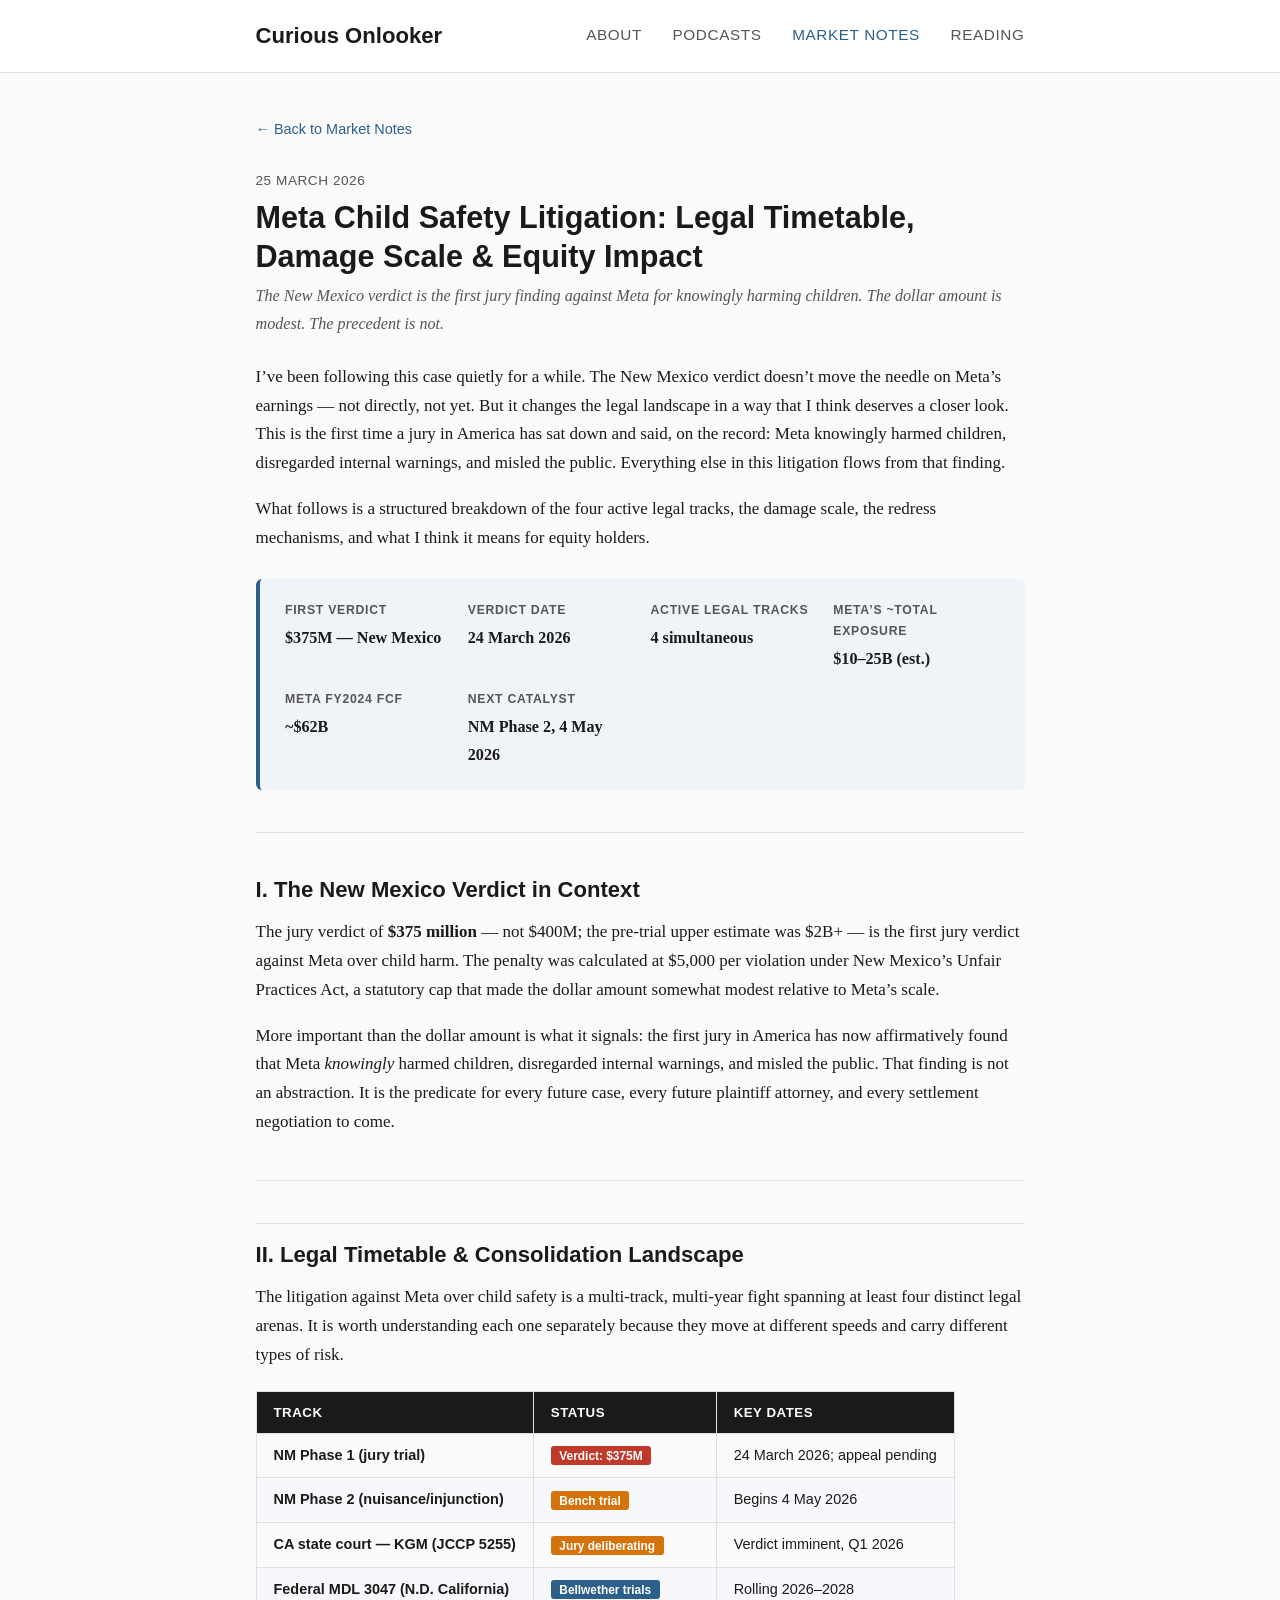
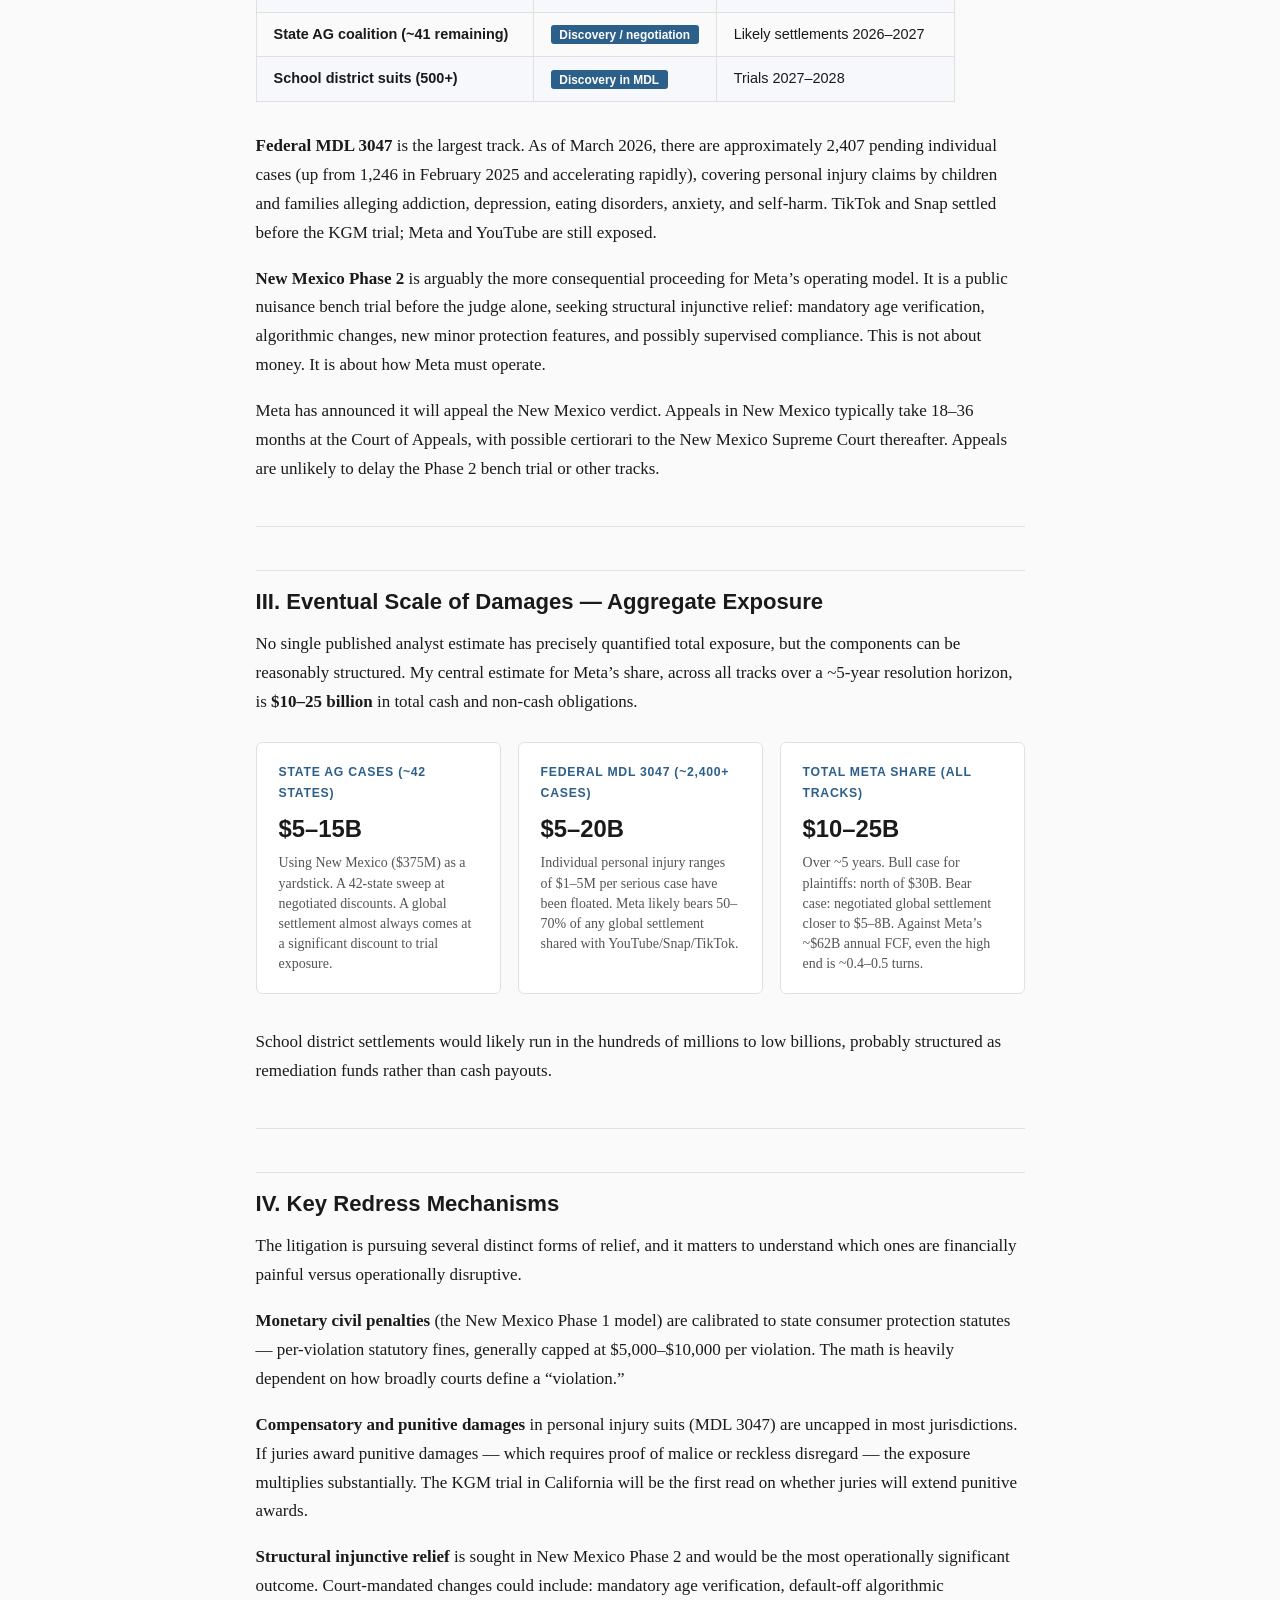
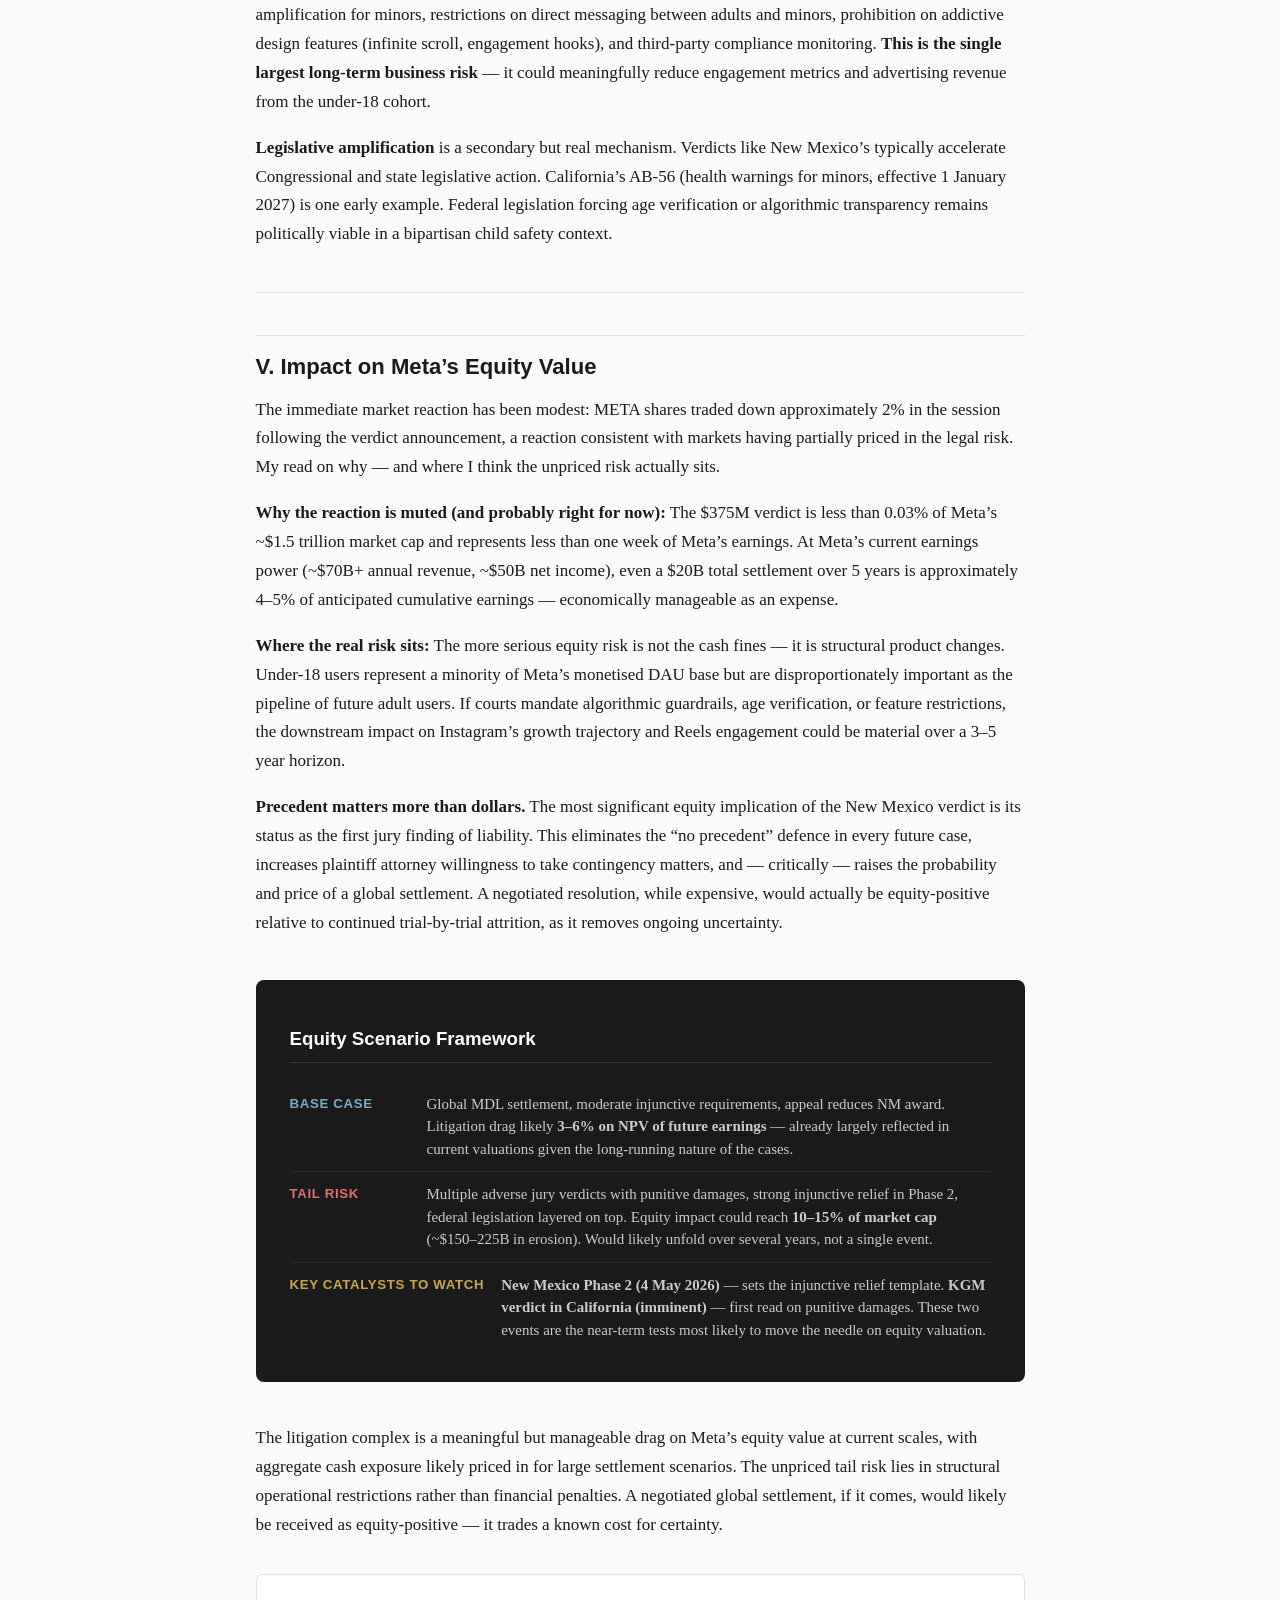
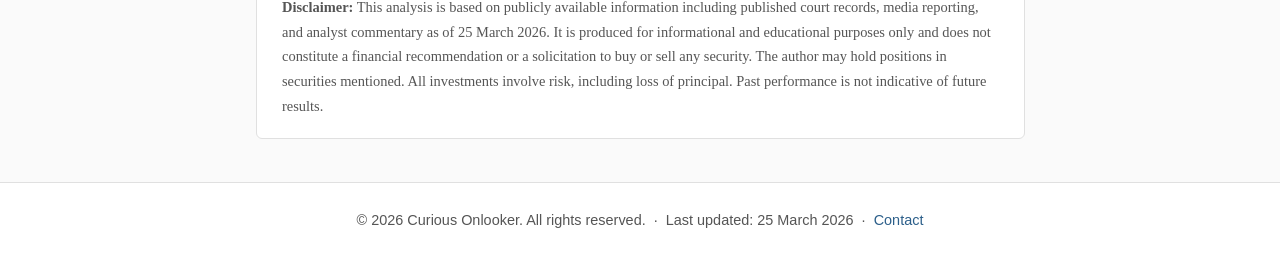
<file: meta-child-safety-litigation.html>
<!DOCTYPE html>
<html lang="en">
<head>
  <meta charset="UTF-8">
  <meta name="viewport" content="width=device-width, initial-scale=1.0">
  <title>Meta Child Safety Litigation &mdash; Curious Onlooker</title>
  <link rel="stylesheet" href="css/style.css">
  <style>
    /* Snapshot card */
    .situation-snapshot {
      background: #f0f4f8;
      border-left: 4px solid #2c5f8a;
      border-radius: 6px;
      padding: 1.25rem 1.5rem;
      margin: 1.5rem 0 2rem;
      display: grid;
      grid-template-columns: repeat(auto-fit, minmax(160px, 1fr));
      gap: 1rem;
    }
    .snapshot-label { font-size: 0.72rem; font-family: -apple-system, BlinkMacSystemFont, 'Segoe UI', Helvetica, Arial, sans-serif; font-weight: 700; text-transform: uppercase; letter-spacing: 0.06em; color: #555; margin-bottom: 0.2rem; }
    .snapshot-value { font-size: 0.95rem; font-weight: 600; color: #1a1a1a; }

    /* Exposure scenario cards */
    .exposure-grid { display: grid; grid-template-columns: repeat(auto-fit, minmax(220px, 1fr)); gap: 1rem; margin: 1.5rem 0 2rem; }
    .exposure-card { background: #fff; border: 1px solid #e0e0e0; border-radius: 6px; padding: 1.1rem 1.3rem; }
    .exposure-card .track-label { font-family: -apple-system, BlinkMacSystemFont, 'Segoe UI', Helvetica, Arial, sans-serif; font-size: 0.72rem; font-weight: 700; text-transform: uppercase; letter-spacing: 0.06em; color: #2c5f8a; margin-bottom: 0.3rem; }
    .exposure-card .track-amount { font-size: 1.4rem; font-weight: 700; color: #1a1a1a; margin-bottom: 0.25rem; font-family: -apple-system, BlinkMacSystemFont, 'Segoe UI', Helvetica, Arial, sans-serif; }
    .exposure-card .track-note { font-size: 0.82rem; color: #555; line-height: 1.45; }

    /* Legal timetable table */
    .legal-table { width: 100%; border-collapse: collapse; margin: 1.25rem 0 1.75rem; font-family: -apple-system, BlinkMacSystemFont, 'Segoe UI', Helvetica, Arial, sans-serif; font-size: 0.85rem; }
    .legal-table th { background: #1a1a1a; color: #fff; text-align: left; padding: 0.6rem 1rem; font-weight: 600; font-size: 0.78rem; letter-spacing: 0.04em; text-transform: uppercase; }
    .legal-table td { padding: 0.65rem 1rem; border-bottom: 1px solid #e0e0e0; vertical-align: top; }
    .legal-table tr:nth-child(even) td { background: #f6f8fb; }
    .status-verdict { background: #c0392b; color: #fff; font-size: 0.7rem; font-weight: 700; padding: 0.15rem 0.5rem; border-radius: 3px; white-space: nowrap; }
    .status-pending { background: #d4730a; color: #fff; font-size: 0.7rem; font-weight: 700; padding: 0.15rem 0.5rem; border-radius: 3px; white-space: nowrap; }
    .status-ongoing { background: #2c5f8a; color: #fff; font-size: 0.7rem; font-weight: 700; padding: 0.15rem 0.5rem; border-radius: 3px; white-space: nowrap; }

    /* Equity verdict box */
    .equity-verdict { background: #1a1a1a; color: #f0f0f0; border-radius: 8px; padding: 1.75rem 2rem; margin: 2.5rem 0; }
    .equity-verdict h3 { color: #fff; font-size: 1.1rem; margin-bottom: 1.1rem; border-bottom: 1px solid #333; padding-bottom: 0.65rem; font-family: -apple-system, BlinkMacSystemFont, 'Segoe UI', Helvetica, Arial, sans-serif; }
    .equity-verdict .scenario-row { display: flex; justify-content: space-between; align-items: flex-start; padding: 0.65rem 0; border-bottom: 1px solid #2a2a2a; gap: 1rem; flex-wrap: wrap; }
    .equity-verdict .scenario-row:last-child { border-bottom: none; }
    .equity-verdict .s-label { font-family: -apple-system, BlinkMacSystemFont, 'Segoe UI', Helvetica, Arial, sans-serif; font-size: 0.78rem; font-weight: 700; text-transform: uppercase; letter-spacing: 0.05em; min-width: 120px; }
    .equity-verdict .s-label.base { color: #7aadcc; }
    .equity-verdict .s-label.tail { color: #e07070; }
    .equity-verdict .s-label.watch { color: #c9a84c; }
    .equity-verdict .s-desc { font-size: 0.88rem; color: #ccc; line-height: 1.5; flex: 1; }

    .section-divider { border: none; border-top: 1px solid #e0e0e0; margin: 2.5rem 0; }
  </style>
</head>
<body>
  <header>
    <div class="header-inner">
      <a href="index.html" class="site-title">Curious Onlooker</a>
      <button class="menu-toggle" aria-label="Menu">
        <span></span><span></span><span></span>
      </button>
      <nav>
        <ul>
          <li><a href="index.html">About</a></li>
          <li><a href="podcasts.html">Podcasts</a></li>
          <li><a href="market-notes.html" class="active">Market Notes</a></li>
          <li><a href="reading.html">Reading</a></li>
        </ul>
      </nav>
    </div>
  </header>

  <main>
    <div class="article-nav">
      <a href="market-notes.html">&larr; Back to Market Notes</a>
    </div>

    <article class="long-post">
      <p class="post-date">25 March 2026</p>
      <h1>Meta Child Safety Litigation: Legal Timetable, Damage Scale &amp; Equity Impact</h1>
      <p class="article-subtitle">The New Mexico verdict is the first jury finding against Meta for knowingly harming children. The dollar amount is modest. The precedent is not.</p>

      <p>I&rsquo;ve been following this case quietly for a while. The New Mexico verdict doesn&rsquo;t move the needle on Meta&rsquo;s earnings &mdash; not directly, not yet. But it changes the legal landscape in a way that I think deserves a closer look. This is the first time a jury in America has sat down and said, on the record: Meta knowingly harmed children, disregarded internal warnings, and misled the public. Everything else in this litigation flows from that finding.</p>
      <p>What follows is a structured breakdown of the four active legal tracks, the damage scale, the redress mechanisms, and what I think it means for equity holders.</p>

      <div class="situation-snapshot">
        <div>
          <div class="snapshot-label">First Verdict</div>
          <div class="snapshot-value">$375M &mdash; New Mexico</div>
        </div>
        <div>
          <div class="snapshot-label">Verdict Date</div>
          <div class="snapshot-value">24 March 2026</div>
        </div>
        <div>
          <div class="snapshot-label">Active Legal Tracks</div>
          <div class="snapshot-value">4 simultaneous</div>
        </div>
        <div>
          <div class="snapshot-label">Meta&rsquo;s ~Total Exposure</div>
          <div class="snapshot-value">$10&ndash;25B (est.)</div>
        </div>
        <div>
          <div class="snapshot-label">Meta FY2024 FCF</div>
          <div class="snapshot-value">~$62B</div>
        </div>
        <div>
          <div class="snapshot-label">Next Catalyst</div>
          <div class="snapshot-value">NM Phase 2, 4 May 2026</div>
        </div>
      </div>

      <hr class="section-divider">

      <h2>I. The New Mexico Verdict in Context</h2>
      <p>The jury verdict of <strong>$375 million</strong> &mdash; not $400M; the pre-trial upper estimate was $2B+ &mdash; is the first jury verdict against Meta over child harm. The penalty was calculated at $5,000 per violation under New Mexico&rsquo;s Unfair Practices Act, a statutory cap that made the dollar amount somewhat modest relative to Meta&rsquo;s scale.</p>
      <p>More important than the dollar amount is what it signals: the first jury in America has now affirmatively found that Meta <em>knowingly</em> harmed children, disregarded internal warnings, and misled the public. That finding is not an abstraction. It is the predicate for every future case, every future plaintiff attorney, and every settlement negotiation to come.</p>

      <hr class="section-divider">

      <h2>II. Legal Timetable &amp; Consolidation Landscape</h2>
      <p>The litigation against Meta over child safety is a multi-track, multi-year fight spanning at least four distinct legal arenas. It is worth understanding each one separately because they move at different speeds and carry different types of risk.</p>

      <table class="legal-table">
        <thead>
          <tr>
            <th>Track</th>
            <th>Status</th>
            <th>Key Dates</th>
          </tr>
        </thead>
        <tbody>
          <tr>
            <td><strong>NM Phase 1 (jury trial)</strong></td>
            <td><span class="status-verdict">Verdict: $375M</span></td>
            <td>24 March 2026; appeal pending</td>
          </tr>
          <tr>
            <td><strong>NM Phase 2 (nuisance/injunction)</strong></td>
            <td><span class="status-pending">Bench trial</span></td>
            <td>Begins 4 May 2026</td>
          </tr>
          <tr>
            <td><strong>CA state court &mdash; KGM (JCCP 5255)</strong></td>
            <td><span class="status-pending">Jury deliberating</span></td>
            <td>Verdict imminent, Q1 2026</td>
          </tr>
          <tr>
            <td><strong>Federal MDL 3047 (N.D. California)</strong></td>
            <td><span class="status-ongoing">Bellwether trials</span></td>
            <td>Rolling 2026&ndash;2028</td>
          </tr>
          <tr>
            <td><strong>State AG coalition (~41 remaining)</strong></td>
            <td><span class="status-ongoing">Discovery / negotiation</span></td>
            <td>Likely settlements 2026&ndash;2027</td>
          </tr>
          <tr>
            <td><strong>School district suits (500+)</strong></td>
            <td><span class="status-ongoing">Discovery in MDL</span></td>
            <td>Trials 2027&ndash;2028</td>
          </tr>
        </tbody>
      </table>

      <p><strong>Federal MDL 3047</strong> is the largest track. As of March 2026, there are approximately 2,407 pending individual cases (up from 1,246 in February 2025 and accelerating rapidly), covering personal injury claims by children and families alleging addiction, depression, eating disorders, anxiety, and self-harm. TikTok and Snap settled before the KGM trial; Meta and YouTube are still exposed.</p>

      <p><strong>New Mexico Phase 2</strong> is arguably the more consequential proceeding for Meta&rsquo;s operating model. It is a public nuisance bench trial before the judge alone, seeking structural injunctive relief: mandatory age verification, algorithmic changes, new minor protection features, and possibly supervised compliance. This is not about money. It is about how Meta must operate.</p>

      <p>Meta has announced it will appeal the New Mexico verdict. Appeals in New Mexico typically take 18&ndash;36 months at the Court of Appeals, with possible certiorari to the New Mexico Supreme Court thereafter. Appeals are unlikely to delay the Phase 2 bench trial or other tracks.</p>

      <hr class="section-divider">

      <h2>III. Eventual Scale of Damages &mdash; Aggregate Exposure</h2>
      <p>No single published analyst estimate has precisely quantified total exposure, but the components can be reasonably structured. My central estimate for Meta&rsquo;s share, across all tracks over a ~5-year resolution horizon, is <strong>$10&ndash;25 billion</strong> in total cash and non-cash obligations.</p>

      <div class="exposure-grid">
        <div class="exposure-card">
          <div class="track-label">State AG Cases (~42 states)</div>
          <div class="track-amount">$5&ndash;15B</div>
          <div class="track-note">Using New Mexico ($375M) as a yardstick. A 42-state sweep at negotiated discounts. A global settlement almost always comes at a significant discount to trial exposure.</div>
        </div>
        <div class="exposure-card">
          <div class="track-label">Federal MDL 3047 (~2,400+ cases)</div>
          <div class="track-amount">$5&ndash;20B</div>
          <div class="track-note">Individual personal injury ranges of $1&ndash;5M per serious case have been floated. Meta likely bears 50&ndash;70% of any global settlement shared with YouTube/Snap/TikTok.</div>
        </div>
        <div class="exposure-card">
          <div class="track-label">Total Meta Share (all tracks)</div>
          <div class="track-amount">$10&ndash;25B</div>
          <div class="track-note">Over ~5 years. Bull case for plaintiffs: north of $30B. Bear case: negotiated global settlement closer to $5&ndash;8B. Against Meta&rsquo;s ~$62B annual FCF, even the high end is ~0.4&ndash;0.5 turns.</div>
        </div>
      </div>

      <p>School district settlements would likely run in the hundreds of millions to low billions, probably structured as remediation funds rather than cash payouts.</p>

      <hr class="section-divider">

      <h2>IV. Key Redress Mechanisms</h2>
      <p>The litigation is pursuing several distinct forms of relief, and it matters to understand which ones are financially painful versus operationally disruptive.</p>

      <p><strong>Monetary civil penalties</strong> (the New Mexico Phase 1 model) are calibrated to state consumer protection statutes &mdash; per-violation statutory fines, generally capped at $5,000&ndash;$10,000 per violation. The math is heavily dependent on how broadly courts define a &ldquo;violation.&rdquo;</p>

      <p><strong>Compensatory and punitive damages</strong> in personal injury suits (MDL 3047) are uncapped in most jurisdictions. If juries award punitive damages &mdash; which requires proof of malice or reckless disregard &mdash; the exposure multiplies substantially. The KGM trial in California will be the first read on whether juries will extend punitive awards.</p>

      <p><strong>Structural injunctive relief</strong> is sought in New Mexico Phase 2 and would be the most operationally significant outcome. Court-mandated changes could include: mandatory age verification, default-off algorithmic amplification for minors, restrictions on direct messaging between adults and minors, prohibition on addictive design features (infinite scroll, engagement hooks), and third-party compliance monitoring. <strong>This is the single largest long-term business risk</strong> &mdash; it could meaningfully reduce engagement metrics and advertising revenue from the under-18 cohort.</p>

      <p><strong>Legislative amplification</strong> is a secondary but real mechanism. Verdicts like New Mexico&rsquo;s typically accelerate Congressional and state legislative action. California&rsquo;s AB-56 (health warnings for minors, effective 1 January 2027) is one early example. Federal legislation forcing age verification or algorithmic transparency remains politically viable in a bipartisan child safety context.</p>

      <hr class="section-divider">

      <h2>V. Impact on Meta&rsquo;s Equity Value</h2>
      <p>The immediate market reaction has been modest: META shares traded down approximately 2% in the session following the verdict announcement, a reaction consistent with markets having partially priced in the legal risk. My read on why &mdash; and where I think the unpriced risk actually sits.</p>

      <p><strong>Why the reaction is muted (and probably right for now):</strong> The $375M verdict is less than 0.03% of Meta&rsquo;s ~$1.5 trillion market cap and represents less than one week of Meta&rsquo;s earnings. At Meta&rsquo;s current earnings power (~$70B+ annual revenue, ~$50B net income), even a $20B total settlement over 5 years is approximately 4&ndash;5% of anticipated cumulative earnings &mdash; economically manageable as an expense.</p>

      <p><strong>Where the real risk sits:</strong> The more serious equity risk is not the cash fines &mdash; it is structural product changes. Under-18 users represent a minority of Meta&rsquo;s monetised DAU base but are disproportionately important as the pipeline of future adult users. If courts mandate algorithmic guardrails, age verification, or feature restrictions, the downstream impact on Instagram&rsquo;s growth trajectory and Reels engagement could be material over a 3&ndash;5 year horizon.</p>

      <p><strong>Precedent matters more than dollars.</strong> The most significant equity implication of the New Mexico verdict is its status as the first jury finding of liability. This eliminates the &ldquo;no precedent&rdquo; defence in every future case, increases plaintiff attorney willingness to take contingency matters, and &mdash; critically &mdash; raises the probability and price of a global settlement. A negotiated resolution, while expensive, would actually be equity-positive relative to continued trial-by-trial attrition, as it removes ongoing uncertainty.</p>

      <div class="equity-verdict">
        <h3>Equity Scenario Framework</h3>
        <div class="scenario-row">
          <div class="s-label base">Base Case</div>
          <div class="s-desc">Global MDL settlement, moderate injunctive requirements, appeal reduces NM award. Litigation drag likely <strong>3&ndash;6% on NPV of future earnings</strong> &mdash; already largely reflected in current valuations given the long-running nature of the cases.</div>
        </div>
        <div class="scenario-row">
          <div class="s-label tail">Tail Risk</div>
          <div class="s-desc">Multiple adverse jury verdicts with punitive damages, strong injunctive relief in Phase 2, federal legislation layered on top. Equity impact could reach <strong>10&ndash;15% of market cap</strong> (~$150&ndash;225B in erosion). Would likely unfold over several years, not a single event.</div>
        </div>
        <div class="scenario-row">
          <div class="s-label watch">Key Catalysts to Watch</div>
          <div class="s-desc"><strong>New Mexico Phase 2 (4 May 2026)</strong> &mdash; sets the injunctive relief template. <strong>KGM verdict in California (imminent)</strong> &mdash; first read on punitive damages. These two events are the near-term tests most likely to move the needle on equity valuation.</div>
        </div>
      </div>

      <p>The litigation complex is a meaningful but manageable drag on Meta&rsquo;s equity value at current scales, with aggregate cash exposure likely priced in for large settlement scenarios. The unpriced tail risk lies in structural operational restrictions rather than financial penalties. A negotiated global settlement, if it comes, would likely be received as equity-positive &mdash; it trades a known cost for certainty.</p>

      <div class="disclaimer">
        <p><strong>Disclaimer:</strong> This analysis is based on publicly available information including published court records, media reporting, and analyst commentary as of 25 March 2026. It is produced for informational and educational purposes only and does not constitute a financial recommendation or a solicitation to buy or sell any security. The author may hold positions in securities mentioned. All investments involve risk, including loss of principal. Past performance is not indicative of future results.</p>
      </div>

    </article>
  </main>

  <footer>
    <p>&copy; 2026 Curious Onlooker. All rights reserved. &nbsp;&middot;&nbsp; Last updated: 25 March 2026 &nbsp;&middot;&nbsp; <a href="mailto:huanggongwu@gmail.com">Contact</a></p>
  </footer>

  <script src="js/main.js"></script>
</body>
</html>
</file>
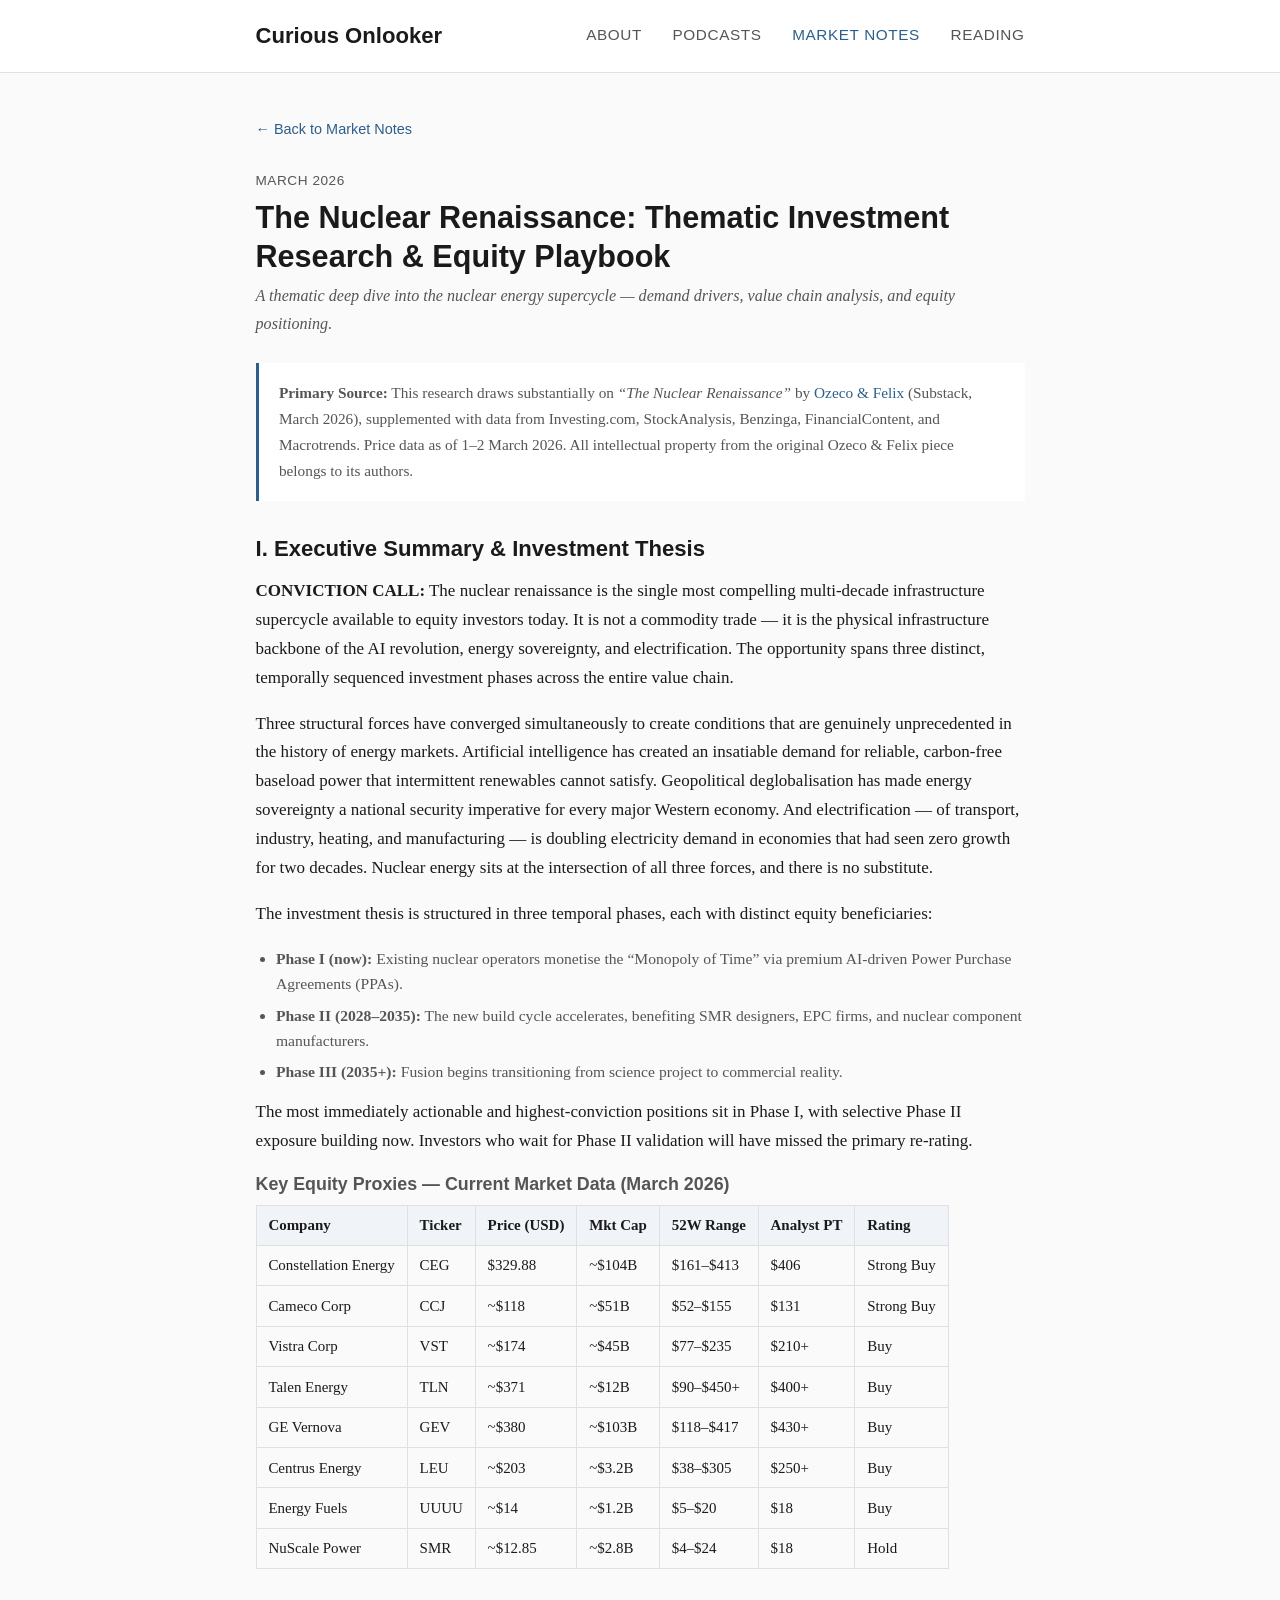
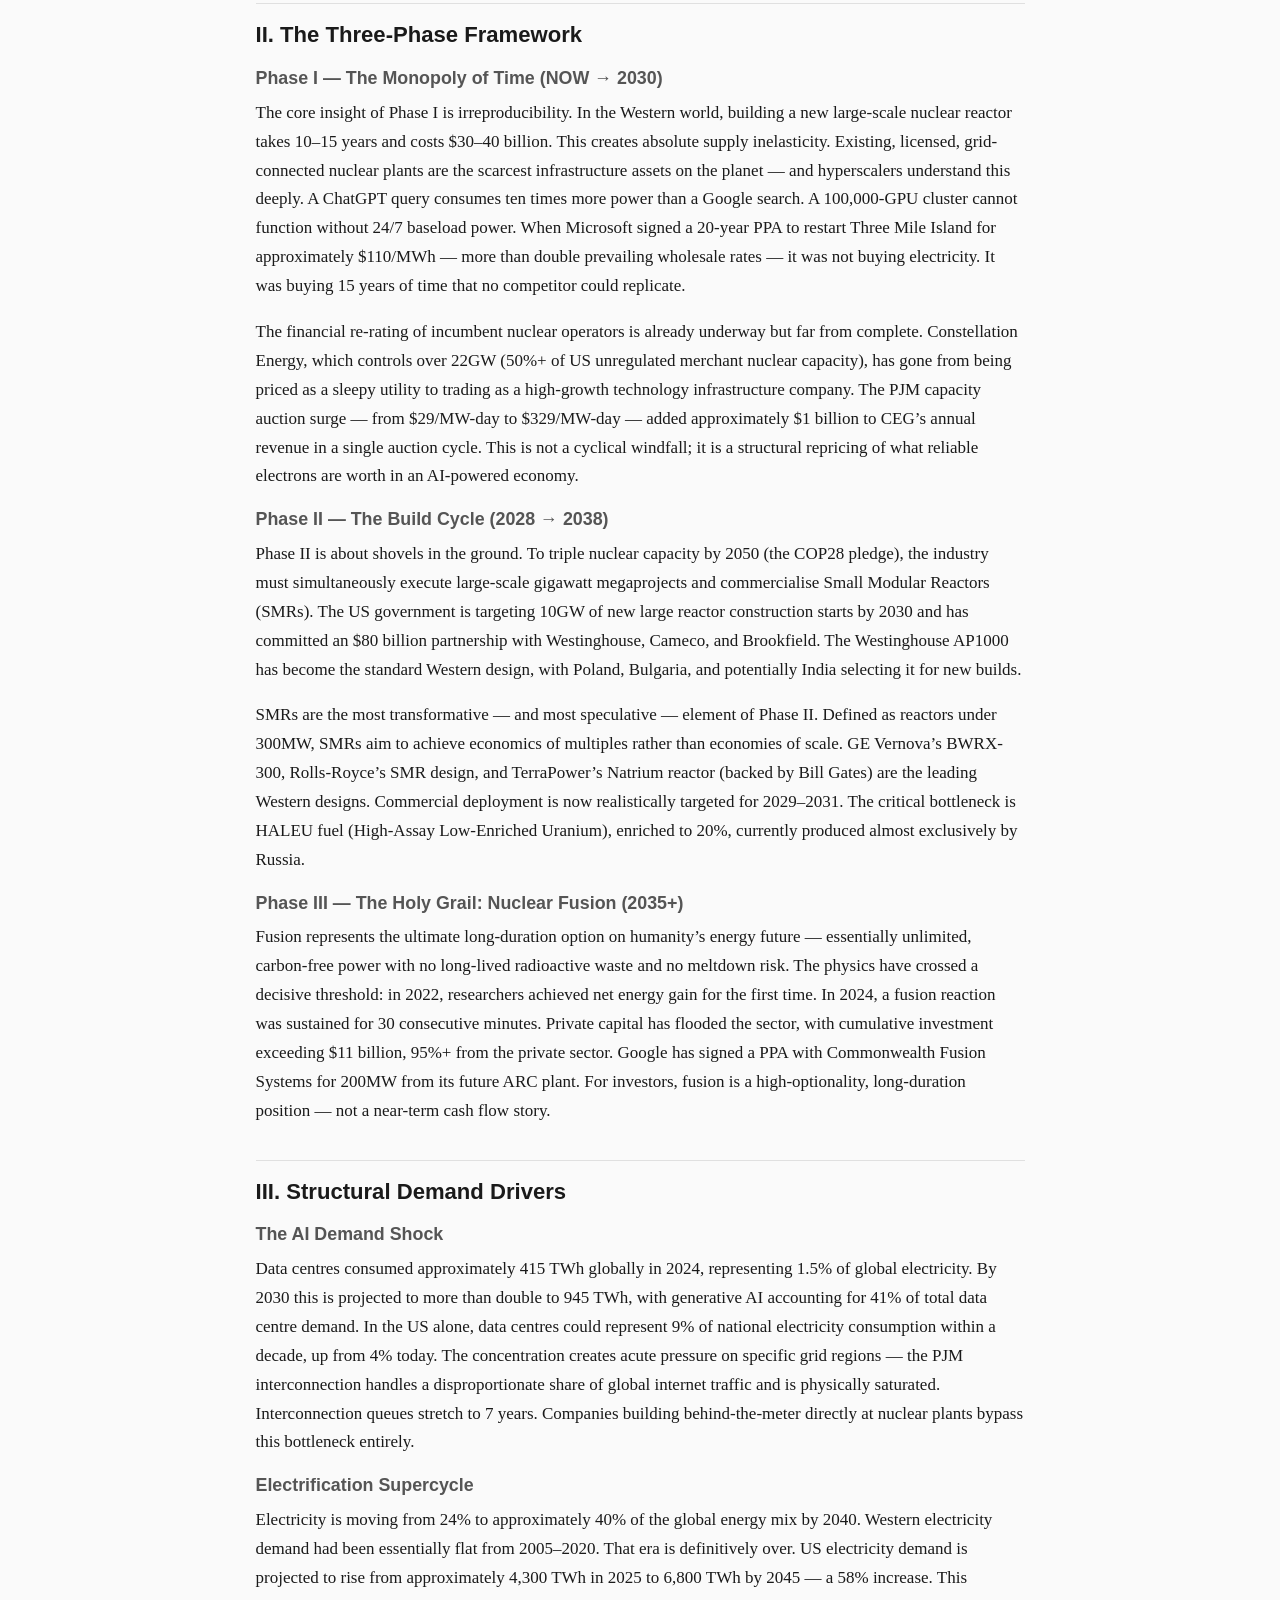
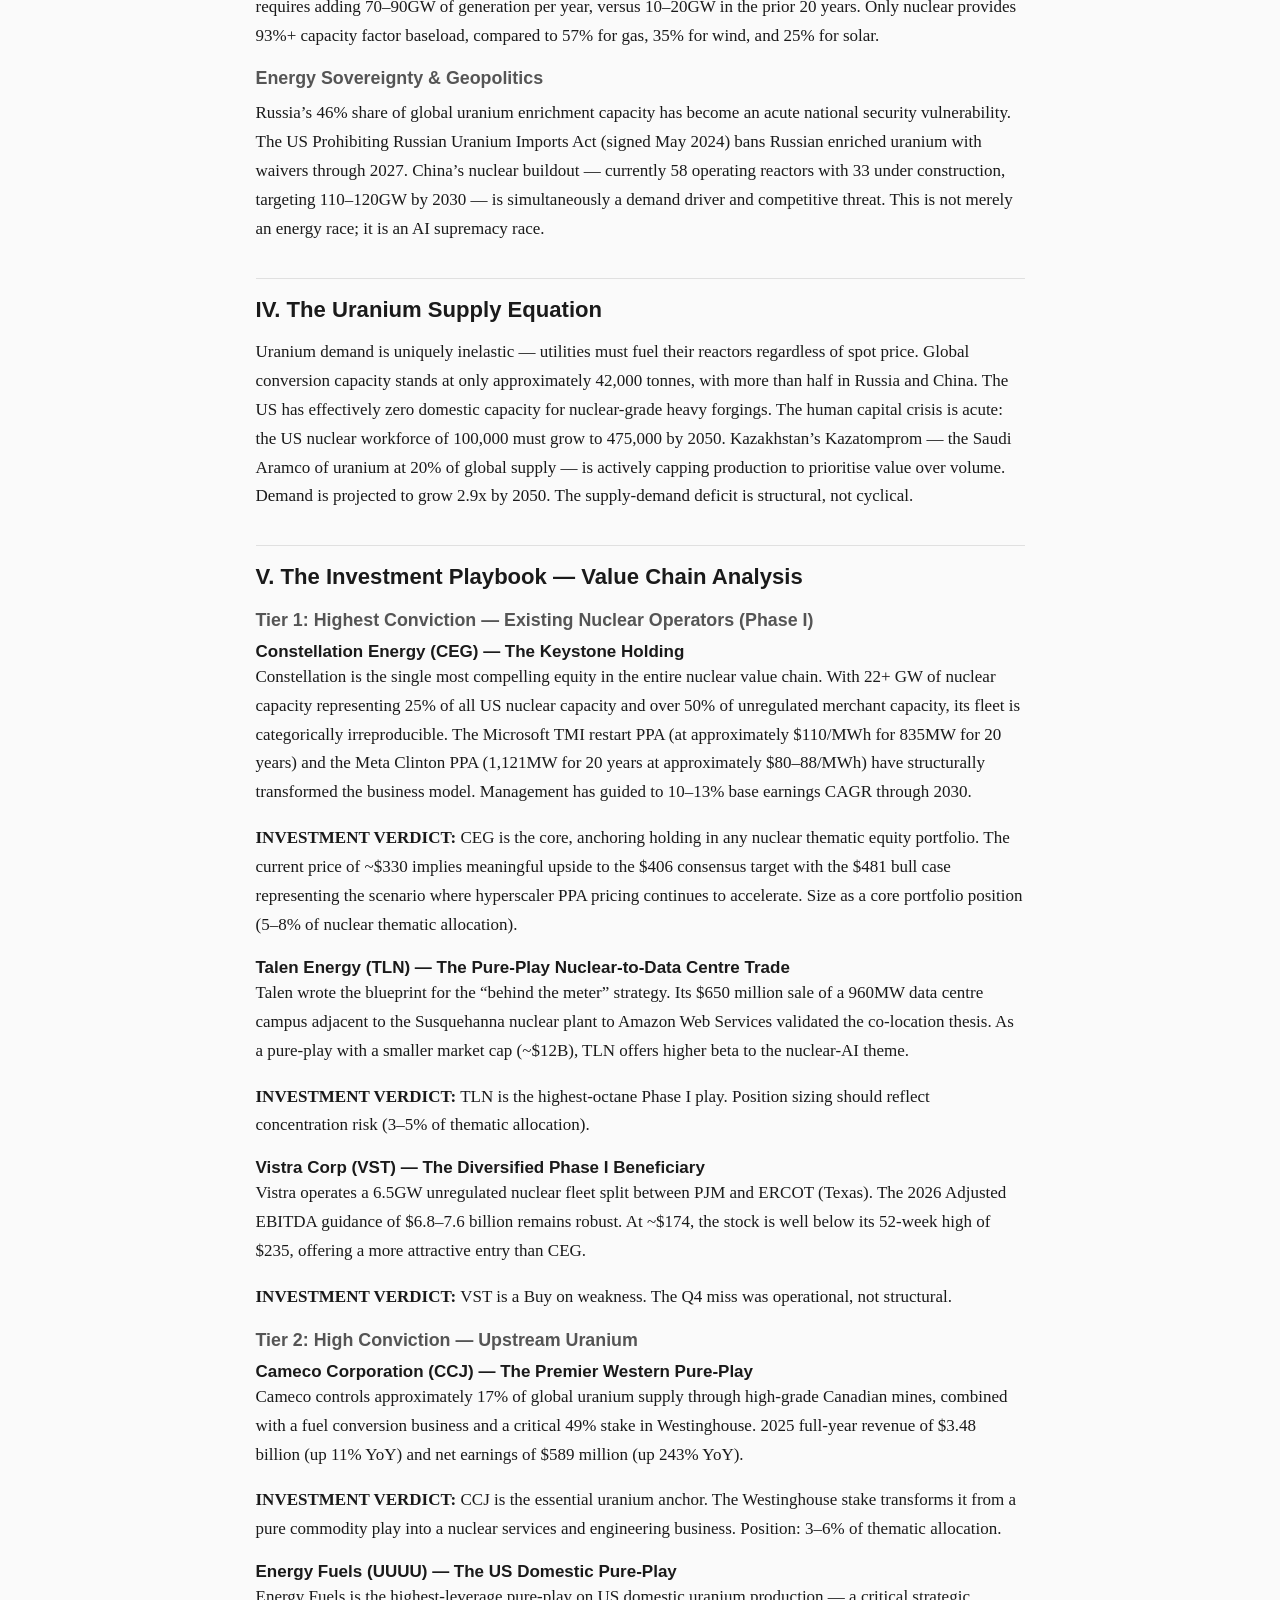
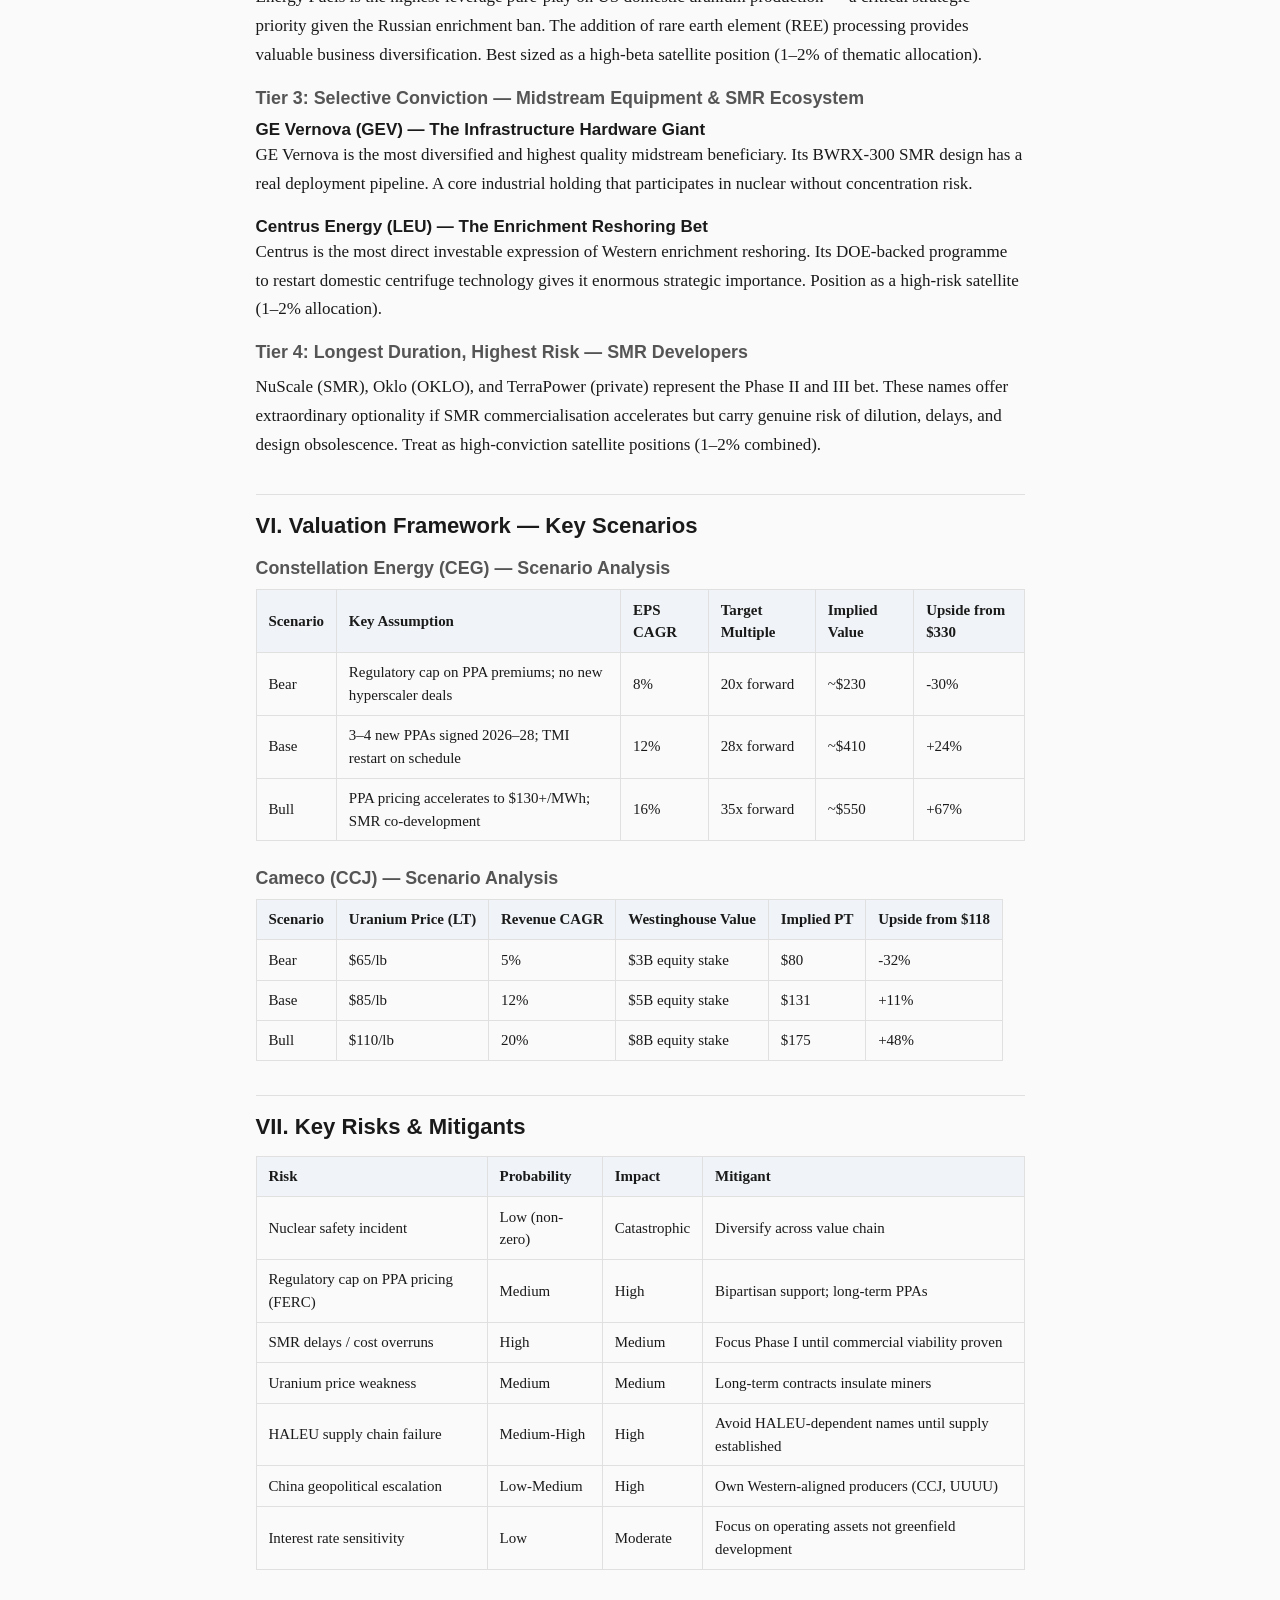
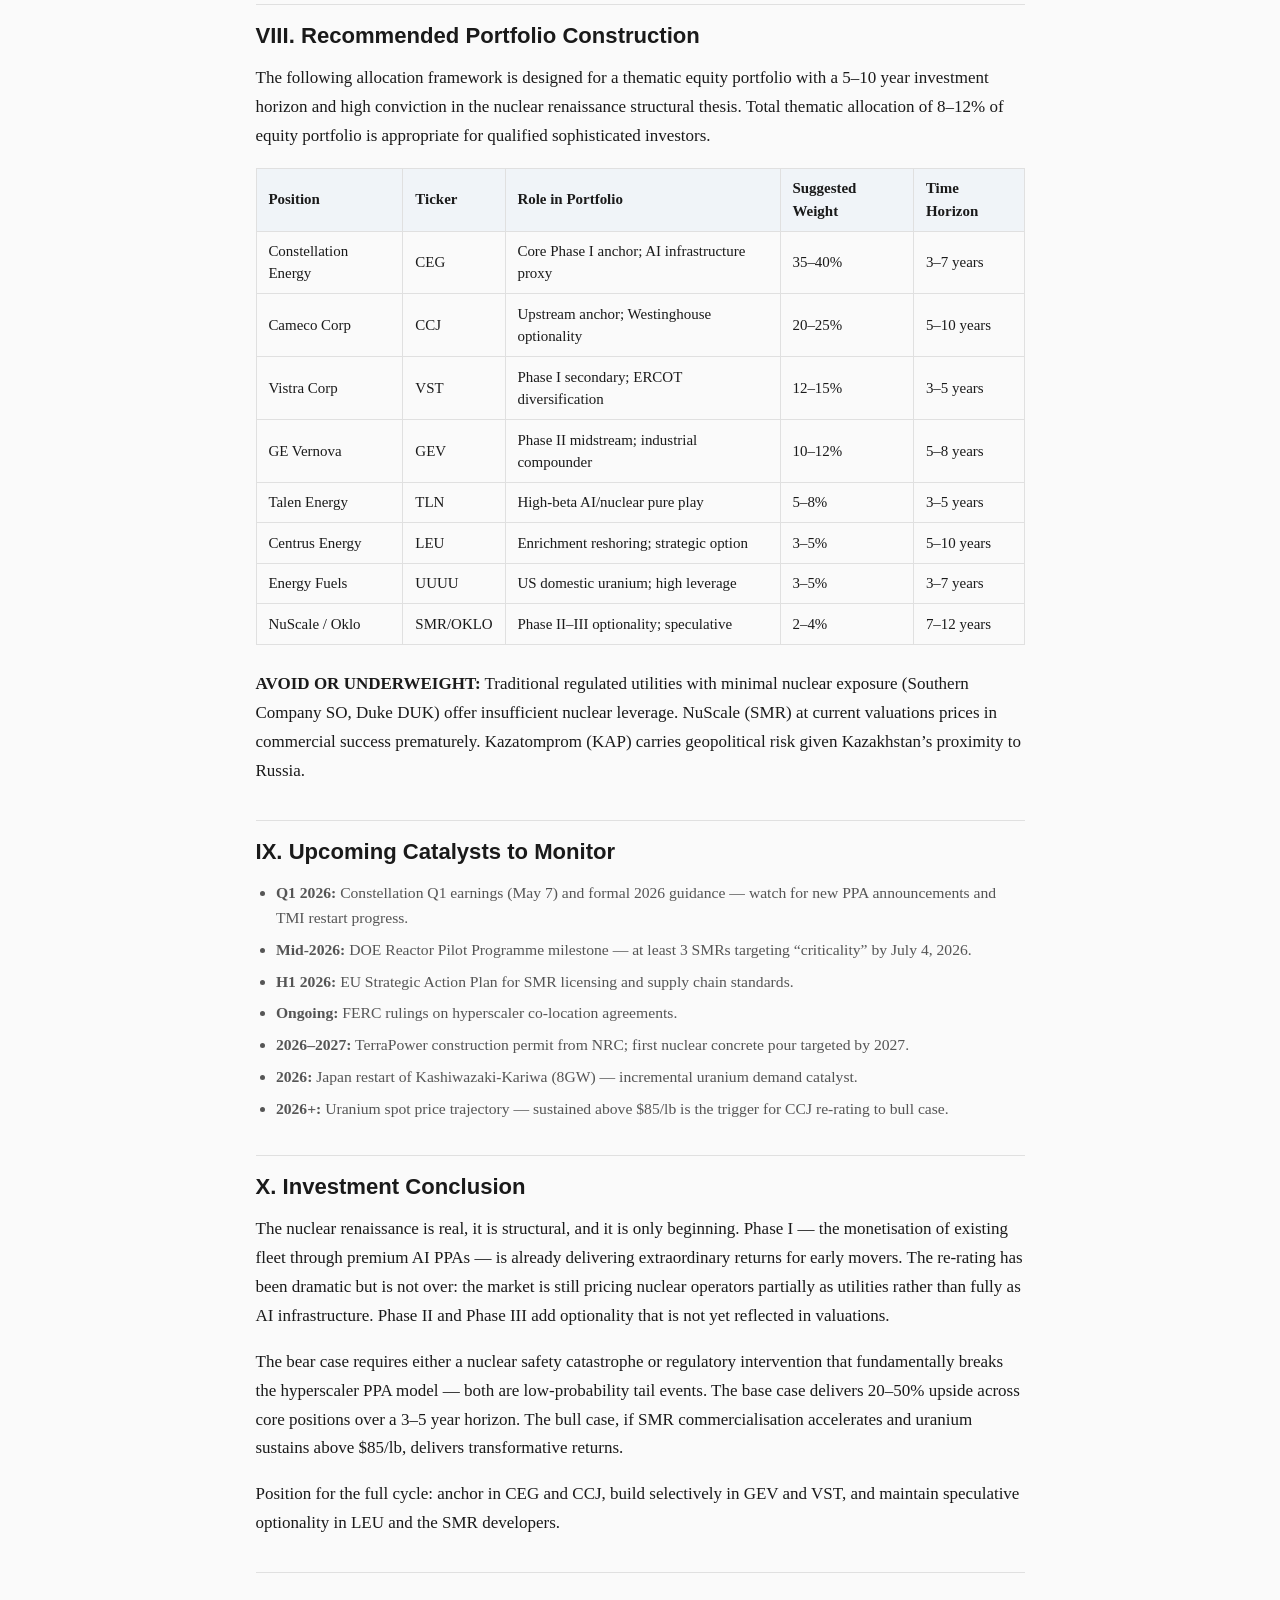
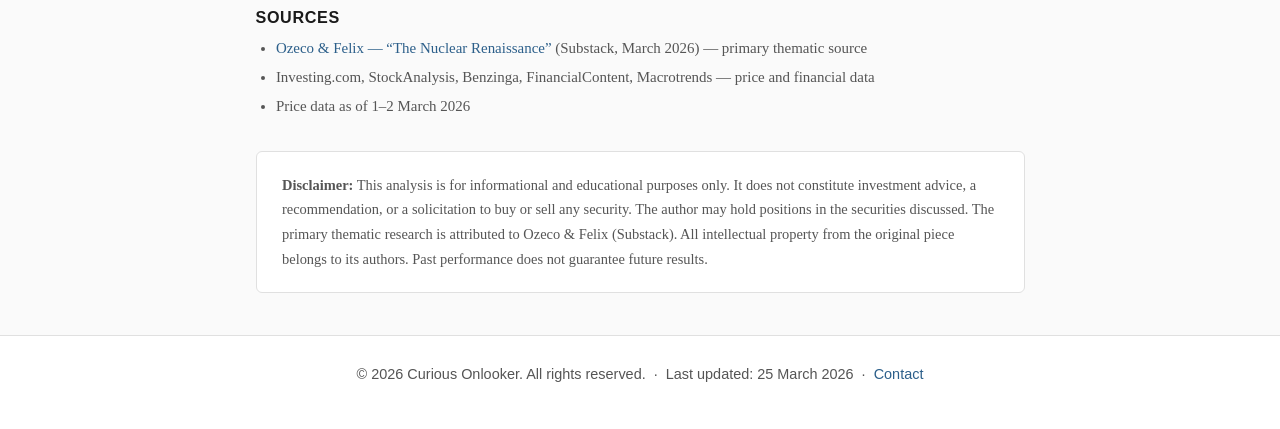
<file: nuclear-renaissance.html>
<!DOCTYPE html>
<html lang="en">
<head>
  <meta charset="UTF-8">
  <meta name="viewport" content="width=device-width, initial-scale=1.0">
  <title>The Nuclear Renaissance &mdash; Curious Onlooker</title>
  <link rel="stylesheet" href="css/style.css">
</head>
<body>
  <header>
    <div class="header-inner">
      <a href="index.html" class="site-title">Curious Onlooker</a>
      <button class="menu-toggle" aria-label="Menu">
        <span></span><span></span><span></span>
      </button>
      <nav>
        <ul>
          <li><a href="index.html">About</a></li>
          <li><a href="podcasts.html">Podcasts</a></li>
          <li><a href="market-notes.html" class="active">Market Notes</a></li>
          <li><a href="reading.html">Reading</a></li>
        </ul>
      </nav>
    </div>
  </header>

  <main>
    <div class="article-nav">
      <a href="market-notes.html">&larr; Back to Market Notes</a>
    </div>

    <article class="long-post">
      <p class="post-date">March 2026</p>
      <h1>The Nuclear Renaissance: Thematic Investment Research &amp; Equity Playbook</h1>
      <p class="article-subtitle">A thematic deep dive into the nuclear energy supercycle &mdash; demand drivers, value chain analysis, and equity positioning.</p>

      <div class="article-attribution">
        <p><strong>Primary Source:</strong> This research draws substantially on <em>&ldquo;The Nuclear Renaissance&rdquo;</em> by <a href="https://open.substack.com/pub/crackthemarket/p/the-nuclear-renaissance?utm_campaign=post-expanded-share&utm_medium=web" target="_blank" rel="noopener">Ozeco &amp; Felix</a> (Substack, March 2026), supplemented with data from Investing.com, StockAnalysis, Benzinga, FinancialContent, and Macrotrends. Price data as of 1&ndash;2 March 2026. All intellectual property from the original Ozeco &amp; Felix piece belongs to its authors.</p>
      </div>

      <!-- Executive Summary -->
      <h2>I. Executive Summary &amp; Investment Thesis</h2>
      <p><strong>CONVICTION CALL:</strong> The nuclear renaissance is the single most compelling multi-decade infrastructure supercycle available to equity investors today. It is not a commodity trade &mdash; it is the physical infrastructure backbone of the AI revolution, energy sovereignty, and electrification. The opportunity spans three distinct, temporally sequenced investment phases across the entire value chain.</p>
      <p>Three structural forces have converged simultaneously to create conditions that are genuinely unprecedented in the history of energy markets. Artificial intelligence has created an insatiable demand for reliable, carbon-free baseload power that intermittent renewables cannot satisfy. Geopolitical deglobalisation has made energy sovereignty a national security imperative for every major Western economy. And electrification &mdash; of transport, industry, heating, and manufacturing &mdash; is doubling electricity demand in economies that had seen zero growth for two decades. Nuclear energy sits at the intersection of all three forces, and there is no substitute.</p>
      <p>The investment thesis is structured in three temporal phases, each with distinct equity beneficiaries:</p>
      <ul class="takeaways">
        <li><strong>Phase I (now):</strong> Existing nuclear operators monetise the &ldquo;Monopoly of Time&rdquo; via premium AI-driven Power Purchase Agreements (PPAs).</li>
        <li><strong>Phase II (2028&ndash;2035):</strong> The new build cycle accelerates, benefiting SMR designers, EPC firms, and nuclear component manufacturers.</li>
        <li><strong>Phase III (2035+):</strong> Fusion begins transitioning from science project to commercial reality.</li>
      </ul>
      <p>The most immediately actionable and highest-conviction positions sit in Phase I, with selective Phase II exposure building now. Investors who wait for Phase II validation will have missed the primary re-rating.</p>

      <h3>Key Equity Proxies &mdash; Current Market Data (March 2026)</h3>
      <table>
        <thead>
          <tr><th>Company</th><th>Ticker</th><th>Price (USD)</th><th>Mkt Cap</th><th>52W Range</th><th>Analyst PT</th><th>Rating</th></tr>
        </thead>
        <tbody>
          <tr><td>Constellation Energy</td><td>CEG</td><td>$329.88</td><td>~$104B</td><td>$161&ndash;$413</td><td>$406</td><td>Strong Buy</td></tr>
          <tr><td>Cameco Corp</td><td>CCJ</td><td>~$118</td><td>~$51B</td><td>$52&ndash;$155</td><td>$131</td><td>Strong Buy</td></tr>
          <tr><td>Vistra Corp</td><td>VST</td><td>~$174</td><td>~$45B</td><td>$77&ndash;$235</td><td>$210+</td><td>Buy</td></tr>
          <tr><td>Talen Energy</td><td>TLN</td><td>~$371</td><td>~$12B</td><td>$90&ndash;$450+</td><td>$400+</td><td>Buy</td></tr>
          <tr><td>GE Vernova</td><td>GEV</td><td>~$380</td><td>~$103B</td><td>$118&ndash;$417</td><td>$430+</td><td>Buy</td></tr>
          <tr><td>Centrus Energy</td><td>LEU</td><td>~$203</td><td>~$3.2B</td><td>$38&ndash;$305</td><td>$250+</td><td>Buy</td></tr>
          <tr><td>Energy Fuels</td><td>UUUU</td><td>~$14</td><td>~$1.2B</td><td>$5&ndash;$20</td><td>$18</td><td>Buy</td></tr>
          <tr><td>NuScale Power</td><td>SMR</td><td>~$12.85</td><td>~$2.8B</td><td>$4&ndash;$24</td><td>$18</td><td>Hold</td></tr>
        </tbody>
      </table>

      <!-- Three-Phase Framework -->
      <h2>II. The Three-Phase Framework</h2>

      <h3>Phase I &mdash; The Monopoly of Time (NOW &rarr; 2030)</h3>
      <p>The core insight of Phase I is irreproducibility. In the Western world, building a new large-scale nuclear reactor takes 10&ndash;15 years and costs $30&ndash;40 billion. This creates absolute supply inelasticity. Existing, licensed, grid-connected nuclear plants are the scarcest infrastructure assets on the planet &mdash; and hyperscalers understand this deeply. A ChatGPT query consumes ten times more power than a Google search. A 100,000-GPU cluster cannot function without 24/7 baseload power. When Microsoft signed a 20-year PPA to restart Three Mile Island for approximately $110/MWh &mdash; more than double prevailing wholesale rates &mdash; it was not buying electricity. It was buying 15 years of time that no competitor could replicate.</p>
      <p>The financial re-rating of incumbent nuclear operators is already underway but far from complete. Constellation Energy, which controls over 22GW (50%+ of US unregulated merchant nuclear capacity), has gone from being priced as a sleepy utility to trading as a high-growth technology infrastructure company. The PJM capacity auction surge &mdash; from $29/MW-day to $329/MW-day &mdash; added approximately $1 billion to CEG&rsquo;s annual revenue in a single auction cycle. This is not a cyclical windfall; it is a structural repricing of what reliable electrons are worth in an AI-powered economy.</p>

      <h3>Phase II &mdash; The Build Cycle (2028 &rarr; 2038)</h3>
      <p>Phase II is about shovels in the ground. To triple nuclear capacity by 2050 (the COP28 pledge), the industry must simultaneously execute large-scale gigawatt megaprojects and commercialise Small Modular Reactors (SMRs). The US government is targeting 10GW of new large reactor construction starts by 2030 and has committed an $80 billion partnership with Westinghouse, Cameco, and Brookfield. The Westinghouse AP1000 has become the standard Western design, with Poland, Bulgaria, and potentially India selecting it for new builds.</p>
      <p>SMRs are the most transformative &mdash; and most speculative &mdash; element of Phase II. Defined as reactors under 300MW, SMRs aim to achieve economics of multiples rather than economies of scale. GE Vernova&rsquo;s BWRX-300, Rolls-Royce&rsquo;s SMR design, and TerraPower&rsquo;s Natrium reactor (backed by Bill Gates) are the leading Western designs. Commercial deployment is now realistically targeted for 2029&ndash;2031. The critical bottleneck is HALEU fuel (High-Assay Low-Enriched Uranium), enriched to 20%, currently produced almost exclusively by Russia.</p>

      <h3>Phase III &mdash; The Holy Grail: Nuclear Fusion (2035+)</h3>
      <p>Fusion represents the ultimate long-duration option on humanity&rsquo;s energy future &mdash; essentially unlimited, carbon-free power with no long-lived radioactive waste and no meltdown risk. The physics have crossed a decisive threshold: in 2022, researchers achieved net energy gain for the first time. In 2024, a fusion reaction was sustained for 30 consecutive minutes. Private capital has flooded the sector, with cumulative investment exceeding $11 billion, 95%+ from the private sector. Google has signed a PPA with Commonwealth Fusion Systems for 200MW from its future ARC plant. For investors, fusion is a high-optionality, long-duration position &mdash; not a near-term cash flow story.</p>

      <!-- Structural Demand Drivers -->
      <h2>III. Structural Demand Drivers</h2>

      <h3>The AI Demand Shock</h3>
      <p>Data centres consumed approximately 415 TWh globally in 2024, representing 1.5% of global electricity. By 2030 this is projected to more than double to 945 TWh, with generative AI accounting for 41% of total data centre demand. In the US alone, data centres could represent 9% of national electricity consumption within a decade, up from 4% today. The concentration creates acute pressure on specific grid regions &mdash; the PJM interconnection handles a disproportionate share of global internet traffic and is physically saturated. Interconnection queues stretch to 7 years. Companies building behind-the-meter directly at nuclear plants bypass this bottleneck entirely.</p>

      <h3>Electrification Supercycle</h3>
      <p>Electricity is moving from 24% to approximately 40% of the global energy mix by 2040. Western electricity demand had been essentially flat from 2005&ndash;2020. That era is definitively over. US electricity demand is projected to rise from approximately 4,300 TWh in 2025 to 6,800 TWh by 2045 &mdash; a 58% increase. This requires adding 70&ndash;90GW of generation per year, versus 10&ndash;20GW in the prior 20 years. Only nuclear provides 93%+ capacity factor baseload, compared to 57% for gas, 35% for wind, and 25% for solar.</p>

      <h3>Energy Sovereignty &amp; Geopolitics</h3>
      <p>Russia&rsquo;s 46% share of global uranium enrichment capacity has become an acute national security vulnerability. The US Prohibiting Russian Uranium Imports Act (signed May 2024) bans Russian enriched uranium with waivers through 2027. China&rsquo;s nuclear buildout &mdash; currently 58 operating reactors with 33 under construction, targeting 110&ndash;120GW by 2030 &mdash; is simultaneously a demand driver and competitive threat. This is not merely an energy race; it is an AI supremacy race.</p>

      <!-- Uranium Supply -->
      <h2>IV. The Uranium Supply Equation</h2>
      <p>Uranium demand is uniquely inelastic &mdash; utilities must fuel their reactors regardless of spot price. Global conversion capacity stands at only approximately 42,000 tonnes, with more than half in Russia and China. The US has effectively zero domestic capacity for nuclear-grade heavy forgings. The human capital crisis is acute: the US nuclear workforce of 100,000 must grow to 475,000 by 2050. Kazakhstan&rsquo;s Kazatomprom &mdash; the Saudi Aramco of uranium at 20% of global supply &mdash; is actively capping production to prioritise value over volume. Demand is projected to grow 2.9x by 2050. The supply-demand deficit is structural, not cyclical.</p>

      <!-- Investment Playbook -->
      <h2>V. The Investment Playbook &mdash; Value Chain Analysis</h2>

      <h3>Tier 1: Highest Conviction &mdash; Existing Nuclear Operators (Phase I)</h3>

      <h4>Constellation Energy (CEG) &mdash; The Keystone Holding</h4>
      <p>Constellation is the single most compelling equity in the entire nuclear value chain. With 22+ GW of nuclear capacity representing 25% of all US nuclear capacity and over 50% of unregulated merchant capacity, its fleet is categorically irreproducible. The Microsoft TMI restart PPA (at approximately $110/MWh for 835MW for 20 years) and the Meta Clinton PPA (1,121MW for 20 years at approximately $80&ndash;88/MWh) have structurally transformed the business model. Management has guided to 10&ndash;13% base earnings CAGR through 2030.</p>
      <p><strong>INVESTMENT VERDICT:</strong> CEG is the core, anchoring holding in any nuclear thematic equity portfolio. The current price of ~$330 implies meaningful upside to the $406 consensus target with the $481 bull case representing the scenario where hyperscaler PPA pricing continues to accelerate. Size as a core portfolio position (5&ndash;8% of nuclear thematic allocation).</p>

      <h4>Talen Energy (TLN) &mdash; The Pure-Play Nuclear-to-Data Centre Trade</h4>
      <p>Talen wrote the blueprint for the &ldquo;behind the meter&rdquo; strategy. Its $650 million sale of a 960MW data centre campus adjacent to the Susquehanna nuclear plant to Amazon Web Services validated the co-location thesis. As a pure-play with a smaller market cap (~$12B), TLN offers higher beta to the nuclear-AI theme.</p>
      <p><strong>INVESTMENT VERDICT:</strong> TLN is the highest-octane Phase I play. Position sizing should reflect concentration risk (3&ndash;5% of thematic allocation).</p>

      <h4>Vistra Corp (VST) &mdash; The Diversified Phase I Beneficiary</h4>
      <p>Vistra operates a 6.5GW unregulated nuclear fleet split between PJM and ERCOT (Texas). The 2026 Adjusted EBITDA guidance of $6.8&ndash;7.6 billion remains robust. At ~$174, the stock is well below its 52-week high of $235, offering a more attractive entry than CEG.</p>
      <p><strong>INVESTMENT VERDICT:</strong> VST is a Buy on weakness. The Q4 miss was operational, not structural.</p>

      <h3>Tier 2: High Conviction &mdash; Upstream Uranium</h3>

      <h4>Cameco Corporation (CCJ) &mdash; The Premier Western Pure-Play</h4>
      <p>Cameco controls approximately 17% of global uranium supply through high-grade Canadian mines, combined with a fuel conversion business and a critical 49% stake in Westinghouse. 2025 full-year revenue of $3.48 billion (up 11% YoY) and net earnings of $589 million (up 243% YoY).</p>
      <p><strong>INVESTMENT VERDICT:</strong> CCJ is the essential uranium anchor. The Westinghouse stake transforms it from a pure commodity play into a nuclear services and engineering business. Position: 3&ndash;6% of thematic allocation.</p>

      <h4>Energy Fuels (UUUU) &mdash; The US Domestic Pure-Play</h4>
      <p>Energy Fuels is the highest-leverage pure-play on US domestic uranium production &mdash; a critical strategic priority given the Russian enrichment ban. The addition of rare earth element (REE) processing provides valuable business diversification. Best sized as a high-beta satellite position (1&ndash;2% of thematic allocation).</p>

      <h3>Tier 3: Selective Conviction &mdash; Midstream Equipment &amp; SMR Ecosystem</h3>

      <h4>GE Vernova (GEV) &mdash; The Infrastructure Hardware Giant</h4>
      <p>GE Vernova is the most diversified and highest quality midstream beneficiary. Its BWRX-300 SMR design has a real deployment pipeline. A core industrial holding that participates in nuclear without concentration risk.</p>

      <h4>Centrus Energy (LEU) &mdash; The Enrichment Reshoring Bet</h4>
      <p>Centrus is the most direct investable expression of Western enrichment reshoring. Its DOE-backed programme to restart domestic centrifuge technology gives it enormous strategic importance. Position as a high-risk satellite (1&ndash;2% allocation).</p>

      <h3>Tier 4: Longest Duration, Highest Risk &mdash; SMR Developers</h3>
      <p>NuScale (SMR), Oklo (OKLO), and TerraPower (private) represent the Phase II and III bet. These names offer extraordinary optionality if SMR commercialisation accelerates but carry genuine risk of dilution, delays, and design obsolescence. Treat as high-conviction satellite positions (1&ndash;2% combined).</p>

      <!-- Valuation Framework -->
      <h2>VI. Valuation Framework &mdash; Key Scenarios</h2>

      <h3>Constellation Energy (CEG) &mdash; Scenario Analysis</h3>
      <table>
        <thead>
          <tr><th>Scenario</th><th>Key Assumption</th><th>EPS CAGR</th><th>Target Multiple</th><th>Implied Value</th><th>Upside from $330</th></tr>
        </thead>
        <tbody>
          <tr><td>Bear</td><td>Regulatory cap on PPA premiums; no new hyperscaler deals</td><td>8%</td><td>20x forward</td><td>~$230</td><td>-30%</td></tr>
          <tr><td>Base</td><td>3&ndash;4 new PPAs signed 2026&ndash;28; TMI restart on schedule</td><td>12%</td><td>28x forward</td><td>~$410</td><td>+24%</td></tr>
          <tr><td>Bull</td><td>PPA pricing accelerates to $130+/MWh; SMR co-development</td><td>16%</td><td>35x forward</td><td>~$550</td><td>+67%</td></tr>
        </tbody>
      </table>

      <h3>Cameco (CCJ) &mdash; Scenario Analysis</h3>
      <table>
        <thead>
          <tr><th>Scenario</th><th>Uranium Price (LT)</th><th>Revenue CAGR</th><th>Westinghouse Value</th><th>Implied PT</th><th>Upside from $118</th></tr>
        </thead>
        <tbody>
          <tr><td>Bear</td><td>$65/lb</td><td>5%</td><td>$3B equity stake</td><td>$80</td><td>-32%</td></tr>
          <tr><td>Base</td><td>$85/lb</td><td>12%</td><td>$5B equity stake</td><td>$131</td><td>+11%</td></tr>
          <tr><td>Bull</td><td>$110/lb</td><td>20%</td><td>$8B equity stake</td><td>$175</td><td>+48%</td></tr>
        </tbody>
      </table>

      <!-- Key Risks -->
      <h2>VII. Key Risks &amp; Mitigants</h2>
      <table>
        <thead>
          <tr><th>Risk</th><th>Probability</th><th>Impact</th><th>Mitigant</th></tr>
        </thead>
        <tbody>
          <tr><td>Nuclear safety incident</td><td>Low (non-zero)</td><td>Catastrophic</td><td>Diversify across value chain</td></tr>
          <tr><td>Regulatory cap on PPA pricing (FERC)</td><td>Medium</td><td>High</td><td>Bipartisan support; long-term PPAs</td></tr>
          <tr><td>SMR delays / cost overruns</td><td>High</td><td>Medium</td><td>Focus Phase I until commercial viability proven</td></tr>
          <tr><td>Uranium price weakness</td><td>Medium</td><td>Medium</td><td>Long-term contracts insulate miners</td></tr>
          <tr><td>HALEU supply chain failure</td><td>Medium-High</td><td>High</td><td>Avoid HALEU-dependent names until supply established</td></tr>
          <tr><td>China geopolitical escalation</td><td>Low-Medium</td><td>High</td><td>Own Western-aligned producers (CCJ, UUUU)</td></tr>
          <tr><td>Interest rate sensitivity</td><td>Low</td><td>Moderate</td><td>Focus on operating assets not greenfield development</td></tr>
        </tbody>
      </table>

      <!-- Portfolio Construction -->
      <h2>VIII. Recommended Portfolio Construction</h2>
      <p>The following allocation framework is designed for a thematic equity portfolio with a 5&ndash;10 year investment horizon and high conviction in the nuclear renaissance structural thesis. Total thematic allocation of 8&ndash;12% of equity portfolio is appropriate for qualified sophisticated investors.</p>
      <table>
        <thead>
          <tr><th>Position</th><th>Ticker</th><th>Role in Portfolio</th><th>Suggested Weight</th><th>Time Horizon</th></tr>
        </thead>
        <tbody>
          <tr><td>Constellation Energy</td><td>CEG</td><td>Core Phase I anchor; AI infrastructure proxy</td><td>35&ndash;40%</td><td>3&ndash;7 years</td></tr>
          <tr><td>Cameco Corp</td><td>CCJ</td><td>Upstream anchor; Westinghouse optionality</td><td>20&ndash;25%</td><td>5&ndash;10 years</td></tr>
          <tr><td>Vistra Corp</td><td>VST</td><td>Phase I secondary; ERCOT diversification</td><td>12&ndash;15%</td><td>3&ndash;5 years</td></tr>
          <tr><td>GE Vernova</td><td>GEV</td><td>Phase II midstream; industrial compounder</td><td>10&ndash;12%</td><td>5&ndash;8 years</td></tr>
          <tr><td>Talen Energy</td><td>TLN</td><td>High-beta AI/nuclear pure play</td><td>5&ndash;8%</td><td>3&ndash;5 years</td></tr>
          <tr><td>Centrus Energy</td><td>LEU</td><td>Enrichment reshoring; strategic option</td><td>3&ndash;5%</td><td>5&ndash;10 years</td></tr>
          <tr><td>Energy Fuels</td><td>UUUU</td><td>US domestic uranium; high leverage</td><td>3&ndash;5%</td><td>3&ndash;7 years</td></tr>
          <tr><td>NuScale / Oklo</td><td>SMR/OKLO</td><td>Phase II&ndash;III optionality; speculative</td><td>2&ndash;4%</td><td>7&ndash;12 years</td></tr>
        </tbody>
      </table>
      <p><strong>AVOID OR UNDERWEIGHT:</strong> Traditional regulated utilities with minimal nuclear exposure (Southern Company SO, Duke DUK) offer insufficient nuclear leverage. NuScale (SMR) at current valuations prices in commercial success prematurely. Kazatomprom (KAP) carries geopolitical risk given Kazakhstan&rsquo;s proximity to Russia.</p>

      <!-- Catalysts -->
      <h2>IX. Upcoming Catalysts to Monitor</h2>
      <ul class="takeaways">
        <li><strong>Q1 2026:</strong> Constellation Q1 earnings (May 7) and formal 2026 guidance &mdash; watch for new PPA announcements and TMI restart progress.</li>
        <li><strong>Mid-2026:</strong> DOE Reactor Pilot Programme milestone &mdash; at least 3 SMRs targeting &ldquo;criticality&rdquo; by July 4, 2026.</li>
        <li><strong>H1 2026:</strong> EU Strategic Action Plan for SMR licensing and supply chain standards.</li>
        <li><strong>Ongoing:</strong> FERC rulings on hyperscaler co-location agreements.</li>
        <li><strong>2026&ndash;2027:</strong> TerraPower construction permit from NRC; first nuclear concrete pour targeted by 2027.</li>
        <li><strong>2026:</strong> Japan restart of Kashiwazaki-Kariwa (8GW) &mdash; incremental uranium demand catalyst.</li>
        <li><strong>2026+:</strong> Uranium spot price trajectory &mdash; sustained above $85/lb is the trigger for CCJ re-rating to bull case.</li>
      </ul>

      <!-- Investment Conclusion -->
      <h2>X. Investment Conclusion</h2>
      <p>The nuclear renaissance is real, it is structural, and it is only beginning. Phase I &mdash; the monetisation of existing fleet through premium AI PPAs &mdash; is already delivering extraordinary returns for early movers. The re-rating has been dramatic but is not over: the market is still pricing nuclear operators partially as utilities rather than fully as AI infrastructure. Phase II and Phase III add optionality that is not yet reflected in valuations.</p>
      <p>The bear case requires either a nuclear safety catastrophe or regulatory intervention that fundamentally breaks the hyperscaler PPA model &mdash; both are low-probability tail events. The base case delivers 20&ndash;50% upside across core positions over a 3&ndash;5 year horizon. The bull case, if SMR commercialisation accelerates and uranium sustains above $85/lb, delivers transformative returns.</p>
      <p>Position for the full cycle: anchor in CEG and CCJ, build selectively in GEV and VST, and maintain speculative optionality in LEU and the SMR developers.</p>

      <!-- Sources -->
      <div class="sources">
        <h3>Sources</h3>
        <ul>
          <li><a href="https://open.substack.com/pub/crackthemarket/p/the-nuclear-renaissance?utm_campaign=post-expanded-share&utm_medium=web" target="_blank" rel="noopener">Ozeco &amp; Felix &mdash; &ldquo;The Nuclear Renaissance&rdquo;</a> (Substack, March 2026) &mdash; primary thematic source</li>
          <li>Investing.com, StockAnalysis, Benzinga, FinancialContent, Macrotrends &mdash; price and financial data</li>
          <li>Price data as of 1&ndash;2 March 2026</li>
        </ul>
      </div>

      <!-- Disclaimer -->
      <div class="disclaimer">
        <p><strong>Disclaimer:</strong> This analysis is for informational and educational purposes only. It does not constitute investment advice, a recommendation, or a solicitation to buy or sell any security. The author may hold positions in the securities discussed. The primary thematic research is attributed to Ozeco &amp; Felix (Substack). All intellectual property from the original piece belongs to its authors. Past performance does not guarantee future results.</p>
      </div>

    </article>
  </main>

  <footer>
    <p>&copy; 2026 Curious Onlooker. All rights reserved. &nbsp;&middot;&nbsp; Last updated: 25 March 2026 &nbsp;&middot;&nbsp; <a href="mailto:huanggongwu@gmail.com">Contact</a></p>
  </footer>

  <script src="js/main.js"></script>
</body>
</html>
</file>
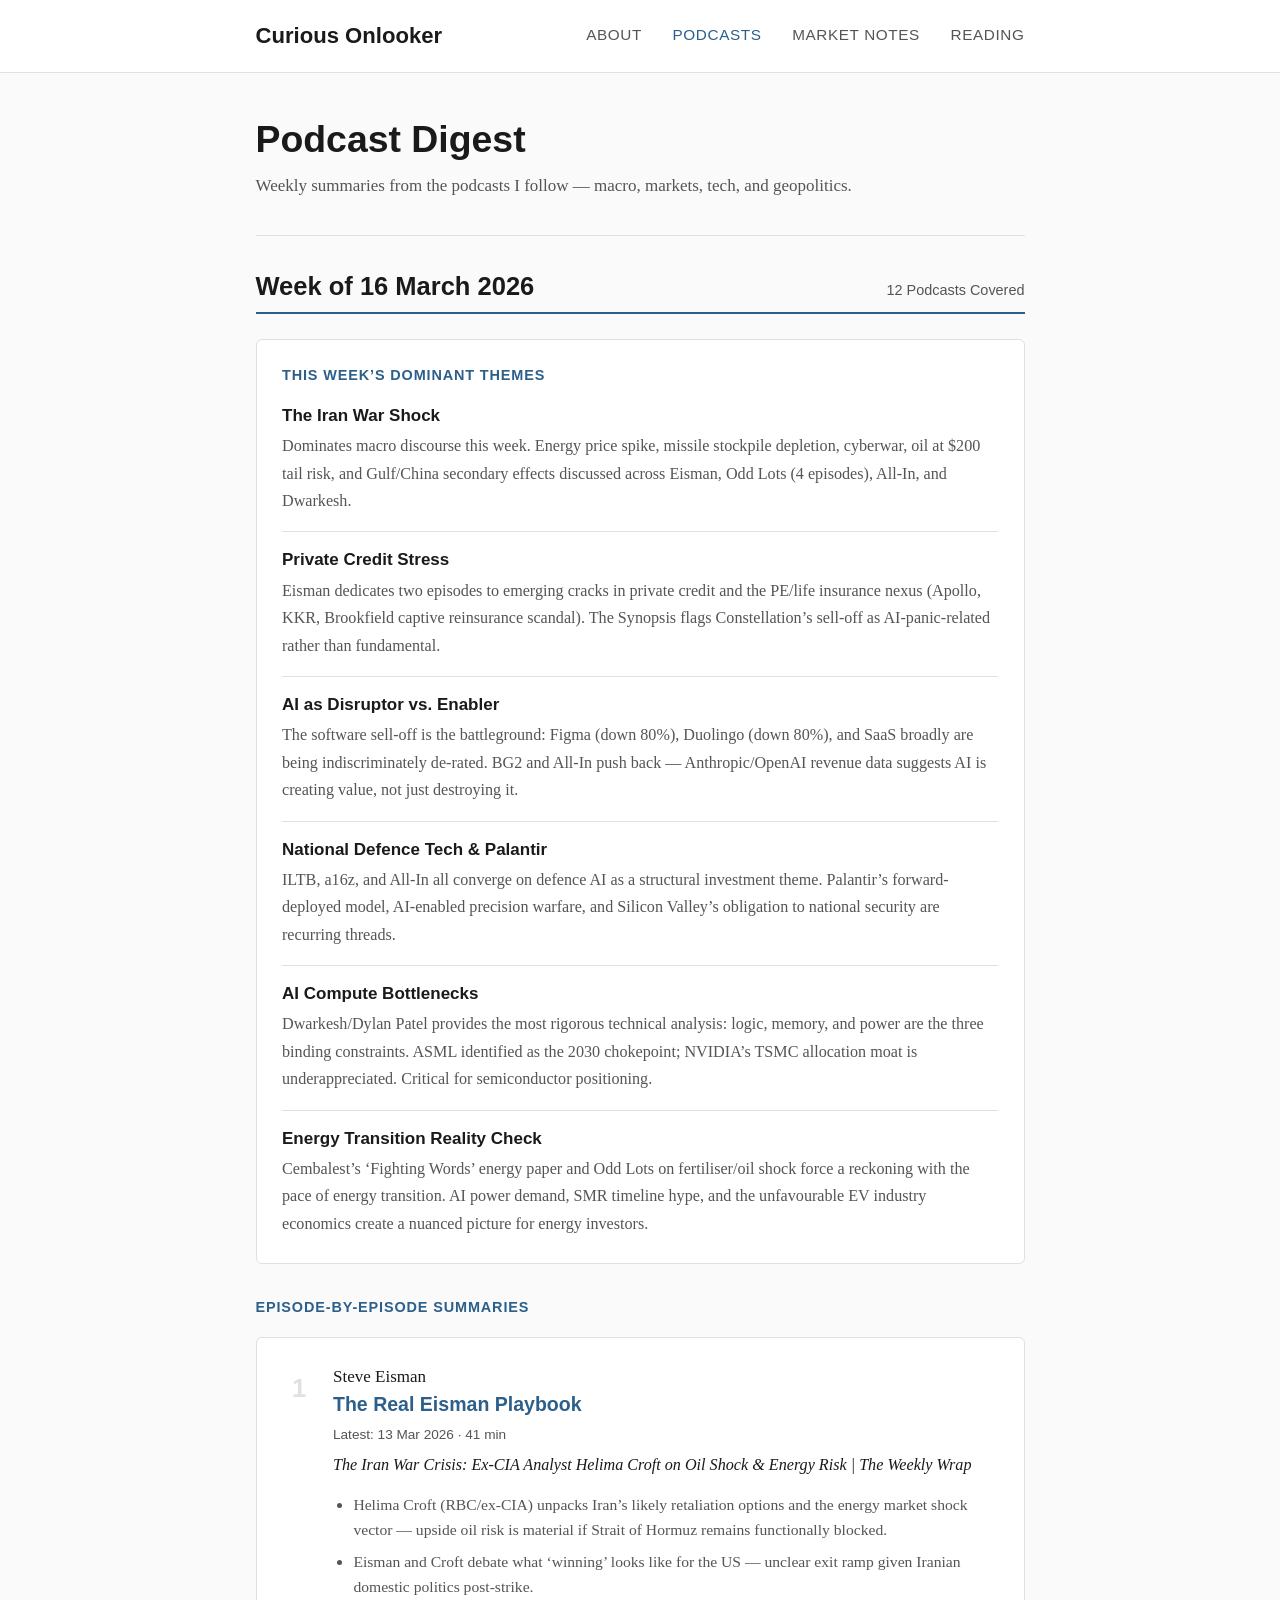
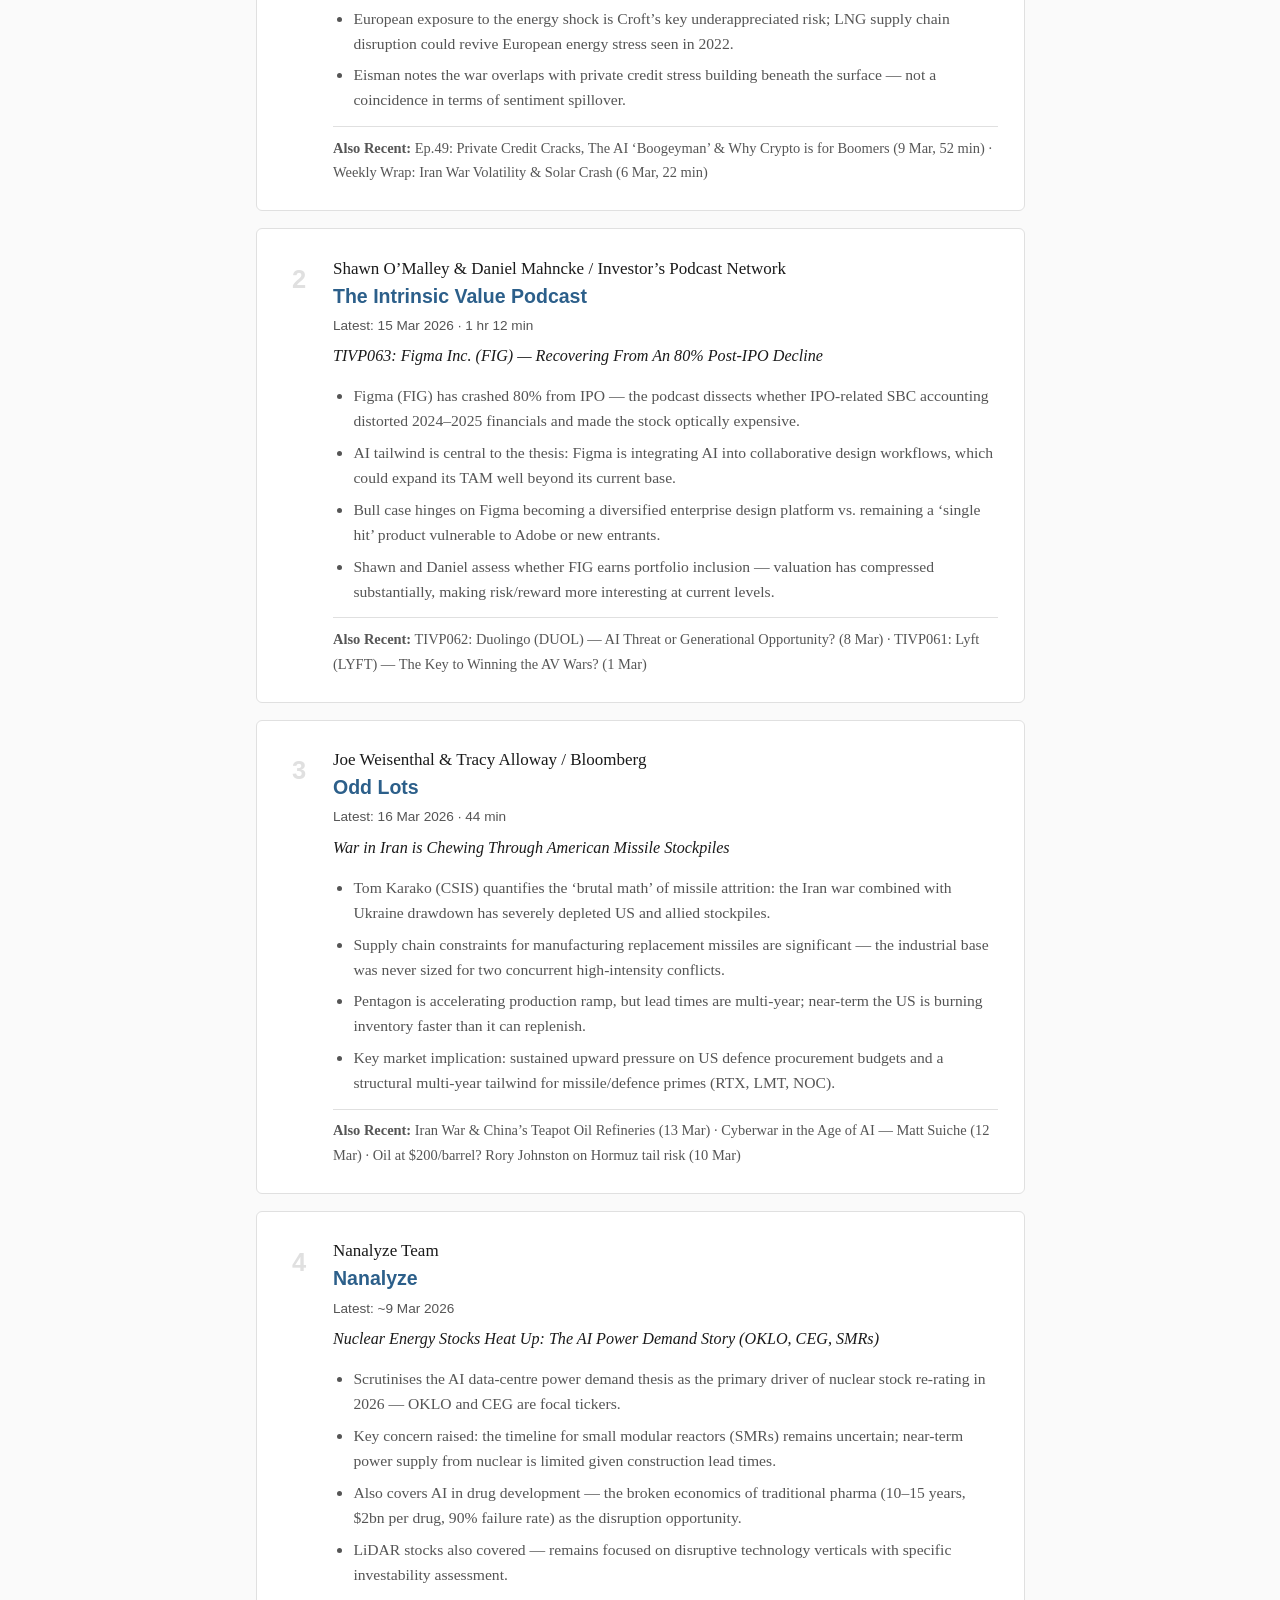
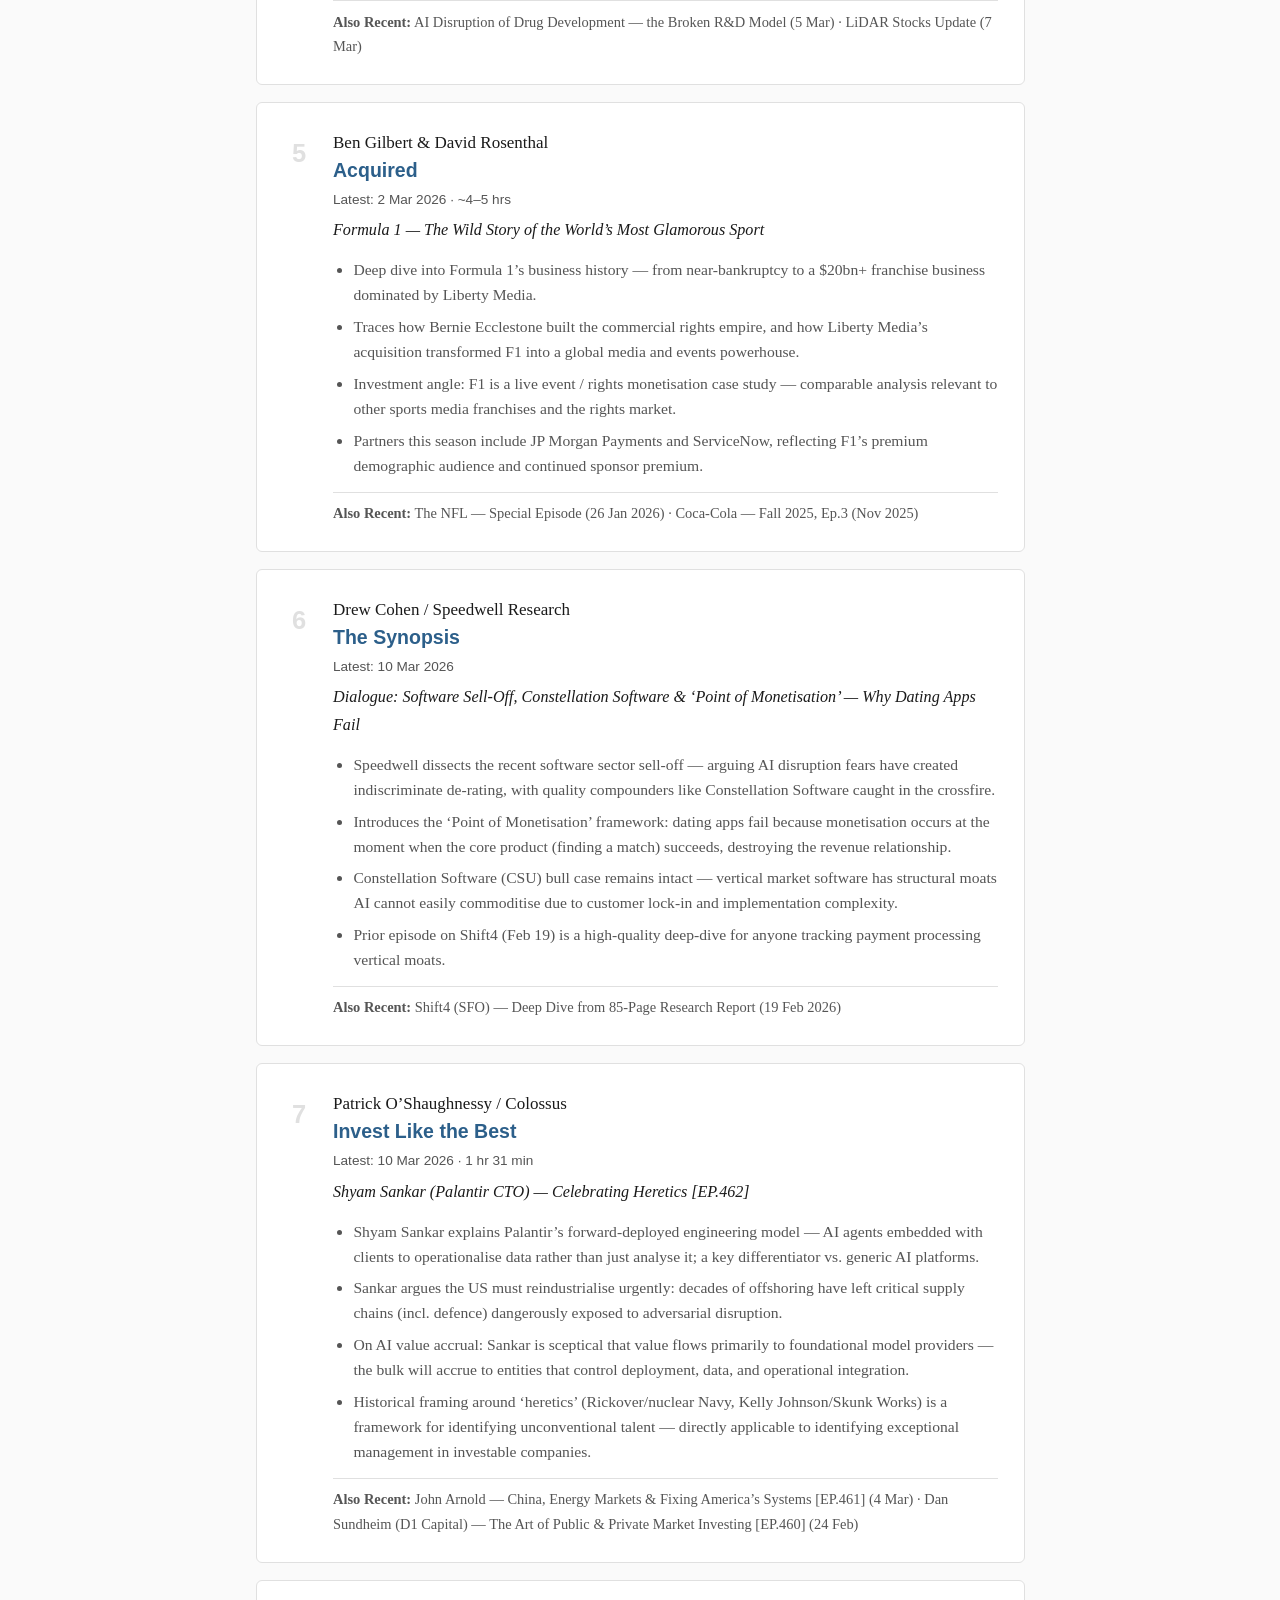
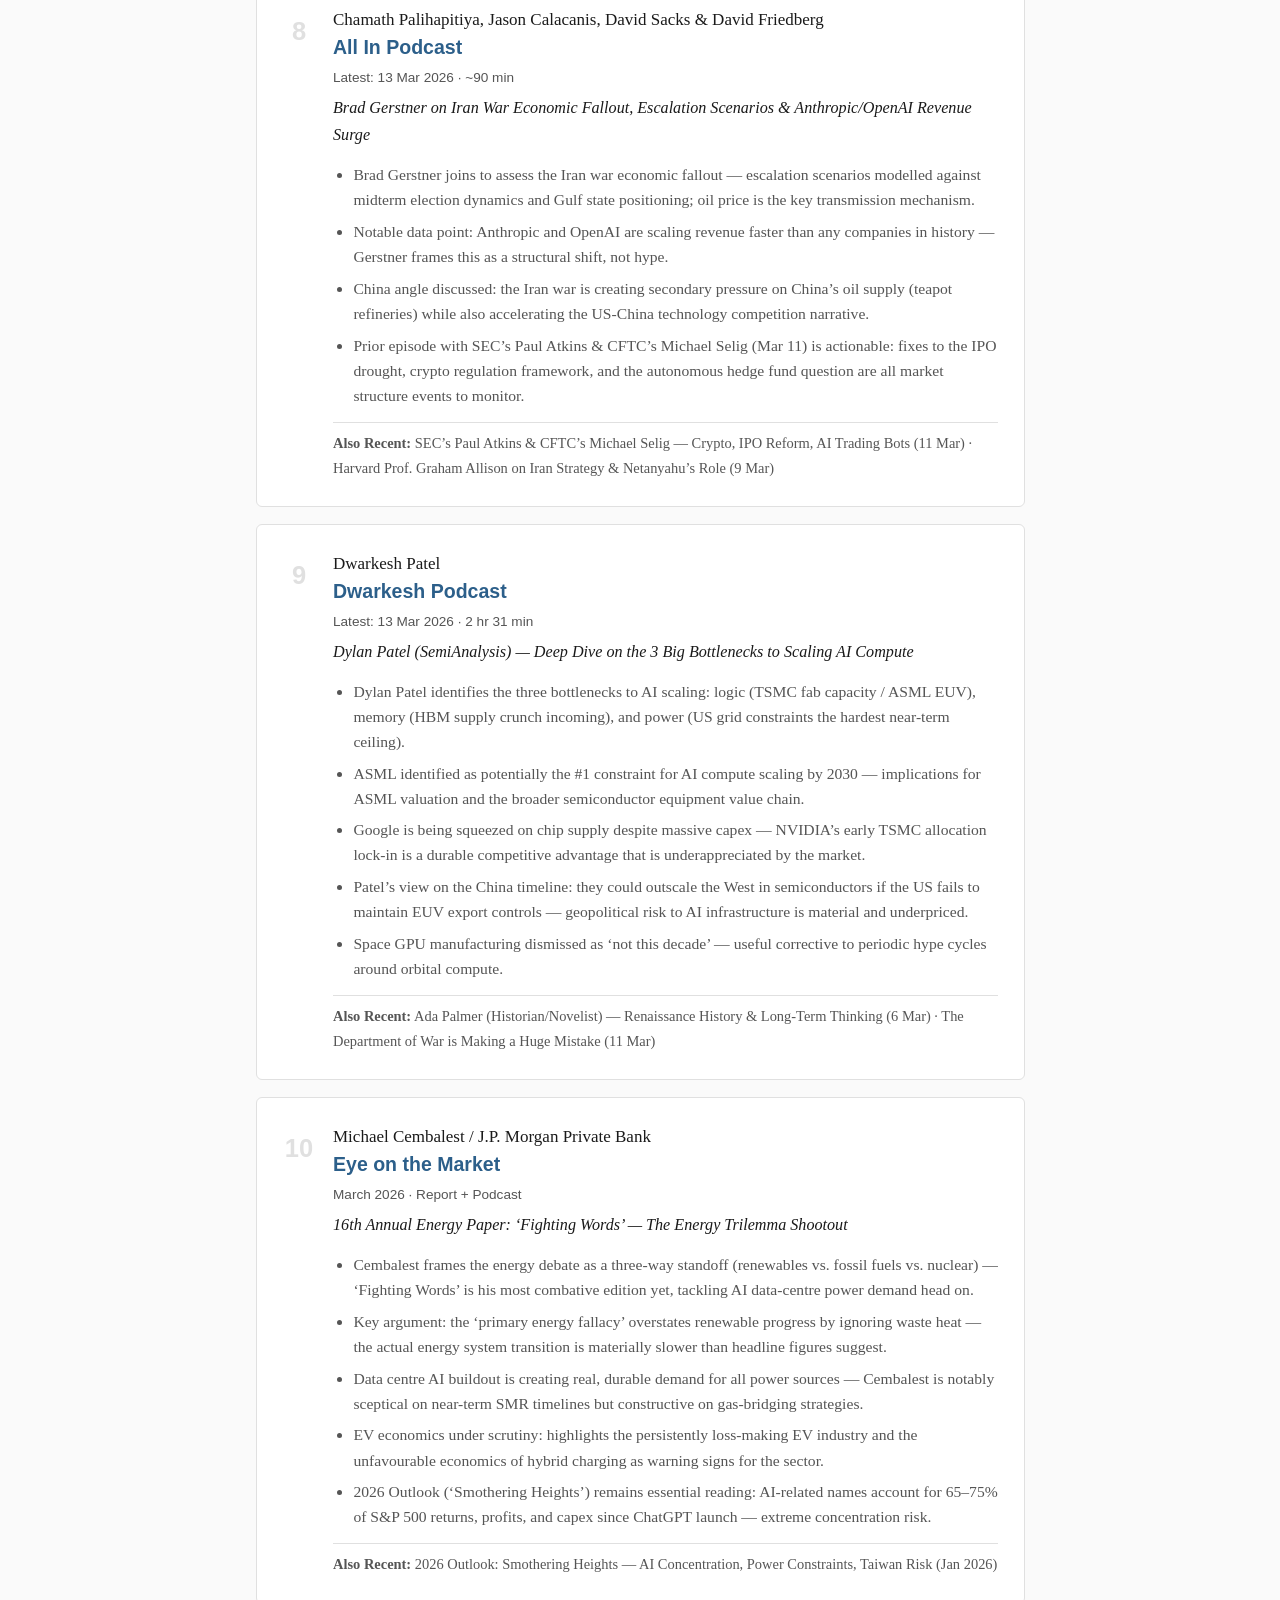
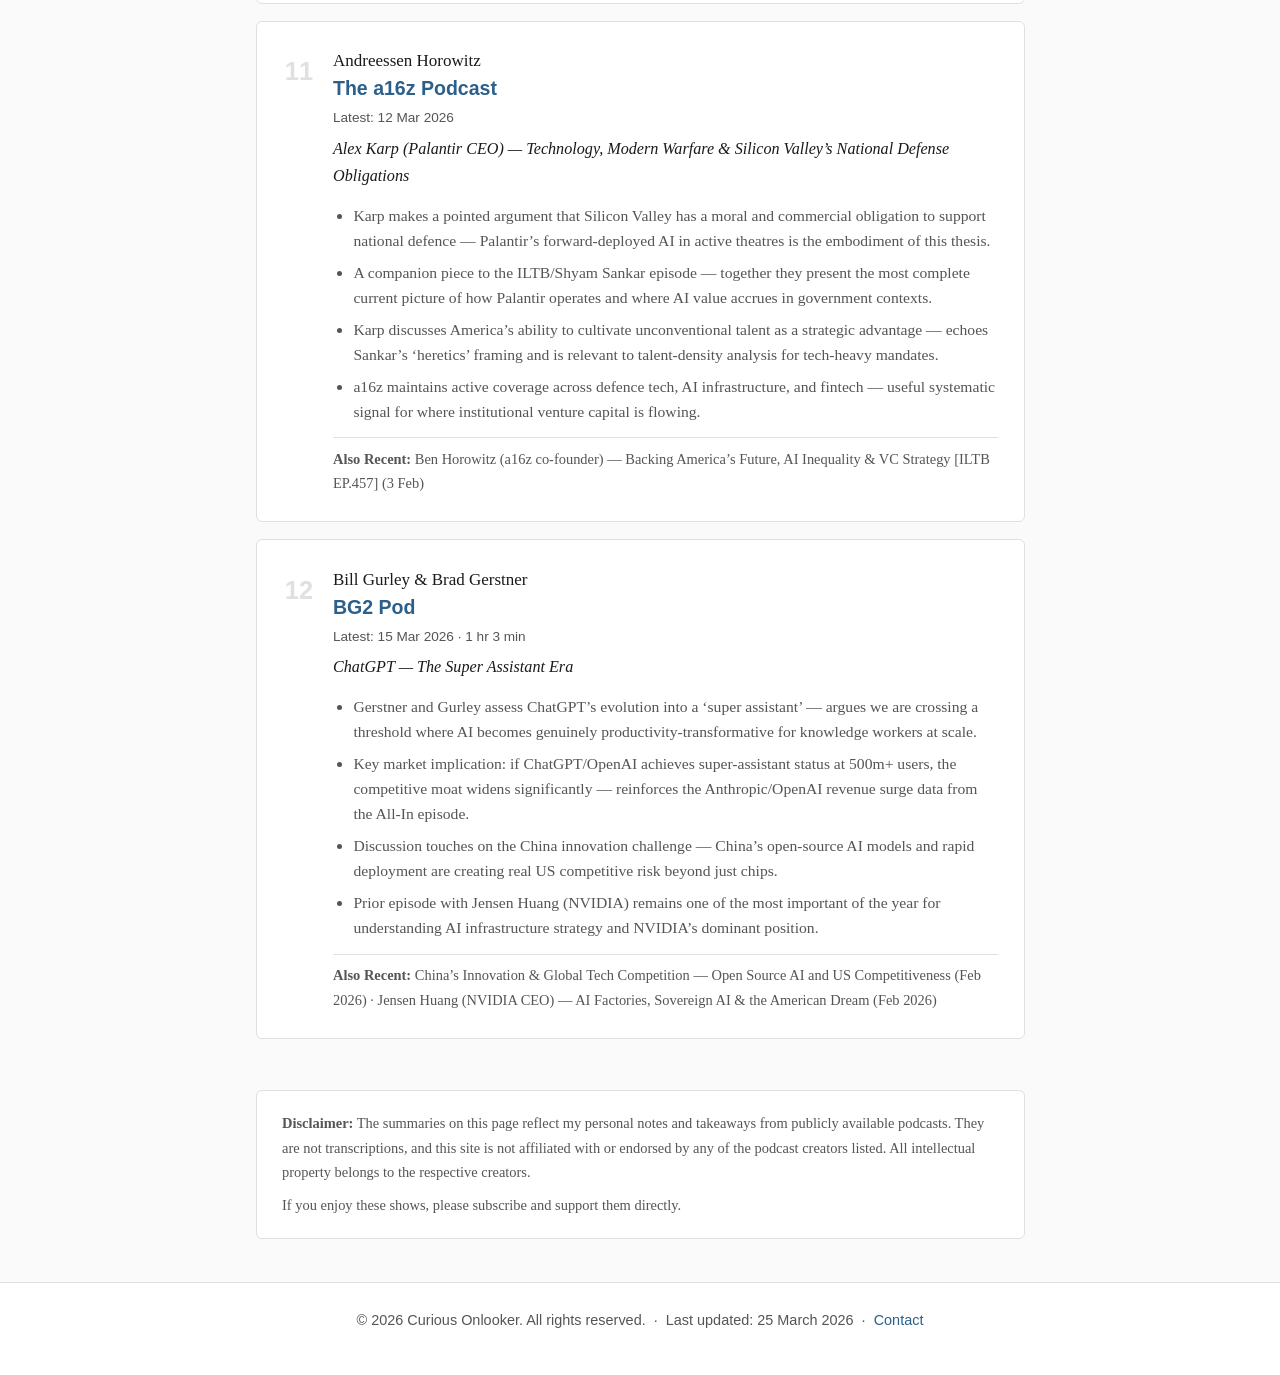
<file: podcasts.html>
<!DOCTYPE html>
<html lang="en">
<head>
  <meta charset="UTF-8">
  <meta name="viewport" content="width=device-width, initial-scale=1.0">
  <title>Podcast Digest &mdash; Curious Onlooker</title>
  <link rel="stylesheet" href="css/style.css">
</head>
<body>
  <header>
    <div class="header-inner">
      <a href="index.html" class="site-title">Curious Onlooker</a>
      <button class="menu-toggle" aria-label="Menu">
        <span></span><span></span><span></span>
      </button>
      <nav>
        <ul>
          <li><a href="index.html">About</a></li>
          <li><a href="podcasts.html" class="active">Podcasts</a></li>
          <li><a href="market-notes.html">Market Notes</a></li>
          <li><a href="reading.html">Reading</a></li>
        </ul>
      </nav>
    </div>
  </header>

  <main>
    <div class="page-header">
      <h1>Podcast Digest</h1>
      <p>Weekly summaries from the podcasts I follow &mdash; macro, markets, tech, and geopolitics.</p>
    </div>

    <!-- ============ WEEK OF 16 MARCH 2026 ============ -->
    <div class="digest-week">
      <div class="digest-header">
        <h2>Week of 16 March 2026</h2>
        <span class="digest-count">12 Podcasts Covered</span>
      </div>

      <!-- Dominant Themes -->
      <div class="themes-section">
        <h3 class="section-label">This Week&rsquo;s Dominant Themes</h3>

        <div class="theme">
          <h4>The Iran War Shock</h4>
          <p>Dominates macro discourse this week. Energy price spike, missile stockpile depletion, cyberwar, oil at $200 tail risk, and Gulf/China secondary effects discussed across Eisman, Odd Lots (4 episodes), All-In, and Dwarkesh.</p>
        </div>

        <div class="theme">
          <h4>Private Credit Stress</h4>
          <p>Eisman dedicates two episodes to emerging cracks in private credit and the PE/life insurance nexus (Apollo, KKR, Brookfield captive reinsurance scandal). The Synopsis flags Constellation&rsquo;s sell-off as AI-panic-related rather than fundamental.</p>
        </div>

        <div class="theme">
          <h4>AI as Disruptor vs. Enabler</h4>
          <p>The software sell-off is the battleground: Figma (down 80%), Duolingo (down 80%), and SaaS broadly are being indiscriminately de-rated. BG2 and All-In push back &mdash; Anthropic/OpenAI revenue data suggests AI is creating value, not just destroying it.</p>
        </div>

        <div class="theme">
          <h4>National Defence Tech &amp; Palantir</h4>
          <p>ILTB, a16z, and All-In all converge on defence AI as a structural investment theme. Palantir&rsquo;s forward-deployed model, AI-enabled precision warfare, and Silicon Valley&rsquo;s obligation to national security are recurring threads.</p>
        </div>

        <div class="theme">
          <h4>AI Compute Bottlenecks</h4>
          <p>Dwarkesh/Dylan Patel provides the most rigorous technical analysis: logic, memory, and power are the three binding constraints. ASML identified as the 2030 chokepoint; NVIDIA&rsquo;s TSMC allocation moat is underappreciated. Critical for semiconductor positioning.</p>
        </div>

        <div class="theme">
          <h4>Energy Transition Reality Check</h4>
          <p>Cembalest&rsquo;s &lsquo;Fighting Words&rsquo; energy paper and Odd Lots on fertiliser/oil shock force a reckoning with the pace of energy transition. AI power demand, SMR timeline hype, and the unfavourable EV industry economics create a nuanced picture for energy investors.</p>
        </div>
      </div>

      <!-- Episode Summaries -->
      <h3 class="section-label">Episode-by-Episode Summaries</h3>

      <!-- 1. Eisman -->
      <div class="episode-card">
        <div class="episode-number">1</div>
        <div class="episode-content">
          <div class="meta">Steve Eisman</div>
          <h3><a href="https://www.youtube.com/@TheRealEismanPlaybook" target="_blank" rel="noopener">The Real Eisman Playbook</a></h3>
          <div class="episode-detail">Latest: 13 Mar 2026 &middot; 41 min</div>
          <div class="episode-title">The Iran War Crisis: Ex-CIA Analyst Helima Croft on Oil Shock &amp; Energy Risk | The Weekly Wrap</div>
          <ul class="takeaways">
            <li>Helima Croft (RBC/ex-CIA) unpacks Iran&rsquo;s likely retaliation options and the energy market shock vector &mdash; upside oil risk is material if Strait of Hormuz remains functionally blocked.</li>
            <li>Eisman and Croft debate what &lsquo;winning&rsquo; looks like for the US &mdash; unclear exit ramp given Iranian domestic politics post-strike.</li>
            <li>European exposure to the energy shock is Croft&rsquo;s key underappreciated risk; LNG supply chain disruption could revive European energy stress seen in 2022.</li>
            <li>Eisman notes the war overlaps with private credit stress building beneath the surface &mdash; not a coincidence in terms of sentiment spillover.</li>
          </ul>
          <p class="also-recent"><strong>Also Recent:</strong> Ep.49: Private Credit Cracks, The AI &lsquo;Boogeyman&rsquo; &amp; Why Crypto is for Boomers (9 Mar, 52 min) &middot; Weekly Wrap: Iran War Volatility &amp; Solar Crash (6 Mar, 22 min)</p>
        </div>
      </div>

      <!-- 2. Intrinsic Value -->
      <div class="episode-card">
        <div class="episode-number">2</div>
        <div class="episode-content">
          <div class="meta">Shawn O&rsquo;Malley &amp; Daniel Mahncke / Investor&rsquo;s Podcast Network</div>
          <h3><a href="https://www.theinvestorspodcastnetwork.com/the-intrinsic-value-podcast/" target="_blank" rel="noopener">The Intrinsic Value Podcast</a></h3>
          <div class="episode-detail">Latest: 15 Mar 2026 &middot; 1 hr 12 min</div>
          <div class="episode-title">TIVP063: Figma Inc. (FIG) &mdash; Recovering From An 80% Post-IPO Decline</div>
          <ul class="takeaways">
            <li>Figma (FIG) has crashed 80% from IPO &mdash; the podcast dissects whether IPO-related SBC accounting distorted 2024&ndash;2025 financials and made the stock optically expensive.</li>
            <li>AI tailwind is central to the thesis: Figma is integrating AI into collaborative design workflows, which could expand its TAM well beyond its current base.</li>
            <li>Bull case hinges on Figma becoming a diversified enterprise design platform vs. remaining a &lsquo;single hit&rsquo; product vulnerable to Adobe or new entrants.</li>
            <li>Shawn and Daniel assess whether FIG earns portfolio inclusion &mdash; valuation has compressed substantially, making risk/reward more interesting at current levels.</li>
          </ul>
          <p class="also-recent"><strong>Also Recent:</strong> TIVP062: Duolingo (DUOL) &mdash; AI Threat or Generational Opportunity? (8 Mar) &middot; TIVP061: Lyft (LYFT) &mdash; The Key to Winning the AV Wars? (1 Mar)</p>
        </div>
      </div>

      <!-- 3. Odd Lots -->
      <div class="episode-card">
        <div class="episode-number">3</div>
        <div class="episode-content">
          <div class="meta">Joe Weisenthal &amp; Tracy Alloway / Bloomberg</div>
          <h3><a href="https://www.bloomberg.com/oddlots" target="_blank" rel="noopener">Odd Lots</a></h3>
          <div class="episode-detail">Latest: 16 Mar 2026 &middot; 44 min</div>
          <div class="episode-title">War in Iran is Chewing Through American Missile Stockpiles</div>
          <ul class="takeaways">
            <li>Tom Karako (CSIS) quantifies the &lsquo;brutal math&rsquo; of missile attrition: the Iran war combined with Ukraine drawdown has severely depleted US and allied stockpiles.</li>
            <li>Supply chain constraints for manufacturing replacement missiles are significant &mdash; the industrial base was never sized for two concurrent high-intensity conflicts.</li>
            <li>Pentagon is accelerating production ramp, but lead times are multi-year; near-term the US is burning inventory faster than it can replenish.</li>
            <li>Key market implication: sustained upward pressure on US defence procurement budgets and a structural multi-year tailwind for missile/defence primes (RTX, LMT, NOC).</li>
          </ul>
          <p class="also-recent"><strong>Also Recent:</strong> Iran War &amp; China&rsquo;s Teapot Oil Refineries (13 Mar) &middot; Cyberwar in the Age of AI &mdash; Matt Suiche (12 Mar) &middot; Oil at $200/barrel? Rory Johnston on Hormuz tail risk (10 Mar)</p>
        </div>
      </div>

      <!-- 4. Nanalyze -->
      <div class="episode-card">
        <div class="episode-number">4</div>
        <div class="episode-content">
          <div class="meta">Nanalyze Team</div>
          <h3><a href="https://www.nanalyze.com/podcast/" target="_blank" rel="noopener">Nanalyze</a></h3>
          <div class="episode-detail">Latest: ~9 Mar 2026</div>
          <div class="episode-title">Nuclear Energy Stocks Heat Up: The AI Power Demand Story (OKLO, CEG, SMRs)</div>
          <ul class="takeaways">
            <li>Scrutinises the AI data-centre power demand thesis as the primary driver of nuclear stock re-rating in 2026 &mdash; OKLO and CEG are focal tickers.</li>
            <li>Key concern raised: the timeline for small modular reactors (SMRs) remains uncertain; near-term power supply from nuclear is limited given construction lead times.</li>
            <li>Also covers AI in drug development &mdash; the broken economics of traditional pharma (10&ndash;15 years, $2bn per drug, 90% failure rate) as the disruption opportunity.</li>
            <li>LiDAR stocks also covered &mdash; remains focused on disruptive technology verticals with specific investability assessment.</li>
          </ul>
          <p class="also-recent"><strong>Also Recent:</strong> AI Disruption of Drug Development &mdash; the Broken R&amp;D Model (5 Mar) &middot; LiDAR Stocks Update (7 Mar)</p>
        </div>
      </div>

      <!-- 5. Acquired -->
      <div class="episode-card">
        <div class="episode-number">5</div>
        <div class="episode-content">
          <div class="meta">Ben Gilbert &amp; David Rosenthal</div>
          <h3><a href="https://www.acquired.fm/" target="_blank" rel="noopener">Acquired</a></h3>
          <div class="episode-detail">Latest: 2 Mar 2026 &middot; ~4&ndash;5 hrs</div>
          <div class="episode-title">Formula 1 &mdash; The Wild Story of the World&rsquo;s Most Glamorous Sport</div>
          <ul class="takeaways">
            <li>Deep dive into Formula 1&rsquo;s business history &mdash; from near-bankruptcy to a $20bn+ franchise business dominated by Liberty Media.</li>
            <li>Traces how Bernie Ecclestone built the commercial rights empire, and how Liberty Media&rsquo;s acquisition transformed F1 into a global media and events powerhouse.</li>
            <li>Investment angle: F1 is a live event / rights monetisation case study &mdash; comparable analysis relevant to other sports media franchises and the rights market.</li>
            <li>Partners this season include JP Morgan Payments and ServiceNow, reflecting F1&rsquo;s premium demographic audience and continued sponsor premium.</li>
          </ul>
          <p class="also-recent"><strong>Also Recent:</strong> The NFL &mdash; Special Episode (26 Jan 2026) &middot; Coca-Cola &mdash; Fall 2025, Ep.3 (Nov 2025)</p>
        </div>
      </div>

      <!-- 6. The Synopsis -->
      <div class="episode-card">
        <div class="episode-number">6</div>
        <div class="episode-content">
          <div class="meta">Drew Cohen / Speedwell Research</div>
          <h3><a href="https://www.speedwellresearch.com/podcast" target="_blank" rel="noopener">The Synopsis</a></h3>
          <div class="episode-detail">Latest: 10 Mar 2026</div>
          <div class="episode-title">Dialogue: Software Sell-Off, Constellation Software &amp; &lsquo;Point of Monetisation&rsquo; &mdash; Why Dating Apps Fail</div>
          <ul class="takeaways">
            <li>Speedwell dissects the recent software sector sell-off &mdash; arguing AI disruption fears have created indiscriminate de-rating, with quality compounders like Constellation Software caught in the crossfire.</li>
            <li>Introduces the &lsquo;Point of Monetisation&rsquo; framework: dating apps fail because monetisation occurs at the moment when the core product (finding a match) succeeds, destroying the revenue relationship.</li>
            <li>Constellation Software (CSU) bull case remains intact &mdash; vertical market software has structural moats AI cannot easily commoditise due to customer lock-in and implementation complexity.</li>
            <li>Prior episode on Shift4 (Feb 19) is a high-quality deep-dive for anyone tracking payment processing vertical moats.</li>
          </ul>
          <p class="also-recent"><strong>Also Recent:</strong> Shift4 (SFO) &mdash; Deep Dive from 85-Page Research Report (19 Feb 2026)</p>
        </div>
      </div>

      <!-- 7. ILTB -->
      <div class="episode-card">
        <div class="episode-number">7</div>
        <div class="episode-content">
          <div class="meta">Patrick O&rsquo;Shaughnessy / Colossus</div>
          <h3><a href="https://www.joincolossus.com/episodes" target="_blank" rel="noopener">Invest Like the Best</a></h3>
          <div class="episode-detail">Latest: 10 Mar 2026 &middot; 1 hr 31 min</div>
          <div class="episode-title">Shyam Sankar (Palantir CTO) &mdash; Celebrating Heretics [EP.462]</div>
          <ul class="takeaways">
            <li>Shyam Sankar explains Palantir&rsquo;s forward-deployed engineering model &mdash; AI agents embedded with clients to operationalise data rather than just analyse it; a key differentiator vs. generic AI platforms.</li>
            <li>Sankar argues the US must reindustrialise urgently: decades of offshoring have left critical supply chains (incl. defence) dangerously exposed to adversarial disruption.</li>
            <li>On AI value accrual: Sankar is sceptical that value flows primarily to foundational model providers &mdash; the bulk will accrue to entities that control deployment, data, and operational integration.</li>
            <li>Historical framing around &lsquo;heretics&rsquo; (Rickover/nuclear Navy, Kelly Johnson/Skunk Works) is a framework for identifying unconventional talent &mdash; directly applicable to identifying exceptional management in investable companies.</li>
          </ul>
          <p class="also-recent"><strong>Also Recent:</strong> John Arnold &mdash; China, Energy Markets &amp; Fixing America&rsquo;s Systems [EP.461] (4 Mar) &middot; Dan Sundheim (D1 Capital) &mdash; The Art of Public &amp; Private Market Investing [EP.460] (24 Feb)</p>
        </div>
      </div>

      <!-- 8. All In -->
      <div class="episode-card">
        <div class="episode-number">8</div>
        <div class="episode-content">
          <div class="meta">Chamath Palihapitiya, Jason Calacanis, David Sacks &amp; David Friedberg</div>
          <h3><a href="https://www.allinpodcast.co/" target="_blank" rel="noopener">All In Podcast</a></h3>
          <div class="episode-detail">Latest: 13 Mar 2026 &middot; ~90 min</div>
          <div class="episode-title">Brad Gerstner on Iran War Economic Fallout, Escalation Scenarios &amp; Anthropic/OpenAI Revenue Surge</div>
          <ul class="takeaways">
            <li>Brad Gerstner joins to assess the Iran war economic fallout &mdash; escalation scenarios modelled against midterm election dynamics and Gulf state positioning; oil price is the key transmission mechanism.</li>
            <li>Notable data point: Anthropic and OpenAI are scaling revenue faster than any companies in history &mdash; Gerstner frames this as a structural shift, not hype.</li>
            <li>China angle discussed: the Iran war is creating secondary pressure on China&rsquo;s oil supply (teapot refineries) while also accelerating the US-China technology competition narrative.</li>
            <li>Prior episode with SEC&rsquo;s Paul Atkins &amp; CFTC&rsquo;s Michael Selig (Mar 11) is actionable: fixes to the IPO drought, crypto regulation framework, and the autonomous hedge fund question are all market structure events to monitor.</li>
          </ul>
          <p class="also-recent"><strong>Also Recent:</strong> SEC&rsquo;s Paul Atkins &amp; CFTC&rsquo;s Michael Selig &mdash; Crypto, IPO Reform, AI Trading Bots (11 Mar) &middot; Harvard Prof. Graham Allison on Iran Strategy &amp; Netanyahu&rsquo;s Role (9 Mar)</p>
        </div>
      </div>

      <!-- 9. Dwarkesh -->
      <div class="episode-card">
        <div class="episode-number">9</div>
        <div class="episode-content">
          <div class="meta">Dwarkesh Patel</div>
          <h3><a href="https://www.dwarkeshpatel.com/podcast" target="_blank" rel="noopener">Dwarkesh Podcast</a></h3>
          <div class="episode-detail">Latest: 13 Mar 2026 &middot; 2 hr 31 min</div>
          <div class="episode-title">Dylan Patel (SemiAnalysis) &mdash; Deep Dive on the 3 Big Bottlenecks to Scaling AI Compute</div>
          <ul class="takeaways">
            <li>Dylan Patel identifies the three bottlenecks to AI scaling: logic (TSMC fab capacity / ASML EUV), memory (HBM supply crunch incoming), and power (US grid constraints the hardest near-term ceiling).</li>
            <li>ASML identified as potentially the #1 constraint for AI compute scaling by 2030 &mdash; implications for ASML valuation and the broader semiconductor equipment value chain.</li>
            <li>Google is being squeezed on chip supply despite massive capex &mdash; NVIDIA&rsquo;s early TSMC allocation lock-in is a durable competitive advantage that is underappreciated by the market.</li>
            <li>Patel&rsquo;s view on the China timeline: they could outscale the West in semiconductors if the US fails to maintain EUV export controls &mdash; geopolitical risk to AI infrastructure is material and underpriced.</li>
            <li>Space GPU manufacturing dismissed as &lsquo;not this decade&rsquo; &mdash; useful corrective to periodic hype cycles around orbital compute.</li>
          </ul>
          <p class="also-recent"><strong>Also Recent:</strong> Ada Palmer (Historian/Novelist) &mdash; Renaissance History &amp; Long-Term Thinking (6 Mar) &middot; The Department of War is Making a Huge Mistake (11 Mar)</p>
        </div>
      </div>

      <!-- 10. Eye on the Market -->
      <div class="episode-card">
        <div class="episode-number">10</div>
        <div class="episode-content">
          <div class="meta">Michael Cembalest / J.P. Morgan Private Bank</div>
          <h3><a href="https://am.jpmorgan.com/us/en/asset-management/institutional/insights/market-insights/eye-on-the-market/" target="_blank" rel="noopener">Eye on the Market</a></h3>
          <div class="episode-detail">March 2026 &middot; Report + Podcast</div>
          <div class="episode-title">16th Annual Energy Paper: &lsquo;Fighting Words&rsquo; &mdash; The Energy Trilemma Shootout</div>
          <ul class="takeaways">
            <li>Cembalest frames the energy debate as a three-way standoff (renewables vs. fossil fuels vs. nuclear) &mdash; &lsquo;Fighting Words&rsquo; is his most combative edition yet, tackling AI data-centre power demand head on.</li>
            <li>Key argument: the &lsquo;primary energy fallacy&rsquo; overstates renewable progress by ignoring waste heat &mdash; the actual energy system transition is materially slower than headline figures suggest.</li>
            <li>Data centre AI buildout is creating real, durable demand for all power sources &mdash; Cembalest is notably sceptical on near-term SMR timelines but constructive on gas-bridging strategies.</li>
            <li>EV economics under scrutiny: highlights the persistently loss-making EV industry and the unfavourable economics of hybrid charging as warning signs for the sector.</li>
            <li>2026 Outlook (&lsquo;Smothering Heights&rsquo;) remains essential reading: AI-related names account for 65&ndash;75% of S&amp;P 500 returns, profits, and capex since ChatGPT launch &mdash; extreme concentration risk.</li>
          </ul>
          <p class="also-recent"><strong>Also Recent:</strong> 2026 Outlook: Smothering Heights &mdash; AI Concentration, Power Constraints, Taiwan Risk (Jan 2026)</p>
        </div>
      </div>

      <!-- 11. a16z -->
      <div class="episode-card">
        <div class="episode-number">11</div>
        <div class="episode-content">
          <div class="meta">Andreessen Horowitz</div>
          <h3><a href="https://a16z.com/podcasts/" target="_blank" rel="noopener">The a16z Podcast</a></h3>
          <div class="episode-detail">Latest: 12 Mar 2026</div>
          <div class="episode-title">Alex Karp (Palantir CEO) &mdash; Technology, Modern Warfare &amp; Silicon Valley&rsquo;s National Defense Obligations</div>
          <ul class="takeaways">
            <li>Karp makes a pointed argument that Silicon Valley has a moral and commercial obligation to support national defence &mdash; Palantir&rsquo;s forward-deployed AI in active theatres is the embodiment of this thesis.</li>
            <li>A companion piece to the ILTB/Shyam Sankar episode &mdash; together they present the most complete current picture of how Palantir operates and where AI value accrues in government contexts.</li>
            <li>Karp discusses America&rsquo;s ability to cultivate unconventional talent as a strategic advantage &mdash; echoes Sankar&rsquo;s &lsquo;heretics&rsquo; framing and is relevant to talent-density analysis for tech-heavy mandates.</li>
            <li>a16z maintains active coverage across defence tech, AI infrastructure, and fintech &mdash; useful systematic signal for where institutional venture capital is flowing.</li>
          </ul>
          <p class="also-recent"><strong>Also Recent:</strong> Ben Horowitz (a16z co-founder) &mdash; Backing America&rsquo;s Future, AI Inequality &amp; VC Strategy [ILTB EP.457] (3 Feb)</p>
        </div>
      </div>

      <!-- 12. BG2 -->
      <div class="episode-card">
        <div class="episode-number">12</div>
        <div class="episode-content">
          <div class="meta">Bill Gurley &amp; Brad Gerstner</div>
          <h3><a href="https://bg2pod.com/" target="_blank" rel="noopener">BG2 Pod</a></h3>
          <div class="episode-detail">Latest: 15 Mar 2026 &middot; 1 hr 3 min</div>
          <div class="episode-title">ChatGPT &mdash; The Super Assistant Era</div>
          <ul class="takeaways">
            <li>Gerstner and Gurley assess ChatGPT&rsquo;s evolution into a &lsquo;super assistant&rsquo; &mdash; argues we are crossing a threshold where AI becomes genuinely productivity-transformative for knowledge workers at scale.</li>
            <li>Key market implication: if ChatGPT/OpenAI achieves super-assistant status at 500m+ users, the competitive moat widens significantly &mdash; reinforces the Anthropic/OpenAI revenue surge data from the All-In episode.</li>
            <li>Discussion touches on the China innovation challenge &mdash; China&rsquo;s open-source AI models and rapid deployment are creating real US competitive risk beyond just chips.</li>
            <li>Prior episode with Jensen Huang (NVIDIA) remains one of the most important of the year for understanding AI infrastructure strategy and NVIDIA&rsquo;s dominant position.</li>
          </ul>
          <p class="also-recent"><strong>Also Recent:</strong> China&rsquo;s Innovation &amp; Global Tech Competition &mdash; Open Source AI and US Competitiveness (Feb 2026) &middot; Jensen Huang (NVIDIA CEO) &mdash; AI Factories, Sovereign AI &amp; the American Dream (Feb 2026)</p>
        </div>
      </div>

    </div>
    <!-- End Week of 16 March 2026 -->

    <div class="disclaimer">
      <p><strong>Disclaimer:</strong> The summaries on this page reflect my personal notes and takeaways from publicly available podcasts. They are not transcriptions, and this site is not affiliated with or endorsed by any of the podcast creators listed. All intellectual property belongs to the respective creators.</p>
      <p>If you enjoy these shows, please subscribe and support them directly.</p>
    </div>

  </main>

  <footer>
    <p>&copy; 2026 Curious Onlooker. All rights reserved. &nbsp;&middot;&nbsp; Last updated: 25 March 2026 &nbsp;&middot;&nbsp; <a href="mailto:huanggongwu@gmail.com">Contact</a></p>
  </footer>

  <script src="js/main.js"></script>
</body>
</html>
</file>
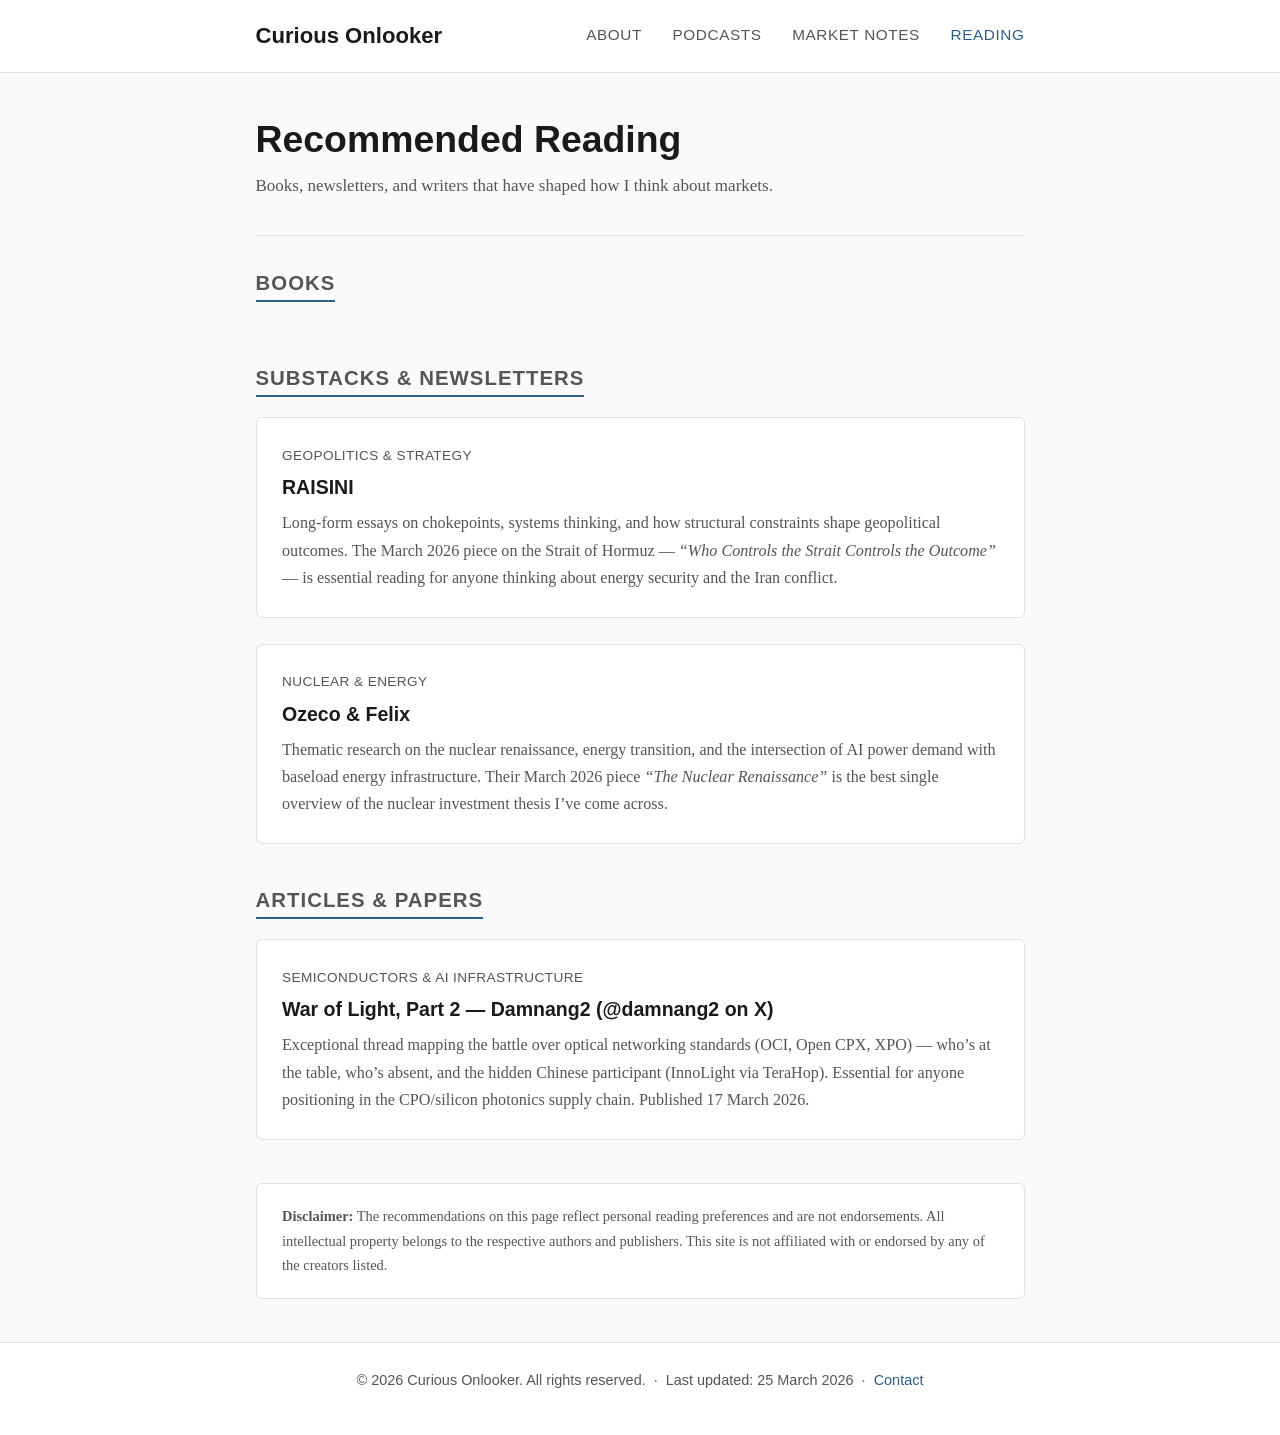
<file: reading.html>
<!DOCTYPE html>
<html lang="en">
<head>
  <meta charset="UTF-8">
  <meta name="viewport" content="width=device-width, initial-scale=1.0">
  <title>Recommended Reading &mdash; Curious Onlooker</title>
  <link rel="stylesheet" href="css/style.css">
</head>
<body>
  <header>
    <div class="header-inner">
      <a href="index.html" class="site-title">Curious Onlooker</a>
      <button class="menu-toggle" aria-label="Menu">
        <span></span><span></span><span></span>
      </button>
      <nav>
        <ul>
          <li><a href="index.html">About</a></li>
          <li><a href="podcasts.html">Podcasts</a></li>
          <li><a href="market-notes.html">Market Notes</a></li>
          <li><a href="reading.html" class="active">Reading</a></li>
        </ul>
      </nav>
    </div>
  </header>

  <main>
    <div class="page-header">
      <h1>Recommended Reading</h1>
      <p>Books, newsletters, and writers that have shaped how I think about markets.</p>
    </div>

    <div class="reading-category">
      <h2>Books</h2>
      <div class="card-grid">

        <!-- Add books here -->

      </div>
    </div>

    <div class="reading-category">
      <h2>Substacks &amp; Newsletters</h2>
      <div class="card-grid">

        <div class="card">
          <div class="meta">Geopolitics &amp; Strategy</div>
          <h3><a href="https://raisini.substack.com/" target="_blank" rel="noopener">RAISINI</a></h3>
          <p>Long-form essays on chokepoints, systems thinking, and how structural constraints shape geopolitical outcomes. The March 2026 piece on the Strait of Hormuz &mdash; <em>&ldquo;Who Controls the Strait Controls the Outcome&rdquo;</em> &mdash; is essential reading for anyone thinking about energy security and the Iran conflict.</p>
        </div>

        <div class="card">
          <div class="meta">Nuclear &amp; Energy</div>
          <h3><a href="https://open.substack.com/pub/crackthemarket/p/the-nuclear-renaissance?utm_campaign=post-expanded-share&utm_medium=web" target="_blank" rel="noopener">Ozeco &amp; Felix</a></h3>
          <p>Thematic research on the nuclear renaissance, energy transition, and the intersection of AI power demand with baseload energy infrastructure. Their March 2026 piece <em>&ldquo;The Nuclear Renaissance&rdquo;</em> is the best single overview of the nuclear investment thesis I&rsquo;ve come across.</p>
        </div>

      </div>
    </div>

    <div class="reading-category">
      <h2>Articles &amp; Papers</h2>
      <div class="card-grid">

        <div class="card">
          <div class="meta">Semiconductors &amp; AI Infrastructure</div>
          <h3><a href="https://x.com/damnang2" target="_blank" rel="noopener">War of Light, Part 2 &mdash; Damnang2 (@damnang2 on X)</a></h3>
          <p>Exceptional thread mapping the battle over optical networking standards (OCI, Open CPX, XPO) &mdash; who&rsquo;s at the table, who&rsquo;s absent, and the hidden Chinese participant (InnoLight via TeraHop). Essential for anyone positioning in the CPO/silicon photonics supply chain. Published 17 March 2026.</p>
        </div>

      </div>
    </div>

    <div class="disclaimer">
      <p><strong>Disclaimer:</strong> The recommendations on this page reflect personal reading preferences and are not endorsements. All intellectual property belongs to the respective authors and publishers. This site is not affiliated with or endorsed by any of the creators listed.</p>
    </div>

  </main>

  <footer>
    <p>&copy; 2026 Curious Onlooker. All rights reserved. &nbsp;&middot;&nbsp; Last updated: 25 March 2026 &nbsp;&middot;&nbsp; <a href="mailto:huanggongwu@gmail.com">Contact</a></p>
  </footer>

  <script src="js/main.js"></script>
</body>
</html>
</file>
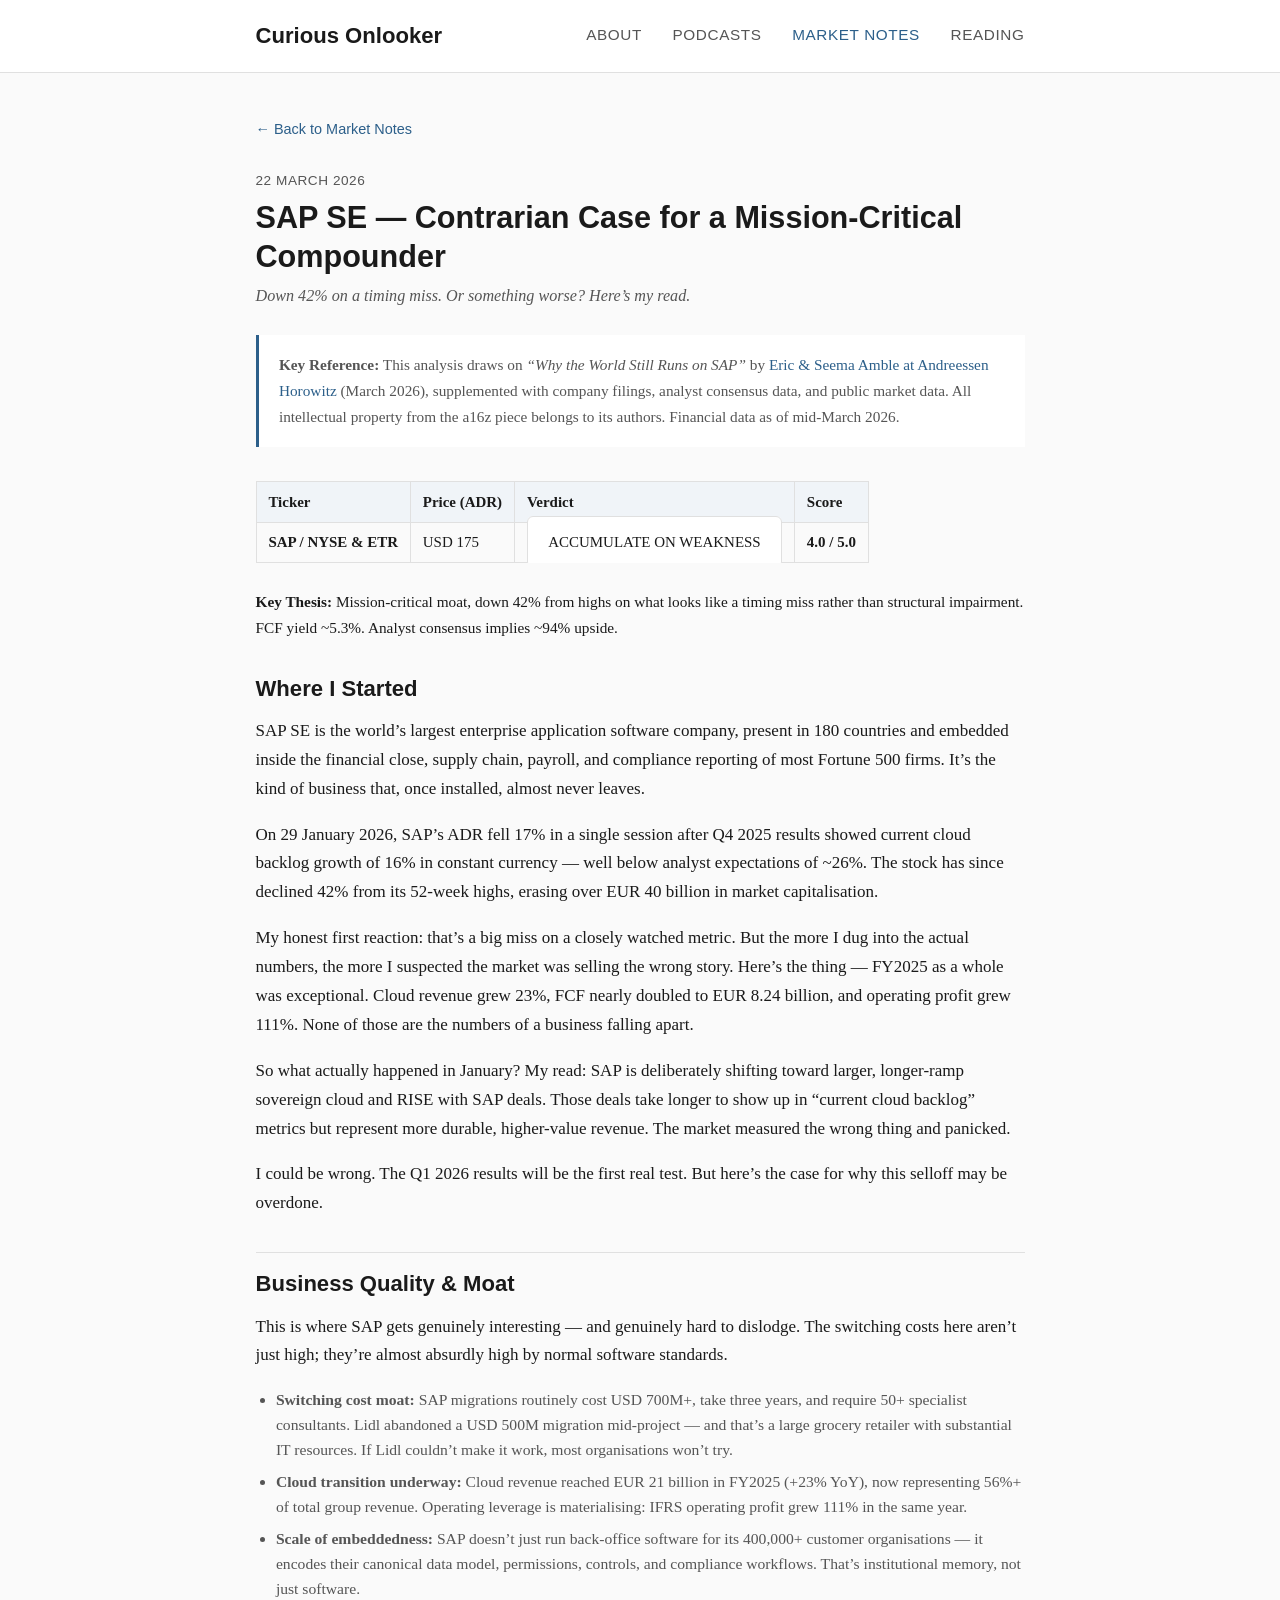
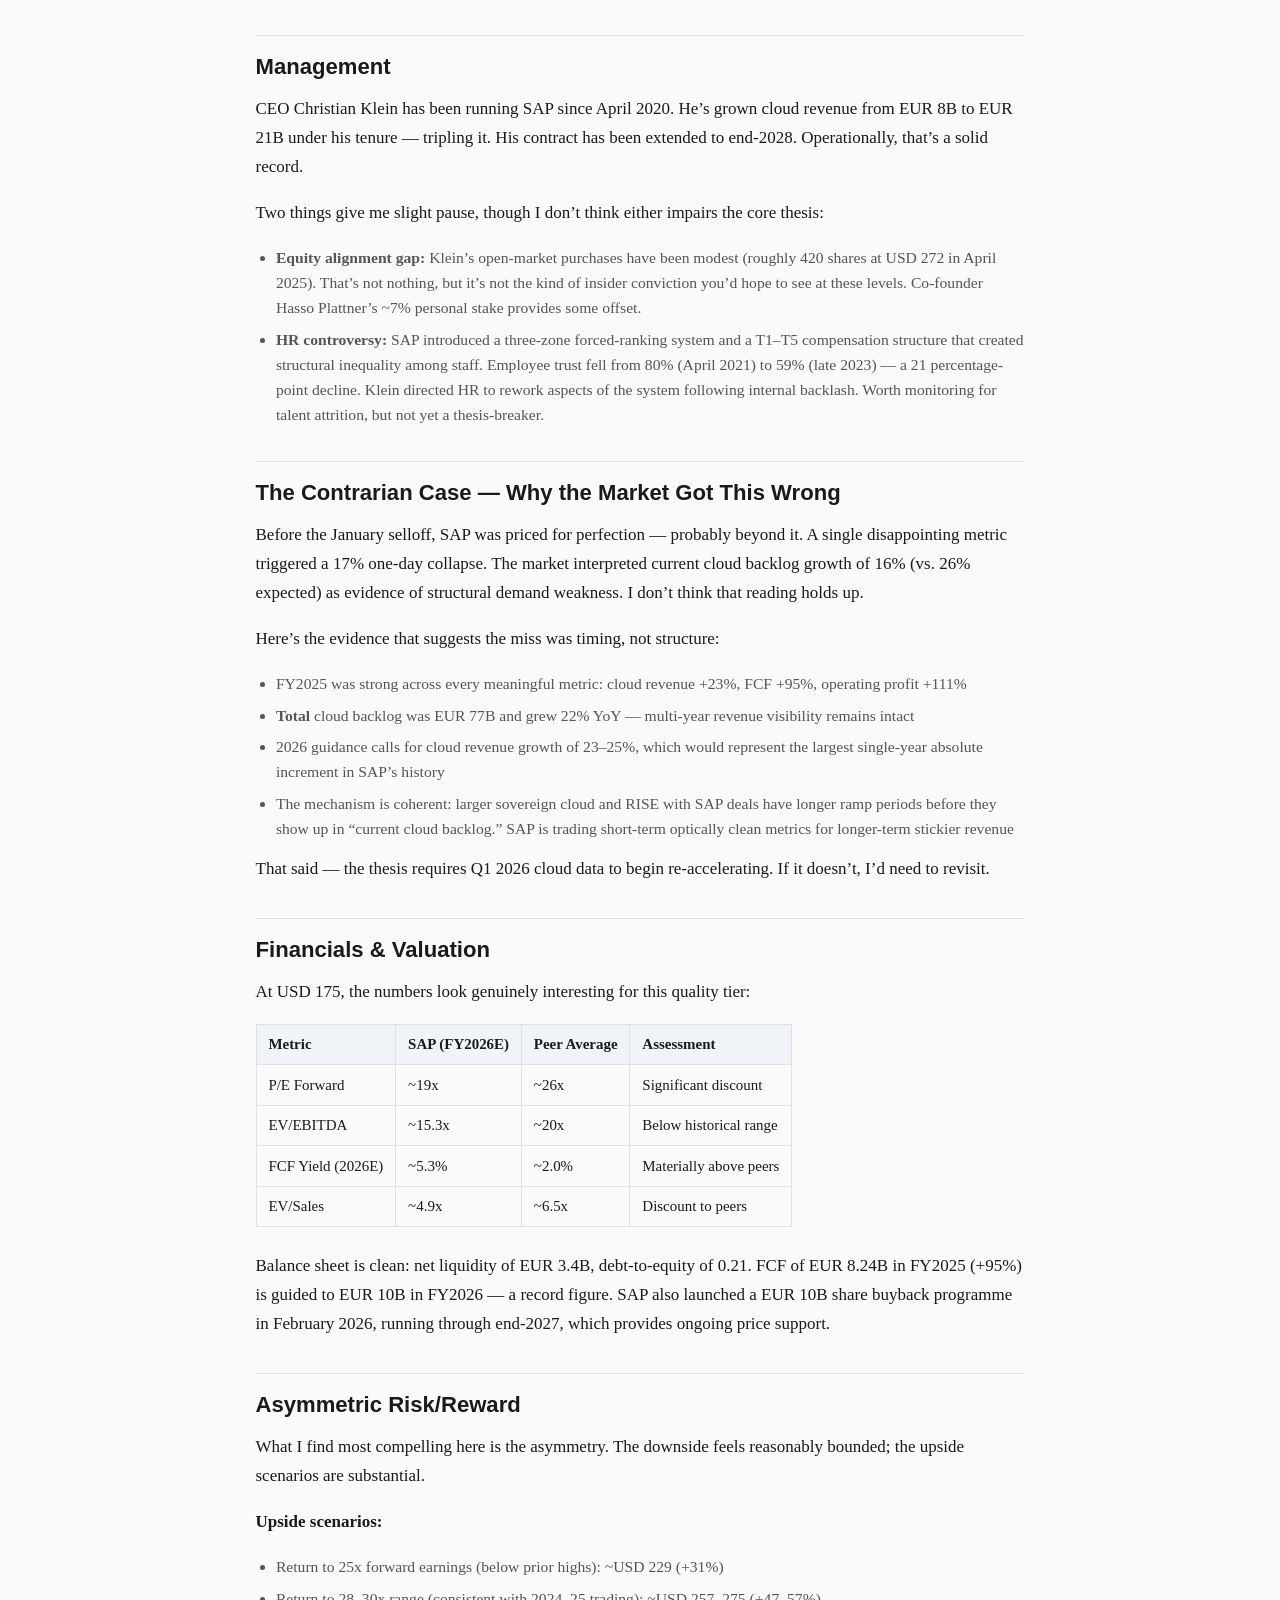
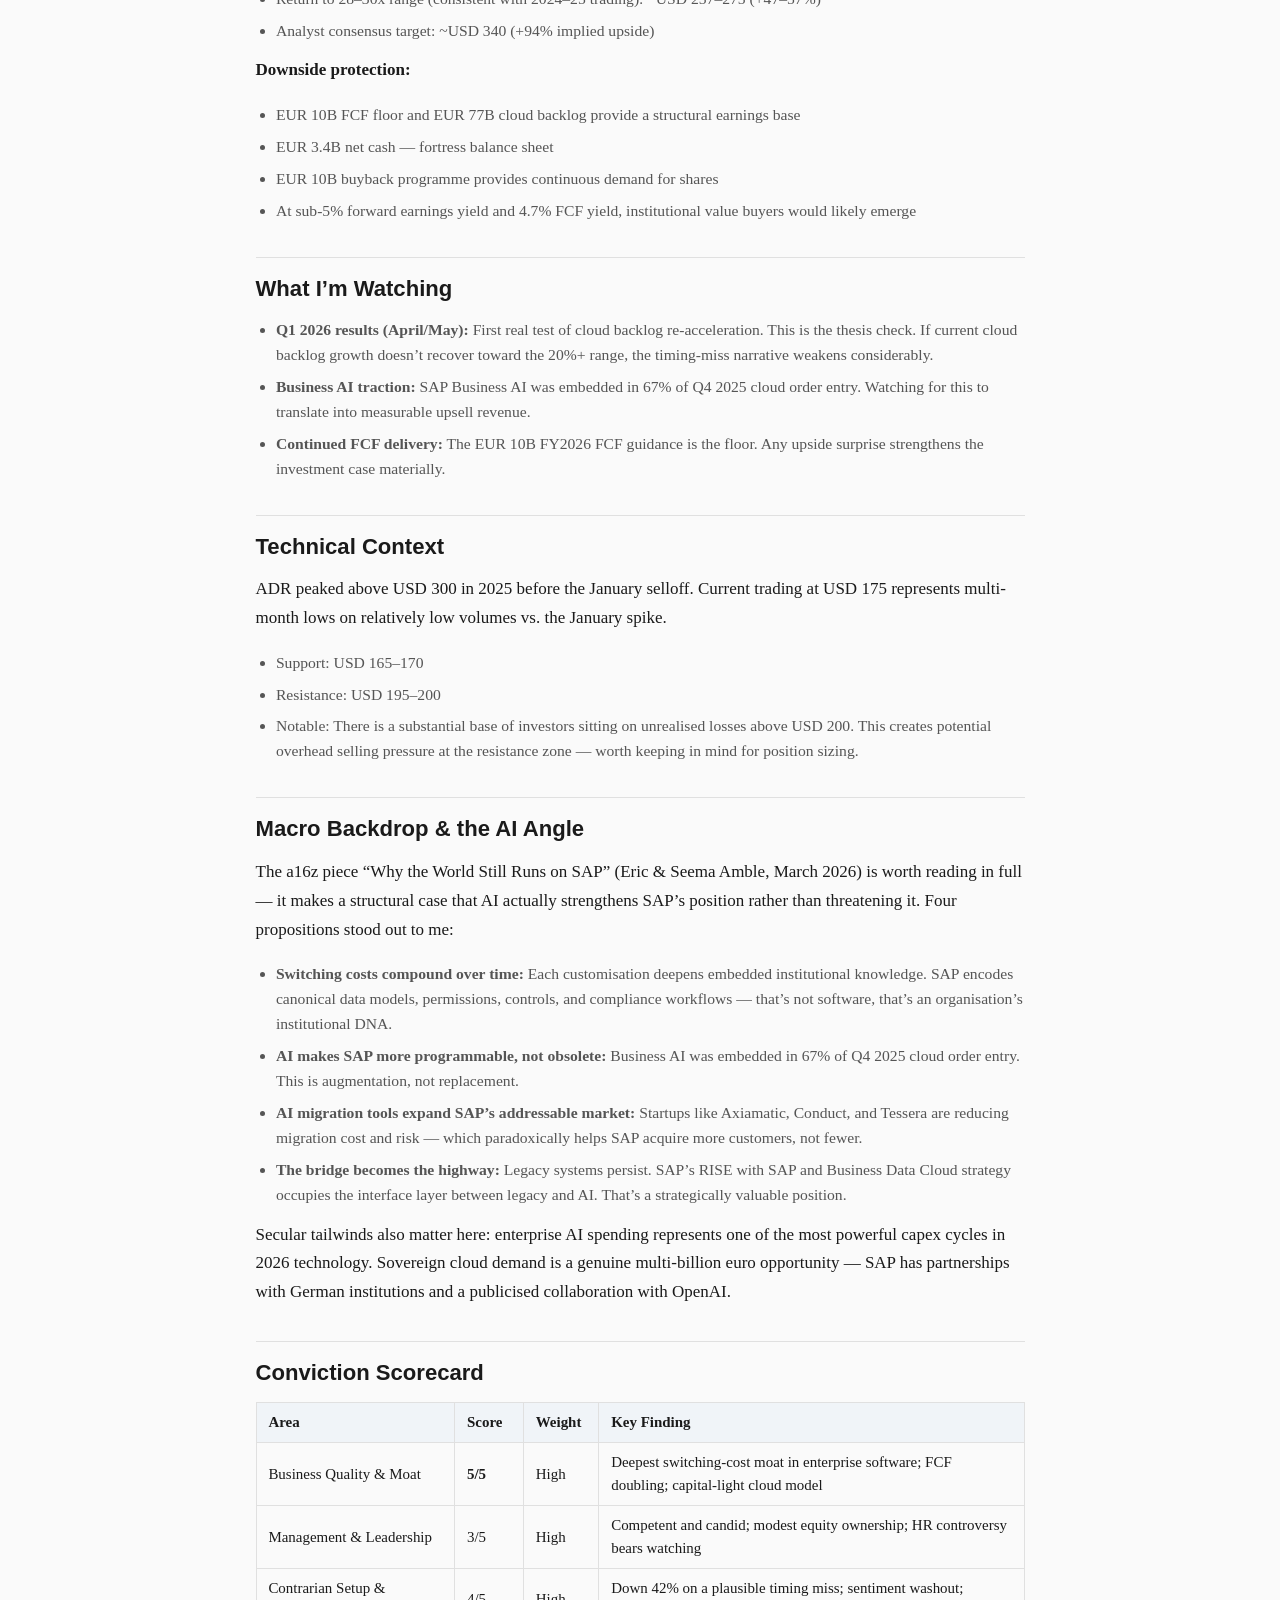
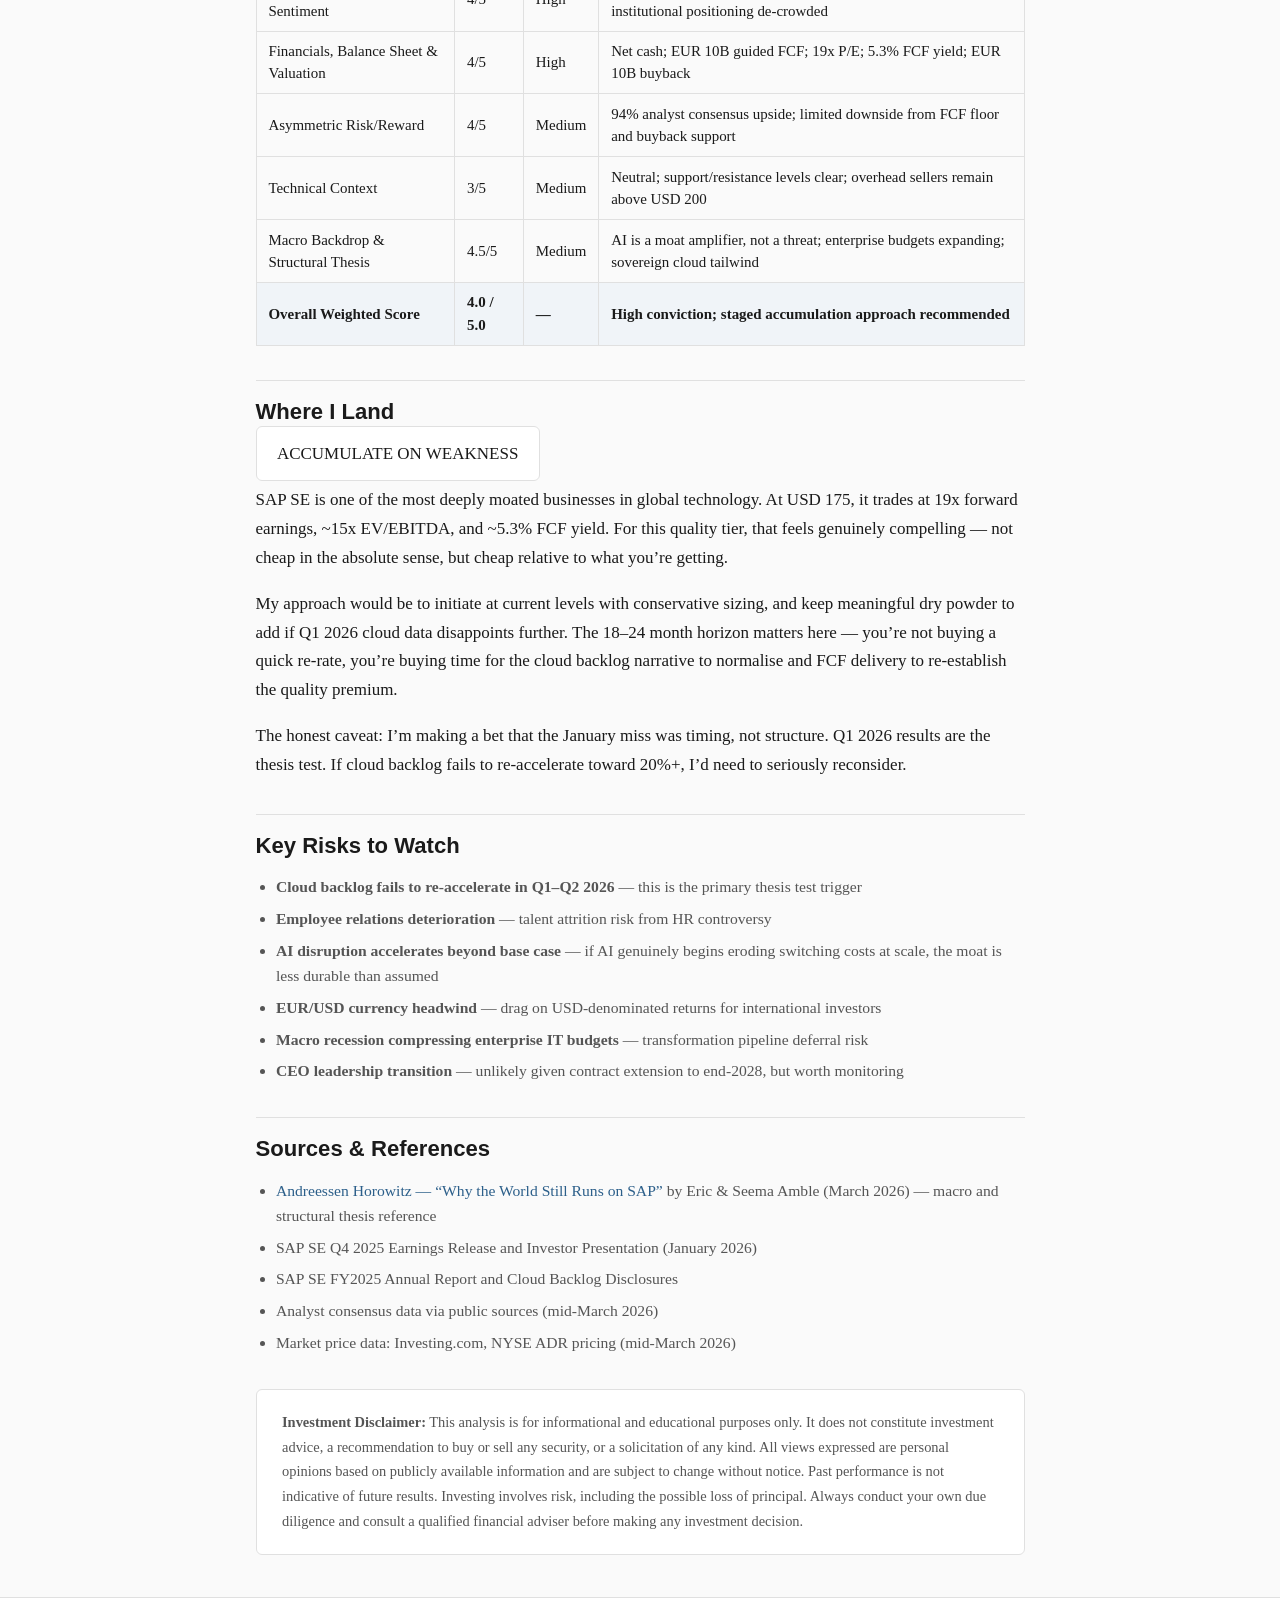
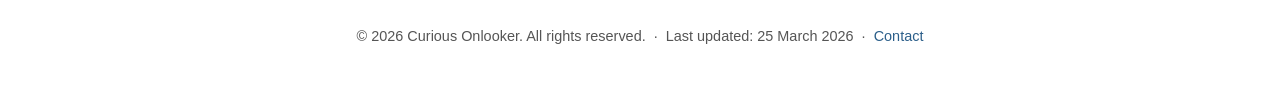
<file: sap-contrarian-analysis.html>
<!DOCTYPE html>
<html lang="en">
<head>
  <meta charset="UTF-8">
  <meta name="viewport" content="width=device-width, initial-scale=1.0">
  <title>SAP SE — Contrarian Case for a Mission-Critical Compounder — Curious Onlooker</title>
  <link rel="stylesheet" href="css/style.css">
</head>
<body>
  <header>
    <div class="header-inner">
      <a href="index.html" class="site-title">Curious Onlooker</a>
      <button class="menu-toggle" aria-label="Menu">
        <span></span><span></span><span></span>
      </button>
      <nav>
        <ul>
          <li><a href="index.html">About</a></li>
          <li><a href="podcasts.html">Podcasts</a></li>
          <li><a href="market-notes.html" class="active">Market Notes</a></li>
          <li><a href="reading.html">Reading</a></li>
        </ul>
      </nav>
    </div>
  </header>

  <main>
    <div class="article-nav">
      <a href="market-notes.html">&larr; Back to Market Notes</a>
    </div>

    <article class="long-post">
      <p class="post-date">22 March 2026</p>
      <h1>SAP SE &mdash; Contrarian Case for a Mission-Critical Compounder</h1>
      <p class="article-subtitle">Down 42% on a timing miss. Or something worse? Here&rsquo;s my read.</p>

      <div class="article-attribution">
        <p><strong>Key Reference:</strong> This analysis draws on <em>&ldquo;Why the World Still Runs on SAP&rdquo;</em> by <a href="https://a16z.com/why-the-world-still-runs-on-sap/" target="_blank" rel="noopener">Eric &amp; Seema Amble at Andreessen Horowitz</a> (March 2026), supplemented with company filings, analyst consensus data, and public market data. All intellectual property from the a16z piece belongs to its authors. Financial data as of mid-March 2026.</p>
      </div>

      <!-- Headline Metrics -->
      <div class="verdict-card">
        <table>
          <thead>
            <tr>
              <th>Ticker</th>
              <th>Price (ADR)</th>
              <th>Verdict</th>
              <th>Score</th>
            </tr>
          </thead>
          <tbody>
            <tr>
              <td><strong>SAP / NYSE &amp; ETR</strong></td>
              <td>USD 175</td>
              <td><span class="verdict green-flag">ACCUMULATE ON WEAKNESS</span></td>
              <td><strong>4.0 / 5.0</strong></td>
            </tr>
          </tbody>
        </table>
        <p style="margin-top:0.75rem; font-size:0.9rem;"><strong>Key Thesis:</strong> Mission-critical moat, down 42% from highs on what looks like a timing miss rather than structural impairment. FCF yield ~5.3%. Analyst consensus implies ~94% upside.</p>
      </div>

      <!-- Executive Summary -->
      <h2>Where I Started</h2>
      <p>SAP SE is the world&rsquo;s largest enterprise application software company, present in 180 countries and embedded inside the financial close, supply chain, payroll, and compliance reporting of most Fortune 500 firms. It&rsquo;s the kind of business that, once installed, almost never leaves.</p>
      <p>On 29 January 2026, SAP&rsquo;s ADR fell 17% in a single session after Q4 2025 results showed current cloud backlog growth of 16% in constant currency &mdash; well below analyst expectations of ~26%. The stock has since declined 42% from its 52-week highs, erasing over EUR 40 billion in market capitalisation.</p>
      <p>My honest first reaction: that&rsquo;s a big miss on a closely watched metric. But the more I dug into the actual numbers, the more I suspected the market was selling the wrong story. Here&rsquo;s the thing &mdash; FY2025 as a whole was exceptional. Cloud revenue grew 23%, FCF nearly doubled to EUR 8.24 billion, and operating profit grew 111%. None of those are the numbers of a business falling apart.</p>
      <p>So what actually happened in January? My read: SAP is deliberately shifting toward larger, longer-ramp sovereign cloud and RISE with SAP deals. Those deals take longer to show up in &ldquo;current cloud backlog&rdquo; metrics but represent more durable, higher-value revenue. The market measured the wrong thing and panicked.</p>
      <p>I could be wrong. The Q1 2026 results will be the first real test. But here&rsquo;s the case for why this selloff may be overdone.</p>

      <!-- Business Quality -->
      <h2>Business Quality &amp; Moat</h2>
      <p>This is where SAP gets genuinely interesting &mdash; and genuinely hard to dislodge. The switching costs here aren&rsquo;t just high; they&rsquo;re almost absurdly high by normal software standards.</p>
      <ul class="takeaways">
        <li><strong>Switching cost moat:</strong> SAP migrations routinely cost USD 700M+, take three years, and require 50+ specialist consultants. Lidl abandoned a USD 500M migration mid-project &mdash; and that&rsquo;s a large grocery retailer with substantial IT resources. If Lidl couldn&rsquo;t make it work, most organisations won&rsquo;t try.</li>
        <li><strong>Cloud transition underway:</strong> Cloud revenue reached EUR 21 billion in FY2025 (+23% YoY), now representing 56%+ of total group revenue. Operating leverage is materialising: IFRS operating profit grew 111% in the same year.</li>
        <li><strong>Scale of embeddedness:</strong> SAP doesn&rsquo;t just run back-office software for its 400,000+ customer organisations &mdash; it encodes their canonical data model, permissions, controls, and compliance workflows. That&rsquo;s institutional memory, not just software.</li>
      </ul>

      <!-- Management -->
      <h2>Management</h2>
      <p>CEO Christian Klein has been running SAP since April 2020. He&rsquo;s grown cloud revenue from EUR 8B to EUR 21B under his tenure &mdash; tripling it. His contract has been extended to end-2028. Operationally, that&rsquo;s a solid record.</p>
      <p>Two things give me slight pause, though I don&rsquo;t think either impairs the core thesis:</p>
      <ul class="takeaways">
        <li><strong>Equity alignment gap:</strong> Klein&rsquo;s open-market purchases have been modest (roughly 420 shares at USD 272 in April 2025). That&rsquo;s not nothing, but it&rsquo;s not the kind of insider conviction you&rsquo;d hope to see at these levels. Co-founder Hasso Plattner&rsquo;s ~7% personal stake provides some offset.</li>
        <li><strong>HR controversy:</strong> SAP introduced a three-zone forced-ranking system and a T1&ndash;T5 compensation structure that created structural inequality among staff. Employee trust fell from 80% (April 2021) to 59% (late 2023) &mdash; a 21 percentage-point decline. Klein directed HR to rework aspects of the system following internal backlash. Worth monitoring for talent attrition, but not yet a thesis-breaker.</li>
      </ul>

      <!-- Contrarian Case -->
      <h2>The Contrarian Case &mdash; Why the Market Got This Wrong</h2>
      <p>Before the January selloff, SAP was priced for perfection &mdash; probably beyond it. A single disappointing metric triggered a 17% one-day collapse. The market interpreted current cloud backlog growth of 16% (vs. 26% expected) as evidence of structural demand weakness. I don&rsquo;t think that reading holds up.</p>
      <p>Here&rsquo;s the evidence that suggests the miss was timing, not structure:</p>
      <ul class="takeaways">
        <li>FY2025 was strong across every meaningful metric: cloud revenue +23%, FCF +95%, operating profit +111%</li>
        <li><strong>Total</strong> cloud backlog was EUR 77B and grew 22% YoY &mdash; multi-year revenue visibility remains intact</li>
        <li>2026 guidance calls for cloud revenue growth of 23&ndash;25%, which would represent the largest single-year absolute increment in SAP&rsquo;s history</li>
        <li>The mechanism is coherent: larger sovereign cloud and RISE with SAP deals have longer ramp periods before they show up in &ldquo;current cloud backlog.&rdquo; SAP is trading short-term optically clean metrics for longer-term stickier revenue</li>
      </ul>
      <p>That said &mdash; the thesis requires Q1 2026 cloud data to begin re-accelerating. If it doesn&rsquo;t, I&rsquo;d need to revisit.</p>

      <!-- Financials -->
      <h2>Financials &amp; Valuation</h2>
      <p>At USD 175, the numbers look genuinely interesting for this quality tier:</p>

      <table>
        <thead>
          <tr>
            <th>Metric</th>
            <th>SAP (FY2026E)</th>
            <th>Peer Average</th>
            <th>Assessment</th>
          </tr>
        </thead>
        <tbody>
          <tr>
            <td>P/E Forward</td>
            <td>~19x</td>
            <td>~26x</td>
            <td>Significant discount</td>
          </tr>
          <tr>
            <td>EV/EBITDA</td>
            <td>~15.3x</td>
            <td>~20x</td>
            <td>Below historical range</td>
          </tr>
          <tr>
            <td>FCF Yield (2026E)</td>
            <td>~5.3%</td>
            <td>~2.0%</td>
            <td>Materially above peers</td>
          </tr>
          <tr>
            <td>EV/Sales</td>
            <td>~4.9x</td>
            <td>~6.5x</td>
            <td>Discount to peers</td>
          </tr>
        </tbody>
      </table>

      <p>Balance sheet is clean: net liquidity of EUR 3.4B, debt-to-equity of 0.21. FCF of EUR 8.24B in FY2025 (+95%) is guided to EUR 10B in FY2026 &mdash; a record figure. SAP also launched a EUR 10B share buyback programme in February 2026, running through end-2027, which provides ongoing price support.</p>

      <!-- Asymmetric Risk/Reward -->
      <h2>Asymmetric Risk/Reward</h2>
      <p>What I find most compelling here is the asymmetry. The downside feels reasonably bounded; the upside scenarios are substantial.</p>
      <p><strong>Upside scenarios:</strong></p>
      <ul class="takeaways">
        <li>Return to 25x forward earnings (below prior highs): ~USD 229 (+31%)</li>
        <li>Return to 28&ndash;30x range (consistent with 2024&ndash;25 trading): ~USD 257&ndash;275 (+47&ndash;57%)</li>
        <li>Analyst consensus target: ~USD 340 (+94% implied upside)</li>
      </ul>
      <p><strong>Downside protection:</strong></p>
      <ul class="takeaways">
        <li>EUR 10B FCF floor and EUR 77B cloud backlog provide a structural earnings base</li>
        <li>EUR 3.4B net cash &mdash; fortress balance sheet</li>
        <li>EUR 10B buyback programme provides continuous demand for shares</li>
        <li>At sub-5% forward earnings yield and 4.7% FCF yield, institutional value buyers would likely emerge</li>
      </ul>

      <!-- Catalysts -->
      <h2>What I&rsquo;m Watching</h2>
      <ul class="takeaways">
        <li><strong>Q1 2026 results (April/May):</strong> First real test of cloud backlog re-acceleration. This is the thesis check. If current cloud backlog growth doesn&rsquo;t recover toward the 20%+ range, the timing-miss narrative weakens considerably.</li>
        <li><strong>Business AI traction:</strong> SAP Business AI was embedded in 67% of Q4 2025 cloud order entry. Watching for this to translate into measurable upsell revenue.</li>
        <li><strong>Continued FCF delivery:</strong> The EUR 10B FY2026 FCF guidance is the floor. Any upside surprise strengthens the investment case materially.</li>
      </ul>

      <!-- Technical Context -->
      <h2>Technical Context</h2>
      <p>ADR peaked above USD 300 in 2025 before the January selloff. Current trading at USD 175 represents multi-month lows on relatively low volumes vs. the January spike.</p>
      <ul class="takeaways">
        <li>Support: USD 165&ndash;170</li>
        <li>Resistance: USD 195&ndash;200</li>
        <li>Notable: There is a substantial base of investors sitting on unrealised losses above USD 200. This creates potential overhead selling pressure at the resistance zone &mdash; worth keeping in mind for position sizing.</li>
      </ul>

      <!-- Macro & AI Thesis -->
      <h2>Macro Backdrop &amp; the AI Angle</h2>
      <p>The a16z piece &ldquo;Why the World Still Runs on SAP&rdquo; (Eric &amp; Seema Amble, March 2026) is worth reading in full &mdash; it makes a structural case that AI actually strengthens SAP&rsquo;s position rather than threatening it. Four propositions stood out to me:</p>
      <ul class="takeaways">
        <li><strong>Switching costs compound over time:</strong> Each customisation deepens embedded institutional knowledge. SAP encodes canonical data models, permissions, controls, and compliance workflows &mdash; that&rsquo;s not software, that&rsquo;s an organisation&rsquo;s institutional DNA.</li>
        <li><strong>AI makes SAP more programmable, not obsolete:</strong> Business AI was embedded in 67% of Q4 2025 cloud order entry. This is augmentation, not replacement.</li>
        <li><strong>AI migration tools expand SAP&rsquo;s addressable market:</strong> Startups like Axiamatic, Conduct, and Tessera are reducing migration cost and risk &mdash; which paradoxically helps SAP acquire more customers, not fewer.</li>
        <li><strong>The bridge becomes the highway:</strong> Legacy systems persist. SAP&rsquo;s RISE with SAP and Business Data Cloud strategy occupies the interface layer between legacy and AI. That&rsquo;s a strategically valuable position.</li>
      </ul>
      <p>Secular tailwinds also matter here: enterprise AI spending represents one of the most powerful capex cycles in 2026 technology. Sovereign cloud demand is a genuine multi-billion euro opportunity &mdash; SAP has partnerships with German institutions and a publicised collaboration with OpenAI.</p>

      <!-- Conviction Scorecard -->
      <h2>Conviction Scorecard</h2>
      <table>
        <thead>
          <tr>
            <th>Area</th>
            <th>Score</th>
            <th>Weight</th>
            <th>Key Finding</th>
          </tr>
        </thead>
        <tbody>
          <tr>
            <td>Business Quality &amp; Moat</td>
            <td><strong>5/5</strong></td>
            <td>High</td>
            <td>Deepest switching-cost moat in enterprise software; FCF doubling; capital-light cloud model</td>
          </tr>
          <tr>
            <td>Management &amp; Leadership</td>
            <td>3/5</td>
            <td>High</td>
            <td>Competent and candid; modest equity ownership; HR controversy bears watching</td>
          </tr>
          <tr>
            <td>Contrarian Setup &amp; Sentiment</td>
            <td>4/5</td>
            <td>High</td>
            <td>Down 42% on a plausible timing miss; sentiment washout; institutional positioning de-crowded</td>
          </tr>
          <tr>
            <td>Financials, Balance Sheet &amp; Valuation</td>
            <td>4/5</td>
            <td>High</td>
            <td>Net cash; EUR 10B guided FCF; 19x P/E; 5.3% FCF yield; EUR 10B buyback</td>
          </tr>
          <tr>
            <td>Asymmetric Risk/Reward</td>
            <td>4/5</td>
            <td>Medium</td>
            <td>94% analyst consensus upside; limited downside from FCF floor and buyback support</td>
          </tr>
          <tr>
            <td>Technical Context</td>
            <td>3/5</td>
            <td>Medium</td>
            <td>Neutral; support/resistance levels clear; overhead sellers remain above USD 200</td>
          </tr>
          <tr>
            <td>Macro Backdrop &amp; Structural Thesis</td>
            <td>4.5/5</td>
            <td>Medium</td>
            <td>AI is a moat amplifier, not a threat; enterprise budgets expanding; sovereign cloud tailwind</td>
          </tr>
          <tr style="background:#f0f4f8; font-weight:bold;">
            <td>Overall Weighted Score</td>
            <td>4.0 / 5.0</td>
            <td>&mdash;</td>
            <td>High conviction; staged accumulation approach recommended</td>
          </tr>
        </tbody>
      </table>

      <!-- Where I Land -->
      <h2>Where I Land</h2>
      <div class="verdict-card">
        <p><span class="verdict green-flag">ACCUMULATE ON WEAKNESS</span></p>
        <p>SAP SE is one of the most deeply moated businesses in global technology. At USD 175, it trades at 19x forward earnings, ~15x EV/EBITDA, and ~5.3% FCF yield. For this quality tier, that feels genuinely compelling &mdash; not cheap in the absolute sense, but cheap relative to what you&rsquo;re getting.</p>
      </div>
      <p>My approach would be to initiate at current levels with conservative sizing, and keep meaningful dry powder to add if Q1 2026 cloud data disappoints further. The 18&ndash;24 month horizon matters here &mdash; you&rsquo;re not buying a quick re-rate, you&rsquo;re buying time for the cloud backlog narrative to normalise and FCF delivery to re-establish the quality premium.</p>
      <p>The honest caveat: I&rsquo;m making a bet that the January miss was timing, not structure. Q1 2026 results are the thesis test. If cloud backlog fails to re-accelerate toward 20%+, I&rsquo;d need to seriously reconsider.</p>

      <!-- Key Risks -->
      <h2>Key Risks to Watch</h2>
      <ul class="takeaways">
        <li><strong>Cloud backlog fails to re-accelerate in Q1&ndash;Q2 2026</strong> &mdash; this is the primary thesis test trigger</li>
        <li><strong>Employee relations deterioration</strong> &mdash; talent attrition risk from HR controversy</li>
        <li><strong>AI disruption accelerates beyond base case</strong> &mdash; if AI genuinely begins eroding switching costs at scale, the moat is less durable than assumed</li>
        <li><strong>EUR/USD currency headwind</strong> &mdash; drag on USD-denominated returns for international investors</li>
        <li><strong>Macro recession compressing enterprise IT budgets</strong> &mdash; transformation pipeline deferral risk</li>
        <li><strong>CEO leadership transition</strong> &mdash; unlikely given contract extension to end-2028, but worth monitoring</li>
      </ul>

      <!-- Sources -->
      <h2>Sources &amp; References</h2>
      <ul class="takeaways">
        <li><a href="https://a16z.com/why-the-world-still-runs-on-sap/" target="_blank" rel="noopener">Andreessen Horowitz &mdash; &ldquo;Why the World Still Runs on SAP&rdquo;</a> by Eric &amp; Seema Amble (March 2026) &mdash; macro and structural thesis reference</li>
        <li>SAP SE Q4 2025 Earnings Release and Investor Presentation (January 2026)</li>
        <li>SAP SE FY2025 Annual Report and Cloud Backlog Disclosures</li>
        <li>Analyst consensus data via public sources (mid-March 2026)</li>
        <li>Market price data: Investing.com, NYSE ADR pricing (mid-March 2026)</li>
      </ul>

      <div class="disclaimer">
        <p><strong>Investment Disclaimer:</strong> This analysis is for informational and educational purposes only. It does not constitute investment advice, a recommendation to buy or sell any security, or a solicitation of any kind. All views expressed are personal opinions based on publicly available information and are subject to change without notice. Past performance is not indicative of future results. Investing involves risk, including the possible loss of principal. Always conduct your own due diligence and consult a qualified financial adviser before making any investment decision.</p>
      </div>

    </article>
  </main>

  <footer>
    <p>&copy; 2026 Curious Onlooker. All rights reserved. &nbsp;&middot;&nbsp; Last updated: 25 March 2026 &nbsp;&middot;&nbsp; <a href="mailto:huanggongwu@gmail.com">Contact</a></p>
  </footer>

  <script src="js/main.js"></script>
</body>
</html>
</file>
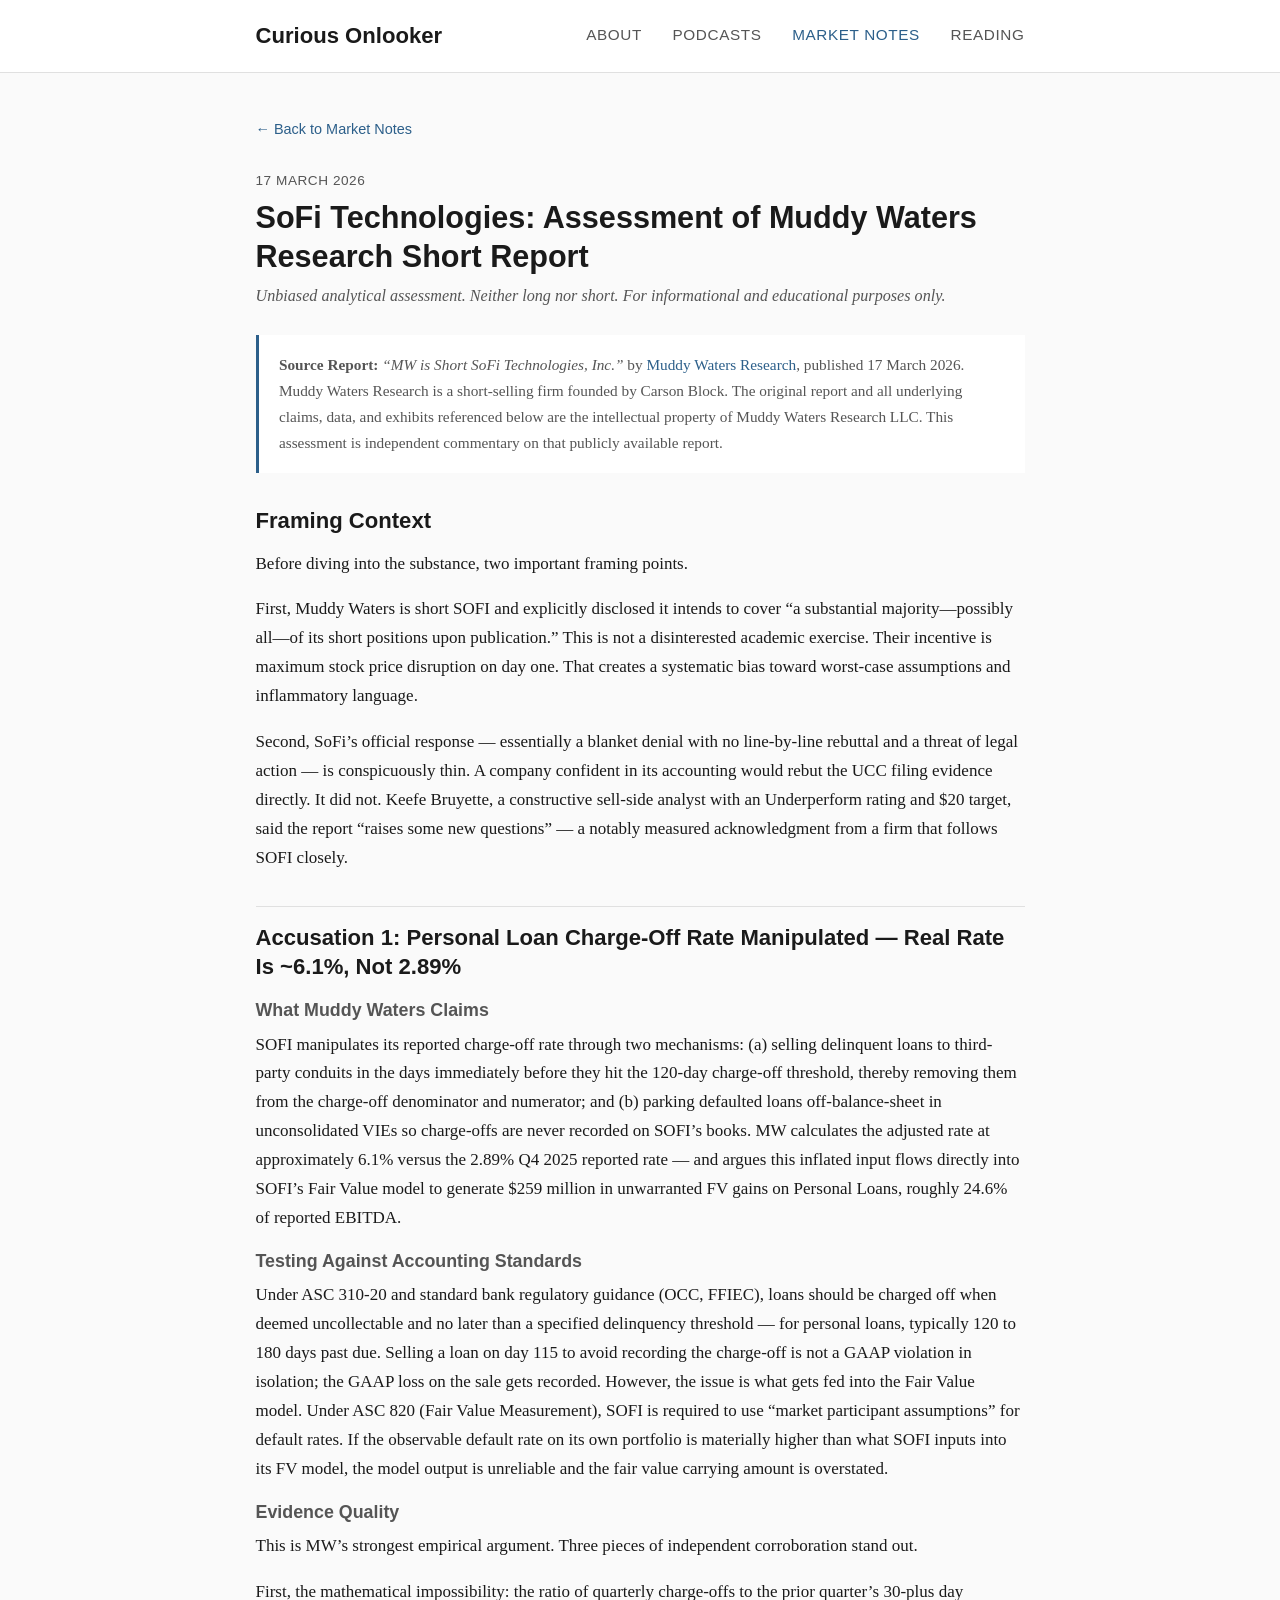
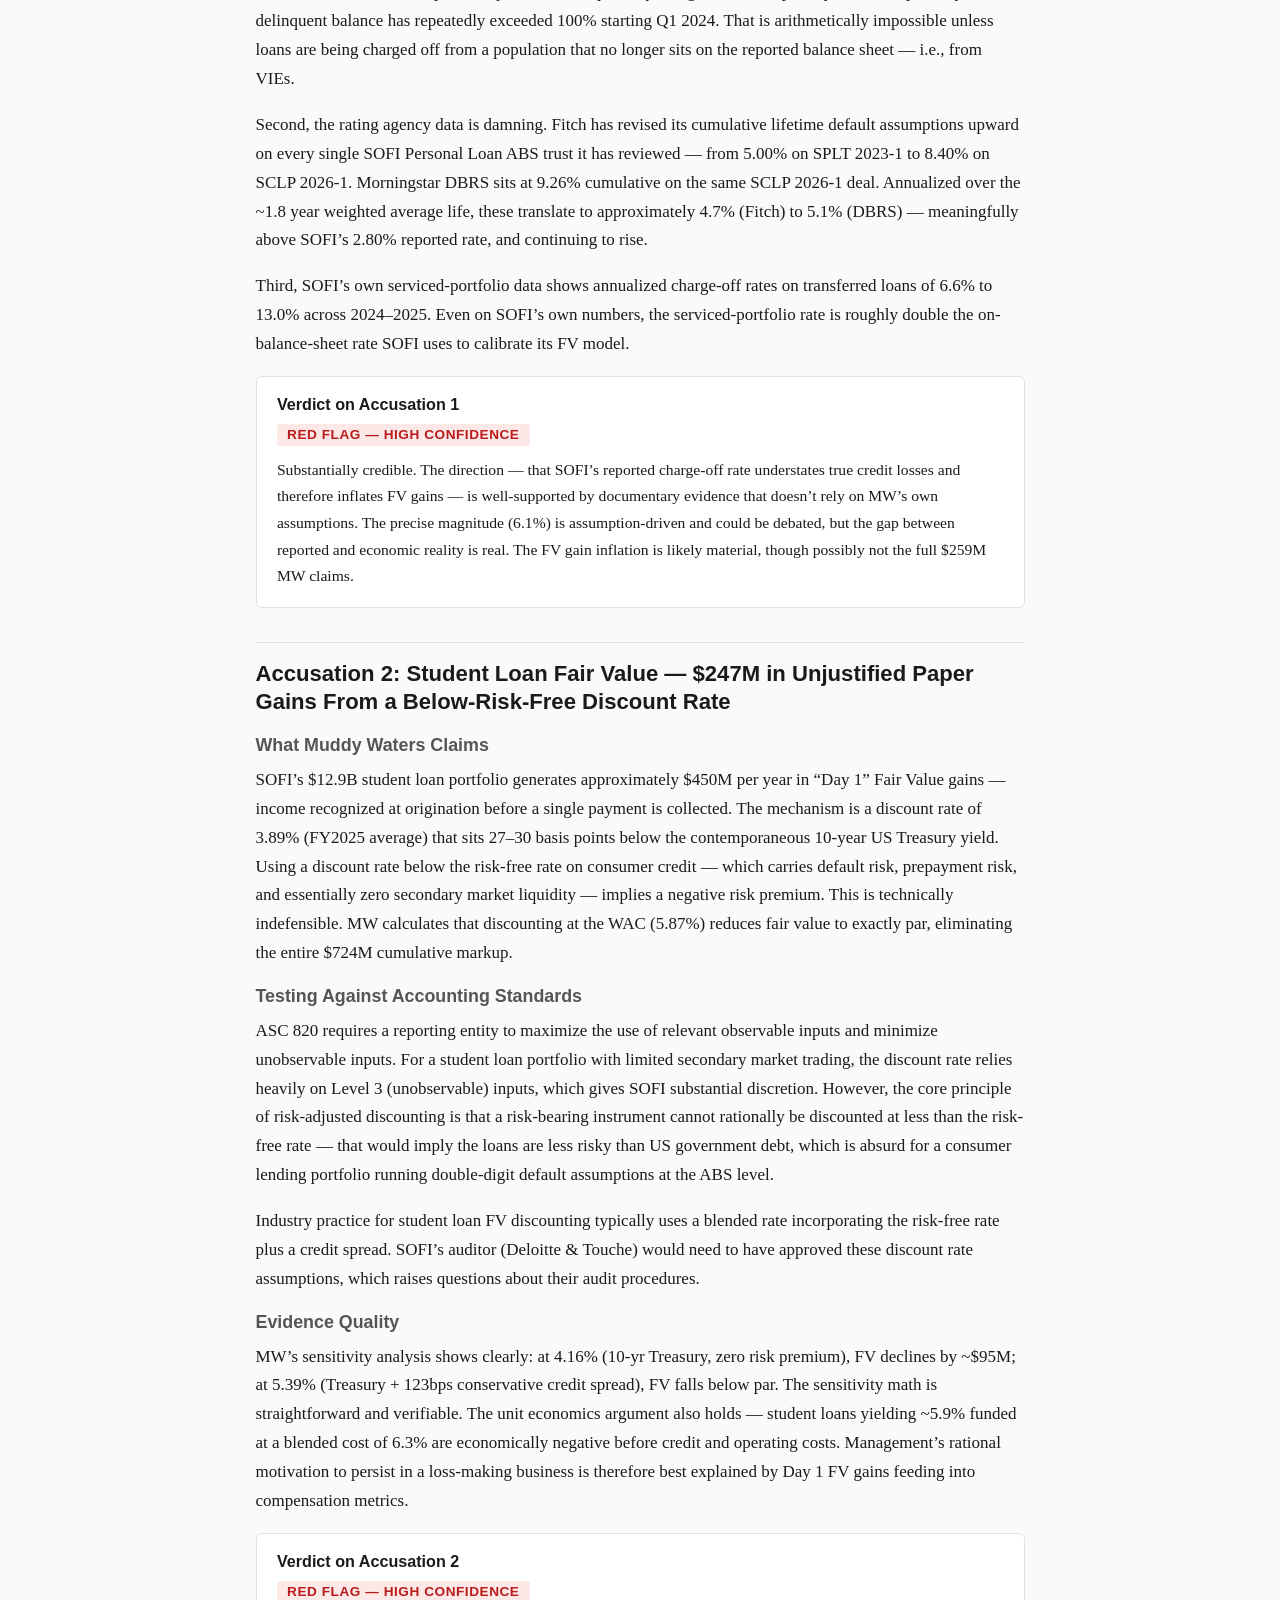
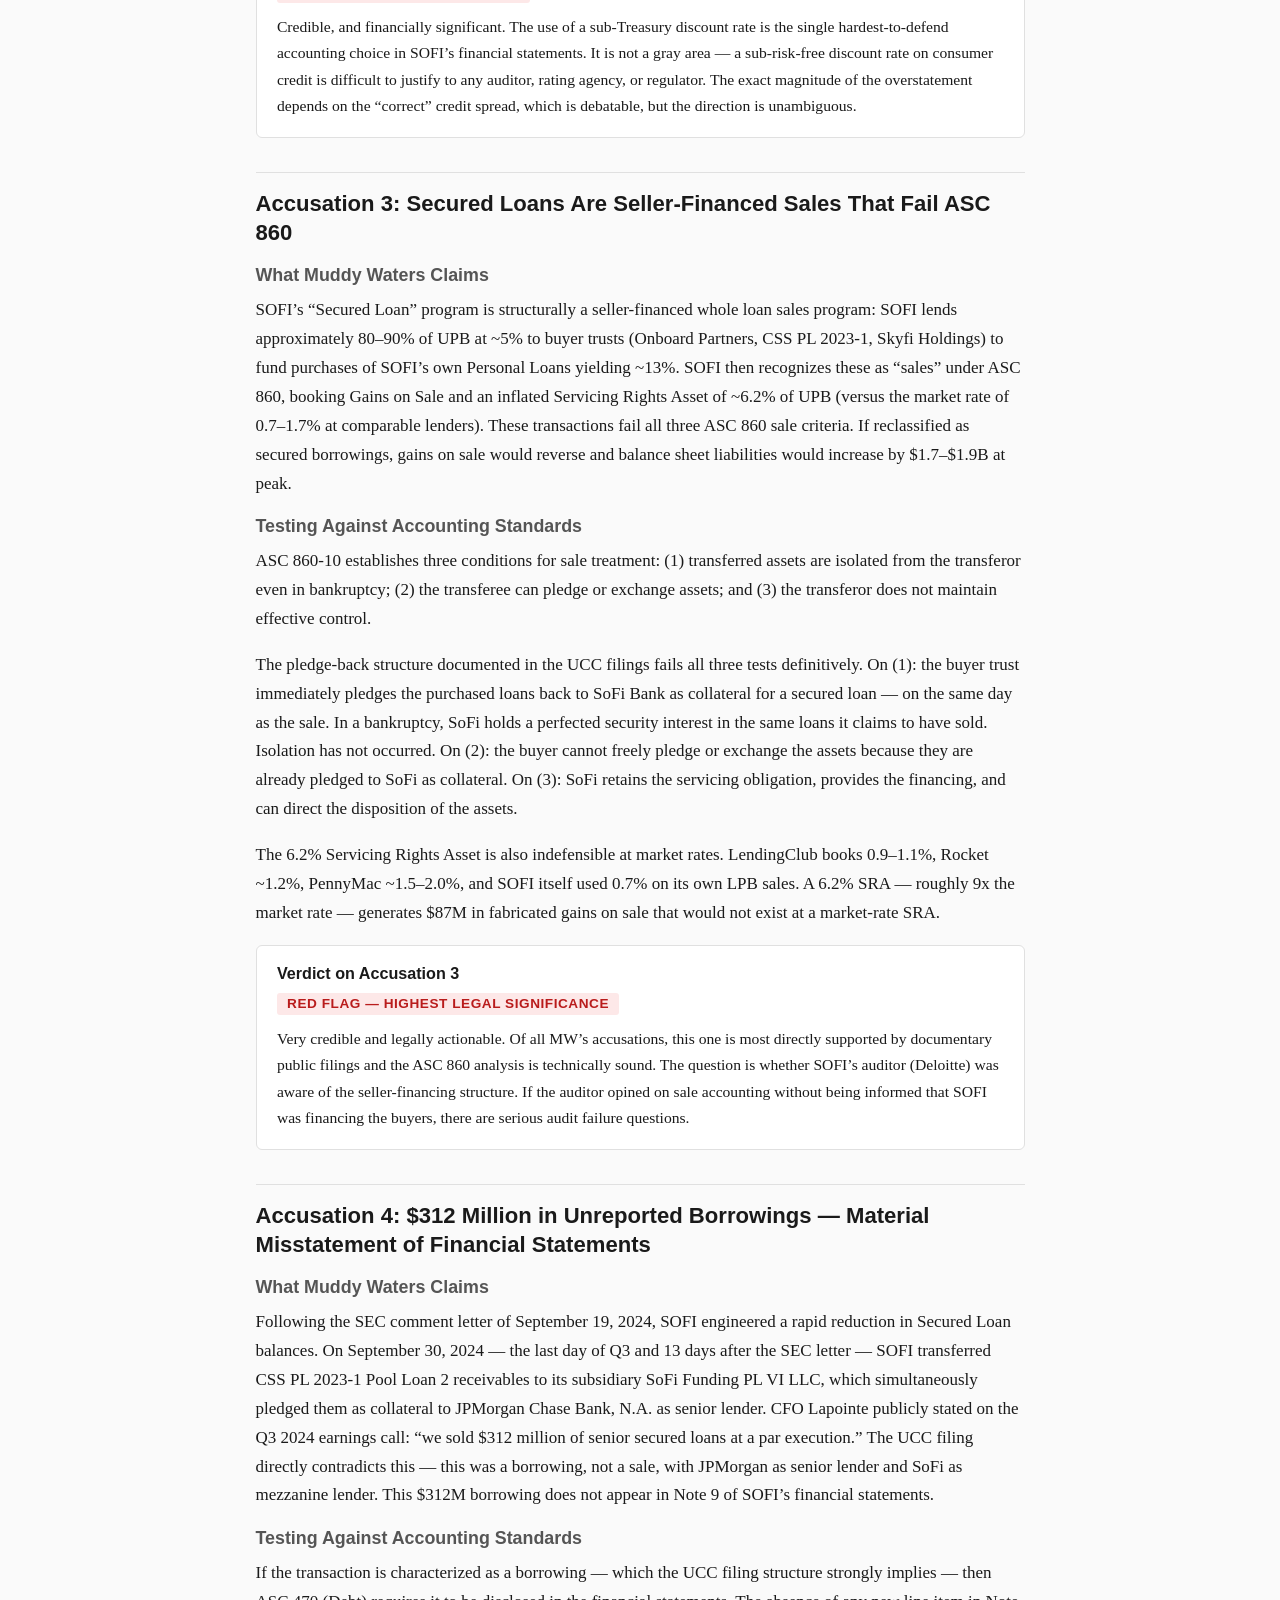
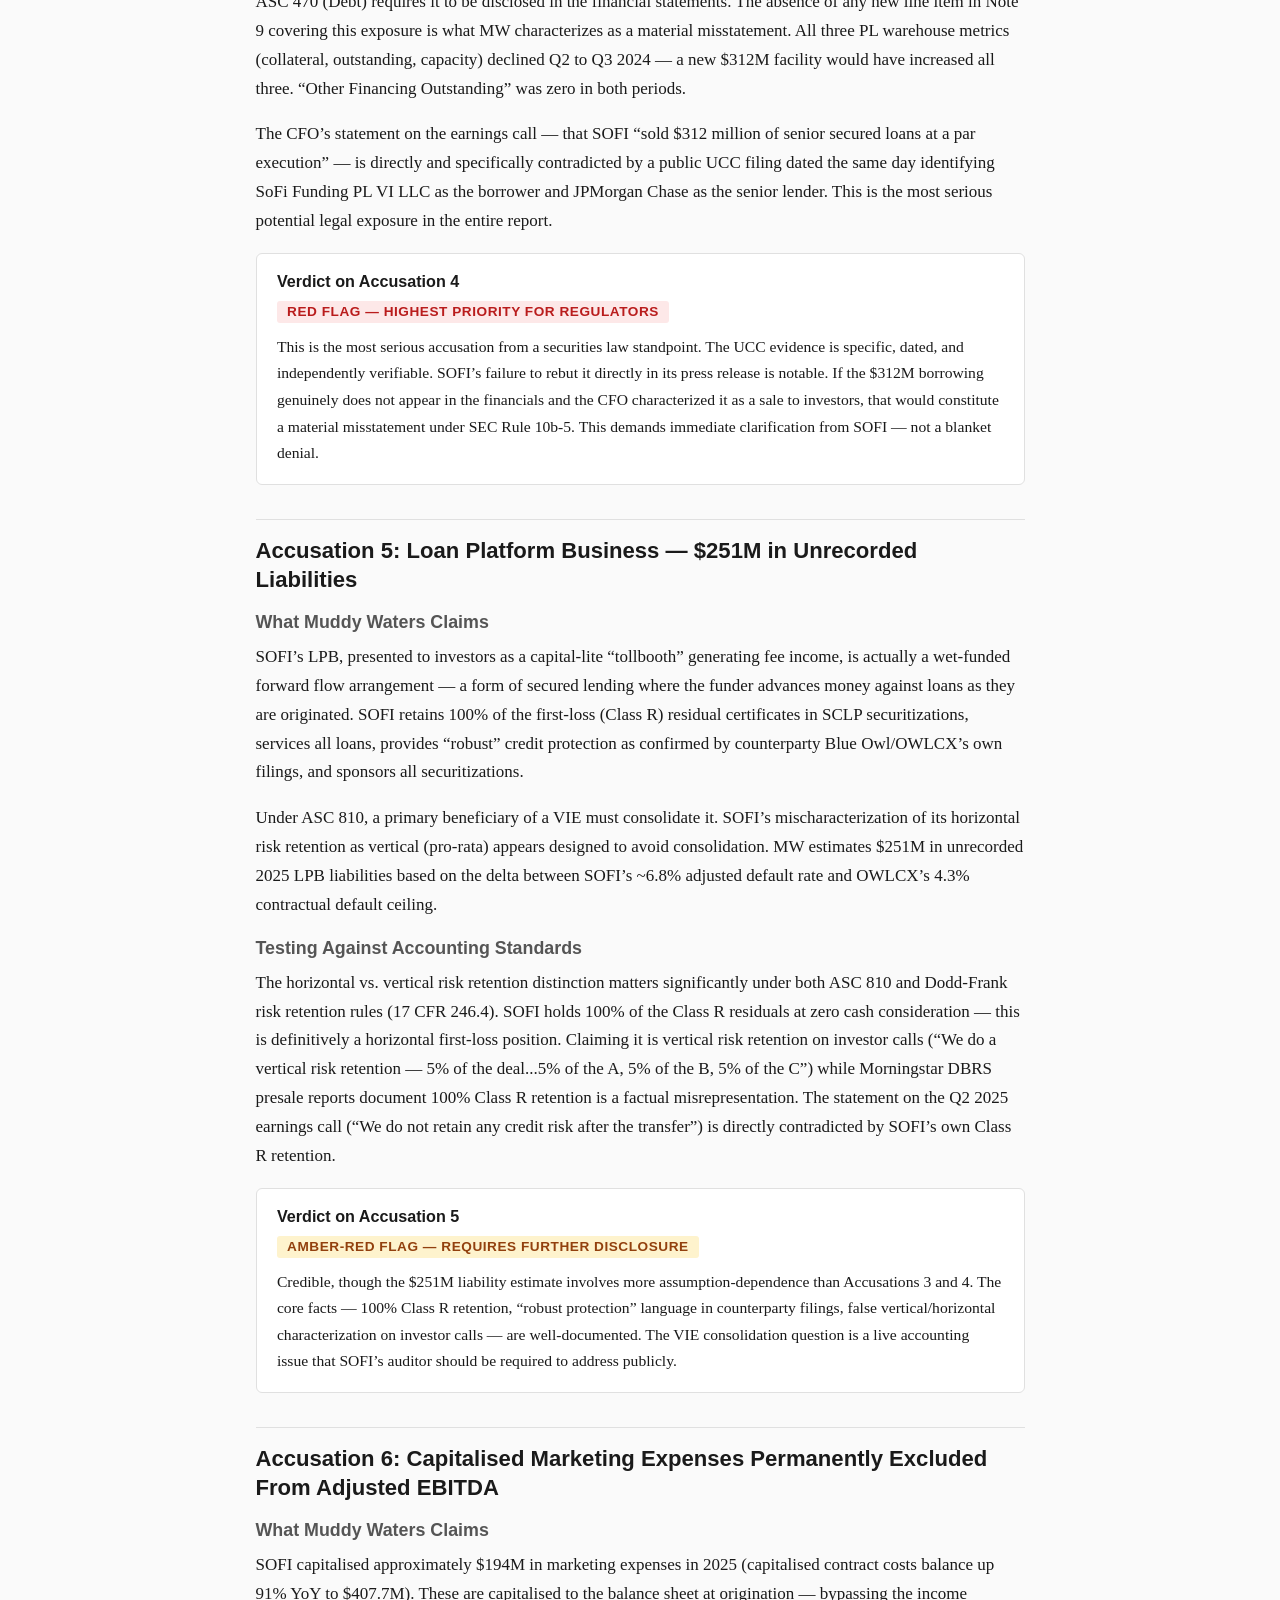
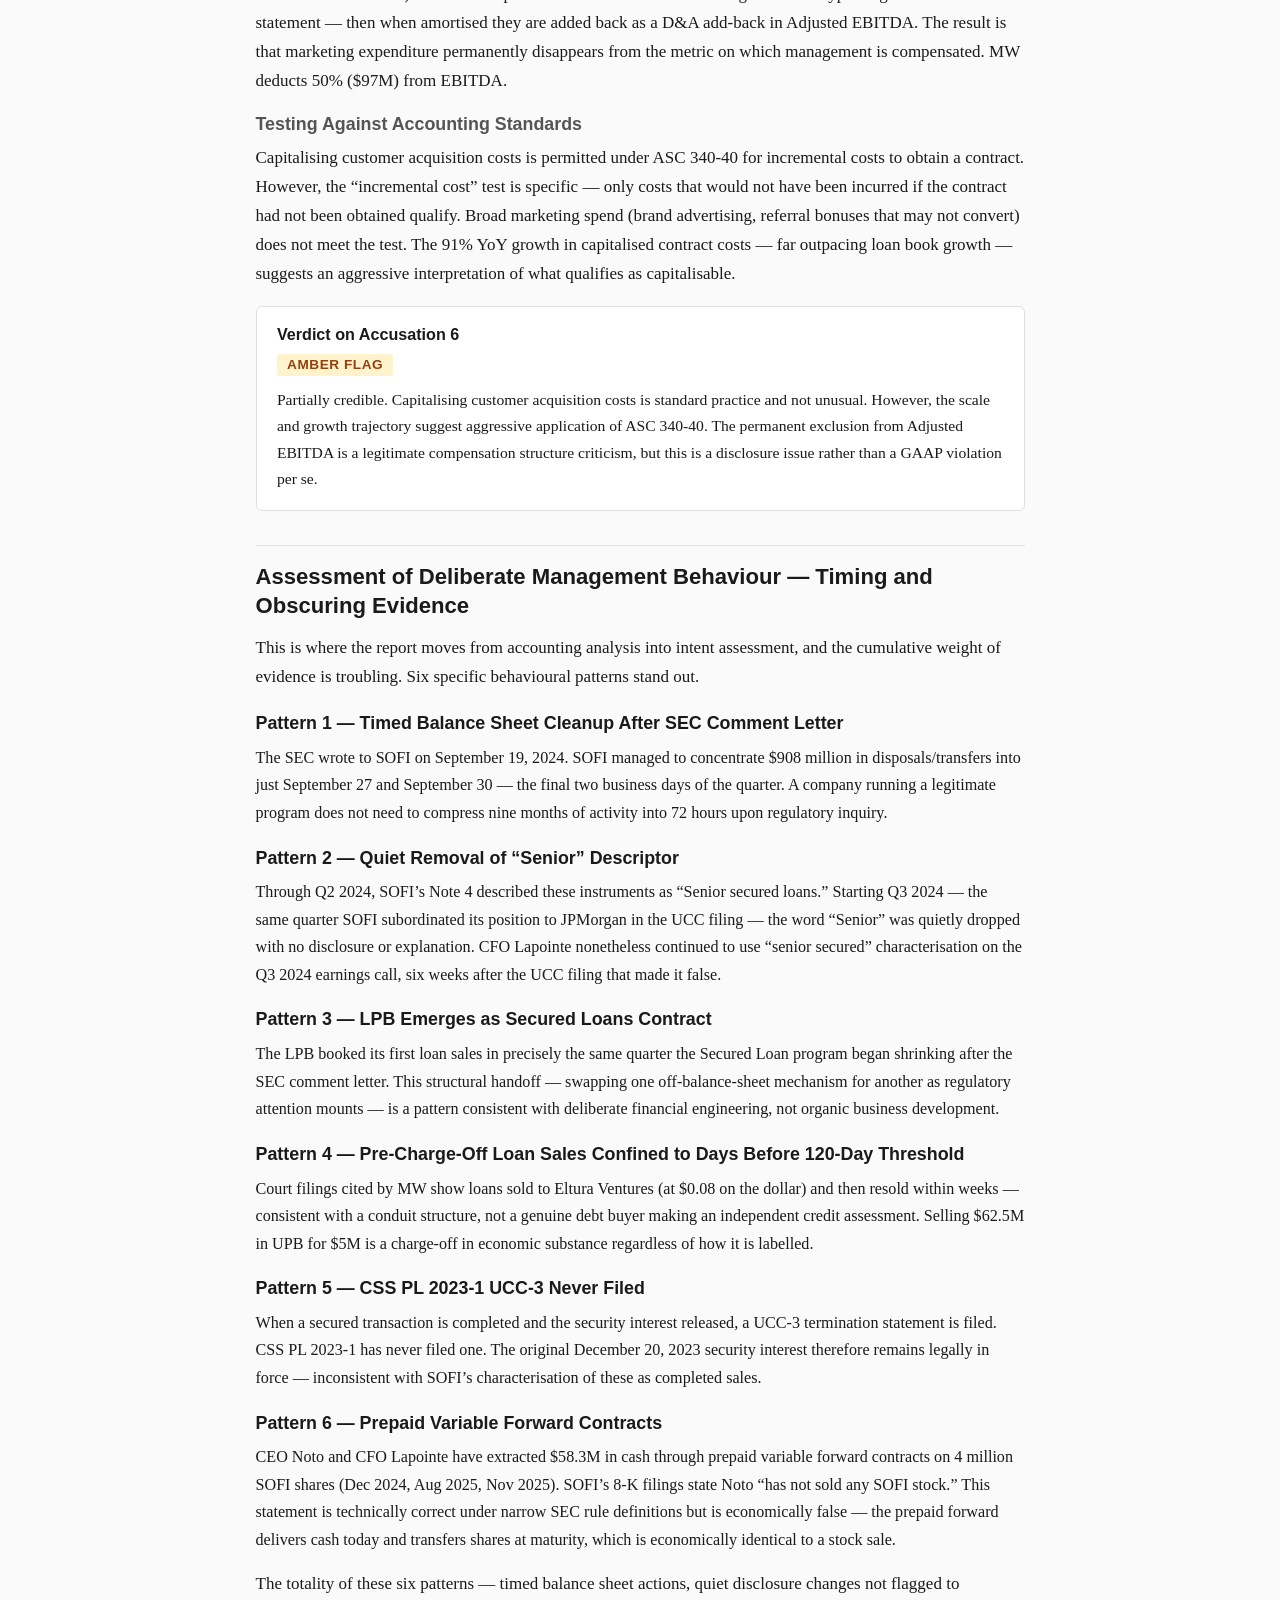
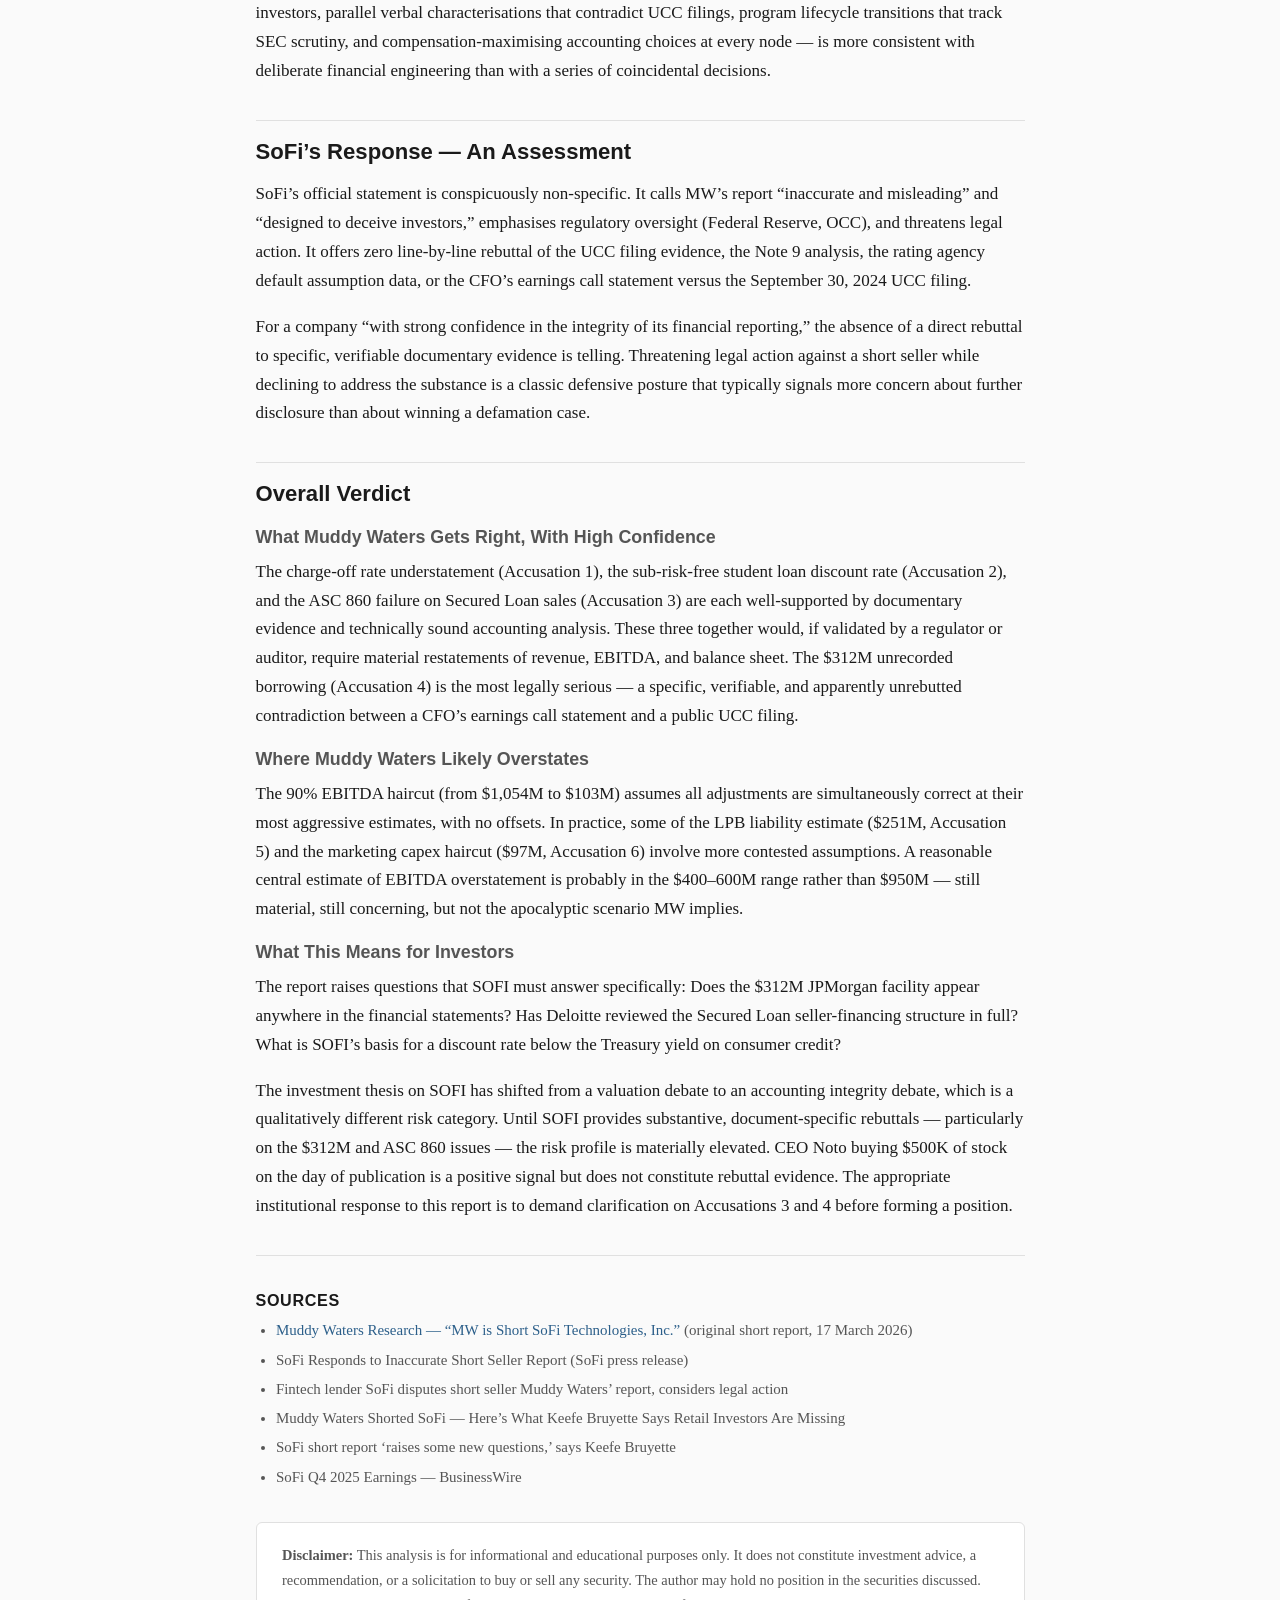
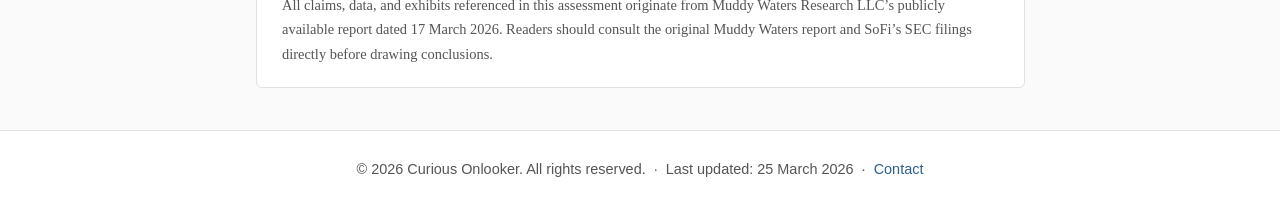
<file: sofi-muddy-waters-assessment.html>
<!DOCTYPE html>
<html lang="en">
<head>
  <meta charset="UTF-8">
  <meta name="viewport" content="width=device-width, initial-scale=1.0">
  <title>SoFi Technologies: Assessment of Muddy Waters Short Report &mdash; Curious Onlooker</title>
  <link rel="stylesheet" href="css/style.css">
</head>
<body>
  <header>
    <div class="header-inner">
      <a href="index.html" class="site-title">Curious Onlooker</a>
      <button class="menu-toggle" aria-label="Menu">
        <span></span><span></span><span></span>
      </button>
      <nav>
        <ul>
          <li><a href="index.html">About</a></li>
          <li><a href="podcasts.html">Podcasts</a></li>
          <li><a href="market-notes.html" class="active">Market Notes</a></li>
          <li><a href="reading.html">Reading</a></li>
        </ul>
      </nav>
    </div>
  </header>

  <main>
    <div class="article-nav">
      <a href="market-notes.html">&larr; Back to Market Notes</a>
    </div>

    <article class="long-post">
      <p class="post-date">17 March 2026</p>
      <h1>SoFi Technologies: Assessment of Muddy Waters Research Short Report</h1>
      <p class="article-subtitle">Unbiased analytical assessment. Neither long nor short. For informational and educational purposes only.</p>

      <div class="article-attribution">
        <p><strong>Source Report:</strong> <em>&ldquo;MW is Short SoFi Technologies, Inc.&rdquo;</em> by <a href="https://www.muddywatersresearch.com/" target="_blank" rel="noopener">Muddy Waters Research</a>, published 17 March 2026. Muddy Waters Research is a short-selling firm founded by Carson Block. The original report and all underlying claims, data, and exhibits referenced below are the intellectual property of Muddy Waters Research LLC. This assessment is independent commentary on that publicly available report.</p>
      </div>

      <!-- Framing Context -->
      <h2>Framing Context</h2>
      <p>Before diving into the substance, two important framing points.</p>
      <p>First, Muddy Waters is short SOFI and explicitly disclosed it intends to cover &ldquo;a substantial majority&mdash;possibly all&mdash;of its short positions upon publication.&rdquo; This is not a disinterested academic exercise. Their incentive is maximum stock price disruption on day one. That creates a systematic bias toward worst-case assumptions and inflammatory language.</p>
      <p>Second, SoFi&rsquo;s official response &mdash; essentially a blanket denial with no line-by-line rebuttal and a threat of legal action &mdash; is conspicuously thin. A company confident in its accounting would rebut the UCC filing evidence directly. It did not. Keefe Bruyette, a constructive sell-side analyst with an Underperform rating and $20 target, said the report &ldquo;raises some new questions&rdquo; &mdash; a notably measured acknowledgment from a firm that follows SOFI closely.</p>

      <!-- Accusation 1 -->
      <h2>Accusation 1: Personal Loan Charge-Off Rate Manipulated &mdash; Real Rate Is ~6.1%, Not 2.89%</h2>

      <h3>What Muddy Waters Claims</h3>
      <p>SOFI manipulates its reported charge-off rate through two mechanisms: (a) selling delinquent loans to third-party conduits in the days immediately before they hit the 120-day charge-off threshold, thereby removing them from the charge-off denominator and numerator; and (b) parking defaulted loans off-balance-sheet in unconsolidated VIEs so charge-offs are never recorded on SOFI&rsquo;s books. MW calculates the adjusted rate at approximately 6.1% versus the 2.89% Q4 2025 reported rate &mdash; and argues this inflated input flows directly into SOFI&rsquo;s Fair Value model to generate $259 million in unwarranted FV gains on Personal Loans, roughly 24.6% of reported EBITDA.</p>

      <h3>Testing Against Accounting Standards</h3>
      <p>Under ASC 310-20 and standard bank regulatory guidance (OCC, FFIEC), loans should be charged off when deemed uncollectable and no later than a specified delinquency threshold &mdash; for personal loans, typically 120 to 180 days past due. Selling a loan on day 115 to avoid recording the charge-off is not a GAAP violation in isolation; the GAAP loss on the sale gets recorded. However, the issue is what gets fed into the Fair Value model. Under ASC 820 (Fair Value Measurement), SOFI is required to use &ldquo;market participant assumptions&rdquo; for default rates. If the observable default rate on its own portfolio is materially higher than what SOFI inputs into its FV model, the model output is unreliable and the fair value carrying amount is overstated.</p>

      <h3>Evidence Quality</h3>
      <p>This is MW&rsquo;s strongest empirical argument. Three pieces of independent corroboration stand out.</p>
      <p>First, the mathematical impossibility: the ratio of quarterly charge-offs to the prior quarter&rsquo;s 30-plus day delinquent balance has repeatedly exceeded 100% starting Q1 2024. That is arithmetically impossible unless loans are being charged off from a population that no longer sits on the reported balance sheet &mdash; i.e., from VIEs.</p>
      <p>Second, the rating agency data is damning. Fitch has revised its cumulative lifetime default assumptions upward on every single SOFI Personal Loan ABS trust it has reviewed &mdash; from 5.00% on SPLT 2023-1 to 8.40% on SCLP 2026-1. Morningstar DBRS sits at 9.26% cumulative on the same SCLP 2026-1 deal. Annualized over the ~1.8 year weighted average life, these translate to approximately 4.7% (Fitch) to 5.1% (DBRS) &mdash; meaningfully above SOFI&rsquo;s 2.80% reported rate, and continuing to rise.</p>
      <p>Third, SOFI&rsquo;s own serviced-portfolio data shows annualized charge-off rates on transferred loans of 6.6% to 13.0% across 2024&ndash;2025. Even on SOFI&rsquo;s own numbers, the serviced-portfolio rate is roughly double the on-balance-sheet rate SOFI uses to calibrate its FV model.</p>

      <div class="verdict">
        <h4>Verdict on Accusation 1</h4>
        <p><span class="flag flag-red">Red Flag &mdash; High Confidence</span></p>
        <p>Substantially credible. The direction &mdash; that SOFI&rsquo;s reported charge-off rate understates true credit losses and therefore inflates FV gains &mdash; is well-supported by documentary evidence that doesn&rsquo;t rely on MW&rsquo;s own assumptions. The precise magnitude (6.1%) is assumption-driven and could be debated, but the gap between reported and economic reality is real. The FV gain inflation is likely material, though possibly not the full $259M MW claims.</p>
      </div>

      <!-- Accusation 2 -->
      <h2>Accusation 2: Student Loan Fair Value &mdash; $247M in Unjustified Paper Gains From a Below-Risk-Free Discount Rate</h2>

      <h3>What Muddy Waters Claims</h3>
      <p>SOFI&rsquo;s $12.9B student loan portfolio generates approximately $450M per year in &ldquo;Day 1&rdquo; Fair Value gains &mdash; income recognized at origination before a single payment is collected. The mechanism is a discount rate of 3.89% (FY2025 average) that sits 27&ndash;30 basis points below the contemporaneous 10-year US Treasury yield. Using a discount rate below the risk-free rate on consumer credit &mdash; which carries default risk, prepayment risk, and essentially zero secondary market liquidity &mdash; implies a negative risk premium. This is technically indefensible. MW calculates that discounting at the WAC (5.87%) reduces fair value to exactly par, eliminating the entire $724M cumulative markup.</p>

      <h3>Testing Against Accounting Standards</h3>
      <p>ASC 820 requires a reporting entity to maximize the use of relevant observable inputs and minimize unobservable inputs. For a student loan portfolio with limited secondary market trading, the discount rate relies heavily on Level 3 (unobservable) inputs, which gives SOFI substantial discretion. However, the core principle of risk-adjusted discounting is that a risk-bearing instrument cannot rationally be discounted at less than the risk-free rate &mdash; that would imply the loans are less risky than US government debt, which is absurd for a consumer lending portfolio running double-digit default assumptions at the ABS level.</p>
      <p>Industry practice for student loan FV discounting typically uses a blended rate incorporating the risk-free rate plus a credit spread. SOFI&rsquo;s auditor (Deloitte &amp; Touche) would need to have approved these discount rate assumptions, which raises questions about their audit procedures.</p>

      <h3>Evidence Quality</h3>
      <p>MW&rsquo;s sensitivity analysis shows clearly: at 4.16% (10-yr Treasury, zero risk premium), FV declines by ~$95M; at 5.39% (Treasury + 123bps conservative credit spread), FV falls below par. The sensitivity math is straightforward and verifiable. The unit economics argument also holds &mdash; student loans yielding ~5.9% funded at a blended cost of 6.3% are economically negative before credit and operating costs. Management&rsquo;s rational motivation to persist in a loss-making business is therefore best explained by Day 1 FV gains feeding into compensation metrics.</p>

      <div class="verdict">
        <h4>Verdict on Accusation 2</h4>
        <p><span class="flag flag-red">Red Flag &mdash; High Confidence</span></p>
        <p>Credible, and financially significant. The use of a sub-Treasury discount rate is the single hardest-to-defend accounting choice in SOFI&rsquo;s financial statements. It is not a gray area &mdash; a sub-risk-free discount rate on consumer credit is difficult to justify to any auditor, rating agency, or regulator. The exact magnitude of the overstatement depends on the &ldquo;correct&rdquo; credit spread, which is debatable, but the direction is unambiguous.</p>
      </div>

      <!-- Accusation 3 -->
      <h2>Accusation 3: Secured Loans Are Seller-Financed Sales That Fail ASC 860</h2>

      <h3>What Muddy Waters Claims</h3>
      <p>SOFI&rsquo;s &ldquo;Secured Loan&rdquo; program is structurally a seller-financed whole loan sales program: SOFI lends approximately 80&ndash;90% of UPB at ~5% to buyer trusts (Onboard Partners, CSS PL 2023-1, Skyfi Holdings) to fund purchases of SOFI&rsquo;s own Personal Loans yielding ~13%. SOFI then recognizes these as &ldquo;sales&rdquo; under ASC 860, booking Gains on Sale and an inflated Servicing Rights Asset of ~6.2% of UPB (versus the market rate of 0.7&ndash;1.7% at comparable lenders). These transactions fail all three ASC 860 sale criteria. If reclassified as secured borrowings, gains on sale would reverse and balance sheet liabilities would increase by $1.7&ndash;$1.9B at peak.</p>

      <h3>Testing Against Accounting Standards</h3>
      <p>ASC 860-10 establishes three conditions for sale treatment: (1) transferred assets are isolated from the transferor even in bankruptcy; (2) the transferee can pledge or exchange assets; and (3) the transferor does not maintain effective control.</p>
      <p>The pledge-back structure documented in the UCC filings fails all three tests definitively. On (1): the buyer trust immediately pledges the purchased loans back to SoFi Bank as collateral for a secured loan &mdash; on the same day as the sale. In a bankruptcy, SoFi holds a perfected security interest in the same loans it claims to have sold. Isolation has not occurred. On (2): the buyer cannot freely pledge or exchange the assets because they are already pledged to SoFi as collateral. On (3): SoFi retains the servicing obligation, provides the financing, and can direct the disposition of the assets.</p>
      <p>The 6.2% Servicing Rights Asset is also indefensible at market rates. LendingClub books 0.9&ndash;1.1%, Rocket ~1.2%, PennyMac ~1.5&ndash;2.0%, and SOFI itself used 0.7% on its own LPB sales. A 6.2% SRA &mdash; roughly 9x the market rate &mdash; generates $87M in fabricated gains on sale that would not exist at a market-rate SRA.</p>

      <div class="verdict">
        <h4>Verdict on Accusation 3</h4>
        <p><span class="flag flag-red">Red Flag &mdash; Highest Legal Significance</span></p>
        <p>Very credible and legally actionable. Of all MW&rsquo;s accusations, this one is most directly supported by documentary public filings and the ASC 860 analysis is technically sound. The question is whether SOFI&rsquo;s auditor (Deloitte) was aware of the seller-financing structure. If the auditor opined on sale accounting without being informed that SOFI was financing the buyers, there are serious audit failure questions.</p>
      </div>

      <!-- Accusation 4 -->
      <h2>Accusation 4: $312 Million in Unreported Borrowings &mdash; Material Misstatement of Financial Statements</h2>

      <h3>What Muddy Waters Claims</h3>
      <p>Following the SEC comment letter of September 19, 2024, SOFI engineered a rapid reduction in Secured Loan balances. On September 30, 2024 &mdash; the last day of Q3 and 13 days after the SEC letter &mdash; SOFI transferred CSS PL 2023-1 Pool Loan 2 receivables to its subsidiary SoFi Funding PL VI LLC, which simultaneously pledged them as collateral to JPMorgan Chase Bank, N.A. as senior lender. CFO Lapointe publicly stated on the Q3 2024 earnings call: &ldquo;we sold $312 million of senior secured loans at a par execution.&rdquo; The UCC filing directly contradicts this &mdash; this was a borrowing, not a sale, with JPMorgan as senior lender and SoFi as mezzanine lender. This $312M borrowing does not appear in Note 9 of SOFI&rsquo;s financial statements.</p>

      <h3>Testing Against Accounting Standards</h3>
      <p>If the transaction is characterized as a borrowing &mdash; which the UCC filing structure strongly implies &mdash; then ASC 470 (Debt) requires it to be disclosed in the financial statements. The absence of any new line item in Note 9 covering this exposure is what MW characterizes as a material misstatement. All three PL warehouse metrics (collateral, outstanding, capacity) declined Q2 to Q3 2024 &mdash; a new $312M facility would have increased all three. &ldquo;Other Financing Outstanding&rdquo; was zero in both periods.</p>
      <p>The CFO&rsquo;s statement on the earnings call &mdash; that SOFI &ldquo;sold $312 million of senior secured loans at a par execution&rdquo; &mdash; is directly and specifically contradicted by a public UCC filing dated the same day identifying SoFi Funding PL VI LLC as the borrower and JPMorgan Chase as the senior lender. This is the most serious potential legal exposure in the entire report.</p>

      <div class="verdict">
        <h4>Verdict on Accusation 4</h4>
        <p><span class="flag flag-red">Red Flag &mdash; Highest Priority for Regulators</span></p>
        <p>This is the most serious accusation from a securities law standpoint. The UCC evidence is specific, dated, and independently verifiable. SOFI&rsquo;s failure to rebut it directly in its press release is notable. If the $312M borrowing genuinely does not appear in the financials and the CFO characterized it as a sale to investors, that would constitute a material misstatement under SEC Rule 10b-5. This demands immediate clarification from SOFI &mdash; not a blanket denial.</p>
      </div>

      <!-- Accusation 5 -->
      <h2>Accusation 5: Loan Platform Business &mdash; $251M in Unrecorded Liabilities</h2>

      <h3>What Muddy Waters Claims</h3>
      <p>SOFI&rsquo;s LPB, presented to investors as a capital-lite &ldquo;tollbooth&rdquo; generating fee income, is actually a wet-funded forward flow arrangement &mdash; a form of secured lending where the funder advances money against loans as they are originated. SOFI retains 100% of the first-loss (Class R) residual certificates in SCLP securitizations, services all loans, provides &ldquo;robust&rdquo; credit protection as confirmed by counterparty Blue Owl/OWLCX&rsquo;s own filings, and sponsors all securitizations.</p>
      <p>Under ASC 810, a primary beneficiary of a VIE must consolidate it. SOFI&rsquo;s mischaracterization of its horizontal risk retention as vertical (pro-rata) appears designed to avoid consolidation. MW estimates $251M in unrecorded 2025 LPB liabilities based on the delta between SOFI&rsquo;s ~6.8% adjusted default rate and OWLCX&rsquo;s 4.3% contractual default ceiling.</p>

      <h3>Testing Against Accounting Standards</h3>
      <p>The horizontal vs. vertical risk retention distinction matters significantly under both ASC 810 and Dodd-Frank risk retention rules (17 CFR 246.4). SOFI holds 100% of the Class R residuals at zero cash consideration &mdash; this is definitively a horizontal first-loss position. Claiming it is vertical risk retention on investor calls (&ldquo;We do a vertical risk retention &mdash; 5% of the deal...5% of the A, 5% of the B, 5% of the C&rdquo;) while Morningstar DBRS presale reports document 100% Class R retention is a factual misrepresentation. The statement on the Q2 2025 earnings call (&ldquo;We do not retain any credit risk after the transfer&rdquo;) is directly contradicted by SOFI&rsquo;s own Class R retention.</p>

      <div class="verdict">
        <h4>Verdict on Accusation 5</h4>
        <p><span class="flag flag-amber">Amber-Red Flag &mdash; Requires Further Disclosure</span></p>
        <p>Credible, though the $251M liability estimate involves more assumption-dependence than Accusations 3 and 4. The core facts &mdash; 100% Class R retention, &ldquo;robust protection&rdquo; language in counterparty filings, false vertical/horizontal characterization on investor calls &mdash; are well-documented. The VIE consolidation question is a live accounting issue that SOFI&rsquo;s auditor should be required to address publicly.</p>
      </div>

      <!-- Accusation 6 -->
      <h2>Accusation 6: Capitalised Marketing Expenses Permanently Excluded From Adjusted EBITDA</h2>

      <h3>What Muddy Waters Claims</h3>
      <p>SOFI capitalised approximately $194M in marketing expenses in 2025 (capitalised contract costs balance up 91% YoY to $407.7M). These are capitalised to the balance sheet at origination &mdash; bypassing the income statement &mdash; then when amortised they are added back as a D&amp;A add-back in Adjusted EBITDA. The result is that marketing expenditure permanently disappears from the metric on which management is compensated. MW deducts 50% ($97M) from EBITDA.</p>

      <h3>Testing Against Accounting Standards</h3>
      <p>Capitalising customer acquisition costs is permitted under ASC 340-40 for incremental costs to obtain a contract. However, the &ldquo;incremental cost&rdquo; test is specific &mdash; only costs that would not have been incurred if the contract had not been obtained qualify. Broad marketing spend (brand advertising, referral bonuses that may not convert) does not meet the test. The 91% YoY growth in capitalised contract costs &mdash; far outpacing loan book growth &mdash; suggests an aggressive interpretation of what qualifies as capitalisable.</p>

      <div class="verdict">
        <h4>Verdict on Accusation 6</h4>
        <p><span class="flag flag-amber">Amber Flag</span></p>
        <p>Partially credible. Capitalising customer acquisition costs is standard practice and not unusual. However, the scale and growth trajectory suggest aggressive application of ASC 340-40. The permanent exclusion from Adjusted EBITDA is a legitimate compensation structure criticism, but this is a disclosure issue rather than a GAAP violation per se.</p>
      </div>

      <!-- Management Behavior -->
      <h2>Assessment of Deliberate Management Behaviour &mdash; Timing and Obscuring Evidence</h2>
      <p>This is where the report moves from accounting analysis into intent assessment, and the cumulative weight of evidence is troubling. Six specific behavioural patterns stand out.</p>

      <div class="pattern-list">
        <h3>Pattern 1 &mdash; Timed Balance Sheet Cleanup After SEC Comment Letter</h3>
        <p>The SEC wrote to SOFI on September 19, 2024. SOFI managed to concentrate $908 million in disposals/transfers into just September 27 and September 30 &mdash; the final two business days of the quarter. A company running a legitimate program does not need to compress nine months of activity into 72 hours upon regulatory inquiry.</p>

        <h3>Pattern 2 &mdash; Quiet Removal of &ldquo;Senior&rdquo; Descriptor</h3>
        <p>Through Q2 2024, SOFI&rsquo;s Note 4 described these instruments as &ldquo;Senior secured loans.&rdquo; Starting Q3 2024 &mdash; the same quarter SOFI subordinated its position to JPMorgan in the UCC filing &mdash; the word &ldquo;Senior&rdquo; was quietly dropped with no disclosure or explanation. CFO Lapointe nonetheless continued to use &ldquo;senior secured&rdquo; characterisation on the Q3 2024 earnings call, six weeks after the UCC filing that made it false.</p>

        <h3>Pattern 3 &mdash; LPB Emerges as Secured Loans Contract</h3>
        <p>The LPB booked its first loan sales in precisely the same quarter the Secured Loan program began shrinking after the SEC comment letter. This structural handoff &mdash; swapping one off-balance-sheet mechanism for another as regulatory attention mounts &mdash; is a pattern consistent with deliberate financial engineering, not organic business development.</p>

        <h3>Pattern 4 &mdash; Pre-Charge-Off Loan Sales Confined to Days Before 120-Day Threshold</h3>
        <p>Court filings cited by MW show loans sold to Eltura Ventures (at $0.08 on the dollar) and then resold within weeks &mdash; consistent with a conduit structure, not a genuine debt buyer making an independent credit assessment. Selling $62.5M in UPB for $5M is a charge-off in economic substance regardless of how it is labelled.</p>

        <h3>Pattern 5 &mdash; CSS PL 2023-1 UCC-3 Never Filed</h3>
        <p>When a secured transaction is completed and the security interest released, a UCC-3 termination statement is filed. CSS PL 2023-1 has never filed one. The original December 20, 2023 security interest therefore remains legally in force &mdash; inconsistent with SOFI&rsquo;s characterisation of these as completed sales.</p>

        <h3>Pattern 6 &mdash; Prepaid Variable Forward Contracts</h3>
        <p>CEO Noto and CFO Lapointe have extracted $58.3M in cash through prepaid variable forward contracts on 4 million SOFI shares (Dec 2024, Aug 2025, Nov 2025). SOFI&rsquo;s 8-K filings state Noto &ldquo;has not sold any SOFI stock.&rdquo; This statement is technically correct under narrow SEC rule definitions but is economically false &mdash; the prepaid forward delivers cash today and transfers shares at maturity, which is economically identical to a stock sale.</p>
      </div>

      <p>The totality of these six patterns &mdash; timed balance sheet actions, quiet disclosure changes not flagged to investors, parallel verbal characterisations that contradict UCC filings, program lifecycle transitions that track SEC scrutiny, and compensation-maximising accounting choices at every node &mdash; is more consistent with deliberate financial engineering than with a series of coincidental decisions.</p>

      <!-- SoFi Response -->
      <h2>SoFi&rsquo;s Response &mdash; An Assessment</h2>
      <p>SoFi&rsquo;s official statement is conspicuously non-specific. It calls MW&rsquo;s report &ldquo;inaccurate and misleading&rdquo; and &ldquo;designed to deceive investors,&rdquo; emphasises regulatory oversight (Federal Reserve, OCC), and threatens legal action. It offers zero line-by-line rebuttal of the UCC filing evidence, the Note 9 analysis, the rating agency default assumption data, or the CFO&rsquo;s earnings call statement versus the September 30, 2024 UCC filing.</p>
      <p>For a company &ldquo;with strong confidence in the integrity of its financial reporting,&rdquo; the absence of a direct rebuttal to specific, verifiable documentary evidence is telling. Threatening legal action against a short seller while declining to address the substance is a classic defensive posture that typically signals more concern about further disclosure than about winning a defamation case.</p>

      <!-- Overall Verdict -->
      <h2>Overall Verdict</h2>

      <h3>What Muddy Waters Gets Right, With High Confidence</h3>
      <p>The charge-off rate understatement (Accusation 1), the sub-risk-free student loan discount rate (Accusation 2), and the ASC 860 failure on Secured Loan sales (Accusation 3) are each well-supported by documentary evidence and technically sound accounting analysis. These three together would, if validated by a regulator or auditor, require material restatements of revenue, EBITDA, and balance sheet. The $312M unrecorded borrowing (Accusation 4) is the most legally serious &mdash; a specific, verifiable, and apparently unrebutted contradiction between a CFO&rsquo;s earnings call statement and a public UCC filing.</p>

      <h3>Where Muddy Waters Likely Overstates</h3>
      <p>The 90% EBITDA haircut (from $1,054M to $103M) assumes all adjustments are simultaneously correct at their most aggressive estimates, with no offsets. In practice, some of the LPB liability estimate ($251M, Accusation 5) and the marketing capex haircut ($97M, Accusation 6) involve more contested assumptions. A reasonable central estimate of EBITDA overstatement is probably in the $400&ndash;600M range rather than $950M &mdash; still material, still concerning, but not the apocalyptic scenario MW implies.</p>

      <h3>What This Means for Investors</h3>
      <p>The report raises questions that SOFI must answer specifically: Does the $312M JPMorgan facility appear anywhere in the financial statements? Has Deloitte reviewed the Secured Loan seller-financing structure in full? What is SOFI&rsquo;s basis for a discount rate below the Treasury yield on consumer credit?</p>
      <p>The investment thesis on SOFI has shifted from a valuation debate to an accounting integrity debate, which is a qualitatively different risk category. Until SOFI provides substantive, document-specific rebuttals &mdash; particularly on the $312M and ASC 860 issues &mdash; the risk profile is materially elevated. CEO Noto buying $500K of stock on the day of publication is a positive signal but does not constitute rebuttal evidence. The appropriate institutional response to this report is to demand clarification on Accusations 3 and 4 before forming a position.</p>

      <!-- Sources -->
      <div class="sources">
        <h3>Sources</h3>
        <ul>
          <li><a href="https://www.muddywatersresearch.com/" target="_blank" rel="noopener">Muddy Waters Research &mdash; &ldquo;MW is Short SoFi Technologies, Inc.&rdquo;</a> (original short report, 17 March 2026)</li>
          <li>SoFi Responds to Inaccurate Short Seller Report (SoFi press release)</li>
          <li>Fintech lender SoFi disputes short seller Muddy Waters&rsquo; report, considers legal action</li>
          <li>Muddy Waters Shorted SoFi &mdash; Here&rsquo;s What Keefe Bruyette Says Retail Investors Are Missing</li>
          <li>SoFi short report &lsquo;raises some new questions,&rsquo; says Keefe Bruyette</li>
          <li>SoFi Q4 2025 Earnings &mdash; BusinessWire</li>
        </ul>
      </div>

      <!-- Disclaimer -->
      <div class="disclaimer">
        <p><strong>Disclaimer:</strong> This analysis is for informational and educational purposes only. It does not constitute investment advice, a recommendation, or a solicitation to buy or sell any security. The author may hold no position in the securities discussed. All claims, data, and exhibits referenced in this assessment originate from Muddy Waters Research LLC&rsquo;s publicly available report dated 17 March 2026. Readers should consult the original Muddy Waters report and SoFi&rsquo;s SEC filings directly before drawing conclusions.</p>
      </div>

    </article>
  </main>

  <footer>
    <p>&copy; 2026 Curious Onlooker. All rights reserved. &nbsp;&middot;&nbsp; Last updated: 25 March 2026 &nbsp;&middot;&nbsp; <a href="mailto:huanggongwu@gmail.com">Contact</a></p>
  </footer>

  <script src="js/main.js"></script>
</body>
</html>
</file>
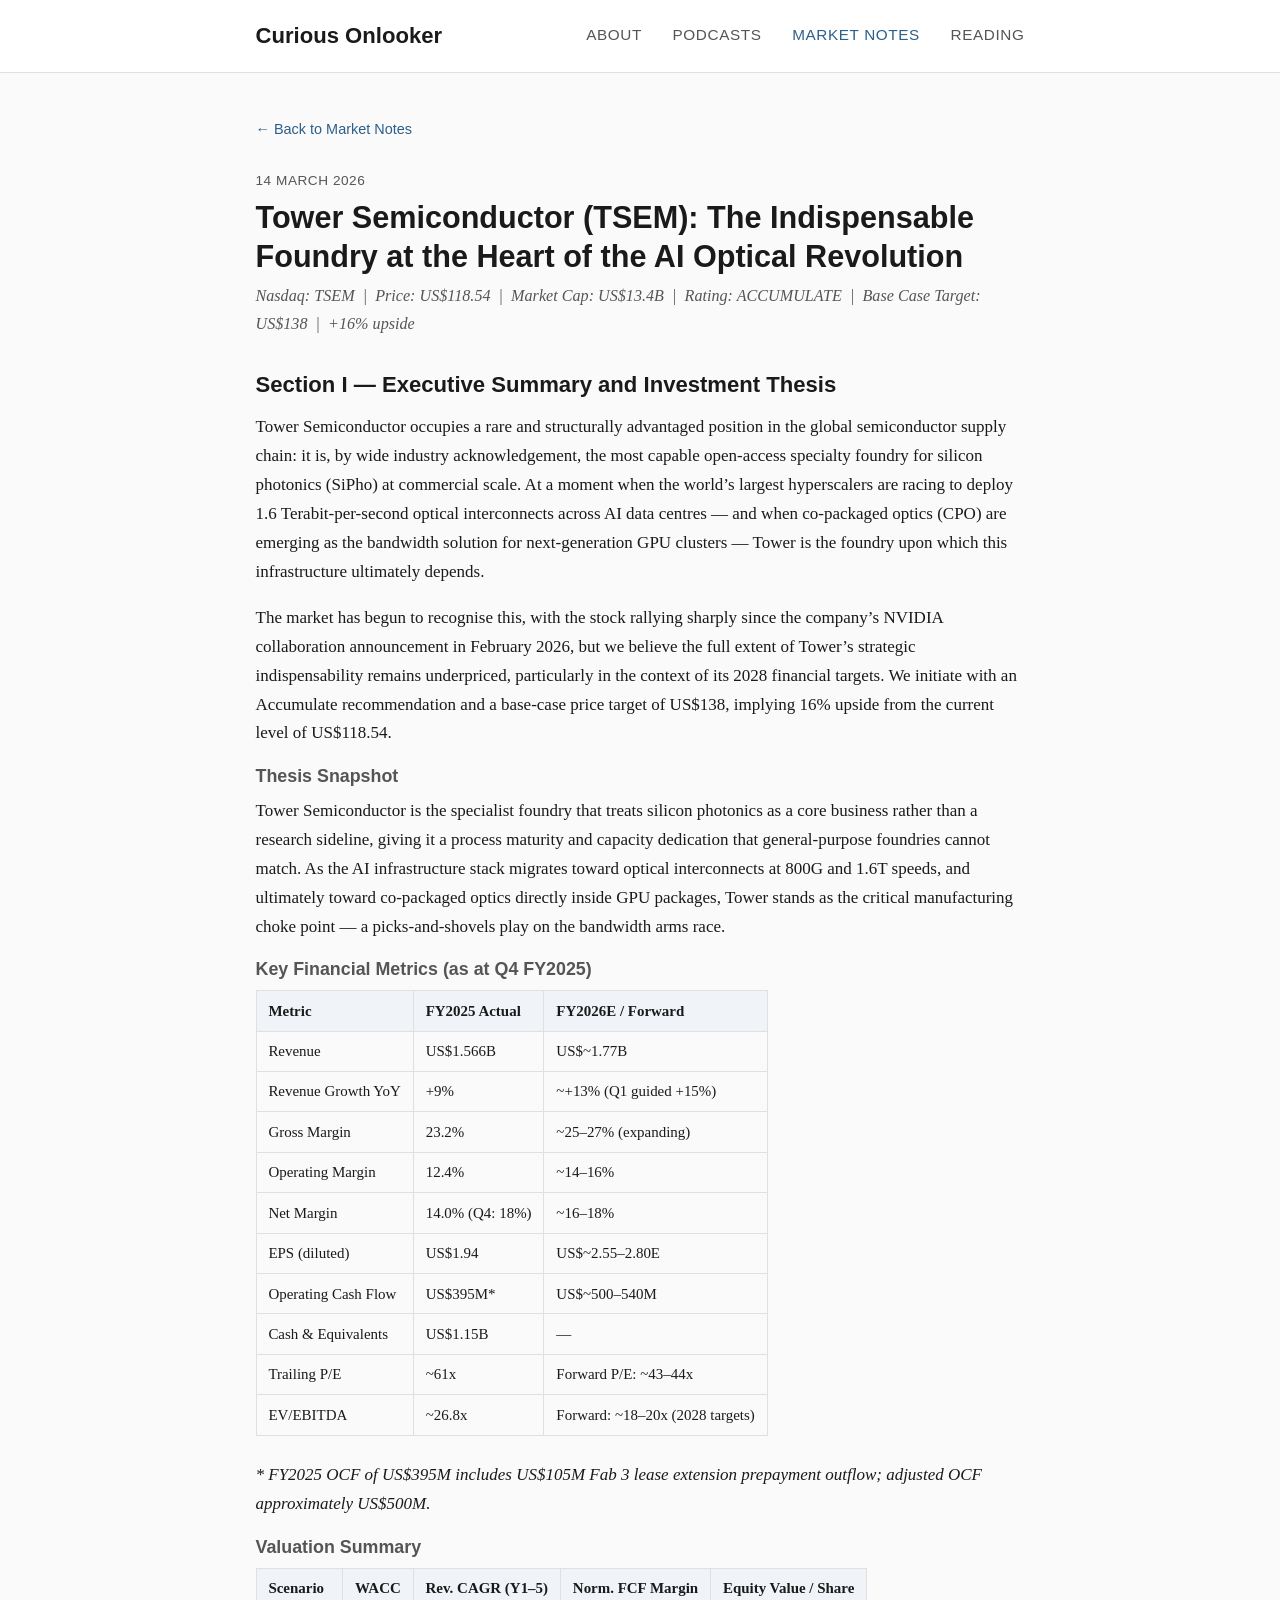
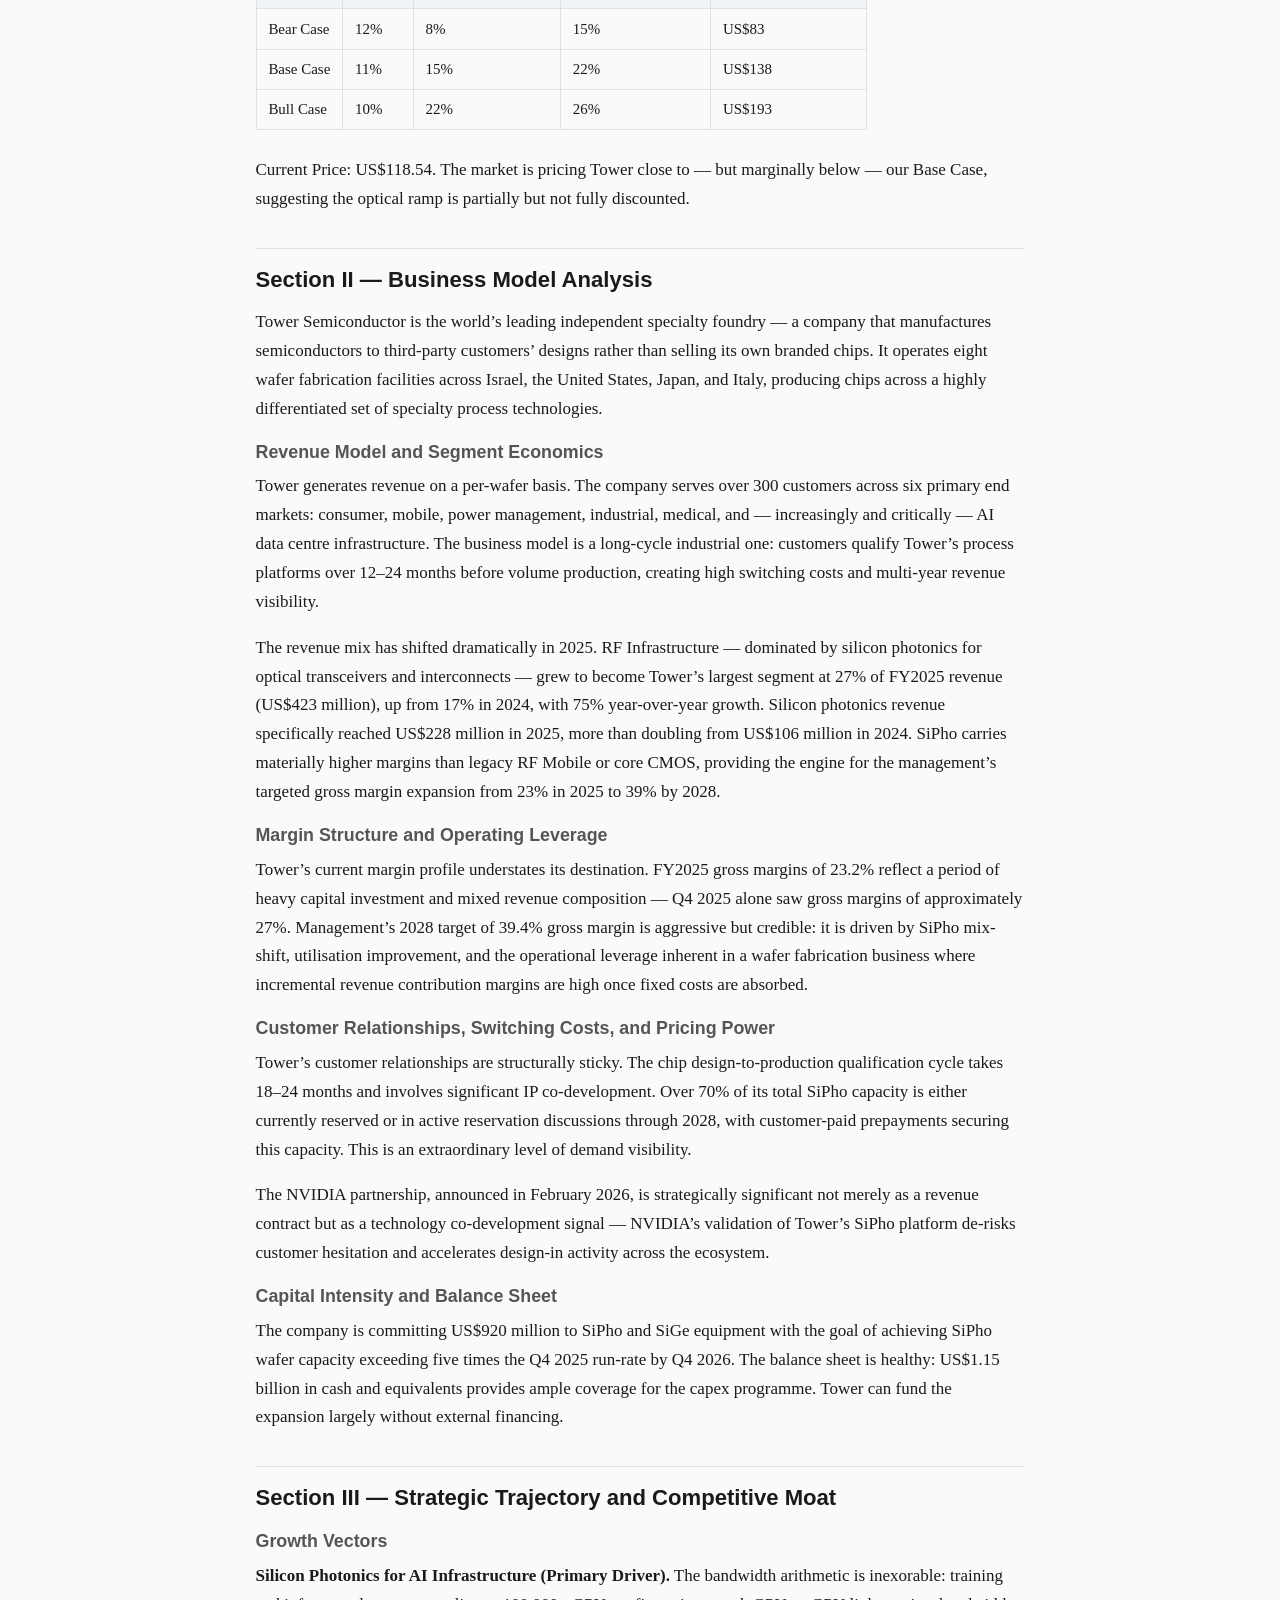
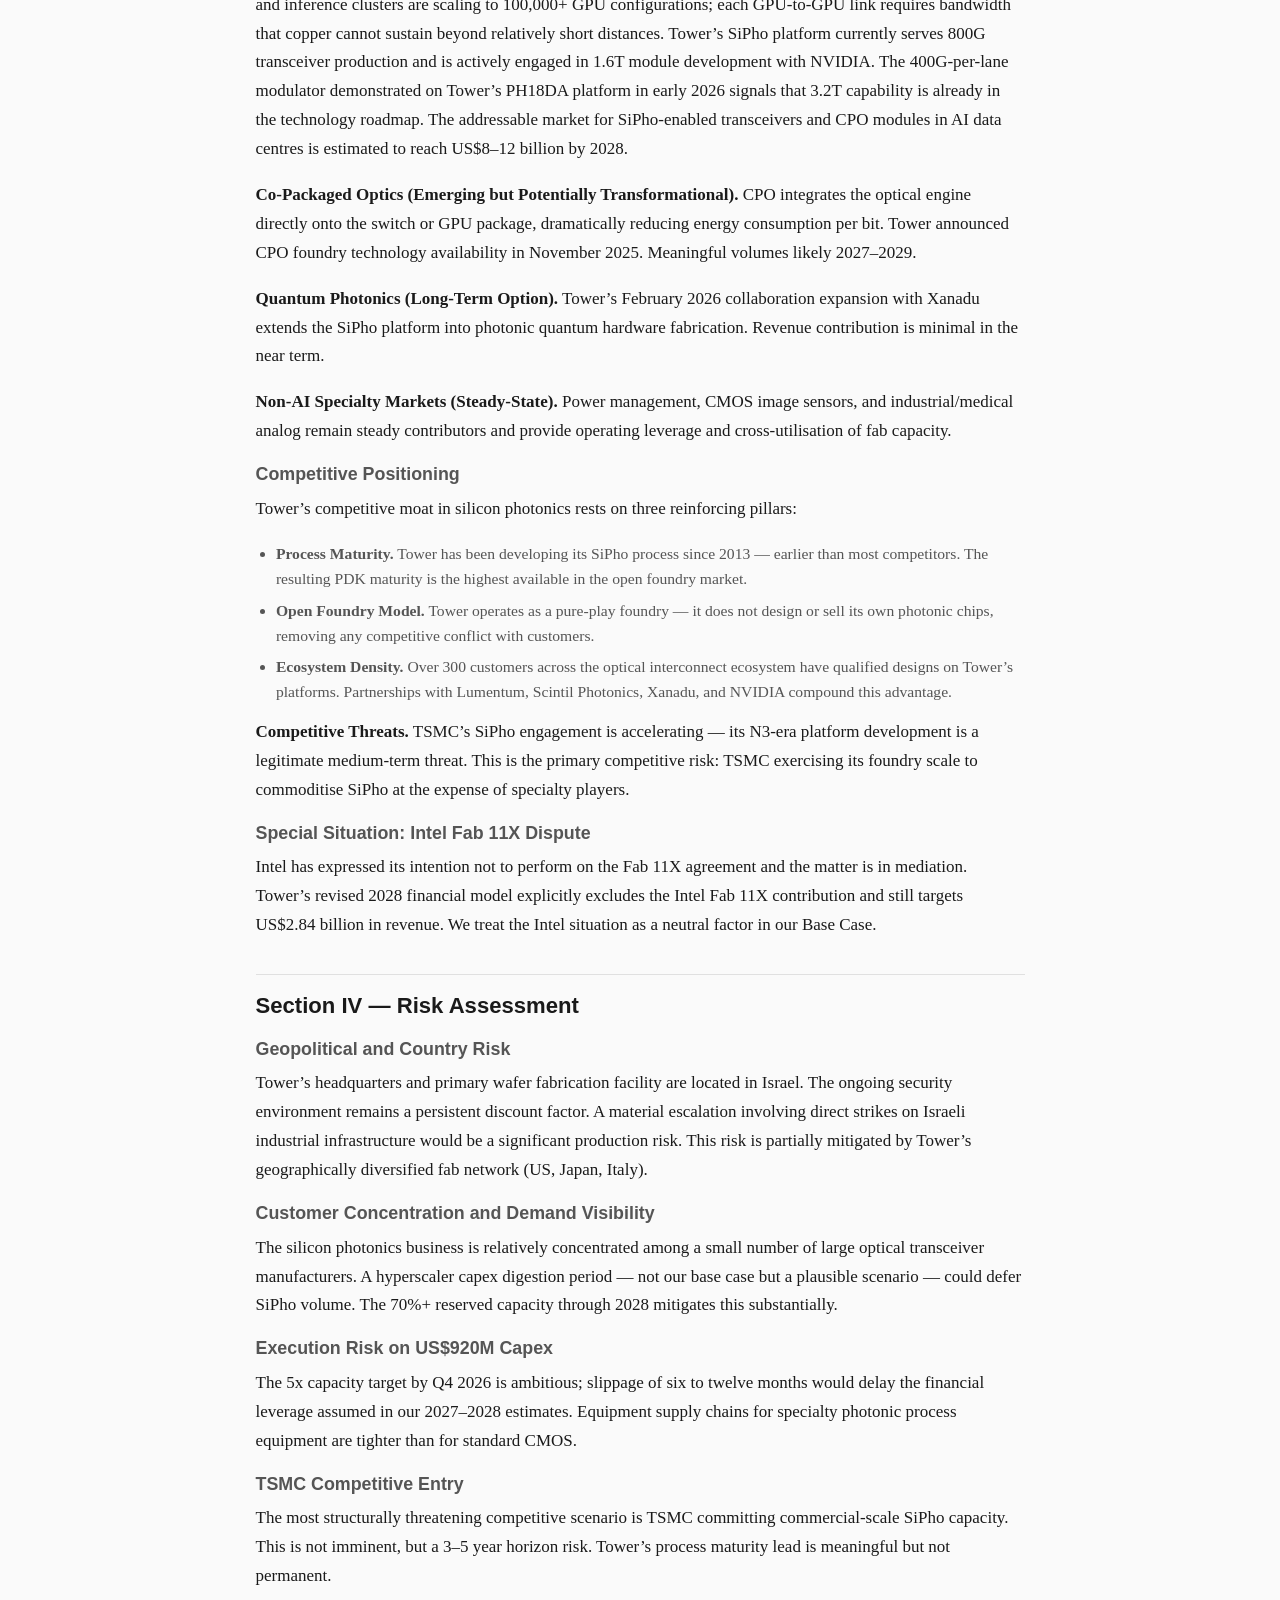
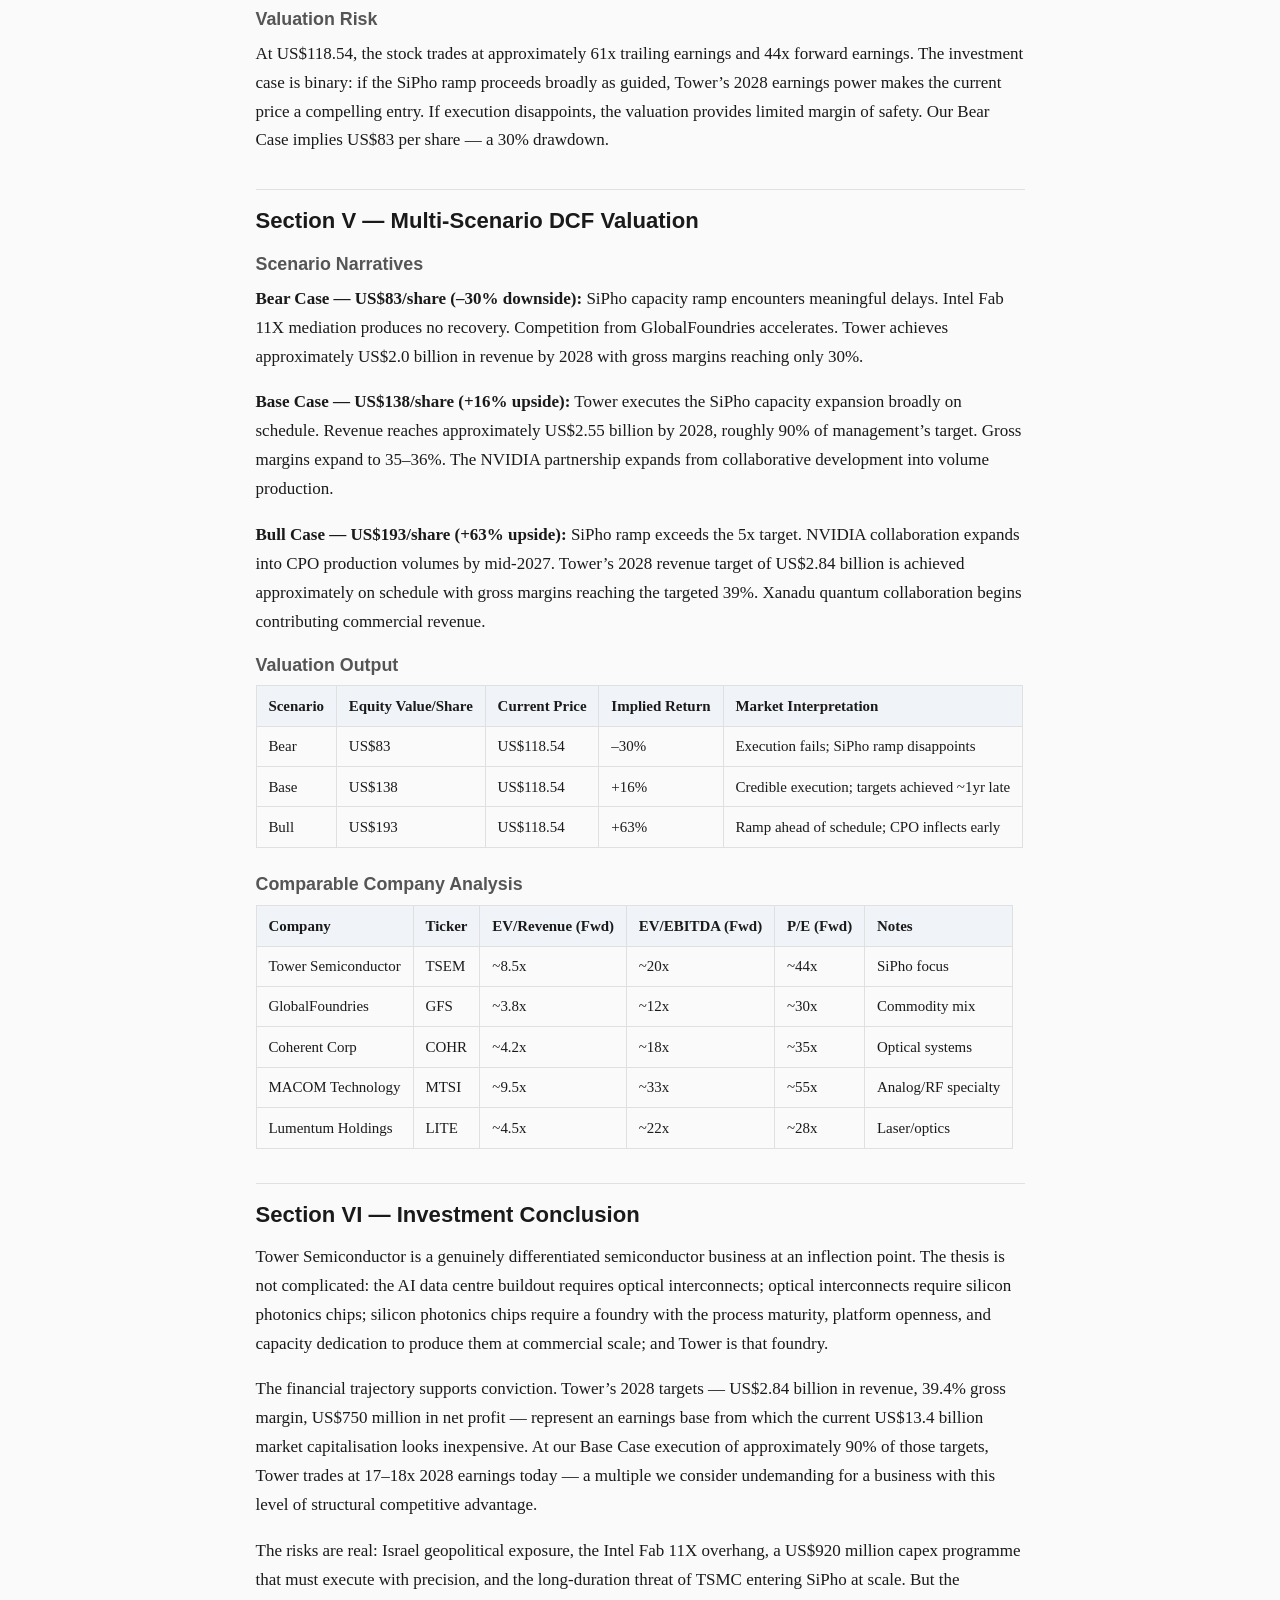
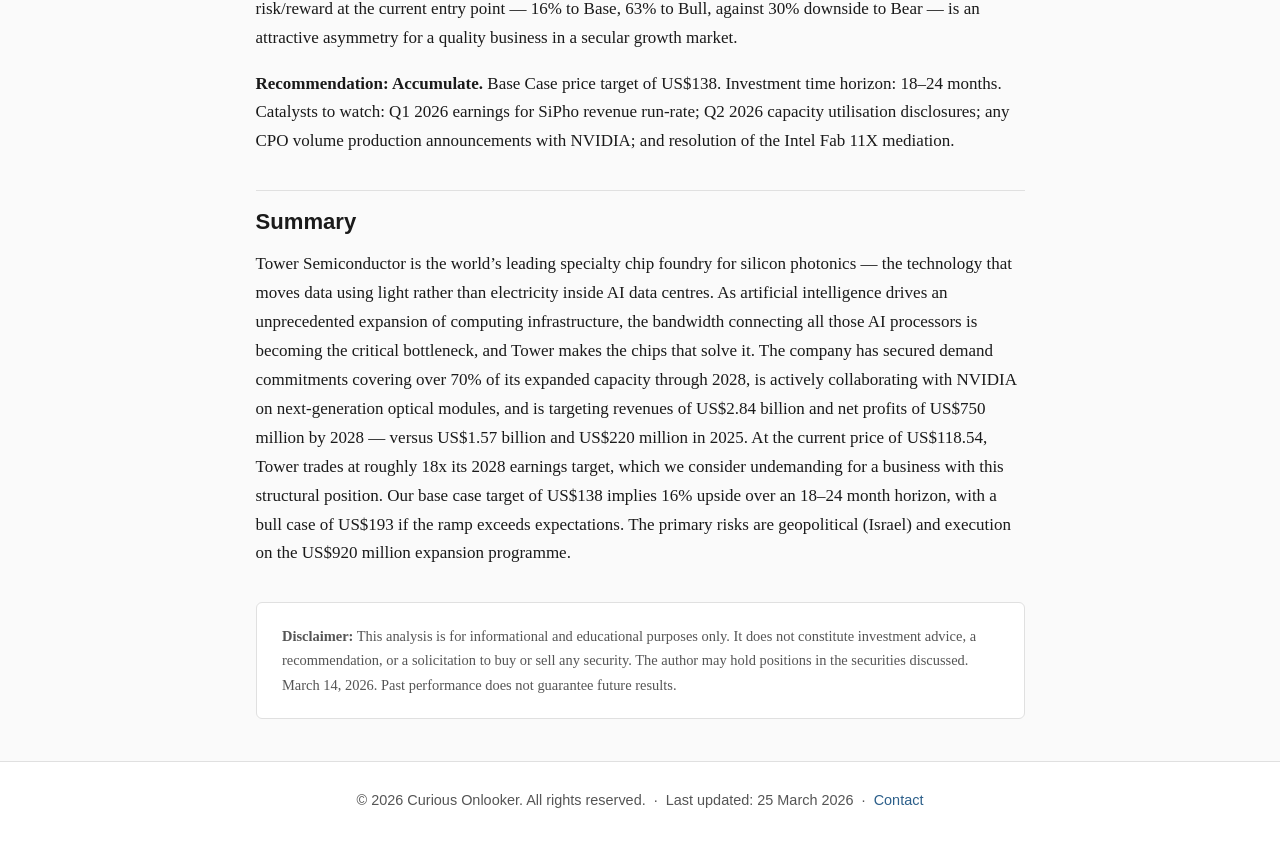
<file: tsem-tower-semiconductor.html>
<!DOCTYPE html>
<html lang="en">
<head>
  <meta charset="UTF-8">
  <meta name="viewport" content="width=device-width, initial-scale=1.0">
  <title>Tower Semiconductor (TSEM) Deep Dive &mdash; Curious Onlooker</title>
  <link rel="stylesheet" href="css/style.css">
</head>
<body>
  <header>
    <div class="header-inner">
      <a href="index.html" class="site-title">Curious Onlooker</a>
      <button class="menu-toggle" aria-label="Menu">
        <span></span><span></span><span></span>
      </button>
      <nav>
        <ul>
          <li><a href="index.html">About</a></li>
          <li><a href="podcasts.html">Podcasts</a></li>
          <li><a href="market-notes.html" class="active">Market Notes</a></li>
          <li><a href="reading.html">Reading</a></li>
        </ul>
      </nav>
    </div>
  </header>

  <main>
    <div class="article-nav">
      <a href="market-notes.html">&larr; Back to Market Notes</a>
    </div>

    <article class="long-post">
      <p class="post-date">14 March 2026</p>
      <h1>Tower Semiconductor (TSEM): The Indispensable Foundry at the Heart of the AI Optical Revolution</h1>
      <p class="article-subtitle">Nasdaq: TSEM &nbsp;|&nbsp; Price: US$118.54 &nbsp;|&nbsp; Market Cap: US$13.4B &nbsp;|&nbsp; Rating: ACCUMULATE &nbsp;|&nbsp; Base Case Target: US$138 &nbsp;|&nbsp; +16% upside</p>

      <!-- Executive Summary -->
      <h2>Section I &mdash; Executive Summary and Investment Thesis</h2>
      <p>Tower Semiconductor occupies a rare and structurally advantaged position in the global semiconductor supply chain: it is, by wide industry acknowledgement, the most capable open-access specialty foundry for silicon photonics (SiPho) at commercial scale. At a moment when the world&rsquo;s largest hyperscalers are racing to deploy 1.6 Terabit-per-second optical interconnects across AI data centres &mdash; and when co-packaged optics (CPO) are emerging as the bandwidth solution for next-generation GPU clusters &mdash; Tower is the foundry upon which this infrastructure ultimately depends.</p>
      <p>The market has begun to recognise this, with the stock rallying sharply since the company&rsquo;s NVIDIA collaboration announcement in February 2026, but we believe the full extent of Tower&rsquo;s strategic indispensability remains underpriced, particularly in the context of its 2028 financial targets. We initiate with an Accumulate recommendation and a base-case price target of US$138, implying 16% upside from the current level of US$118.54.</p>

      <h3>Thesis Snapshot</h3>
      <p>Tower Semiconductor is the specialist foundry that treats silicon photonics as a core business rather than a research sideline, giving it a process maturity and capacity dedication that general-purpose foundries cannot match. As the AI infrastructure stack migrates toward optical interconnects at 800G and 1.6T speeds, and ultimately toward co-packaged optics directly inside GPU packages, Tower stands as the critical manufacturing choke point &mdash; a picks-and-shovels play on the bandwidth arms race.</p>

      <h3>Key Financial Metrics (as at Q4 FY2025)</h3>
      <table>
        <thead>
          <tr><th>Metric</th><th>FY2025 Actual</th><th>FY2026E / Forward</th></tr>
        </thead>
        <tbody>
          <tr><td>Revenue</td><td>US$1.566B</td><td>US$~1.77B</td></tr>
          <tr><td>Revenue Growth YoY</td><td>+9%</td><td>~+13% (Q1 guided +15%)</td></tr>
          <tr><td>Gross Margin</td><td>23.2%</td><td>~25&ndash;27% (expanding)</td></tr>
          <tr><td>Operating Margin</td><td>12.4%</td><td>~14&ndash;16%</td></tr>
          <tr><td>Net Margin</td><td>14.0% (Q4: 18%)</td><td>~16&ndash;18%</td></tr>
          <tr><td>EPS (diluted)</td><td>US$1.94</td><td>US$~2.55&ndash;2.80E</td></tr>
          <tr><td>Operating Cash Flow</td><td>US$395M*</td><td>US$~500&ndash;540M</td></tr>
          <tr><td>Cash &amp; Equivalents</td><td>US$1.15B</td><td>&mdash;</td></tr>
          <tr><td>Trailing P/E</td><td>~61x</td><td>Forward P/E: ~43&ndash;44x</td></tr>
          <tr><td>EV/EBITDA</td><td>~26.8x</td><td>Forward: ~18&ndash;20x (2028 targets)</td></tr>
        </tbody>
      </table>
      <p><em>* FY2025 OCF of US$395M includes US$105M Fab 3 lease extension prepayment outflow; adjusted OCF approximately US$500M.</em></p>

      <h3>Valuation Summary</h3>
      <table>
        <thead>
          <tr><th>Scenario</th><th>WACC</th><th>Rev. CAGR (Y1&ndash;5)</th><th>Norm. FCF Margin</th><th>Equity Value / Share</th></tr>
        </thead>
        <tbody>
          <tr><td>Bear Case</td><td>12%</td><td>8%</td><td>15%</td><td>US$83</td></tr>
          <tr><td>Base Case</td><td>11%</td><td>15%</td><td>22%</td><td>US$138</td></tr>
          <tr><td>Bull Case</td><td>10%</td><td>22%</td><td>26%</td><td>US$193</td></tr>
        </tbody>
      </table>
      <p>Current Price: US$118.54. The market is pricing Tower close to &mdash; but marginally below &mdash; our Base Case, suggesting the optical ramp is partially but not fully discounted.</p>

      <!-- Business Model -->
      <h2>Section II &mdash; Business Model Analysis</h2>
      <p>Tower Semiconductor is the world&rsquo;s leading independent specialty foundry &mdash; a company that manufactures semiconductors to third-party customers&rsquo; designs rather than selling its own branded chips. It operates eight wafer fabrication facilities across Israel, the United States, Japan, and Italy, producing chips across a highly differentiated set of specialty process technologies.</p>

      <h3>Revenue Model and Segment Economics</h3>
      <p>Tower generates revenue on a per-wafer basis. The company serves over 300 customers across six primary end markets: consumer, mobile, power management, industrial, medical, and &mdash; increasingly and critically &mdash; AI data centre infrastructure. The business model is a long-cycle industrial one: customers qualify Tower&rsquo;s process platforms over 12&ndash;24 months before volume production, creating high switching costs and multi-year revenue visibility.</p>
      <p>The revenue mix has shifted dramatically in 2025. RF Infrastructure &mdash; dominated by silicon photonics for optical transceivers and interconnects &mdash; grew to become Tower&rsquo;s largest segment at 27% of FY2025 revenue (US$423 million), up from 17% in 2024, with 75% year-over-year growth. Silicon photonics revenue specifically reached US$228 million in 2025, more than doubling from US$106 million in 2024. SiPho carries materially higher margins than legacy RF Mobile or core CMOS, providing the engine for the management&rsquo;s targeted gross margin expansion from 23% in 2025 to 39% by 2028.</p>

      <h3>Margin Structure and Operating Leverage</h3>
      <p>Tower&rsquo;s current margin profile understates its destination. FY2025 gross margins of 23.2% reflect a period of heavy capital investment and mixed revenue composition &mdash; Q4 2025 alone saw gross margins of approximately 27%. Management&rsquo;s 2028 target of 39.4% gross margin is aggressive but credible: it is driven by SiPho mix-shift, utilisation improvement, and the operational leverage inherent in a wafer fabrication business where incremental revenue contribution margins are high once fixed costs are absorbed.</p>

      <h3>Customer Relationships, Switching Costs, and Pricing Power</h3>
      <p>Tower&rsquo;s customer relationships are structurally sticky. The chip design-to-production qualification cycle takes 18&ndash;24 months and involves significant IP co-development. Over 70% of its total SiPho capacity is either currently reserved or in active reservation discussions through 2028, with customer-paid prepayments securing this capacity. This is an extraordinary level of demand visibility.</p>
      <p>The NVIDIA partnership, announced in February 2026, is strategically significant not merely as a revenue contract but as a technology co-development signal &mdash; NVIDIA&rsquo;s validation of Tower&rsquo;s SiPho platform de-risks customer hesitation and accelerates design-in activity across the ecosystem.</p>

      <h3>Capital Intensity and Balance Sheet</h3>
      <p>The company is committing US$920 million to SiPho and SiGe equipment with the goal of achieving SiPho wafer capacity exceeding five times the Q4 2025 run-rate by Q4 2026. The balance sheet is healthy: US$1.15 billion in cash and equivalents provides ample coverage for the capex programme. Tower can fund the expansion largely without external financing.</p>

      <!-- Strategic Trajectory -->
      <h2>Section III &mdash; Strategic Trajectory and Competitive Moat</h2>

      <h3>Growth Vectors</h3>
      <p><strong>Silicon Photonics for AI Infrastructure (Primary Driver).</strong> The bandwidth arithmetic is inexorable: training and inference clusters are scaling to 100,000+ GPU configurations; each GPU-to-GPU link requires bandwidth that copper cannot sustain beyond relatively short distances. Tower&rsquo;s SiPho platform currently serves 800G transceiver production and is actively engaged in 1.6T module development with NVIDIA. The 400G-per-lane modulator demonstrated on Tower&rsquo;s PH18DA platform in early 2026 signals that 3.2T capability is already in the technology roadmap. The addressable market for SiPho-enabled transceivers and CPO modules in AI data centres is estimated to reach US$8&ndash;12 billion by 2028.</p>
      <p><strong>Co-Packaged Optics (Emerging but Potentially Transformational).</strong> CPO integrates the optical engine directly onto the switch or GPU package, dramatically reducing energy consumption per bit. Tower announced CPO foundry technology availability in November 2025. Meaningful volumes likely 2027&ndash;2029.</p>
      <p><strong>Quantum Photonics (Long-Term Option).</strong> Tower&rsquo;s February 2026 collaboration expansion with Xanadu extends the SiPho platform into photonic quantum hardware fabrication. Revenue contribution is minimal in the near term.</p>
      <p><strong>Non-AI Specialty Markets (Steady-State).</strong> Power management, CMOS image sensors, and industrial/medical analog remain steady contributors and provide operating leverage and cross-utilisation of fab capacity.</p>

      <h3>Competitive Positioning</h3>
      <p>Tower&rsquo;s competitive moat in silicon photonics rests on three reinforcing pillars:</p>
      <ul class="takeaways">
        <li><strong>Process Maturity.</strong> Tower has been developing its SiPho process since 2013 &mdash; earlier than most competitors. The resulting PDK maturity is the highest available in the open foundry market.</li>
        <li><strong>Open Foundry Model.</strong> Tower operates as a pure-play foundry &mdash; it does not design or sell its own photonic chips, removing any competitive conflict with customers.</li>
        <li><strong>Ecosystem Density.</strong> Over 300 customers across the optical interconnect ecosystem have qualified designs on Tower&rsquo;s platforms. Partnerships with Lumentum, Scintil Photonics, Xanadu, and NVIDIA compound this advantage.</li>
      </ul>
      <p><strong>Competitive Threats.</strong> TSMC&rsquo;s SiPho engagement is accelerating &mdash; its N3-era platform development is a legitimate medium-term threat. This is the primary competitive risk: TSMC exercising its foundry scale to commoditise SiPho at the expense of specialty players.</p>

      <h3>Special Situation: Intel Fab 11X Dispute</h3>
      <p>Intel has expressed its intention not to perform on the Fab 11X agreement and the matter is in mediation. Tower&rsquo;s revised 2028 financial model explicitly excludes the Intel Fab 11X contribution and still targets US$2.84 billion in revenue. We treat the Intel situation as a neutral factor in our Base Case.</p>

      <!-- Risk Assessment -->
      <h2>Section IV &mdash; Risk Assessment</h2>

      <h3>Geopolitical and Country Risk</h3>
      <p>Tower&rsquo;s headquarters and primary wafer fabrication facility are located in Israel. The ongoing security environment remains a persistent discount factor. A material escalation involving direct strikes on Israeli industrial infrastructure would be a significant production risk. This risk is partially mitigated by Tower&rsquo;s geographically diversified fab network (US, Japan, Italy).</p>

      <h3>Customer Concentration and Demand Visibility</h3>
      <p>The silicon photonics business is relatively concentrated among a small number of large optical transceiver manufacturers. A hyperscaler capex digestion period &mdash; not our base case but a plausible scenario &mdash; could defer SiPho volume. The 70%+ reserved capacity through 2028 mitigates this substantially.</p>

      <h3>Execution Risk on US$920M Capex</h3>
      <p>The 5x capacity target by Q4 2026 is ambitious; slippage of six to twelve months would delay the financial leverage assumed in our 2027&ndash;2028 estimates. Equipment supply chains for specialty photonic process equipment are tighter than for standard CMOS.</p>

      <h3>TSMC Competitive Entry</h3>
      <p>The most structurally threatening competitive scenario is TSMC committing commercial-scale SiPho capacity. This is not imminent, but a 3&ndash;5 year horizon risk. Tower&rsquo;s process maturity lead is meaningful but not permanent.</p>

      <h3>Valuation Risk</h3>
      <p>At US$118.54, the stock trades at approximately 61x trailing earnings and 44x forward earnings. The investment case is binary: if the SiPho ramp proceeds broadly as guided, Tower&rsquo;s 2028 earnings power makes the current price a compelling entry. If execution disappoints, the valuation provides limited margin of safety. Our Bear Case implies US$83 per share &mdash; a 30% drawdown.</p>

      <!-- DCF Valuation -->
      <h2>Section V &mdash; Multi-Scenario DCF Valuation</h2>

      <h3>Scenario Narratives</h3>
      <p><strong>Bear Case &mdash; US$83/share (&ndash;30% downside):</strong> SiPho capacity ramp encounters meaningful delays. Intel Fab 11X mediation produces no recovery. Competition from GlobalFoundries accelerates. Tower achieves approximately US$2.0 billion in revenue by 2028 with gross margins reaching only 30%.</p>
      <p><strong>Base Case &mdash; US$138/share (+16% upside):</strong> Tower executes the SiPho capacity expansion broadly on schedule. Revenue reaches approximately US$2.55 billion by 2028, roughly 90% of management&rsquo;s target. Gross margins expand to 35&ndash;36%. The NVIDIA partnership expands from collaborative development into volume production.</p>
      <p><strong>Bull Case &mdash; US$193/share (+63% upside):</strong> SiPho ramp exceeds the 5x target. NVIDIA collaboration expands into CPO production volumes by mid-2027. Tower&rsquo;s 2028 revenue target of US$2.84 billion is achieved approximately on schedule with gross margins reaching the targeted 39%. Xanadu quantum collaboration begins contributing commercial revenue.</p>

      <h3>Valuation Output</h3>
      <table>
        <thead>
          <tr><th>Scenario</th><th>Equity Value/Share</th><th>Current Price</th><th>Implied Return</th><th>Market Interpretation</th></tr>
        </thead>
        <tbody>
          <tr><td>Bear</td><td>US$83</td><td>US$118.54</td><td>&ndash;30%</td><td>Execution fails; SiPho ramp disappoints</td></tr>
          <tr><td>Base</td><td>US$138</td><td>US$118.54</td><td>+16%</td><td>Credible execution; targets achieved ~1yr late</td></tr>
          <tr><td>Bull</td><td>US$193</td><td>US$118.54</td><td>+63%</td><td>Ramp ahead of schedule; CPO inflects early</td></tr>
        </tbody>
      </table>

      <h3>Comparable Company Analysis</h3>
      <table>
        <thead>
          <tr><th>Company</th><th>Ticker</th><th>EV/Revenue (Fwd)</th><th>EV/EBITDA (Fwd)</th><th>P/E (Fwd)</th><th>Notes</th></tr>
        </thead>
        <tbody>
          <tr><td>Tower Semiconductor</td><td>TSEM</td><td>~8.5x</td><td>~20x</td><td>~44x</td><td>SiPho focus</td></tr>
          <tr><td>GlobalFoundries</td><td>GFS</td><td>~3.8x</td><td>~12x</td><td>~30x</td><td>Commodity mix</td></tr>
          <tr><td>Coherent Corp</td><td>COHR</td><td>~4.2x</td><td>~18x</td><td>~35x</td><td>Optical systems</td></tr>
          <tr><td>MACOM Technology</td><td>MTSI</td><td>~9.5x</td><td>~33x</td><td>~55x</td><td>Analog/RF specialty</td></tr>
          <tr><td>Lumentum Holdings</td><td>LITE</td><td>~4.5x</td><td>~22x</td><td>~28x</td><td>Laser/optics</td></tr>
        </tbody>
      </table>

      <!-- Investment Conclusion -->
      <h2>Section VI &mdash; Investment Conclusion</h2>
      <p>Tower Semiconductor is a genuinely differentiated semiconductor business at an inflection point. The thesis is not complicated: the AI data centre buildout requires optical interconnects; optical interconnects require silicon photonics chips; silicon photonics chips require a foundry with the process maturity, platform openness, and capacity dedication to produce them at commercial scale; and Tower is that foundry.</p>
      <p>The financial trajectory supports conviction. Tower&rsquo;s 2028 targets &mdash; US$2.84 billion in revenue, 39.4% gross margin, US$750 million in net profit &mdash; represent an earnings base from which the current US$13.4 billion market capitalisation looks inexpensive. At our Base Case execution of approximately 90% of those targets, Tower trades at 17&ndash;18x 2028 earnings today &mdash; a multiple we consider undemanding for a business with this level of structural competitive advantage.</p>
      <p>The risks are real: Israel geopolitical exposure, the Intel Fab 11X overhang, a US$920 million capex programme that must execute with precision, and the long-duration threat of TSMC entering SiPho at scale. But the risk/reward at the current entry point &mdash; 16% to Base, 63% to Bull, against 30% downside to Bear &mdash; is an attractive asymmetry for a quality business in a secular growth market.</p>
      <p><strong>Recommendation: Accumulate.</strong> Base Case price target of US$138. Investment time horizon: 18&ndash;24 months. Catalysts to watch: Q1 2026 earnings for SiPho revenue run-rate; Q2 2026 capacity utilisation disclosures; any CPO volume production announcements with NVIDIA; and resolution of the Intel Fab 11X mediation.</p>

      <!-- Summary -->
      <h2>Summary</h2>
      <p>Tower Semiconductor is the world&rsquo;s leading specialty chip foundry for silicon photonics &mdash; the technology that moves data using light rather than electricity inside AI data centres. As artificial intelligence drives an unprecedented expansion of computing infrastructure, the bandwidth connecting all those AI processors is becoming the critical bottleneck, and Tower makes the chips that solve it. The company has secured demand commitments covering over 70% of its expanded capacity through 2028, is actively collaborating with NVIDIA on next-generation optical modules, and is targeting revenues of US$2.84 billion and net profits of US$750 million by 2028 &mdash; versus US$1.57 billion and US$220 million in 2025. At the current price of US$118.54, Tower trades at roughly 18x its 2028 earnings target, which we consider undemanding for a business with this structural position. Our base case target of US$138 implies 16% upside over an 18&ndash;24 month horizon, with a bull case of US$193 if the ramp exceeds expectations. The primary risks are geopolitical (Israel) and execution on the US$920 million expansion programme.</p>

      <!-- Disclaimer -->
      <div class="disclaimer">
        <p><strong>Disclaimer:</strong> This analysis is for informational and educational purposes only. It does not constitute investment advice, a recommendation, or a solicitation to buy or sell any security. The author may hold positions in the securities discussed. March 14, 2026. Past performance does not guarantee future results.</p>
      </div>

    </article>
  </main>

  <footer>
    <p>&copy; 2026 Curious Onlooker. All rights reserved. &nbsp;&middot;&nbsp; Last updated: 25 March 2026 &nbsp;&middot;&nbsp; <a href="mailto:huanggongwu@gmail.com">Contact</a></p>
  </footer>

  <script src="js/main.js"></script>
</body>
</html>
</file>
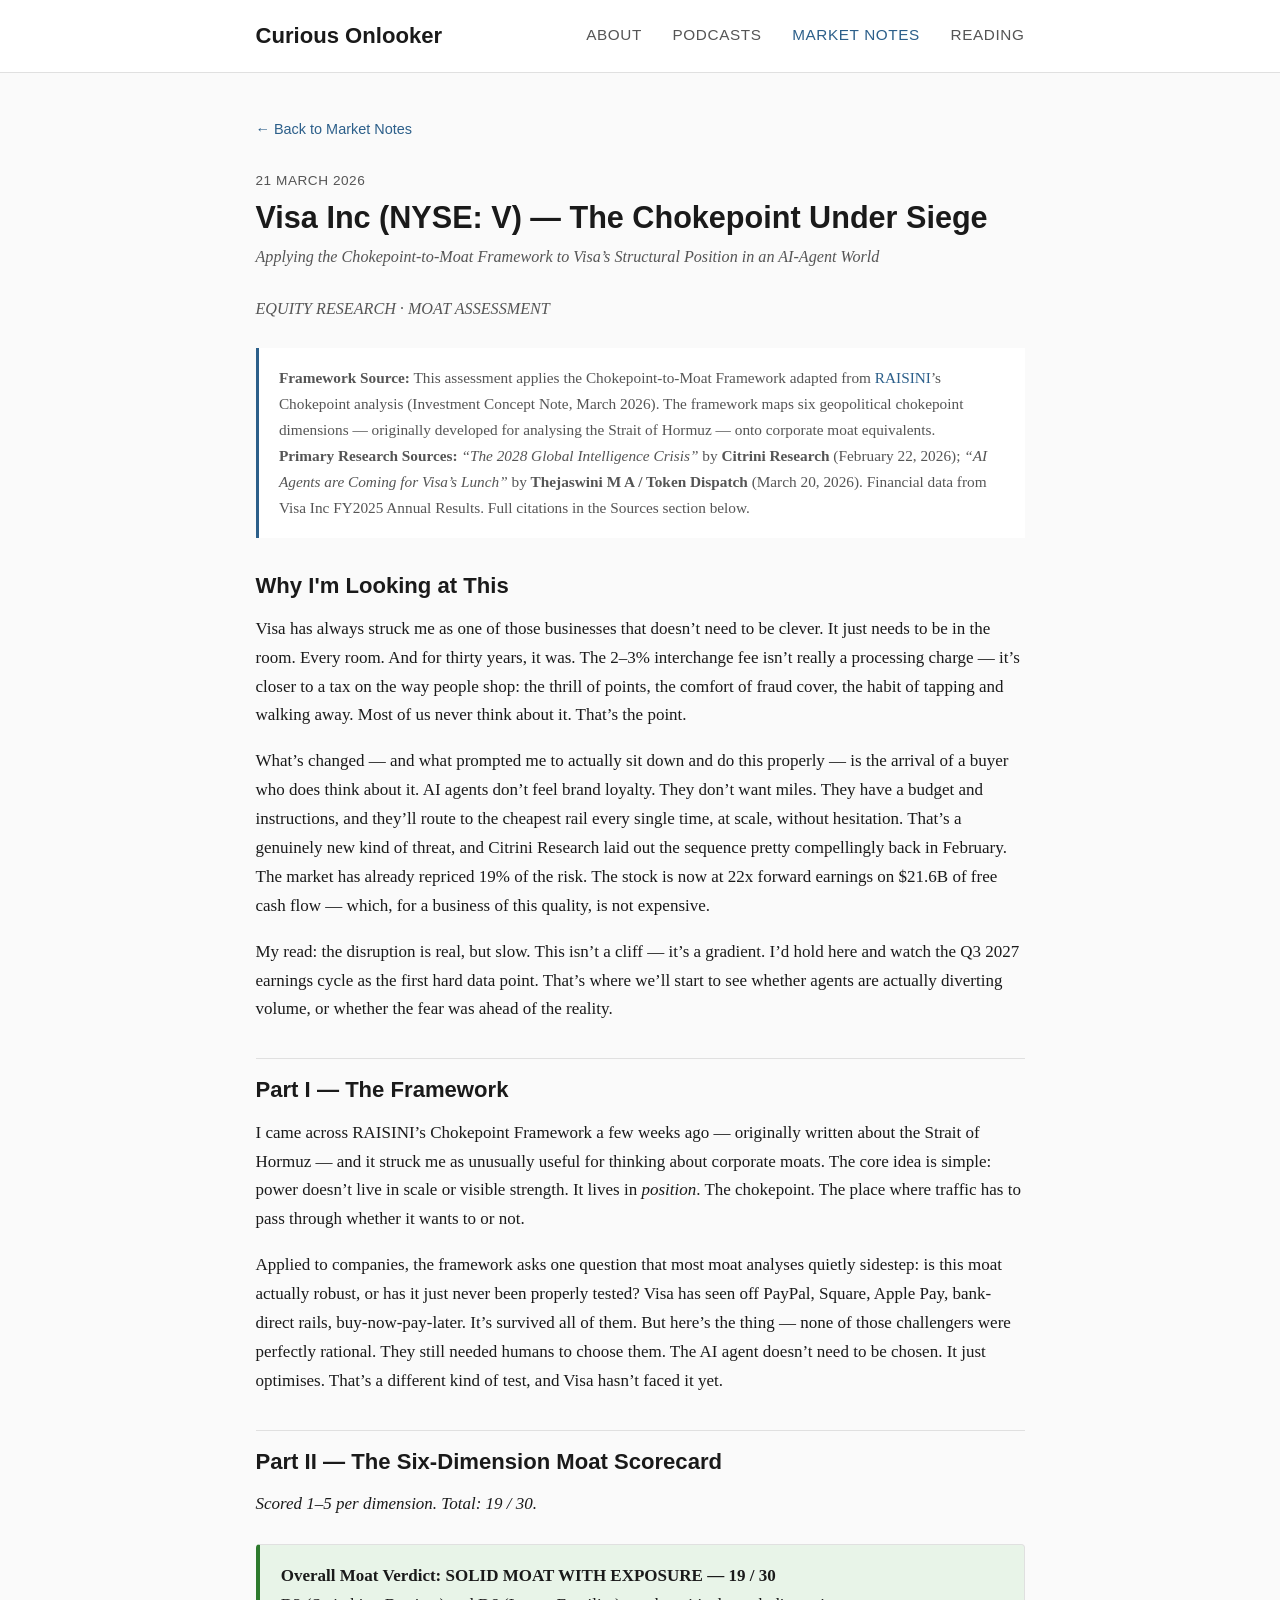
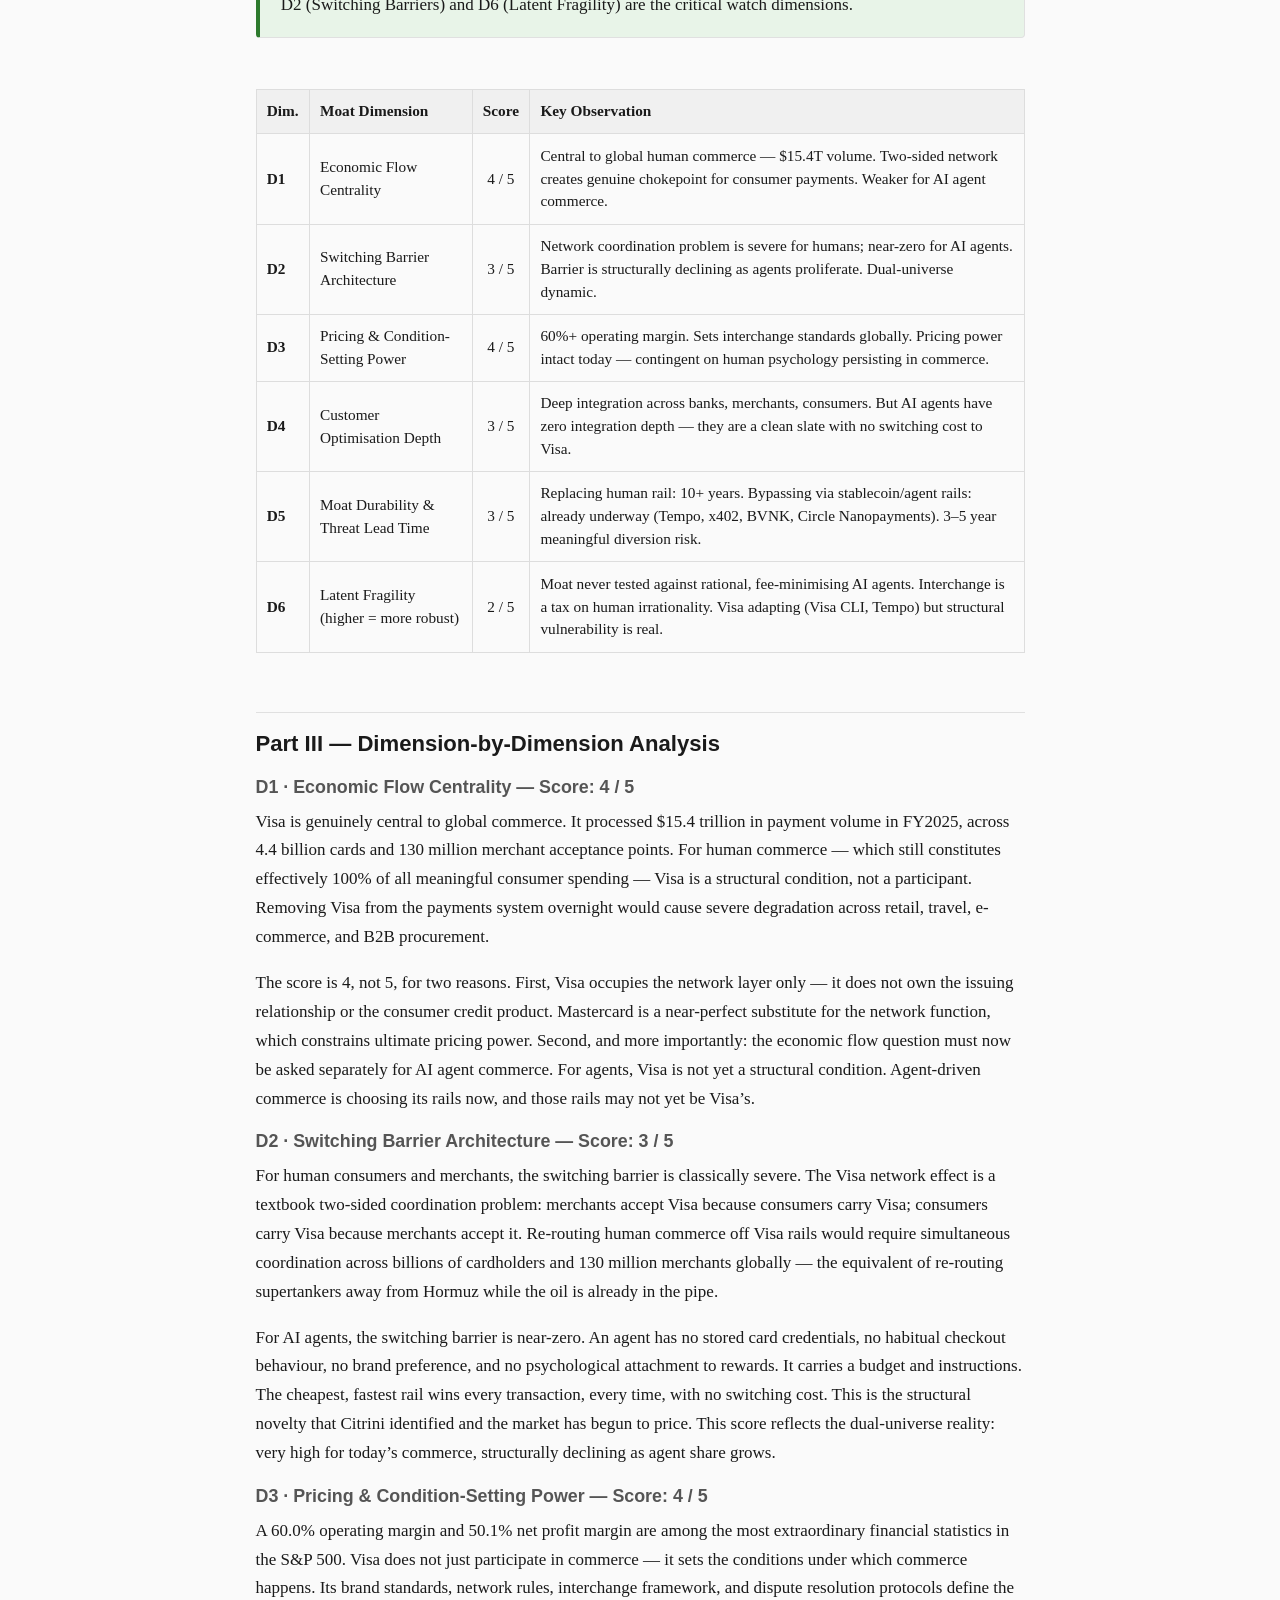
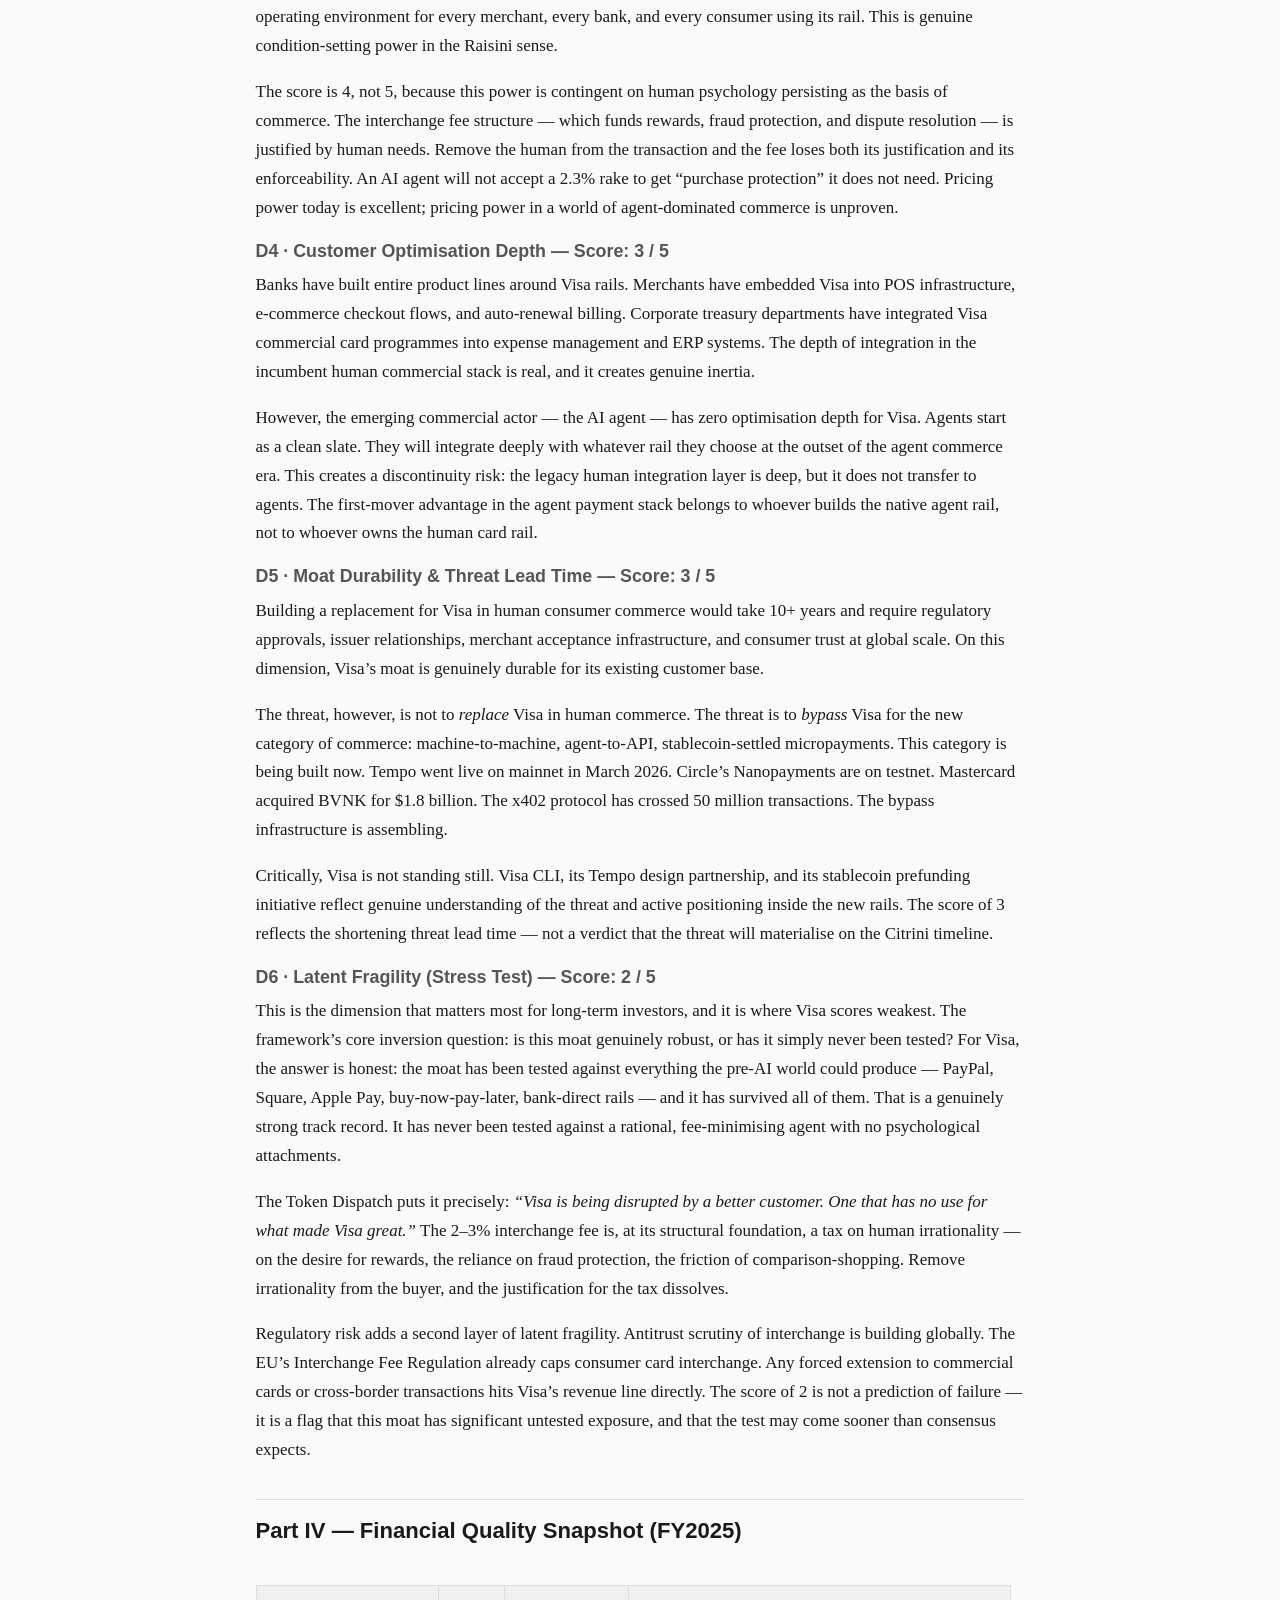
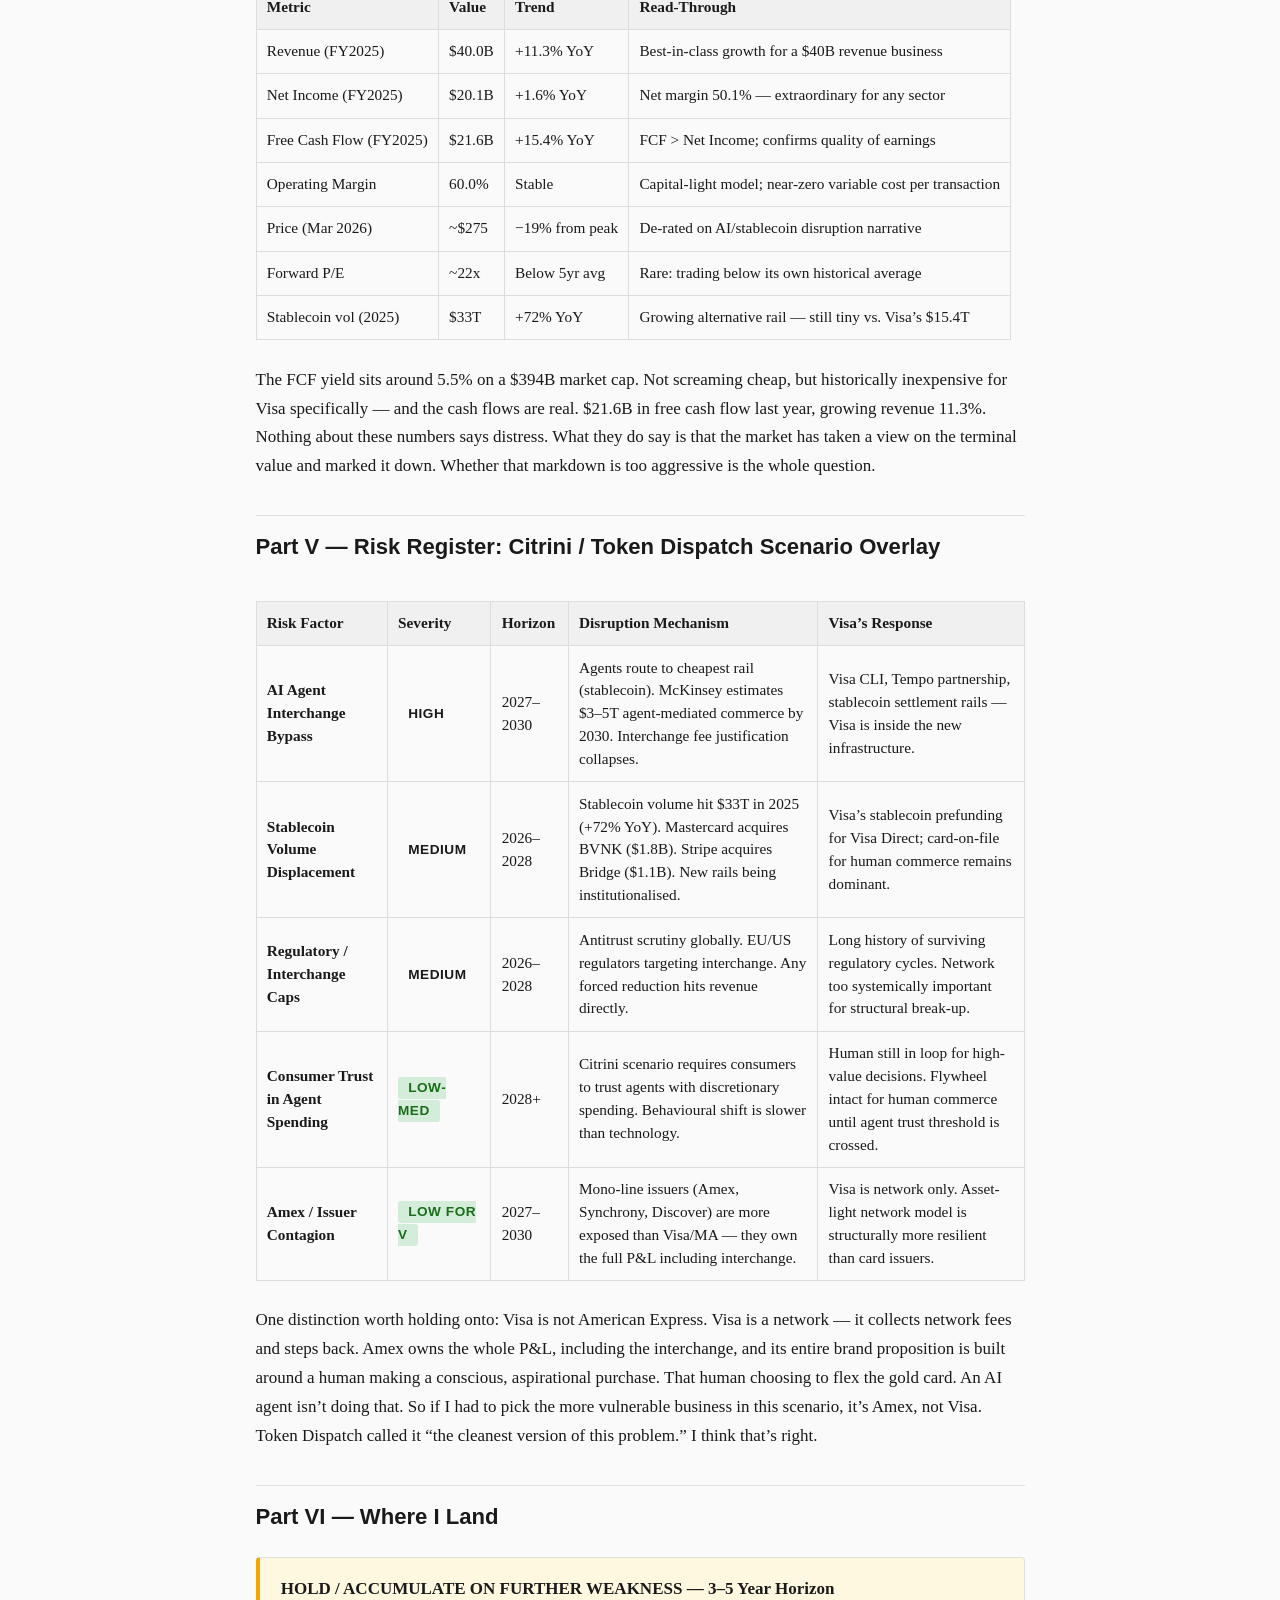
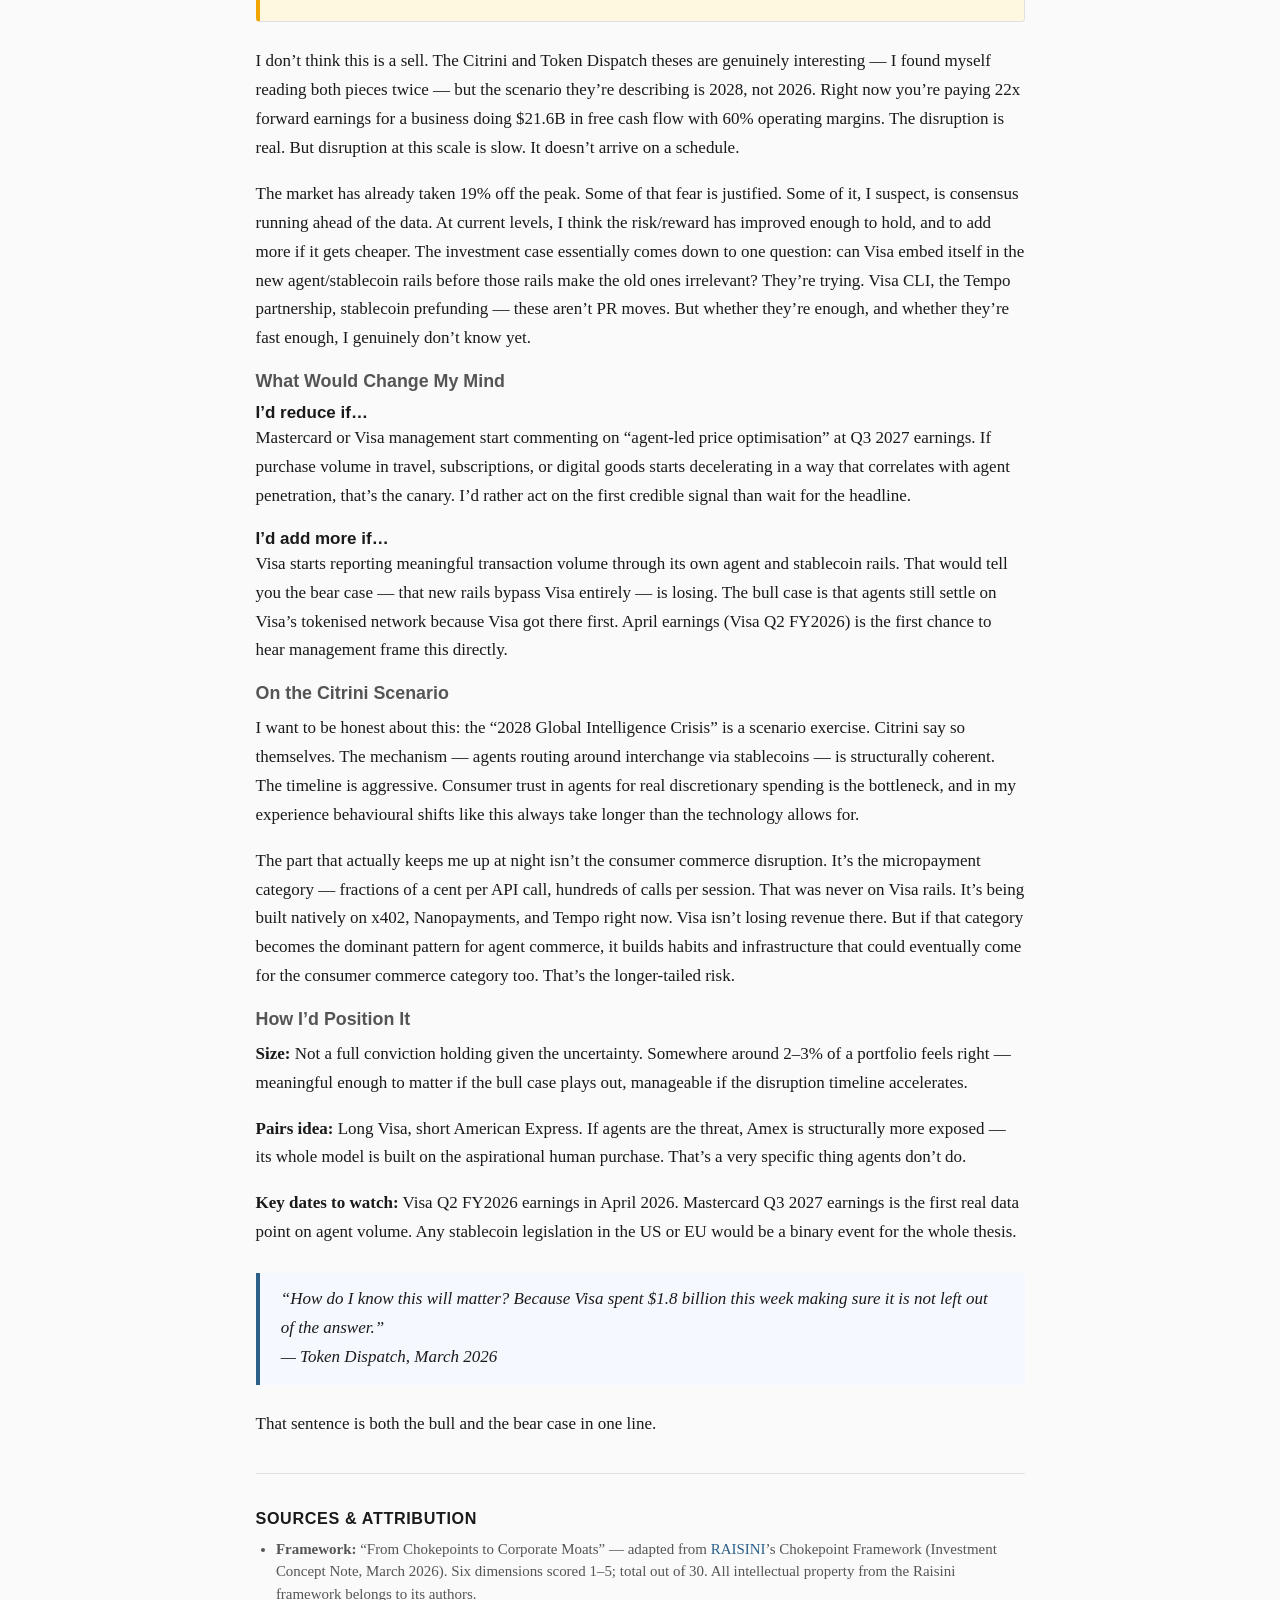
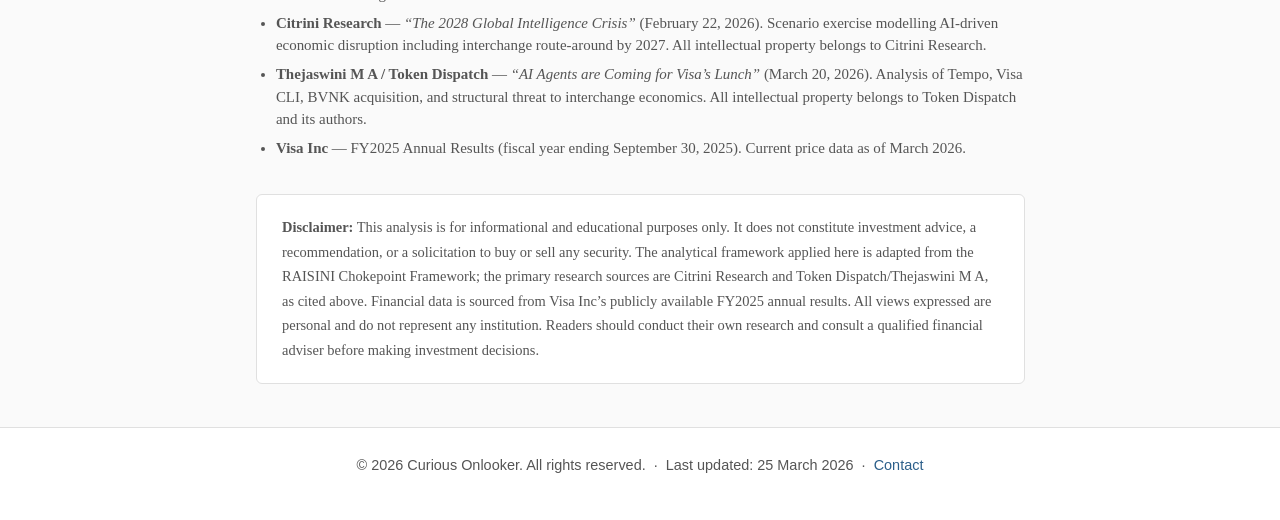
<file: visa-moat-assessment.html>
<!DOCTYPE html>
<html lang="en">
<head>
  <meta charset="UTF-8">
  <meta name="viewport" content="width=device-width, initial-scale=1.0">
  <title>Visa Inc: The Chokepoint Under Siege &mdash; Curious Onlooker</title>
  <link rel="stylesheet" href="css/style.css">
</head>
<body>
  <header>
    <div class="header-inner">
      <a href="index.html" class="site-title">Curious Onlooker</a>
      <button class="menu-toggle" aria-label="Menu">
        <span></span><span></span><span></span>
      </button>
      <nav>
        <ul>
          <li><a href="index.html">About</a></li>
          <li><a href="podcasts.html">Podcasts</a></li>
          <li><a href="market-notes.html" class="active">Market Notes</a></li>
          <li><a href="reading.html">Reading</a></li>
        </ul>
      </nav>
    </div>
  </header>

  <main>
    <div class="article-nav">
      <a href="market-notes.html">&larr; Back to Market Notes</a>
    </div>

    <article class="long-post">
      <p class="post-date">21 March 2026</p>
      <h1>Visa Inc (NYSE: V) &mdash; The Chokepoint Under Siege</h1>
      <p class="article-subtitle">Applying the Chokepoint-to-Moat Framework to Visa&rsquo;s Structural Position in an AI-Agent World</p>
      <p class="article-subtitle">EQUITY RESEARCH &middot; MOAT ASSESSMENT</p>

      <div class="article-attribution">
        <p><strong>Framework Source:</strong> This assessment applies the Chokepoint-to-Moat Framework adapted from <a href="https://raisini.substack.com/" target="_blank" rel="noopener">RAISINI</a>&rsquo;s Chokepoint analysis (Investment Concept Note, March 2026). The framework maps six geopolitical chokepoint dimensions &mdash; originally developed for analysing the Strait of Hormuz &mdash; onto corporate moat equivalents.</p>
        <p><strong>Primary Research Sources:</strong> <em>&ldquo;The 2028 Global Intelligence Crisis&rdquo;</em> by <strong>Citrini Research</strong> (February 22, 2026); <em>&ldquo;AI Agents are Coming for Visa&rsquo;s Lunch&rdquo;</em> by <strong>Thejaswini M A / Token Dispatch</strong> (March 20, 2026). Financial data from Visa Inc FY2025 Annual Results. Full citations in the Sources section below.</p>
      </div>

      <!-- One-Paragraph Thesis -->
      <h2>Why I'm Looking at This</h2>
      <p>Visa has always struck me as one of those businesses that doesn&rsquo;t need to be clever. It just needs to be in the room. Every room. And for thirty years, it was. The 2&ndash;3% interchange fee isn&rsquo;t really a processing charge &mdash; it&rsquo;s closer to a tax on the way people shop: the thrill of points, the comfort of fraud cover, the habit of tapping and walking away. Most of us never think about it. That&rsquo;s the point.</p>
      <p>What&rsquo;s changed &mdash; and what prompted me to actually sit down and do this properly &mdash; is the arrival of a buyer who does think about it. AI agents don&rsquo;t feel brand loyalty. They don&rsquo;t want miles. They have a budget and instructions, and they&rsquo;ll route to the cheapest rail every single time, at scale, without hesitation. That&rsquo;s a genuinely new kind of threat, and Citrini Research laid out the sequence pretty compellingly back in February. The market has already repriced 19% of the risk. The stock is now at 22x forward earnings on $21.6B of free cash flow &mdash; which, for a business of this quality, is not expensive.</p>
      <p>My read: the disruption is real, but slow. This isn&rsquo;t a cliff &mdash; it&rsquo;s a gradient. I&rsquo;d hold here and watch the Q3 2027 earnings cycle as the first hard data point. That&rsquo;s where we&rsquo;ll start to see whether agents are actually diverting volume, or whether the fear was ahead of the reality.</p>

      <!-- Part I -->
      <h2>Part I &mdash; The Framework</h2>
      <p>I came across RAISINI&rsquo;s Chokepoint Framework a few weeks ago &mdash; originally written about the Strait of Hormuz &mdash; and it struck me as unusually useful for thinking about corporate moats. The core idea is simple: power doesn&rsquo;t live in scale or visible strength. It lives in <em>position</em>. The chokepoint. The place where traffic has to pass through whether it wants to or not.</p>
      <p>Applied to companies, the framework asks one question that most moat analyses quietly sidestep: is this moat actually robust, or has it just never been properly tested? Visa has seen off PayPal, Square, Apple Pay, bank-direct rails, buy-now-pay-later. It&rsquo;s survived all of them. But here&rsquo;s the thing &mdash; none of those challengers were perfectly rational. They still needed humans to choose them. The AI agent doesn&rsquo;t need to be chosen. It just optimises. That&rsquo;s a different kind of test, and Visa hasn&rsquo;t faced it yet.</p>

      <!-- Part II -->
      <h2>Part II &mdash; The Six-Dimension Moat Scorecard</h2>
      <p><em>Scored 1&ndash;5 per dimension. Total: 19 / 30.</em></p>

      <div class="verdict" style="background:#e8f4e8; border-left: 4px solid #2d7a2d; padding: 1rem 1.25rem; margin: 1.5rem 0; border-radius: 4px;">
        <strong>Overall Moat Verdict: SOLID MOAT WITH EXPOSURE &mdash; 19 / 30</strong><br>
        D2 (Switching Barriers) and D6 (Latent Fragility) are the critical watch dimensions.
      </div>

      <div style="overflow-x:auto;">
        <table style="width:100%; border-collapse:collapse; font-size:0.9rem; margin: 1.5rem 0;">
          <thead>
            <tr style="background:#f0f0f0;">
              <th style="padding:0.6rem; border:1px solid #ddd; text-align:left;">Dim.</th>
              <th style="padding:0.6rem; border:1px solid #ddd; text-align:left;">Moat Dimension</th>
              <th style="padding:0.6rem; border:1px solid #ddd; text-align:center;">Score</th>
              <th style="padding:0.6rem; border:1px solid #ddd; text-align:left;">Key Observation</th>
            </tr>
          </thead>
          <tbody>
            <tr>
              <td style="padding:0.6rem; border:1px solid #ddd;"><strong>D1</strong></td>
              <td style="padding:0.6rem; border:1px solid #ddd;">Economic Flow Centrality</td>
              <td style="padding:0.6rem; border:1px solid #ddd; text-align:center;">4 / 5</td>
              <td style="padding:0.6rem; border:1px solid #ddd;">Central to global human commerce &mdash; $15.4T volume. Two-sided network creates genuine chokepoint for consumer payments. Weaker for AI agent commerce.</td>
            </tr>
            <tr style="background:#fafafa;">
              <td style="padding:0.6rem; border:1px solid #ddd;"><strong>D2</strong></td>
              <td style="padding:0.6rem; border:1px solid #ddd;">Switching Barrier Architecture</td>
              <td style="padding:0.6rem; border:1px solid #ddd; text-align:center;">3 / 5</td>
              <td style="padding:0.6rem; border:1px solid #ddd;">Network coordination problem is severe for humans; near-zero for AI agents. Barrier is structurally declining as agents proliferate. Dual-universe dynamic.</td>
            </tr>
            <tr>
              <td style="padding:0.6rem; border:1px solid #ddd;"><strong>D3</strong></td>
              <td style="padding:0.6rem; border:1px solid #ddd;">Pricing &amp; Condition-Setting Power</td>
              <td style="padding:0.6rem; border:1px solid #ddd; text-align:center;">4 / 5</td>
              <td style="padding:0.6rem; border:1px solid #ddd;">60%+ operating margin. Sets interchange standards globally. Pricing power intact today &mdash; contingent on human psychology persisting in commerce.</td>
            </tr>
            <tr style="background:#fafafa;">
              <td style="padding:0.6rem; border:1px solid #ddd;"><strong>D4</strong></td>
              <td style="padding:0.6rem; border:1px solid #ddd;">Customer Optimisation Depth</td>
              <td style="padding:0.6rem; border:1px solid #ddd; text-align:center;">3 / 5</td>
              <td style="padding:0.6rem; border:1px solid #ddd;">Deep integration across banks, merchants, consumers. But AI agents have zero integration depth &mdash; they are a clean slate with no switching cost to Visa.</td>
            </tr>
            <tr>
              <td style="padding:0.6rem; border:1px solid #ddd;"><strong>D5</strong></td>
              <td style="padding:0.6rem; border:1px solid #ddd;">Moat Durability &amp; Threat Lead Time</td>
              <td style="padding:0.6rem; border:1px solid #ddd; text-align:center;">3 / 5</td>
              <td style="padding:0.6rem; border:1px solid #ddd;">Replacing human rail: 10+ years. Bypassing via stablecoin/agent rails: already underway (Tempo, x402, BVNK, Circle Nanopayments). 3&ndash;5 year meaningful diversion risk.</td>
            </tr>
            <tr style="background:#fafafa;">
              <td style="padding:0.6rem; border:1px solid #ddd;"><strong>D6</strong></td>
              <td style="padding:0.6rem; border:1px solid #ddd;">Latent Fragility (higher = more robust)</td>
              <td style="padding:0.6rem; border:1px solid #ddd; text-align:center;">2 / 5</td>
              <td style="padding:0.6rem; border:1px solid #ddd;">Moat never tested against rational, fee-minimising AI agents. Interchange is a tax on human irrationality. Visa adapting (Visa CLI, Tempo) but structural vulnerability is real.</td>
            </tr>
          </tbody>
        </table>
      </div>

      <!-- Part III -->
      <h2>Part III &mdash; Dimension-by-Dimension Analysis</h2>

      <h3>D1 &middot; Economic Flow Centrality &mdash; Score: 4 / 5</h3>
      <p>Visa is genuinely central to global commerce. It processed $15.4 trillion in payment volume in FY2025, across 4.4 billion cards and 130 million merchant acceptance points. For human commerce &mdash; which still constitutes effectively 100% of all meaningful consumer spending &mdash; Visa is a structural condition, not a participant. Removing Visa from the payments system overnight would cause severe degradation across retail, travel, e-commerce, and B2B procurement.</p>
      <p>The score is 4, not 5, for two reasons. First, Visa occupies the network layer only &mdash; it does not own the issuing relationship or the consumer credit product. Mastercard is a near-perfect substitute for the network function, which constrains ultimate pricing power. Second, and more importantly: the economic flow question must now be asked separately for AI agent commerce. For agents, Visa is not yet a structural condition. Agent-driven commerce is choosing its rails now, and those rails may not yet be Visa&rsquo;s.</p>

      <h3>D2 &middot; Switching Barrier Architecture &mdash; Score: 3 / 5</h3>
      <p>For human consumers and merchants, the switching barrier is classically severe. The Visa network effect is a textbook two-sided coordination problem: merchants accept Visa because consumers carry Visa; consumers carry Visa because merchants accept it. Re-routing human commerce off Visa rails would require simultaneous coordination across billions of cardholders and 130 million merchants globally &mdash; the equivalent of re-routing supertankers away from Hormuz while the oil is already in the pipe.</p>
      <p>For AI agents, the switching barrier is near-zero. An agent has no stored card credentials, no habitual checkout behaviour, no brand preference, and no psychological attachment to rewards. It carries a budget and instructions. The cheapest, fastest rail wins every transaction, every time, with no switching cost. This is the structural novelty that Citrini identified and the market has begun to price. This score reflects the dual-universe reality: very high for today&rsquo;s commerce, structurally declining as agent share grows.</p>

      <h3>D3 &middot; Pricing &amp; Condition-Setting Power &mdash; Score: 4 / 5</h3>
      <p>A 60.0% operating margin and 50.1% net profit margin are among the most extraordinary financial statistics in the S&amp;P 500. Visa does not just participate in commerce &mdash; it sets the conditions under which commerce happens. Its brand standards, network rules, interchange framework, and dispute resolution protocols define the operating environment for every merchant, every bank, and every consumer using its rail. This is genuine condition-setting power in the Raisini sense.</p>
      <p>The score is 4, not 5, because this power is contingent on human psychology persisting as the basis of commerce. The interchange fee structure &mdash; which funds rewards, fraud protection, and dispute resolution &mdash; is justified by human needs. Remove the human from the transaction and the fee loses both its justification and its enforceability. An AI agent will not accept a 2.3% rake to get &ldquo;purchase protection&rdquo; it does not need. Pricing power today is excellent; pricing power in a world of agent-dominated commerce is unproven.</p>

      <h3>D4 &middot; Customer Optimisation Depth &mdash; Score: 3 / 5</h3>
      <p>Banks have built entire product lines around Visa rails. Merchants have embedded Visa into POS infrastructure, e-commerce checkout flows, and auto-renewal billing. Corporate treasury departments have integrated Visa commercial card programmes into expense management and ERP systems. The depth of integration in the incumbent human commercial stack is real, and it creates genuine inertia.</p>
      <p>However, the emerging commercial actor &mdash; the AI agent &mdash; has zero optimisation depth for Visa. Agents start as a clean slate. They will integrate deeply with whatever rail they choose at the outset of the agent commerce era. This creates a discontinuity risk: the legacy human integration layer is deep, but it does not transfer to agents. The first-mover advantage in the agent payment stack belongs to whoever builds the native agent rail, not to whoever owns the human card rail.</p>

      <h3>D5 &middot; Moat Durability &amp; Threat Lead Time &mdash; Score: 3 / 5</h3>
      <p>Building a replacement for Visa in human consumer commerce would take 10+ years and require regulatory approvals, issuer relationships, merchant acceptance infrastructure, and consumer trust at global scale. On this dimension, Visa&rsquo;s moat is genuinely durable for its existing customer base.</p>
      <p>The threat, however, is not to <em>replace</em> Visa in human commerce. The threat is to <em>bypass</em> Visa for the new category of commerce: machine-to-machine, agent-to-API, stablecoin-settled micropayments. This category is being built now. Tempo went live on mainnet in March 2026. Circle&rsquo;s Nanopayments are on testnet. Mastercard acquired BVNK for $1.8 billion. The x402 protocol has crossed 50 million transactions. The bypass infrastructure is assembling.</p>
      <p>Critically, Visa is not standing still. Visa CLI, its Tempo design partnership, and its stablecoin prefunding initiative reflect genuine understanding of the threat and active positioning inside the new rails. The score of 3 reflects the shortening threat lead time &mdash; not a verdict that the threat will materialise on the Citrini timeline.</p>

      <h3>D6 &middot; Latent Fragility (Stress Test) &mdash; Score: 2 / 5</h3>
      <p>This is the dimension that matters most for long-term investors, and it is where Visa scores weakest. The framework&rsquo;s core inversion question: is this moat genuinely robust, or has it simply never been tested? For Visa, the answer is honest: the moat has been tested against everything the pre-AI world could produce &mdash; PayPal, Square, Apple Pay, buy-now-pay-later, bank-direct rails &mdash; and it has survived all of them. That is a genuinely strong track record. It has never been tested against a rational, fee-minimising agent with no psychological attachments.</p>
      <p>The Token Dispatch puts it precisely: <em>&ldquo;Visa is being disrupted by a better customer. One that has no use for what made Visa great.&rdquo;</em> The 2&ndash;3% interchange fee is, at its structural foundation, a tax on human irrationality &mdash; on the desire for rewards, the reliance on fraud protection, the friction of comparison-shopping. Remove irrationality from the buyer, and the justification for the tax dissolves.</p>
      <p>Regulatory risk adds a second layer of latent fragility. Antitrust scrutiny of interchange is building globally. The EU&rsquo;s Interchange Fee Regulation already caps consumer card interchange. Any forced extension to commercial cards or cross-border transactions hits Visa&rsquo;s revenue line directly. The score of 2 is not a prediction of failure &mdash; it is a flag that this moat has significant untested exposure, and that the test may come sooner than consensus expects.</p>

      <!-- Part IV -->
      <h2>Part IV &mdash; Financial Quality Snapshot (FY2025)</h2>

      <div style="overflow-x:auto;">
        <table style="width:100%; border-collapse:collapse; font-size:0.9rem; margin: 1.5rem 0;">
          <thead>
            <tr style="background:#f0f0f0;">
              <th style="padding:0.6rem; border:1px solid #ddd; text-align:left;">Metric</th>
              <th style="padding:0.6rem; border:1px solid #ddd; text-align:left;">Value</th>
              <th style="padding:0.6rem; border:1px solid #ddd; text-align:left;">Trend</th>
              <th style="padding:0.6rem; border:1px solid #ddd; text-align:left;">Read-Through</th>
            </tr>
          </thead>
          <tbody>
            <tr>
              <td style="padding:0.6rem; border:1px solid #ddd;">Revenue (FY2025)</td>
              <td style="padding:0.6rem; border:1px solid #ddd;">$40.0B</td>
              <td style="padding:0.6rem; border:1px solid #ddd;">+11.3% YoY</td>
              <td style="padding:0.6rem; border:1px solid #ddd;">Best-in-class growth for a $40B revenue business</td>
            </tr>
            <tr style="background:#fafafa;">
              <td style="padding:0.6rem; border:1px solid #ddd;">Net Income (FY2025)</td>
              <td style="padding:0.6rem; border:1px solid #ddd;">$20.1B</td>
              <td style="padding:0.6rem; border:1px solid #ddd;">+1.6% YoY</td>
              <td style="padding:0.6rem; border:1px solid #ddd;">Net margin 50.1% &mdash; extraordinary for any sector</td>
            </tr>
            <tr>
              <td style="padding:0.6rem; border:1px solid #ddd;">Free Cash Flow (FY2025)</td>
              <td style="padding:0.6rem; border:1px solid #ddd;">$21.6B</td>
              <td style="padding:0.6rem; border:1px solid #ddd;">+15.4% YoY</td>
              <td style="padding:0.6rem; border:1px solid #ddd;">FCF &gt; Net Income; confirms quality of earnings</td>
            </tr>
            <tr style="background:#fafafa;">
              <td style="padding:0.6rem; border:1px solid #ddd;">Operating Margin</td>
              <td style="padding:0.6rem; border:1px solid #ddd;">60.0%</td>
              <td style="padding:0.6rem; border:1px solid #ddd;">Stable</td>
              <td style="padding:0.6rem; border:1px solid #ddd;">Capital-light model; near-zero variable cost per transaction</td>
            </tr>
            <tr>
              <td style="padding:0.6rem; border:1px solid #ddd;">Price (Mar 2026)</td>
              <td style="padding:0.6rem; border:1px solid #ddd;">~$275</td>
              <td style="padding:0.6rem; border:1px solid #ddd;">&minus;19% from peak</td>
              <td style="padding:0.6rem; border:1px solid #ddd;">De-rated on AI/stablecoin disruption narrative</td>
            </tr>
            <tr style="background:#fafafa;">
              <td style="padding:0.6rem; border:1px solid #ddd;">Forward P/E</td>
              <td style="padding:0.6rem; border:1px solid #ddd;">~22x</td>
              <td style="padding:0.6rem; border:1px solid #ddd;">Below 5yr avg</td>
              <td style="padding:0.6rem; border:1px solid #ddd;">Rare: trading below its own historical average</td>
            </tr>
            <tr>
              <td style="padding:0.6rem; border:1px solid #ddd;">Stablecoin vol (2025)</td>
              <td style="padding:0.6rem; border:1px solid #ddd;">$33T</td>
              <td style="padding:0.6rem; border:1px solid #ddd;">+72% YoY</td>
              <td style="padding:0.6rem; border:1px solid #ddd;">Growing alternative rail &mdash; still tiny vs. Visa&rsquo;s $15.4T</td>
            </tr>
          </tbody>
        </table>
      </div>

      <p>The FCF yield sits around 5.5% on a $394B market cap. Not screaming cheap, but historically inexpensive for Visa specifically &mdash; and the cash flows are real. $21.6B in free cash flow last year, growing revenue 11.3%. Nothing about these numbers says distress. What they do say is that the market has taken a view on the terminal value and marked it down. Whether that markdown is too aggressive is the whole question.</p>

      <!-- Part V -->
      <h2>Part V &mdash; Risk Register: Citrini / Token Dispatch Scenario Overlay</h2>

      <div style="overflow-x:auto;">
        <table style="width:100%; border-collapse:collapse; font-size:0.9rem; margin: 1.5rem 0;">
          <thead>
            <tr style="background:#f0f0f0;">
              <th style="padding:0.6rem; border:1px solid #ddd; text-align:left;">Risk Factor</th>
              <th style="padding:0.6rem; border:1px solid #ddd; text-align:left;">Severity</th>
              <th style="padding:0.6rem; border:1px solid #ddd; text-align:left;">Horizon</th>
              <th style="padding:0.6rem; border:1px solid #ddd; text-align:left;">Disruption Mechanism</th>
              <th style="padding:0.6rem; border:1px solid #ddd; text-align:left;">Visa&rsquo;s Response</th>
            </tr>
          </thead>
          <tbody>
            <tr>
              <td style="padding:0.6rem; border:1px solid #ddd;"><strong>AI Agent Interchange Bypass</strong></td>
              <td style="padding:0.6rem; border:1px solid #ddd;"><span class="flag red">HIGH</span></td>
              <td style="padding:0.6rem; border:1px solid #ddd;">2027&ndash;2030</td>
              <td style="padding:0.6rem; border:1px solid #ddd;">Agents route to cheapest rail (stablecoin). McKinsey estimates $3&ndash;5T agent-mediated commerce by 2030. Interchange fee justification collapses.</td>
              <td style="padding:0.6rem; border:1px solid #ddd;">Visa CLI, Tempo partnership, stablecoin settlement rails &mdash; Visa is inside the new infrastructure.</td>
            </tr>
            <tr style="background:#fafafa;">
              <td style="padding:0.6rem; border:1px solid #ddd;"><strong>Stablecoin Volume Displacement</strong></td>
              <td style="padding:0.6rem; border:1px solid #ddd;"><span class="flag amber">MEDIUM</span></td>
              <td style="padding:0.6rem; border:1px solid #ddd;">2026&ndash;2028</td>
              <td style="padding:0.6rem; border:1px solid #ddd;">Stablecoin volume hit $33T in 2025 (+72% YoY). Mastercard acquires BVNK ($1.8B). Stripe acquires Bridge ($1.1B). New rails being institutionalised.</td>
              <td style="padding:0.6rem; border:1px solid #ddd;">Visa&rsquo;s stablecoin prefunding for Visa Direct; card-on-file for human commerce remains dominant.</td>
            </tr>
            <tr>
              <td style="padding:0.6rem; border:1px solid #ddd;"><strong>Regulatory / Interchange Caps</strong></td>
              <td style="padding:0.6rem; border:1px solid #ddd;"><span class="flag amber">MEDIUM</span></td>
              <td style="padding:0.6rem; border:1px solid #ddd;">2026&ndash;2028</td>
              <td style="padding:0.6rem; border:1px solid #ddd;">Antitrust scrutiny globally. EU/US regulators targeting interchange. Any forced reduction hits revenue directly.</td>
              <td style="padding:0.6rem; border:1px solid #ddd;">Long history of surviving regulatory cycles. Network too systemically important for structural break-up.</td>
            </tr>
            <tr style="background:#fafafa;">
              <td style="padding:0.6rem; border:1px solid #ddd;"><strong>Consumer Trust in Agent Spending</strong></td>
              <td style="padding:0.6rem; border:1px solid #ddd;"><span class="flag" style="background:#d4edda; color:#1a6e1a;">LOW-MED</span></td>
              <td style="padding:0.6rem; border:1px solid #ddd;">2028+</td>
              <td style="padding:0.6rem; border:1px solid #ddd;">Citrini scenario requires consumers to trust agents with discretionary spending. Behavioural shift is slower than technology.</td>
              <td style="padding:0.6rem; border:1px solid #ddd;">Human still in loop for high-value decisions. Flywheel intact for human commerce until agent trust threshold is crossed.</td>
            </tr>
            <tr>
              <td style="padding:0.6rem; border:1px solid #ddd;"><strong>Amex / Issuer Contagion</strong></td>
              <td style="padding:0.6rem; border:1px solid #ddd;"><span class="flag" style="background:#d4edda; color:#1a6e1a;">LOW for V</span></td>
              <td style="padding:0.6rem; border:1px solid #ddd;">2027&ndash;2030</td>
              <td style="padding:0.6rem; border:1px solid #ddd;">Mono-line issuers (Amex, Synchrony, Discover) are more exposed than Visa/MA &mdash; they own the full P&amp;L including interchange.</td>
              <td style="padding:0.6rem; border:1px solid #ddd;">Visa is network only. Asset-light network model is structurally more resilient than card issuers.</td>
            </tr>
          </tbody>
        </table>
      </div>

      <p>One distinction worth holding onto: Visa is not American Express. Visa is a network &mdash; it collects network fees and steps back. Amex owns the whole P&amp;L, including the interchange, and its entire brand proposition is built around a human making a conscious, aspirational purchase. That human choosing to flex the gold card. An AI agent isn&rsquo;t doing that. So if I had to pick the more vulnerable business in this scenario, it&rsquo;s Amex, not Visa. Token Dispatch called it &ldquo;the cleanest version of this problem.&rdquo; I think that&rsquo;s right.</p>

      <!-- Part VI -->
      <h2>Part VI &mdash; Where I Land</h2>

      <div class="verdict" style="background:#fff8e1; border-left: 4px solid #f0a500; padding: 1rem 1.25rem; margin: 1.5rem 0; border-radius: 4px;">
        <strong>HOLD / ACCUMULATE ON FURTHER WEAKNESS &mdash; 3&ndash;5 Year Horizon</strong>
      </div>

      <p>I don&rsquo;t think this is a sell. The Citrini and Token Dispatch theses are genuinely interesting &mdash; I found myself reading both pieces twice &mdash; but the scenario they&rsquo;re describing is 2028, not 2026. Right now you&rsquo;re paying 22x forward earnings for a business doing $21.6B in free cash flow with 60% operating margins. The disruption is real. But disruption at this scale is slow. It doesn&rsquo;t arrive on a schedule.</p>
      <p>The market has already taken 19% off the peak. Some of that fear is justified. Some of it, I suspect, is consensus running ahead of the data. At current levels, I think the risk/reward has improved enough to hold, and to add more if it gets cheaper. The investment case essentially comes down to one question: can Visa embed itself in the new agent/stablecoin rails before those rails make the old ones irrelevant? They&rsquo;re trying. Visa CLI, the Tempo partnership, stablecoin prefunding &mdash; these aren&rsquo;t PR moves. But whether they&rsquo;re enough, and whether they&rsquo;re fast enough, I genuinely don&rsquo;t know yet.</p>

      <h3>What Would Change My Mind</h3>

      <h4>I&rsquo;d reduce if&hellip;</h4>
      <p>Mastercard or Visa management start commenting on &ldquo;agent-led price optimisation&rdquo; at Q3 2027 earnings. If purchase volume in travel, subscriptions, or digital goods starts decelerating in a way that correlates with agent penetration, that&rsquo;s the canary. I&rsquo;d rather act on the first credible signal than wait for the headline.</p>

      <h4>I&rsquo;d add more if&hellip;</h4>
      <p>Visa starts reporting meaningful transaction volume through its own agent and stablecoin rails. That would tell you the bear case &mdash; that new rails bypass Visa entirely &mdash; is losing. The bull case is that agents still settle on Visa&rsquo;s tokenised network because Visa got there first. April earnings (Visa Q2 FY2026) is the first chance to hear management frame this directly.</p>

      <h3>On the Citrini Scenario</h3>
      <p>I want to be honest about this: the &ldquo;2028 Global Intelligence Crisis&rdquo; is a scenario exercise. Citrini say so themselves. The mechanism &mdash; agents routing around interchange via stablecoins &mdash; is structurally coherent. The timeline is aggressive. Consumer trust in agents for real discretionary spending is the bottleneck, and in my experience behavioural shifts like this always take longer than the technology allows for.</p>
      <p>The part that actually keeps me up at night isn&rsquo;t the consumer commerce disruption. It&rsquo;s the micropayment category &mdash; fractions of a cent per API call, hundreds of calls per session. That was never on Visa rails. It&rsquo;s being built natively on x402, Nanopayments, and Tempo right now. Visa isn&rsquo;t losing revenue there. But if that category becomes the dominant pattern for agent commerce, it builds habits and infrastructure that could eventually come for the consumer commerce category too. That&rsquo;s the longer-tailed risk.</p>

      <h3>How I&rsquo;d Position It</h3>
      <p><strong>Size:</strong> Not a full conviction holding given the uncertainty. Somewhere around 2&ndash;3% of a portfolio feels right &mdash; meaningful enough to matter if the bull case plays out, manageable if the disruption timeline accelerates.</p>
      <p><strong>Pairs idea:</strong> Long Visa, short American Express. If agents are the threat, Amex is structurally more exposed &mdash; its whole model is built on the aspirational human purchase. That&rsquo;s a very specific thing agents don&rsquo;t do.</p>
      <p><strong>Key dates to watch:</strong> Visa Q2 FY2026 earnings in April 2026. Mastercard Q3 2027 earnings is the first real data point on agent volume. Any stablecoin legislation in the US or EU would be a binary event for the whole thesis.</p>

      <blockquote style="border-left: 4px solid #2c5f8a; margin: 1.5rem 0; padding: 0.75rem 1.25rem; background: #f5f9ff; font-style: italic;">
        &ldquo;How do I know this will matter? Because Visa spent $1.8 billion this week making sure it is not left out of the answer.&rdquo;<br>
        <cite>&mdash; Token Dispatch, March 2026</cite>
      </blockquote>
      <p>That sentence is both the bull and the bear case in one line.</p>

      <!-- Sources -->
      <div class="sources">
        <h3>Sources &amp; Attribution</h3>
        <ul>
          <li><strong>Framework:</strong> &ldquo;From Chokepoints to Corporate Moats&rdquo; &mdash; adapted from <a href="https://raisini.substack.com/" target="_blank" rel="noopener">RAISINI</a>&rsquo;s Chokepoint Framework (Investment Concept Note, March 2026). Six dimensions scored 1&ndash;5; total out of 30. All intellectual property from the Raisini framework belongs to its authors.</li>
          <li><strong>Citrini Research</strong> &mdash; <em>&ldquo;The 2028 Global Intelligence Crisis&rdquo;</em> (February 22, 2026). Scenario exercise modelling AI-driven economic disruption including interchange route-around by 2027. All intellectual property belongs to Citrini Research.</li>
          <li><strong>Thejaswini M A / Token Dispatch</strong> &mdash; <em>&ldquo;AI Agents are Coming for Visa&rsquo;s Lunch&rdquo;</em> (March 20, 2026). Analysis of Tempo, Visa CLI, BVNK acquisition, and structural threat to interchange economics. All intellectual property belongs to Token Dispatch and its authors.</li>
          <li><strong>Visa Inc</strong> &mdash; FY2025 Annual Results (fiscal year ending September 30, 2025). Current price data as of March 2026.</li>
        </ul>
      </div>

      <!-- Disclaimer -->
      <div class="disclaimer">
        <p><strong>Disclaimer:</strong> This analysis is for informational and educational purposes only. It does not constitute investment advice, a recommendation, or a solicitation to buy or sell any security. The analytical framework applied here is adapted from the RAISINI Chokepoint Framework; the primary research sources are Citrini Research and Token Dispatch/Thejaswini M A, as cited above. Financial data is sourced from Visa Inc&rsquo;s publicly available FY2025 annual results. All views expressed are personal and do not represent any institution. Readers should conduct their own research and consult a qualified financial adviser before making investment decisions.</p>
      </div>

    </article>
  </main>

  <footer>
    <p>&copy; 2026 Curious Onlooker. All rights reserved. &nbsp;&middot;&nbsp; Last updated: 25 March 2026 &nbsp;&middot;&nbsp; <a href="mailto:huanggongwu@gmail.com">Contact</a></p>
  </footer>

  <script src="js/main.js"></script>
</body>
</html>
</file>
<file: css/style.css>
/* ===== Reset & Base ===== */
*, *::before, *::after {
  margin: 0;
  padding: 0;
  box-sizing: border-box;
}

:root {
  --text: #1a1a1a;
  --text-light: #555;
  --bg: #fafafa;
  --white: #ffffff;
  --accent: #2c5f8a;
  --accent-hover: #1e4468;
  --border: #e0e0e0;
  --max-width: 820px;
}

html {
  font-size: 17px;
  scroll-behavior: smooth;
}

body {
  font-family: 'Georgia', 'Times New Roman', serif;
  color: var(--text);
  background: var(--bg);
  line-height: 1.7;
  min-height: 100vh;
  display: flex;
  flex-direction: column;
}

/* ===== Typography ===== */
h1, h2, h3, h4 {
  font-family: -apple-system, BlinkMacSystemFont, 'Segoe UI', Helvetica, Arial, sans-serif;
  font-weight: 600;
  line-height: 1.3;
}

h1 { font-size: 2.2rem; margin-bottom: 0.5rem; }
h2 { font-size: 1.5rem; margin-bottom: 1rem; color: var(--text); }
h3 { font-size: 1.15rem; margin-bottom: 0.5rem; }

a {
  color: var(--accent);
  text-decoration: none;
  transition: color 0.2s;
}

a:hover {
  color: var(--accent-hover);
  text-decoration: underline;
}

p { margin-bottom: 1rem; }

/* ===== Header & Nav ===== */
header {
  background: var(--white);
  border-bottom: 1px solid var(--border);
  position: sticky;
  top: 0;
  z-index: 100;
}

.header-inner {
  max-width: var(--max-width);
  margin: 0 auto;
  padding: 1rem 1.5rem;
  display: flex;
  justify-content: space-between;
  align-items: center;
}

.site-title {
  font-family: -apple-system, BlinkMacSystemFont, 'Segoe UI', Helvetica, Arial, sans-serif;
  font-size: 1.3rem;
  font-weight: 700;
  color: var(--text);
  text-decoration: none;
}

.site-title:hover {
  color: var(--accent);
  text-decoration: none;
}

nav ul {
  list-style: none;
  display: flex;
  gap: 1.8rem;
}

nav a {
  font-family: -apple-system, BlinkMacSystemFont, 'Segoe UI', Helvetica, Arial, sans-serif;
  font-size: 0.9rem;
  color: var(--text-light);
  text-transform: uppercase;
  letter-spacing: 0.04em;
  font-weight: 500;
}

nav a:hover,
nav a.active {
  color: var(--accent);
  text-decoration: none;
}

/* Hamburger menu (mobile) */
.menu-toggle {
  display: none;
  background: none;
  border: none;
  cursor: pointer;
  padding: 0.5rem;
}

.menu-toggle span {
  display: block;
  width: 22px;
  height: 2px;
  background: var(--text);
  margin: 5px 0;
  transition: all 0.3s;
}

/* ===== Main Content ===== */
main {
  max-width: var(--max-width);
  margin: 0 auto;
  padding: 2.5rem 1.5rem;
  flex: 1;
  width: 100%;
}

/* ===== Hero (Home Page) ===== */
.hero {
  text-align: center;
  padding: 3rem 0 2rem;
  border-bottom: 1px solid var(--border);
  margin-bottom: 2.5rem;
}

.hero h1 {
  font-size: 2.8rem;
  letter-spacing: -0.02em;
}

.hero .tagline {
  font-size: 1.1rem;
  color: var(--text-light);
  font-style: italic;
  margin-top: 0.5rem;
}

/* ===== About Section ===== */
.about-section {
  max-width: 640px;
  margin: 0 auto;
}

.about-section p {
  font-size: 1.05rem;
}

/* ===== Page Header ===== */
.page-header {
  border-bottom: 1px solid var(--border);
  padding-bottom: 1rem;
  margin-bottom: 2rem;
}

.page-header p {
  color: var(--text-light);
  font-size: 1rem;
}

/* ===== Cards (Podcasts, Reading) ===== */
.card-grid {
  display: grid;
  gap: 1.5rem;
}

.card {
  background: var(--white);
  border: 1px solid var(--border);
  border-radius: 6px;
  padding: 1.5rem;
  transition: box-shadow 0.2s;
}

.card:hover {
  box-shadow: 0 2px 12px rgba(0,0,0,0.06);
}

.card h3 a {
  color: var(--text);
}

.card h3 a:hover {
  color: var(--accent);
}

.card p {
  color: var(--text-light);
  font-size: 0.95rem;
  margin-bottom: 0;
}

.card .meta {
  font-family: -apple-system, BlinkMacSystemFont, 'Segoe UI', Helvetica, Arial, sans-serif;
  font-size: 0.8rem;
  color: var(--text-light);
  text-transform: uppercase;
  letter-spacing: 0.03em;
  margin-bottom: 0.5rem;
}

/* ===== Blog Posts (Market Notes) ===== */
.post {
  border-bottom: 1px solid var(--border);
  padding-bottom: 2rem;
  margin-bottom: 2rem;
}

.post:last-child {
  border-bottom: none;
}

.post-date {
  font-family: -apple-system, BlinkMacSystemFont, 'Segoe UI', Helvetica, Arial, sans-serif;
  font-size: 0.8rem;
  color: var(--text-light);
  text-transform: uppercase;
  letter-spacing: 0.04em;
  margin-bottom: 0.3rem;
}

.post h2 {
  margin-bottom: 0.8rem;
  font-size: 1.4rem;
}

.post p {
  font-size: 1rem;
}

/* ===== Reading List Categories ===== */
.reading-category {
  margin-bottom: 2.5rem;
}

.reading-category h2 {
  font-size: 1.2rem;
  text-transform: uppercase;
  letter-spacing: 0.05em;
  color: var(--text-light);
  border-bottom: 2px solid var(--accent);
  display: inline-block;
  padding-bottom: 0.2rem;
  margin-bottom: 1.2rem;
}

/* ===== Podcast Digest ===== */
.digest-week {
  margin-bottom: 3rem;
}

.digest-header {
  display: flex;
  justify-content: space-between;
  align-items: baseline;
  border-bottom: 2px solid var(--accent);
  padding-bottom: 0.5rem;
  margin-bottom: 1.5rem;
}

.digest-header h2 {
  margin-bottom: 0;
}

.digest-count {
  font-family: -apple-system, BlinkMacSystemFont, 'Segoe UI', Helvetica, Arial, sans-serif;
  font-size: 0.85rem;
  color: var(--text-light);
}

.themes-section {
  background: var(--white);
  border: 1px solid var(--border);
  border-radius: 6px;
  padding: 1.5rem;
  margin-bottom: 2rem;
}

.section-label {
  font-size: 0.85rem;
  text-transform: uppercase;
  letter-spacing: 0.06em;
  color: var(--accent);
  margin-bottom: 1.2rem;
  font-family: -apple-system, BlinkMacSystemFont, 'Segoe UI', Helvetica, Arial, sans-serif;
}

.theme {
  margin-bottom: 1rem;
  padding-bottom: 1rem;
  border-bottom: 1px solid var(--border);
}

.theme:last-child {
  margin-bottom: 0;
  padding-bottom: 0;
  border-bottom: none;
}

.theme h4 {
  font-size: 1rem;
  margin-bottom: 0.3rem;
  color: var(--text);
}

.theme p {
  font-size: 0.95rem;
  color: var(--text-light);
  margin-bottom: 0;
}

.episode-card {
  display: flex;
  gap: 1rem;
  background: var(--white);
  border: 1px solid var(--border);
  border-radius: 6px;
  padding: 1.5rem;
  margin-bottom: 1rem;
  transition: box-shadow 0.2s;
}

.episode-card:hover {
  box-shadow: 0 2px 12px rgba(0,0,0,0.06);
}

.episode-number {
  font-family: -apple-system, BlinkMacSystemFont, 'Segoe UI', Helvetica, Arial, sans-serif;
  font-size: 1.5rem;
  font-weight: 700;
  color: var(--border);
  min-width: 2rem;
  text-align: center;
  padding-top: 0.2rem;
}

.episode-content {
  flex: 1;
}

.episode-content h3 {
  margin-bottom: 0.3rem;
}

.episode-detail {
  font-family: -apple-system, BlinkMacSystemFont, 'Segoe UI', Helvetica, Arial, sans-serif;
  font-size: 0.8rem;
  color: var(--text-light);
  margin-bottom: 0.3rem;
}

.episode-title {
  font-style: italic;
  font-size: 0.95rem;
  color: var(--text);
  margin-bottom: 0.8rem;
}

.takeaways {
  list-style: disc;
  padding-left: 1.2rem;
  margin-bottom: 0.8rem;
}

.takeaways li {
  font-size: 0.92rem;
  color: var(--text-light);
  margin-bottom: 0.4rem;
  line-height: 1.6;
}

.also-recent {
  font-size: 0.85rem;
  color: var(--text-light);
  margin-bottom: 0;
  padding-top: 0.5rem;
  border-top: 1px solid var(--border);
}

.disclaimer {
  background: var(--white);
  border: 1px solid var(--border);
  border-radius: 6px;
  padding: 1.2rem 1.5rem;
  margin-top: 2rem;
  font-size: 0.85rem;
  color: var(--text-light);
}

.disclaimer p {
  margin-bottom: 0.5rem;
}

.disclaimer p:last-child {
  margin-bottom: 0;
}

@media (max-width: 640px) {
  .digest-header {
    flex-direction: column;
    gap: 0.3rem;
  }

  .episode-card {
    flex-direction: column;
    gap: 0;
  }

  .episode-number {
    text-align: left;
  }
}

/* ===== Long-Form Article ===== */
.article-nav {
  margin-bottom: 1.5rem;
}

.article-nav a {
  font-family: -apple-system, BlinkMacSystemFont, 'Segoe UI', Helvetica, Arial, sans-serif;
  font-size: 0.85rem;
}

.long-post h1 {
  font-size: 1.8rem;
  margin-bottom: 0.3rem;
}

.article-subtitle {
  font-style: italic;
  color: var(--text-light);
  font-size: 0.95rem;
  margin-bottom: 1.5rem;
}

.article-attribution {
  background: var(--white);
  border-left: 3px solid var(--accent);
  padding: 1rem 1.2rem;
  margin-bottom: 2rem;
  font-size: 0.9rem;
  color: var(--text-light);
}

.article-attribution p {
  margin-bottom: 0;
}

.long-post h2 {
  font-size: 1.3rem;
  margin-top: 2rem;
  margin-bottom: 0.8rem;
  padding-top: 1rem;
  border-top: 1px solid var(--border);
}

.long-post h2:first-of-type {
  border-top: none;
  padding-top: 0;
}

.long-post h3 {
  font-size: 1.05rem;
  margin-top: 1rem;
  margin-bottom: 0.5rem;
  color: var(--text-light);
}

.verdict {
  background: var(--white);
  border: 1px solid var(--border);
  border-radius: 6px;
  padding: 1rem 1.2rem;
  margin: 1rem 0 1.5rem;
}

.verdict h4 {
  font-size: 0.95rem;
  margin-bottom: 0.4rem;
}

.verdict p {
  font-size: 0.92rem;
  margin-bottom: 0.5rem;
}

.verdict p:last-child {
  margin-bottom: 0;
}

.flag {
  font-family: -apple-system, BlinkMacSystemFont, 'Segoe UI', Helvetica, Arial, sans-serif;
  font-size: 0.8rem;
  font-weight: 600;
  text-transform: uppercase;
  letter-spacing: 0.04em;
  padding: 0.2rem 0.6rem;
  border-radius: 3px;
}

.flag-red {
  background: #fde8e8;
  color: #b91c1c;
}

.flag-amber {
  background: #fef3cd;
  color: #92400e;
}

.flag-green {
  background: #dcfce7;
  color: #166534;
}

.pattern-list h3 {
  color: var(--text);
  margin-top: 1.2rem;
}

.pattern-list p {
  font-size: 0.95rem;
}

/* ===== Tables ===== */
table {
  width: 100%;
  border-collapse: collapse;
  font-size: 0.88rem;
  margin-bottom: 1.5rem;
  overflow-x: auto;
  display: block;
}

thead tr {
  background: #f0f4f8;
  text-align: left;
}

th, td {
  padding: 0.5rem 0.7rem;
  border: 1px solid var(--border);
  line-height: 1.5;
}

tbody tr:nth-child(even) {
  background: var(--bg);
}

@media (max-width: 640px) {
  table {
    font-size: 0.8rem;
  }
  th, td {
    padding: 0.35rem 0.5rem;
  }
}

.sources {
  margin-top: 2rem;
  padding-top: 1rem;
  border-top: 1px solid var(--border);
}

.sources h3 {
  color: var(--text);
  font-size: 0.95rem;
  text-transform: uppercase;
  letter-spacing: 0.04em;
}

.sources ul {
  list-style: disc;
  padding-left: 1.2rem;
}

.sources li {
  font-size: 0.88rem;
  color: var(--text-light);
  margin-bottom: 0.4rem;
  line-height: 1.5;
}

/* ===== Footer ===== */
footer {
  border-top: 1px solid var(--border);
  padding: 1.5rem;
  text-align: center;
  font-family: -apple-system, BlinkMacSystemFont, 'Segoe UI', Helvetica, Arial, sans-serif;
  font-size: 0.85rem;
  color: var(--text-light);
  background: var(--white);
}

/* ===== Mobile ===== */
@media (max-width: 640px) {
  html { font-size: 16px; }

  .hero h1 { font-size: 2rem; }

  .menu-toggle { display: block; }

  nav ul {
    display: none;
    flex-direction: column;
    position: absolute;
    top: 100%;
    left: 0;
    right: 0;
    background: var(--white);
    border-bottom: 1px solid var(--border);
    padding: 1rem 1.5rem;
    gap: 1rem;
  }

  nav ul.open {
    display: flex;
  }

  .header-inner {
    position: relative;
  }
}
</file>
